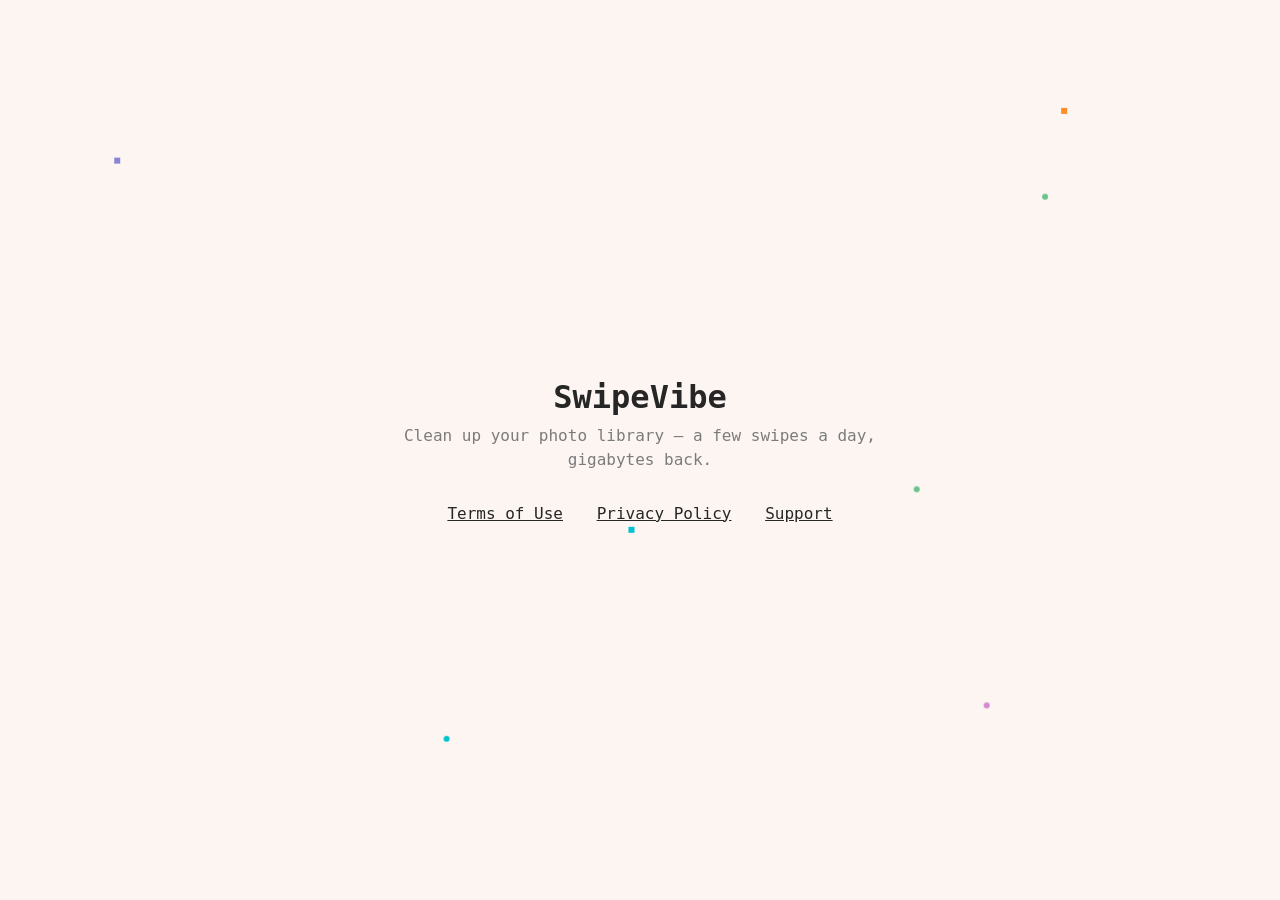
<file: index.html>
<!doctype html>
<html lang="en">
<head>
  <meta charset="utf-8">
  <meta name="viewport" content="width=device-width, initial-scale=1">
  <meta http-equiv="Content-Security-Policy" content="default-src 'self'; script-src 'self'; style-src 'self' 'unsafe-inline'; img-src 'self' data:; object-src 'none'; base-uri 'none'; form-action 'none'">
  <meta name="referrer" content="strict-origin-when-cross-origin">
  <title>SwipeVibe — Clean Up Photos</title>
  <meta name="description" content="SwipeVibe: clean up your photo library with a few swipes a day.">
  <style>
    body {
      margin: 0;
      min-height: 100vh;
      display: grid;
      place-items: center;
      background: #FCF5F2;
      color: #262626;
      font-family: ui-monospace, "SF Mono", Menlo, Consolas, monospace;
    }
    main { position: relative; z-index: 1; max-width: 560px; padding: 48px 24px; text-align: center; }
    h1 { font-size: 32px; margin: 0 0 8px; }
    p { font-size: 16px; line-height: 1.5; margin: 0 0 32px; color: #7B7B7B; }
    nav a { display: inline-block; margin: 0 12px; color: #262626; }
    .floating-shapes { position: fixed; inset: 0; pointer-events: none; z-index: 0; overflow: hidden; }
  </style>
</head>
<body>
  <main>
    <h1>SwipeVibe</h1>
    <p>Clean up your photo library — a few swipes a day, gigabytes back.</p>
    <nav>
      <a href="/terms.html">Terms of Use</a>
      <a href="/privacy.html">Privacy Policy</a>
      <a href="mailto:deep.value4u@gmail.com">Support</a>
    </nav>
  </main>
  <script src="/shapes.js" defer></script>
</body>
</html>
</file>
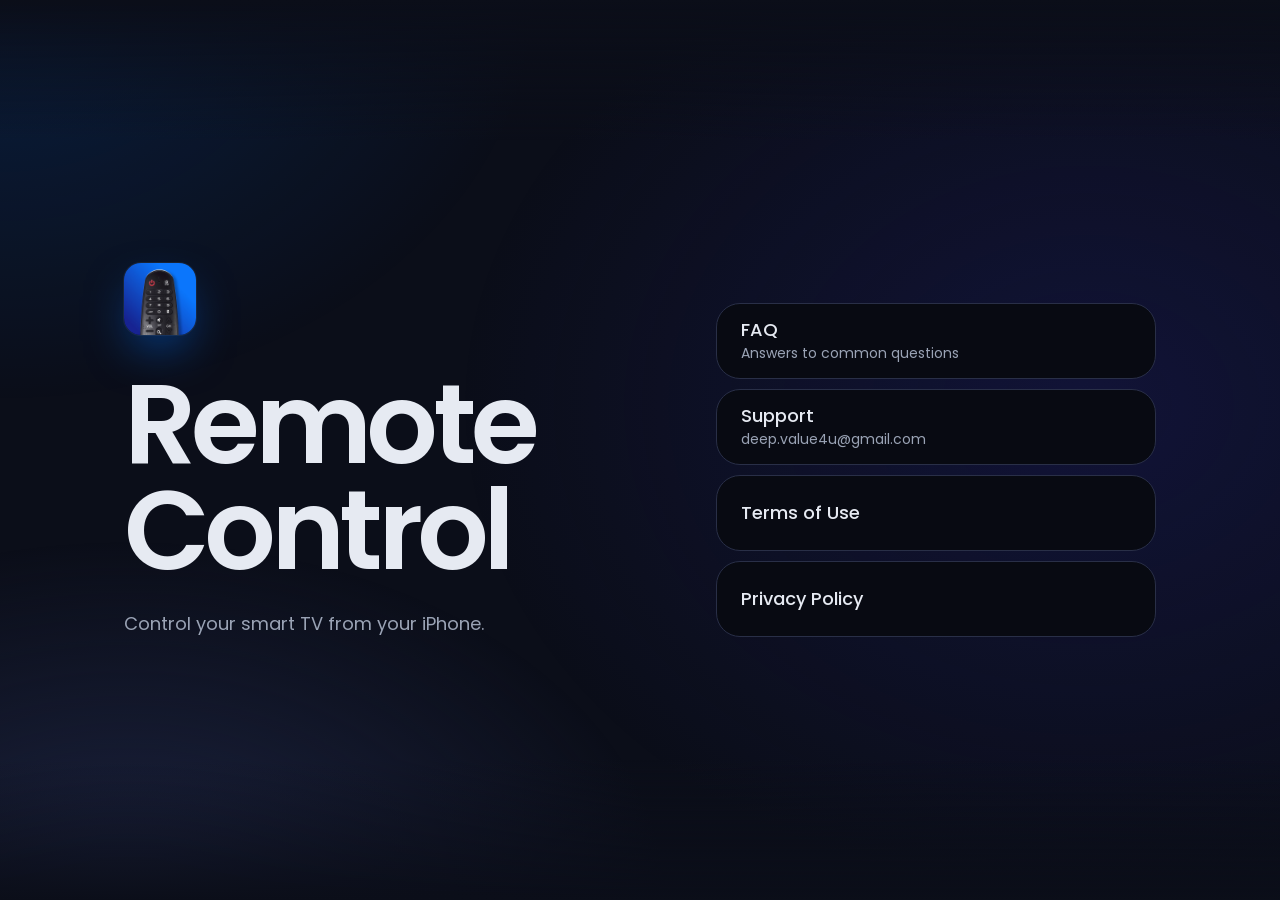
<file: remote-control/index.html>
<!doctype html>
<html lang="en">
<head>
  <meta charset="utf-8">
  <meta name="viewport" content="width=device-width, initial-scale=1">
  <meta http-equiv="Content-Security-Policy" content="default-src 'self'; script-src 'self'; style-src 'self'; img-src 'self' data:; object-src 'none'; base-uri 'none'; form-action 'none'">
  <meta name="referrer" content="strict-origin-when-cross-origin">
  <meta name="theme-color" content="#0B0E19">
  <title>Remote Control — Smart TV Remote</title>
  <meta name="description" content="Remote Control: control your Smart TV from your iPhone over your home Wi-Fi.">
  <link rel="icon" href="icon.png">
  <link rel="stylesheet" href="style.css">
</head>
<body class="landing">
  <main>
    <div class="intro">
      <img class="app-icon" src="icon.png" alt="" width="72" height="72">
      <h1><span>Remote</span> <span>Control</span></h1>
      <p class="tagline">Control your smart TV from your iPhone.</p>
    </div>
    <nav class="menu" aria-label="Help and legal">
      <a href="faq.html"><strong>FAQ</strong><span>Answers to common questions</span></a>
      <a href="mailto:deep.value4u@gmail.com"><strong>Support</strong><span>deep.value4u@gmail.com</span></a>
      <a href="terms.html"><strong>Terms of Use</strong></a>
      <a href="privacy.html"><strong>Privacy Policy</strong></a>
    </nav>
  </main>
</body>
</html>
</file>
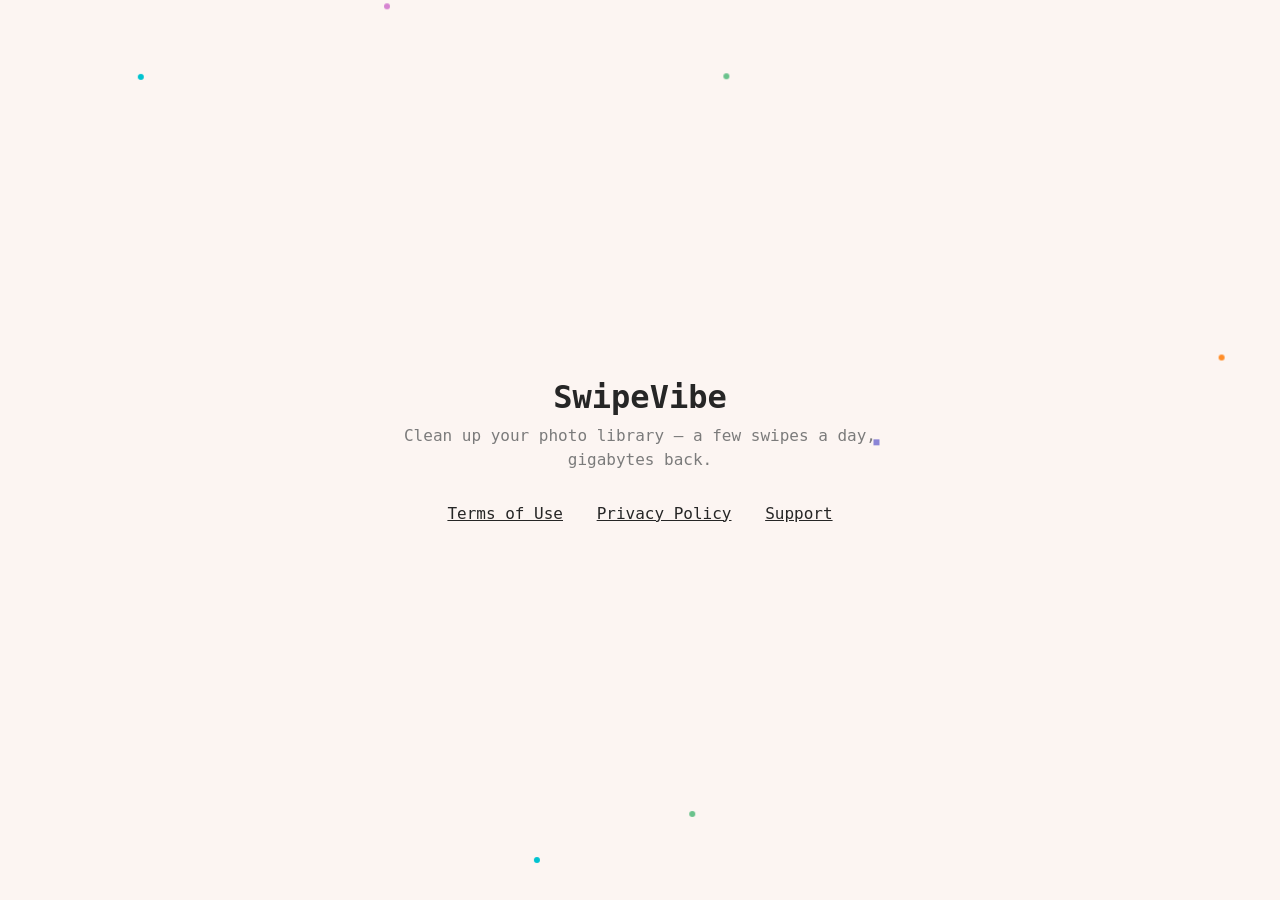
<file: swipe-vibe/index.html>
<!doctype html>
<html lang="en">
<head>
  <meta charset="utf-8">
  <meta name="viewport" content="width=device-width, initial-scale=1">
  <meta http-equiv="Content-Security-Policy" content="default-src 'self'; script-src 'self'; style-src 'self' 'unsafe-inline'; img-src 'self' data:; object-src 'none'; base-uri 'none'; form-action 'none'">
  <meta name="referrer" content="strict-origin-when-cross-origin">
  <title>SwipeVibe — Clean Up Photos</title>
  <meta name="description" content="SwipeVibe: clean up your photo library with a few swipes a day.">
  <style>
    body {
      margin: 0;
      min-height: 100vh;
      display: grid;
      place-items: center;
      background: #FCF5F2;
      color: #262626;
      font-family: ui-monospace, "SF Mono", Menlo, Consolas, monospace;
    }
    main { position: relative; z-index: 1; max-width: 560px; padding: 48px 24px; text-align: center; }
    h1 { font-size: 32px; margin: 0 0 8px; }
    p { font-size: 16px; line-height: 1.5; margin: 0 0 32px; color: #7B7B7B; }
    nav a { display: inline-block; margin: 0 12px; color: #262626; }
    .floating-shapes { position: fixed; inset: 0; pointer-events: none; z-index: 0; overflow: hidden; }
  </style>
</head>
<body>
  <main>
    <h1>SwipeVibe</h1>
    <p>Clean up your photo library — a few swipes a day, gigabytes back.</p>
    <nav>
      <a href="terms.html">Terms of Use</a>
      <a href="privacy.html">Privacy Policy</a>
      <a href="mailto:deep.value4u@gmail.com">Support</a>
    </nav>
  </main>
  <script src="shapes.js" defer></script>
</body>
</html>
</file>
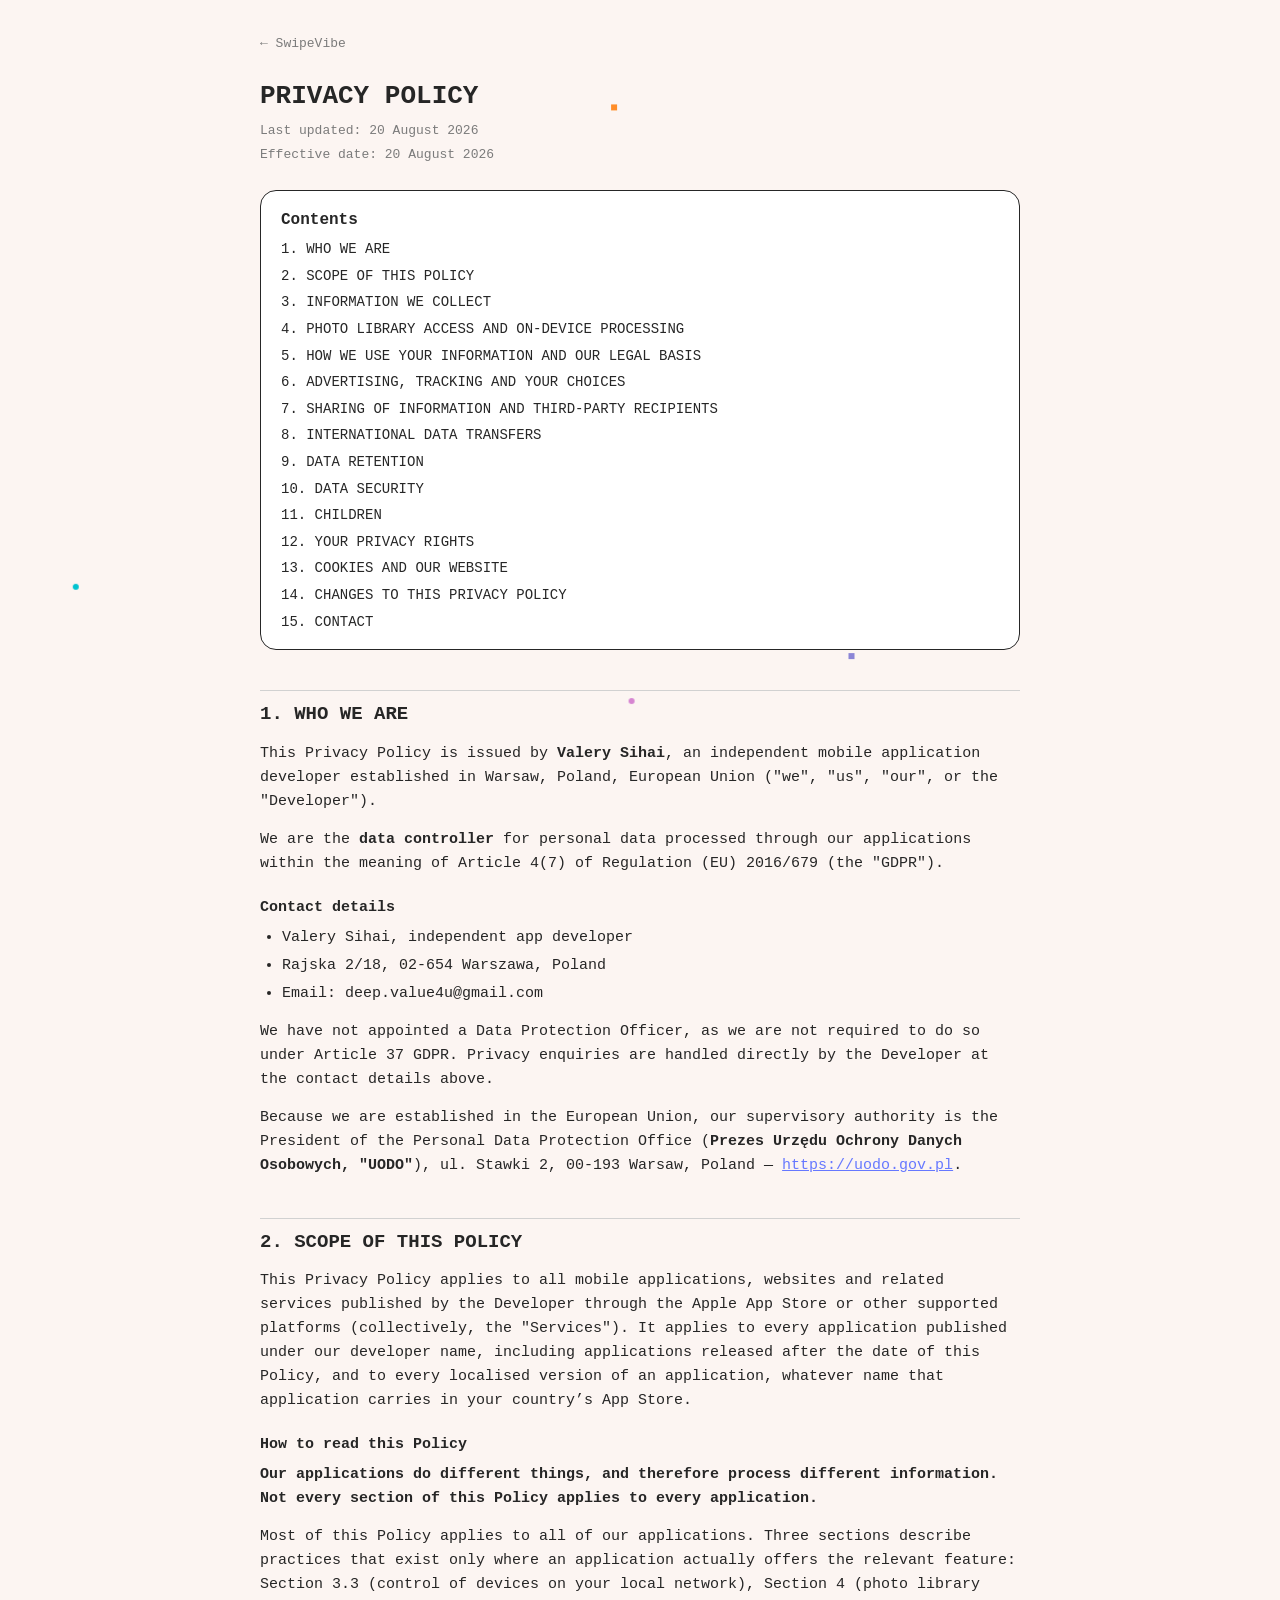
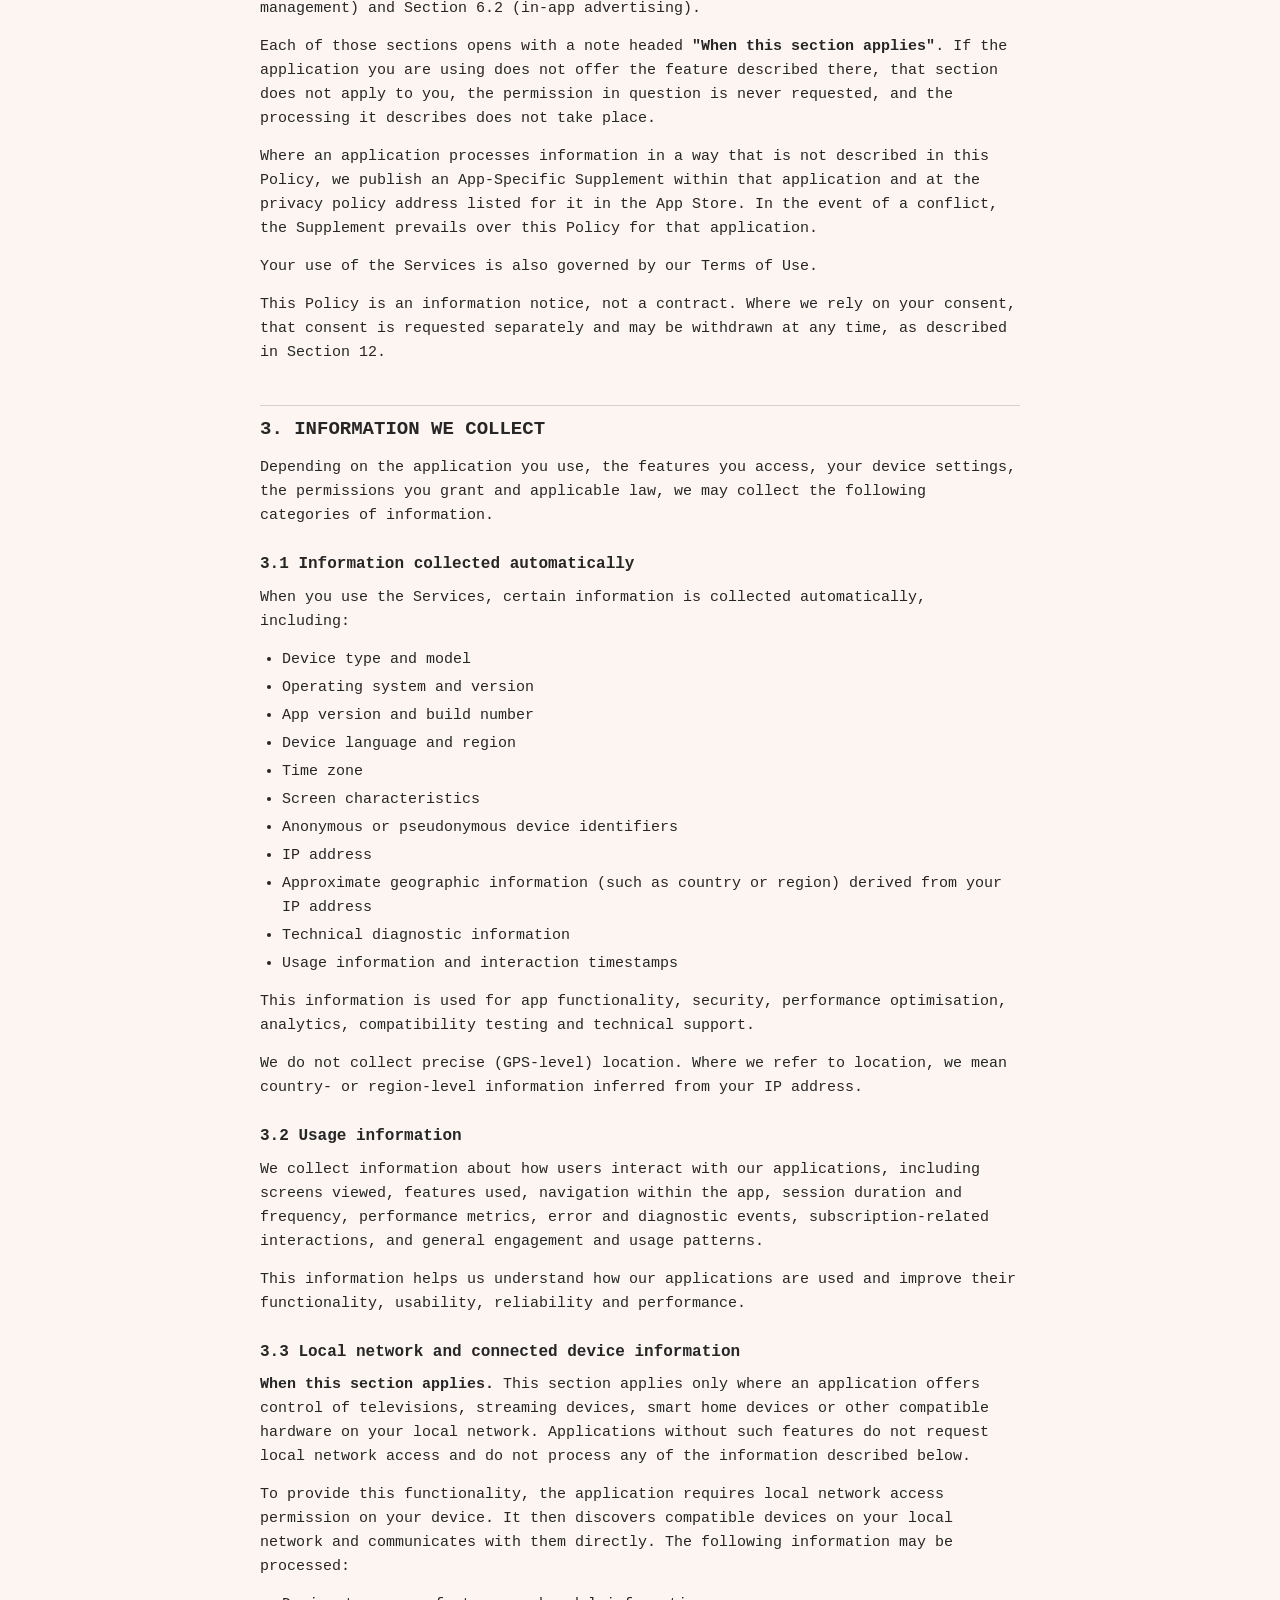
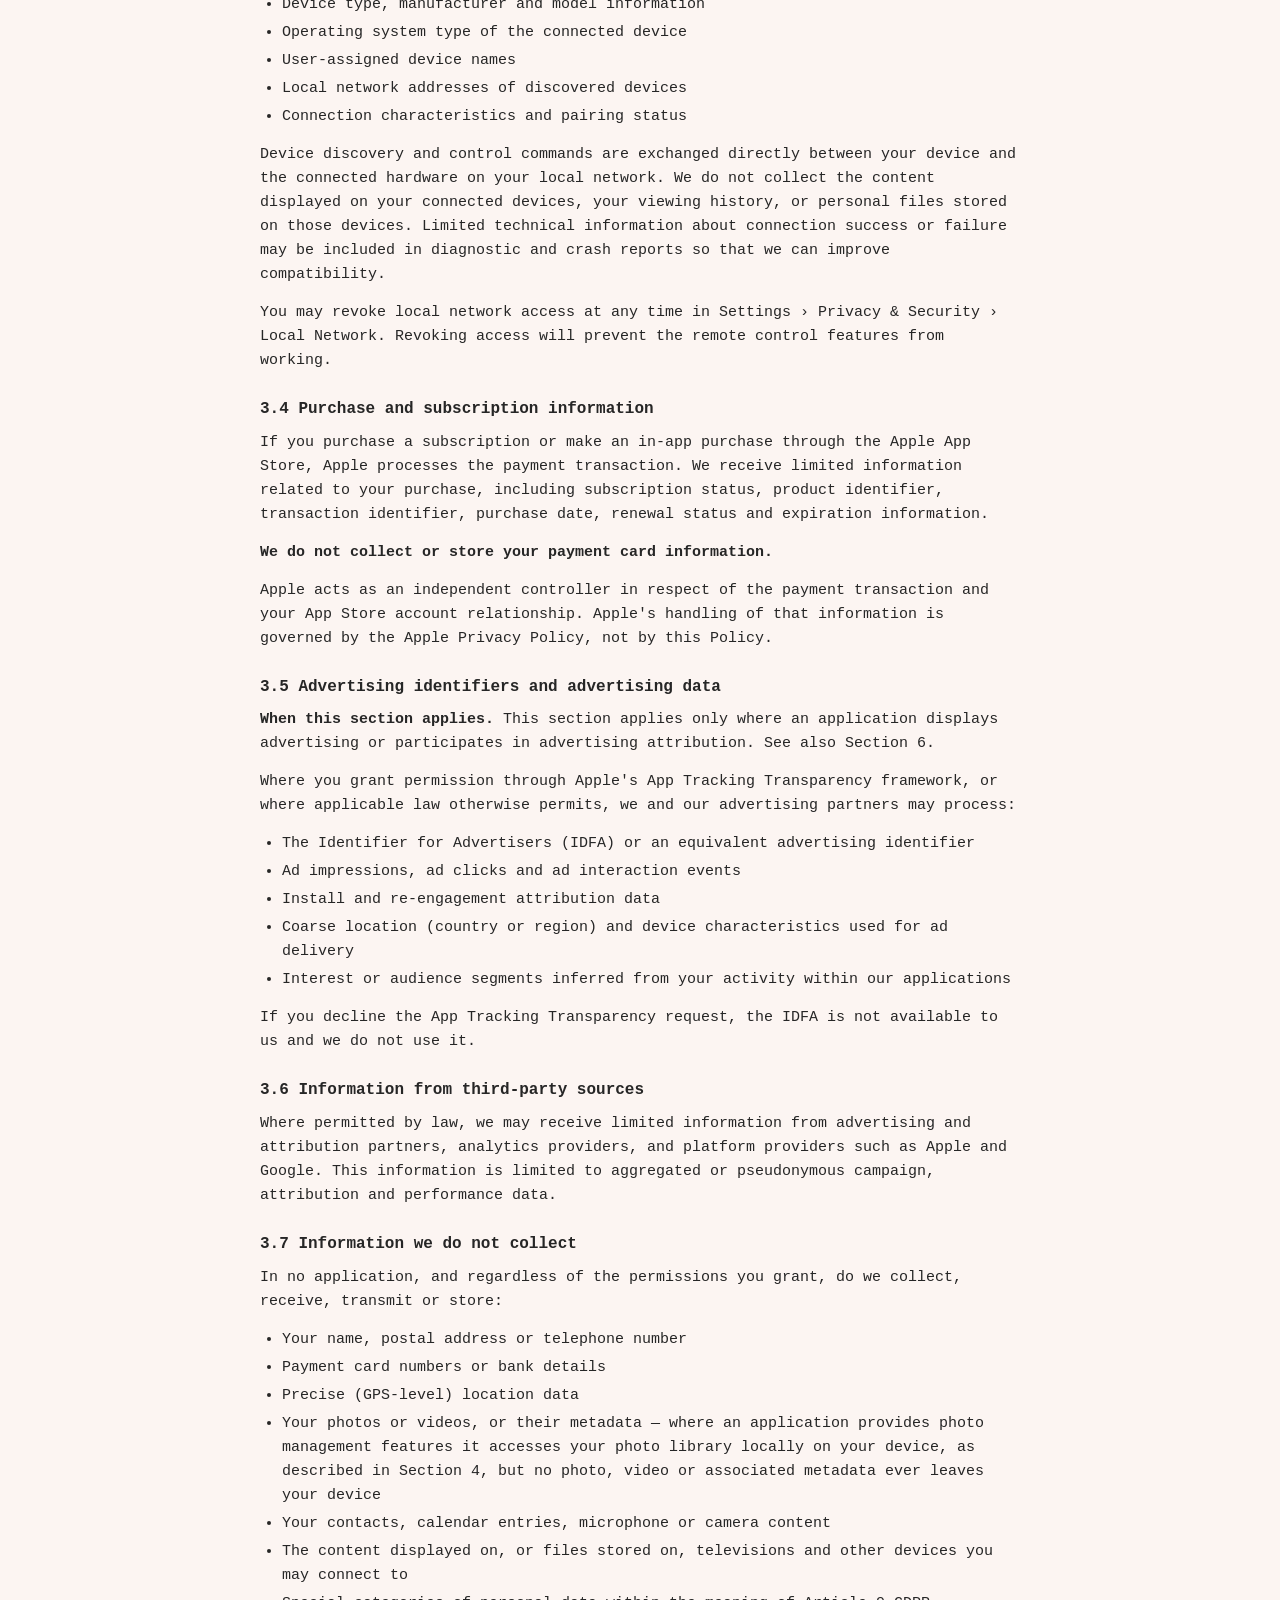
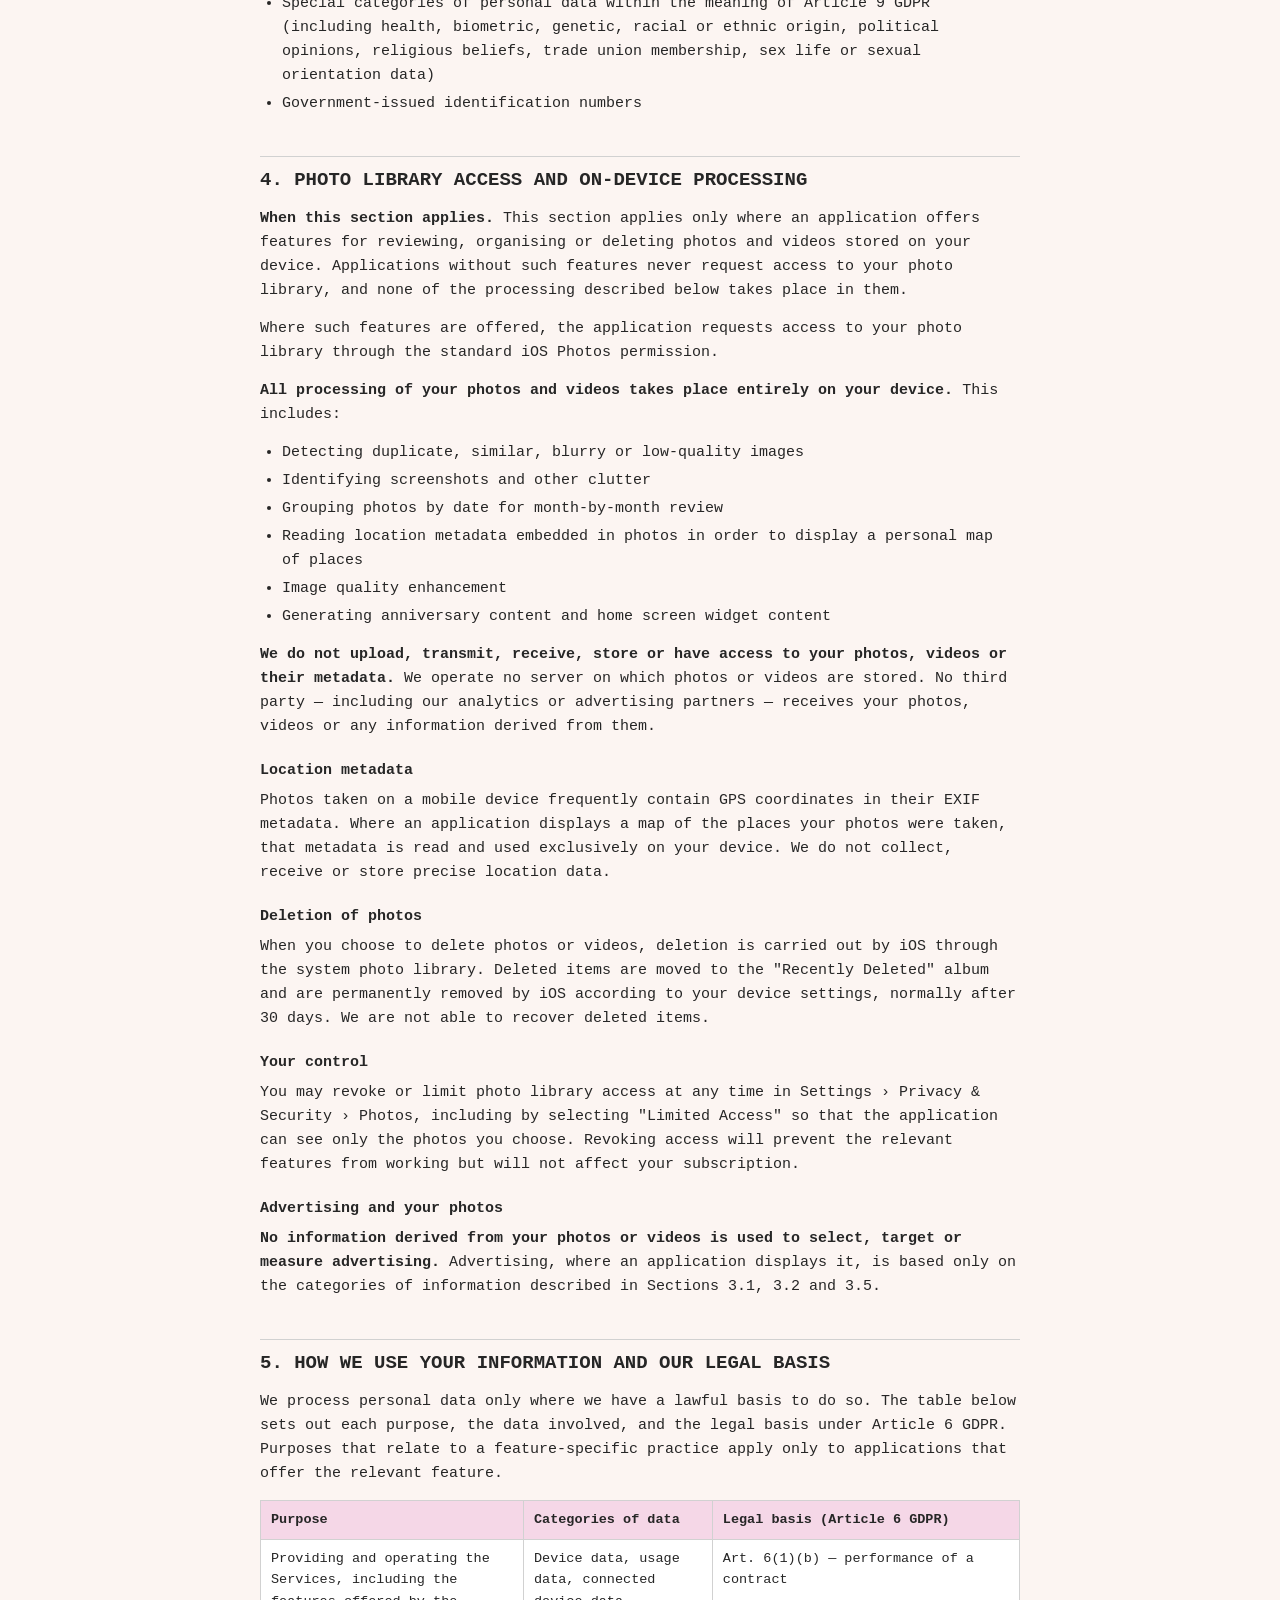
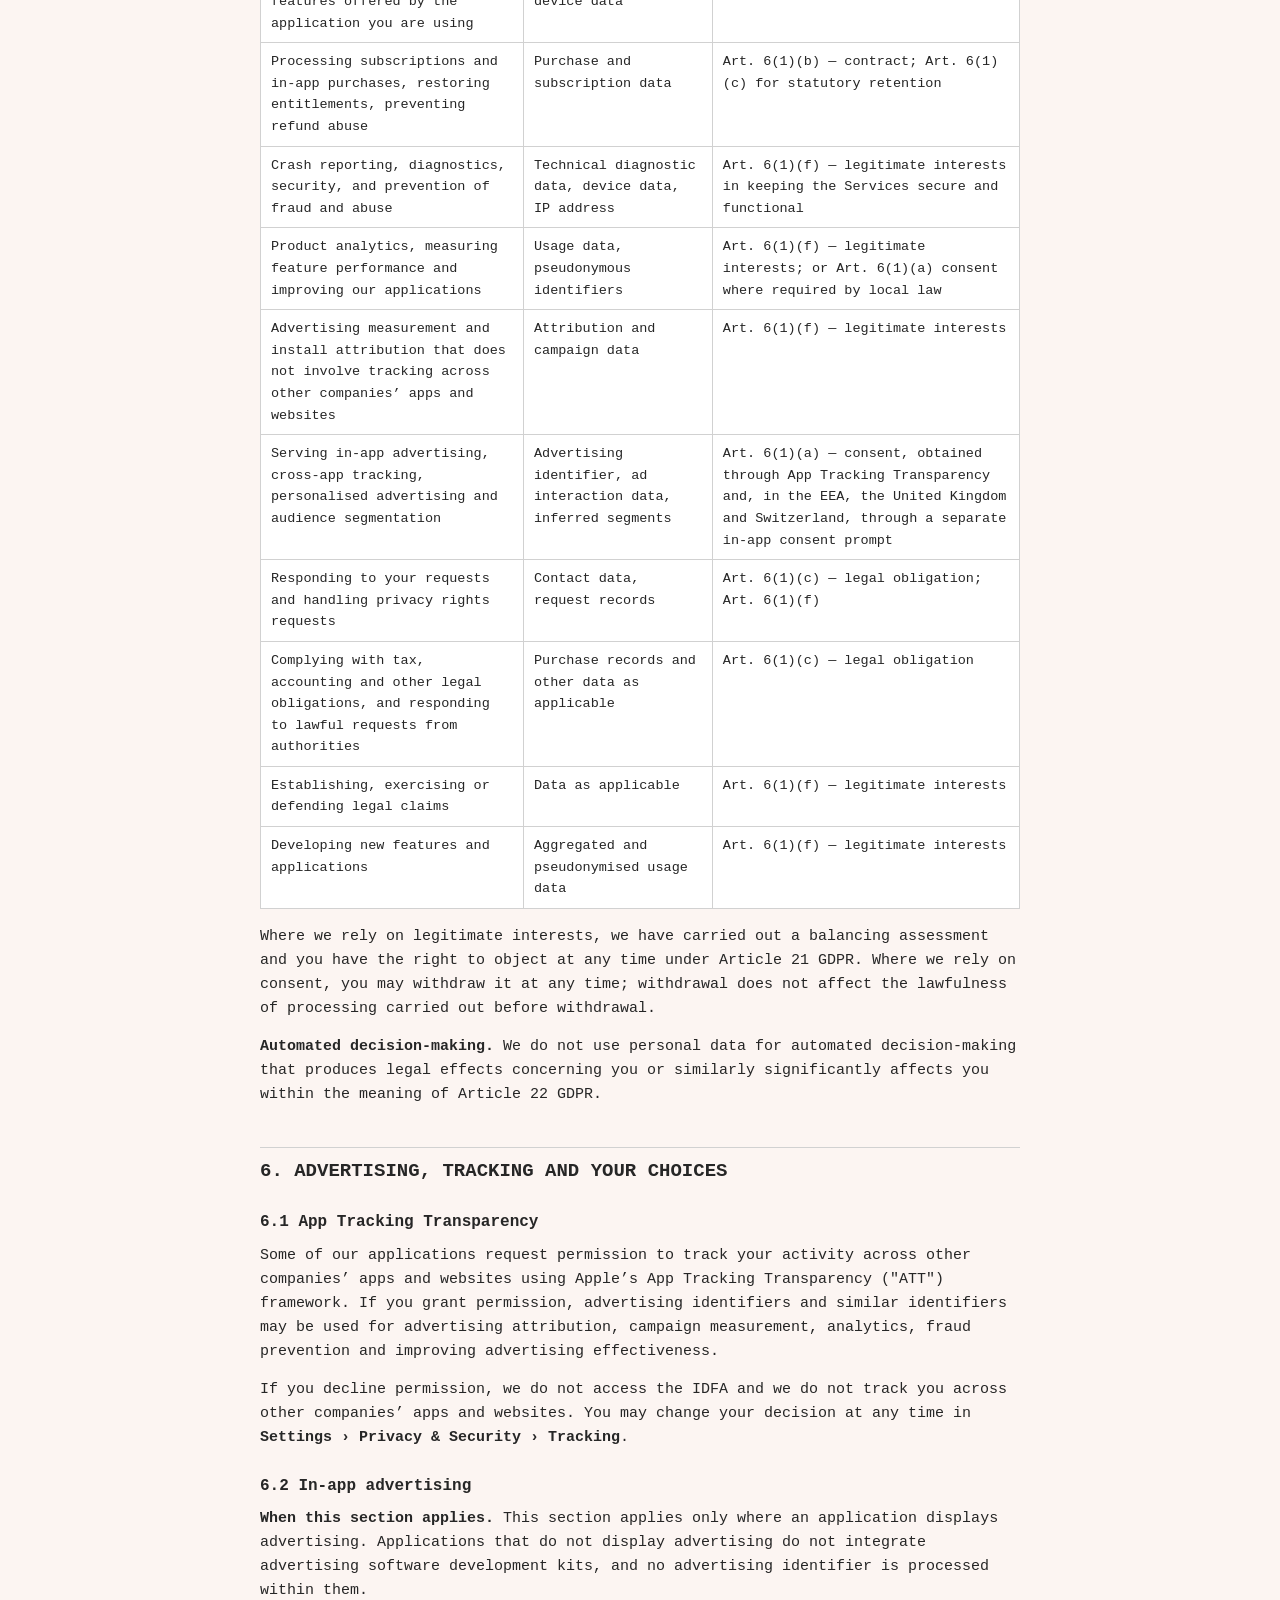
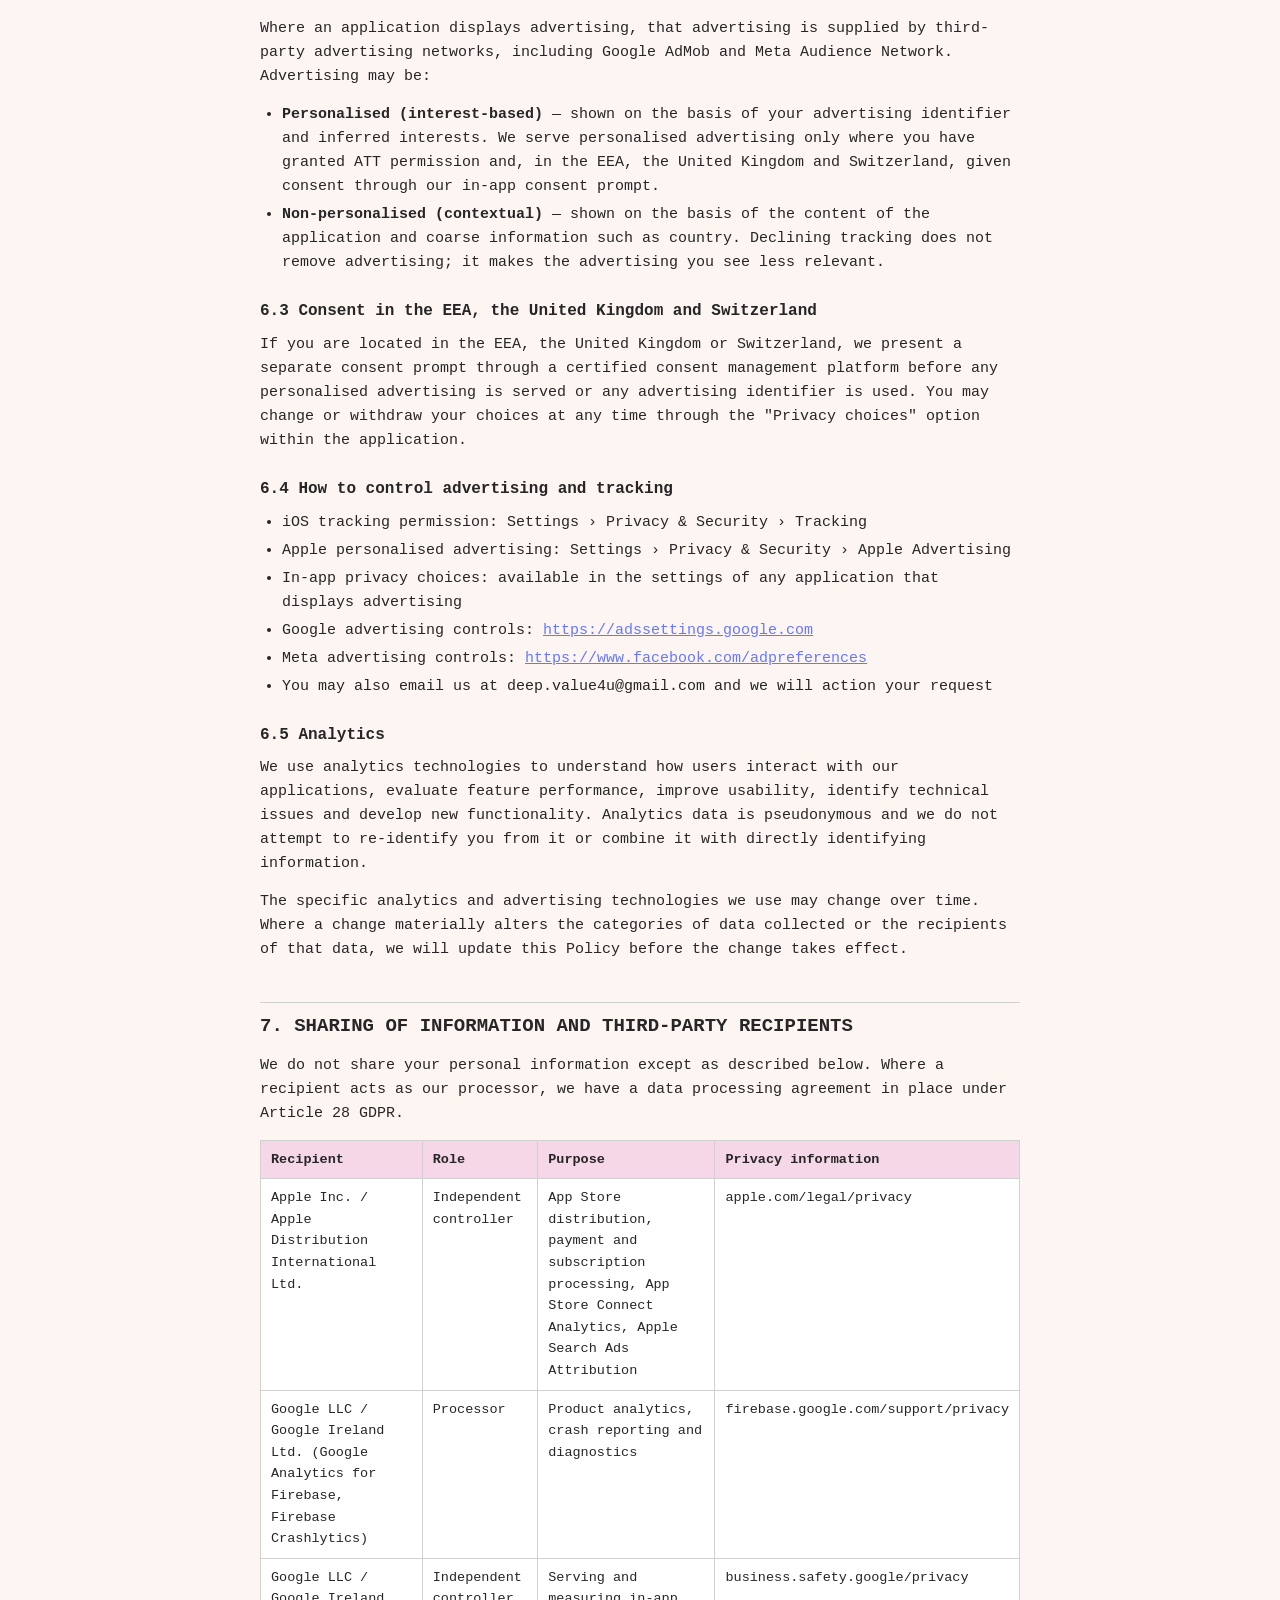
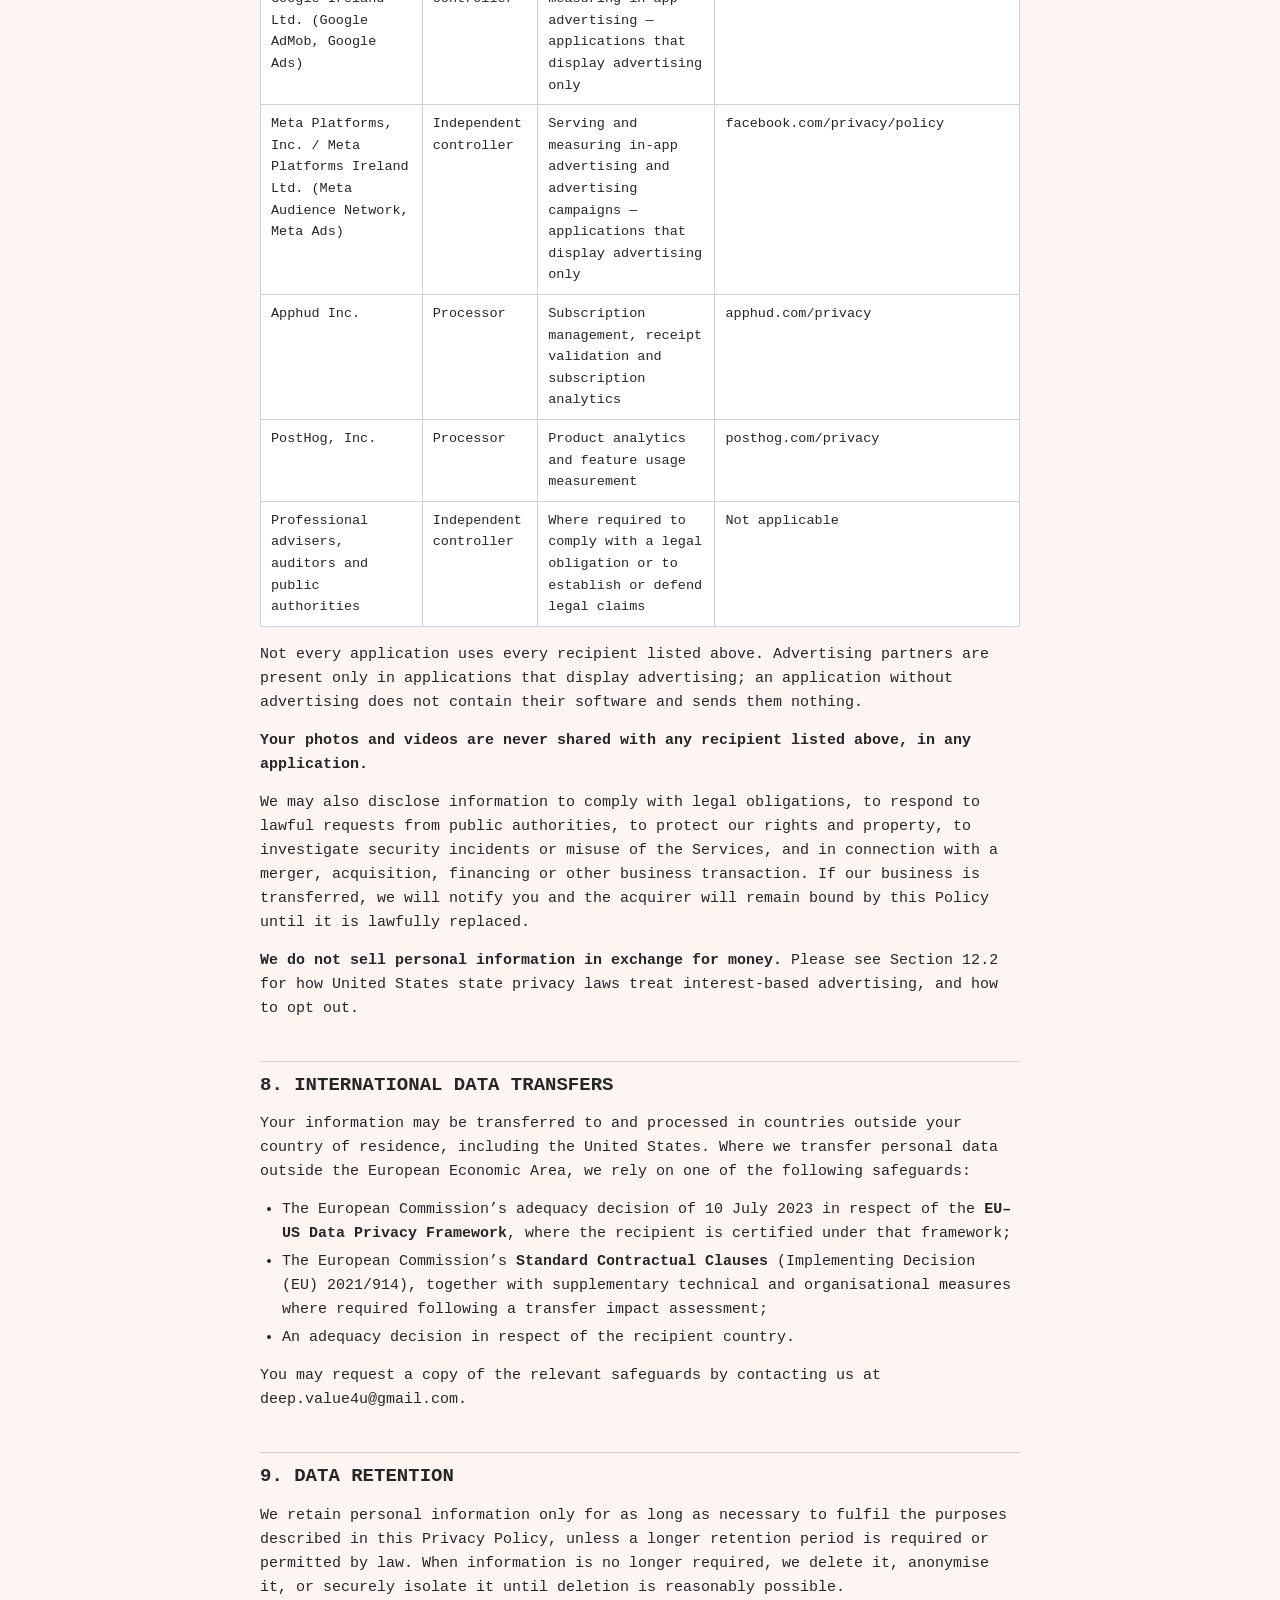
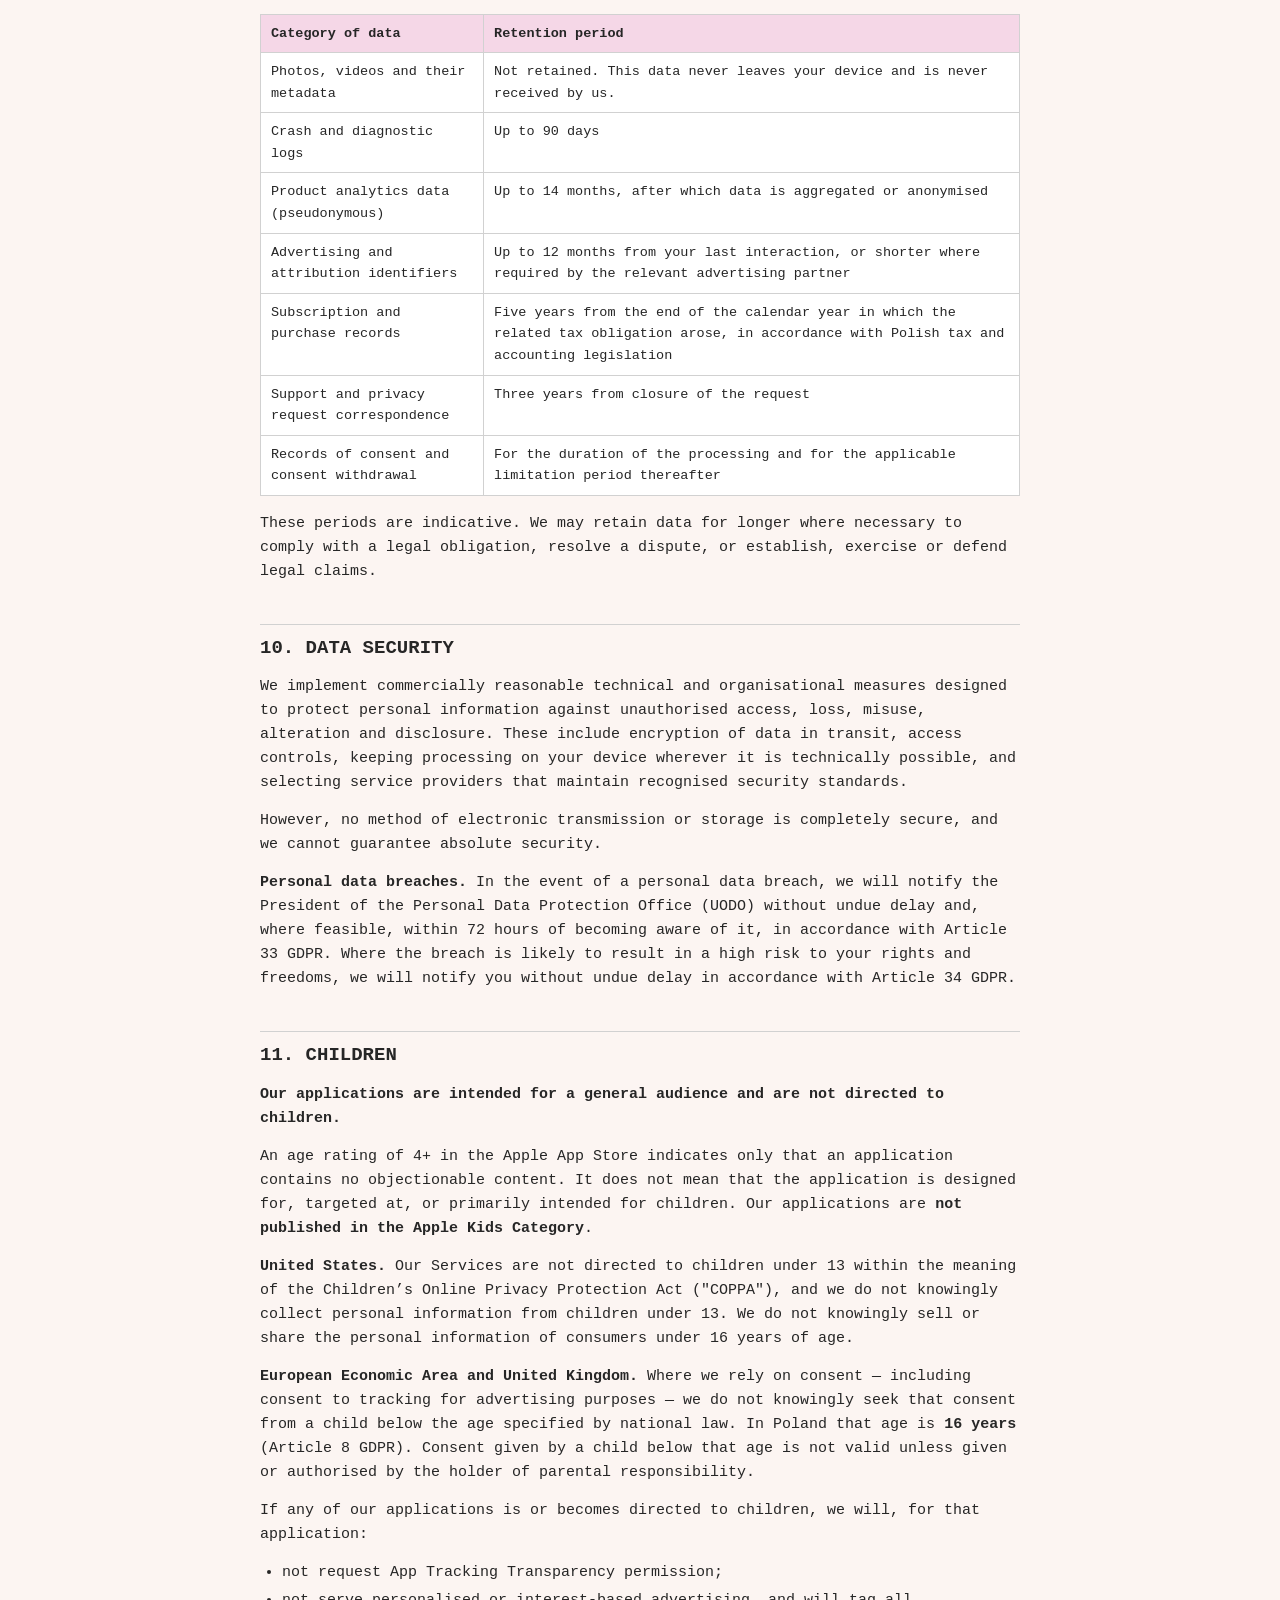
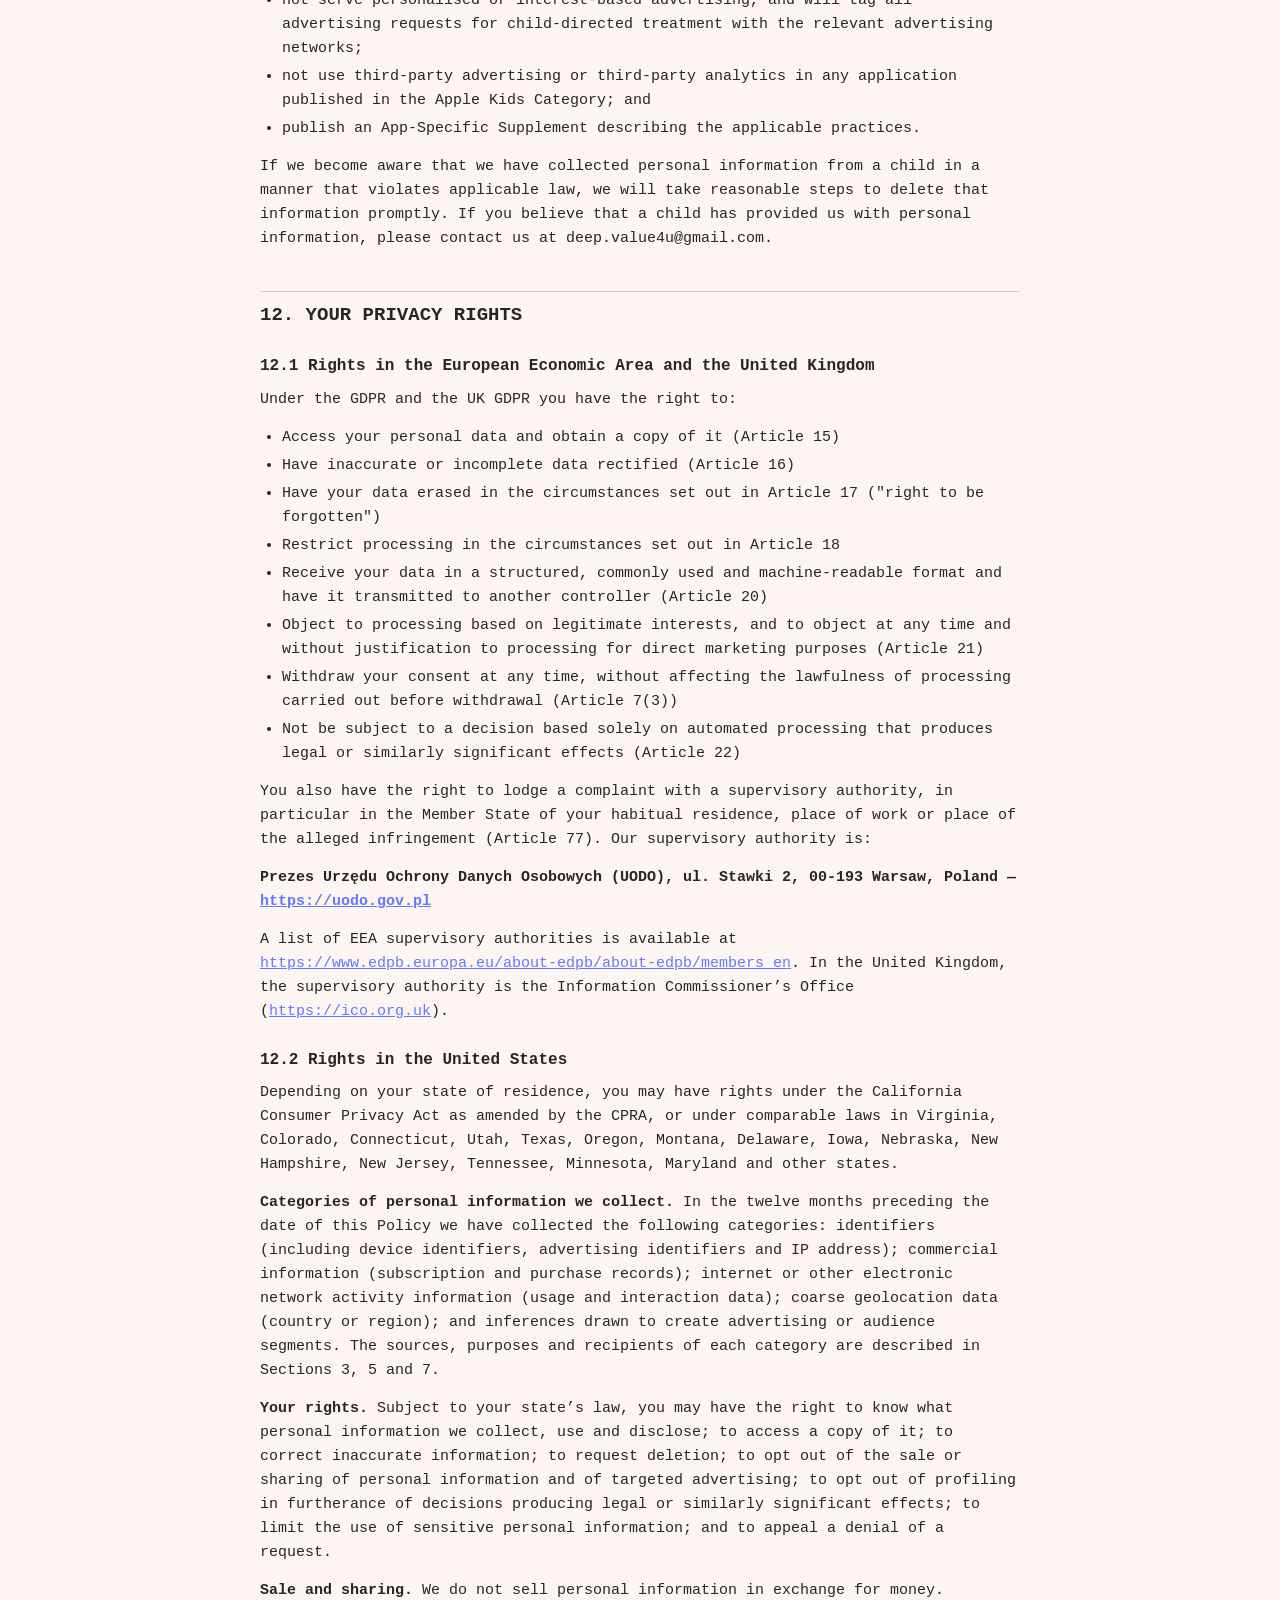
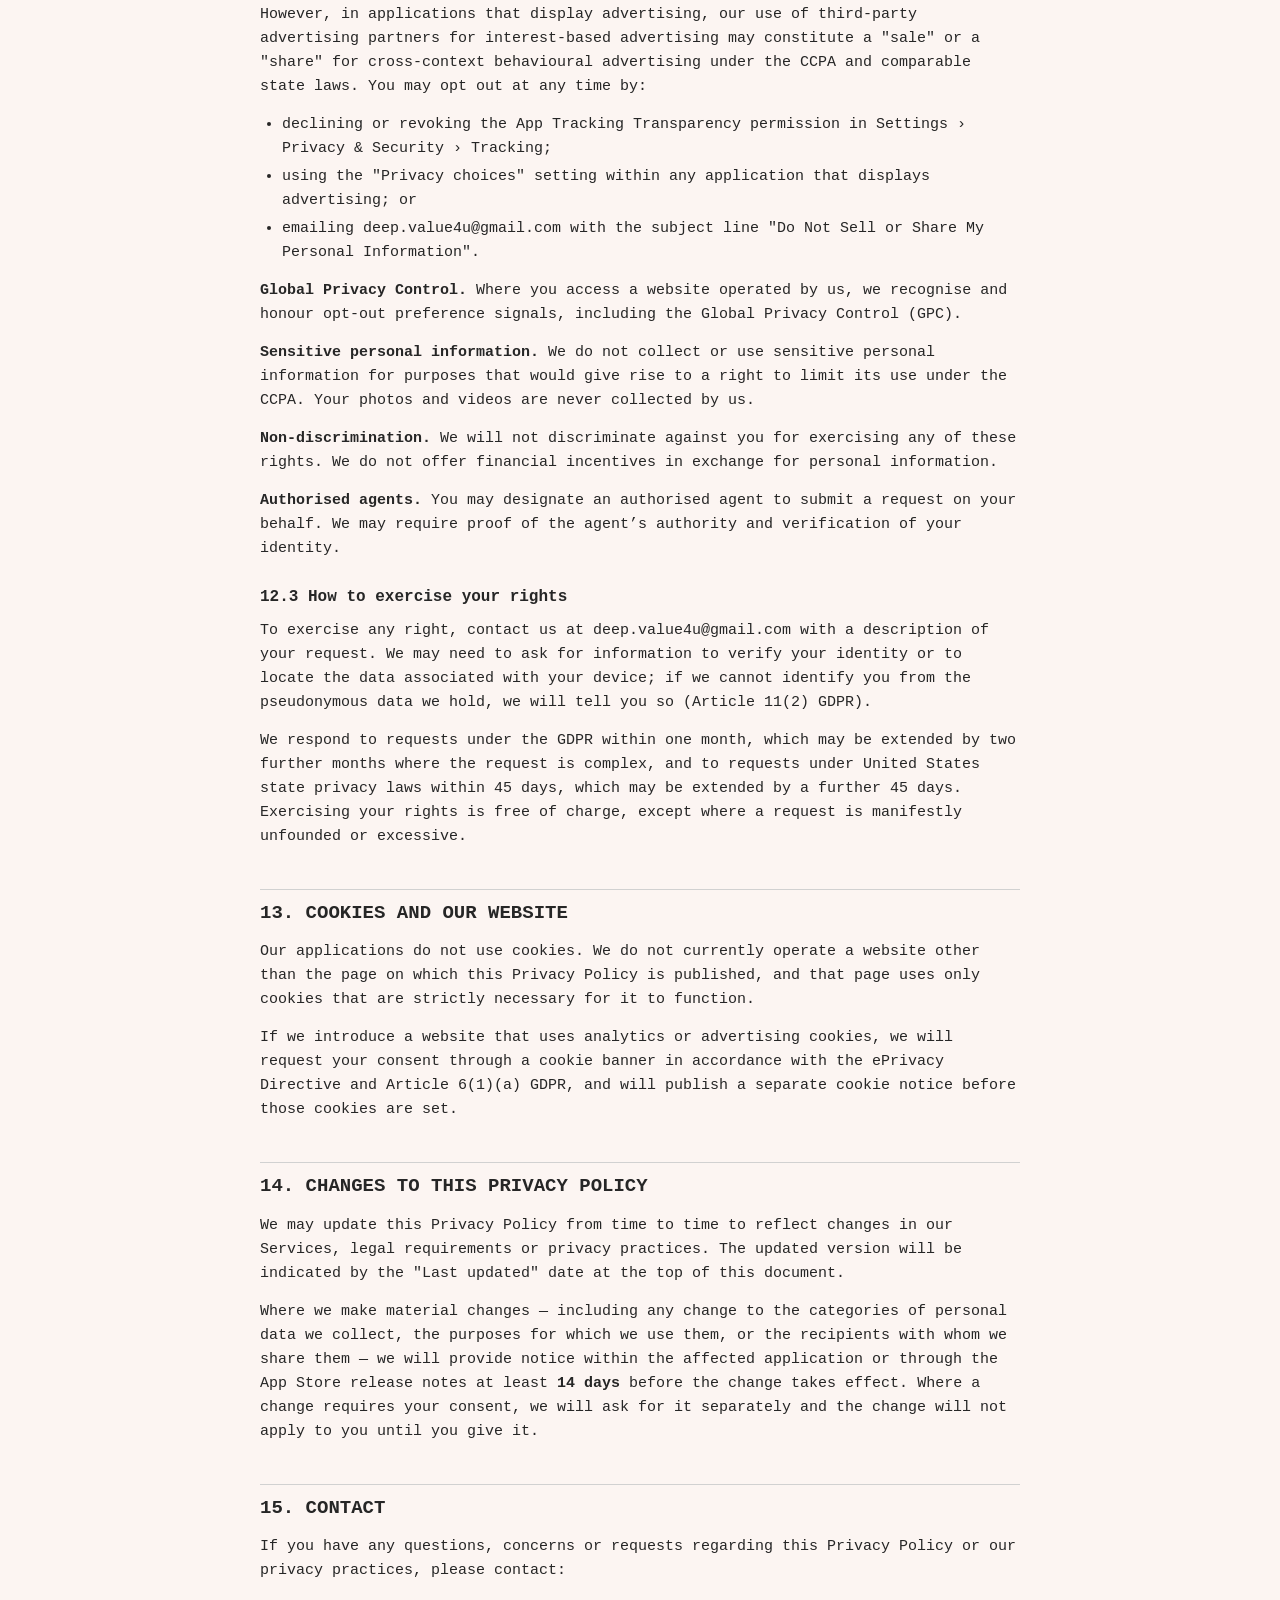
<file: privacy.html>
<!doctype html>
<html lang="en">
<head>
  <meta charset="utf-8">
  <meta name="viewport" content="width=device-width, initial-scale=1">
  <meta http-equiv="Content-Security-Policy" content="default-src 'self'; script-src 'self'; style-src 'self' 'unsafe-inline'; img-src 'self' data:; object-src 'none'; base-uri 'none'; form-action 'none'">
  <meta name="referrer" content="strict-origin-when-cross-origin">
  <title>Privacy Policy — SwipeVibe</title>
  <style>
    :root { --bg: #FCF5F2; --text: #262626; --muted: #7B7B7B; --line: #D1D1D1; --accent: #6678FF; }
    body { margin: 0; background: var(--bg); color: var(--text); font-family: ui-monospace, "SF Mono", Menlo, Consolas, monospace;
           font-size: 15px; line-height: 1.6; -webkit-text-size-adjust: 100%; }
    main { max-width: 760px; margin: 0 auto; padding: 32px 20px 64px; }
    header { margin-bottom: 24px; }
    header a { color: var(--muted); text-decoration: none; font-size: 13px; }
    h1 { font-size: 26px; line-height: 1.25; margin: 16px 0 8px; }
    h2 { font-size: 19px; margin: 40px 0 12px; padding-top: 8px; border-top: 1px solid var(--line); }
    h3 { font-size: 16px; margin: 24px 0 8px; }
    h4 { font-size: 15px; margin: 20px 0 6px; }
    p { margin: 0 0 14px; }
    p.meta { color: var(--muted); margin: 0 0 4px; font-size: 13px; }
    ul { padding-left: 22px; margin: 0 0 14px; }
    li { margin: 4px 0; }
    a { color: var(--accent); word-break: break-word; }
    .toc { background: #fff; border: 1px solid var(--text); border-radius: 16px; padding: 20px; margin: 24px 0 8px; }
    .toc h2 { margin: 0 0 10px; border: 0; padding: 0; font-size: 16px; line-height: 1.2; }
    .toc ol { margin: 0; padding-left: 0; list-style: none; font-size: 14px; }   /* numbers live in the titles */
    .toc li { margin: 0; line-height: 1.9; }
    .toc li:first-child { margin-top: -4px; }   /* trim the line-height slack so top/bottom match the sides */
    .toc li:last-child { margin-bottom: -6px; }
    .toc a { color: var(--text); text-decoration: none; }
    .table-wrap { overflow-x: auto; margin: 0 0 16px; }
    table { border-collapse: collapse; width: 100%; font-size: 13.5px; background: #fff; }
    th, td { border: 1px solid var(--line); padding: 8px 10px; text-align: left; vertical-align: top; }
    th { background: #F5D7E7; }
    footer { margin-top: 48px; padding-top: 16px; border-top: 1px solid var(--line); font-size: 13px; color: var(--muted); }
    footer a { color: var(--muted); }
    .floating-shapes { position: fixed; inset: 0; pointer-events: none; z-index: 0; overflow: hidden; }
    main { position: relative; z-index: 1; }
  </style>
</head>
<body>
  <main>
    <header><a href="/">← SwipeVibe</a></header>
<h1>PRIVACY POLICY</h1>
<p class="meta">Last updated: 20 August 2026</p>
<p class="meta">Effective date: 20 August 2026</p>
<nav class="toc"><h2>Contents</h2><ol><li><a href="#s1">1. WHO WE ARE</a></li><li><a href="#s2">2. SCOPE OF THIS POLICY</a></li><li><a href="#s3">3. INFORMATION WE COLLECT</a></li><li><a href="#s4">4. PHOTO LIBRARY ACCESS AND ON-DEVICE PROCESSING</a></li><li><a href="#s5">5. HOW WE USE YOUR INFORMATION AND OUR LEGAL BASIS</a></li><li><a href="#s6">6. ADVERTISING, TRACKING AND YOUR CHOICES</a></li><li><a href="#s7">7. SHARING OF INFORMATION AND THIRD-PARTY RECIPIENTS</a></li><li><a href="#s8">8. INTERNATIONAL DATA TRANSFERS</a></li><li><a href="#s9">9. DATA RETENTION</a></li><li><a href="#s10">10. DATA SECURITY</a></li><li><a href="#s11">11. CHILDREN</a></li><li><a href="#s12">12. YOUR PRIVACY RIGHTS</a></li><li><a href="#s13">13. COOKIES AND OUR WEBSITE</a></li><li><a href="#s14">14. CHANGES TO THIS PRIVACY POLICY</a></li><li><a href="#s15">15. CONTACT</a></li></ol></nav>
<h2 id="s1">1. WHO WE ARE</h2>
<p>This Privacy Policy is issued by <strong>Valery Sihai</strong>, an independent mobile application developer established in Warsaw, Poland, European Union ("we", "us", "our", or the "Developer").</p>
<p>We are the <strong>data controller</strong> for personal data processed through our applications within the meaning of Article 4(7) of Regulation (EU) 2016/679 (the "GDPR").</p>
<h4>Contact details</h4>
<ul>
<li>Valery Sihai, independent app developer</li>
<li>Rajska 2/18, 02-654 Warszawa, Poland</li>
<li>Email: deep.value4u@gmail.com</li>
</ul>
<p>We have not appointed a Data Protection Officer, as we are not required to do so under Article 37 GDPR. Privacy enquiries are handled directly by the Developer at the contact details above.</p>
<p>Because we are established in the European Union, our supervisory authority is the President of the Personal Data Protection Office (<strong>Prezes Urzędu Ochrony Danych Osobowych, "UODO"</strong>), ul. Stawki 2, 00-193 Warsaw, Poland — <a href="https://uodo.gov.pl" rel="noopener noreferrer">https://uodo.gov.pl</a>.</p>
<h2 id="s2">2. SCOPE OF THIS POLICY</h2>
<p>This Privacy Policy applies to all mobile applications, websites and related services published by the Developer through the Apple App Store or other supported platforms (collectively, the "Services"). It applies to every application published under our developer name, including applications released after the date of this Policy, and to every localised version of an application, whatever name that application carries in your country’s App Store.</p>
<h4>How to read this Policy</h4>
<p><strong>Our applications do different things, and therefore process different information. Not every section of this Policy applies to every application.</strong></p>
<p>Most of this Policy applies to all of our applications. Three sections describe practices that exist only where an application actually offers the relevant feature: Section 3.3 (control of devices on your local network), Section 4 (photo library management) and Section 6.2 (in-app advertising).</p>
<p>Each of those sections opens with a note headed <strong>"When this section applies"</strong>. If the application you are using does not offer the feature described there, that section does not apply to you, the permission in question is never requested, and the processing it describes does not take place.</p>
<p>Where an application processes information in a way that is not described in this Policy, we publish an App-Specific Supplement within that application and at the privacy policy address listed for it in the App Store. In the event of a conflict, the Supplement prevails over this Policy for that application.</p>
<p>Your use of the Services is also governed by our Terms of Use.</p>
<p>This Policy is an information notice, not a contract. Where we rely on your consent, that consent is requested separately and may be withdrawn at any time, as described in Section 12.</p>
<h2 id="s3">3. INFORMATION WE COLLECT</h2>
<p>Depending on the application you use, the features you access, your device settings, the permissions you grant and applicable law, we may collect the following categories of information.</p>
<h3>3.1 Information collected automatically</h3>
<p>When you use the Services, certain information is collected automatically, including:</p>
<ul>
<li>Device type and model</li>
<li>Operating system and version</li>
<li>App version and build number</li>
<li>Device language and region</li>
<li>Time zone</li>
<li>Screen characteristics</li>
<li>Anonymous or pseudonymous device identifiers</li>
<li>IP address</li>
<li>Approximate geographic information (such as country or region) derived from your IP address</li>
<li>Technical diagnostic information</li>
<li>Usage information and interaction timestamps</li>
</ul>
<p>This information is used for app functionality, security, performance optimisation, analytics, compatibility testing and technical support.</p>
<p>We do not collect precise (GPS-level) location. Where we refer to location, we mean country- or region-level information inferred from your IP address.</p>
<h3>3.2 Usage information</h3>
<p>We collect information about how users interact with our applications, including screens viewed, features used, navigation within the app, session duration and frequency, performance metrics, error and diagnostic events, subscription-related interactions, and general engagement and usage patterns.</p>
<p>This information helps us understand how our applications are used and improve their functionality, usability, reliability and performance.</p>
<h3>3.3 Local network and connected device information</h3>
<p><strong>When this section applies.</strong> This section applies only where an application offers control of televisions, streaming devices, smart home devices or other compatible hardware on your local network. Applications without such features do not request local network access and do not process any of the information described below.</p>
<p>To provide this functionality, the application requires local network access permission on your device. It then discovers compatible devices on your local network and communicates with them directly. The following information may be processed:</p>
<ul>
<li>Device type, manufacturer and model information</li>
<li>Operating system type of the connected device</li>
<li>User-assigned device names</li>
<li>Local network addresses of discovered devices</li>
<li>Connection characteristics and pairing status</li>
</ul>
<p>Device discovery and control commands are exchanged directly between your device and the connected hardware on your local network. We do not collect the content displayed on your connected devices, your viewing history, or personal files stored on those devices. Limited technical information about connection success or failure may be included in diagnostic and crash reports so that we can improve compatibility.</p>
<p>You may revoke local network access at any time in Settings › Privacy &amp; Security › Local Network. Revoking access will prevent the remote control features from working.</p>
<h3>3.4 Purchase and subscription information</h3>
<p>If you purchase a subscription or make an in-app purchase through the Apple App Store, Apple processes the payment transaction. We receive limited information related to your purchase, including subscription status, product identifier, transaction identifier, purchase date, renewal status and expiration information.</p>
<p><strong>We do not collect or store your payment card information.</strong></p>
<p>Apple acts as an independent controller in respect of the payment transaction and your App Store account relationship. Apple's handling of that information is governed by the Apple Privacy Policy, not by this Policy.</p>
<h3>3.5 Advertising identifiers and advertising data</h3>
<p><strong>When this section applies.</strong> This section applies only where an application displays advertising or participates in advertising attribution. See also Section 6.</p>
<p>Where you grant permission through Apple's App Tracking Transparency framework, or where applicable law otherwise permits, we and our advertising partners may process:</p>
<ul>
<li>The Identifier for Advertisers (IDFA) or an equivalent advertising identifier</li>
<li>Ad impressions, ad clicks and ad interaction events</li>
<li>Install and re-engagement attribution data</li>
<li>Coarse location (country or region) and device characteristics used for ad delivery</li>
<li>Interest or audience segments inferred from your activity within our applications</li>
</ul>
<p>If you decline the App Tracking Transparency request, the IDFA is not available to us and we do not use it.</p>
<h3>3.6 Information from third-party sources</h3>
<p>Where permitted by law, we may receive limited information from advertising and attribution partners, analytics providers, and platform providers such as Apple and Google. This information is limited to aggregated or pseudonymous campaign, attribution and performance data.</p>
<h3>3.7 Information we do not collect</h3>
<p>In no application, and regardless of the permissions you grant, do we collect, receive, transmit or store:</p>
<ul>
<li>Your name, postal address or telephone number</li>
<li>Payment card numbers or bank details</li>
<li>Precise (GPS-level) location data</li>
<li>Your photos or videos, or their metadata — where an application provides photo management features it accesses your photo library locally on your device, as described in Section 4, but no photo, video or associated metadata ever leaves your device</li>
<li>Your contacts, calendar entries, microphone or camera content</li>
<li>The content displayed on, or files stored on, televisions and other devices you may connect to</li>
<li>Special categories of personal data within the meaning of Article 9 GDPR (including health, biometric, genetic, racial or ethnic origin, political opinions, religious beliefs, trade union membership, sex life or sexual orientation data)</li>
<li>Government-issued identification numbers</li>
</ul>
<h2 id="s4">4. PHOTO LIBRARY ACCESS AND ON-DEVICE PROCESSING</h2>
<p><strong>When this section applies.</strong> This section applies only where an application offers features for reviewing, organising or deleting photos and videos stored on your device. Applications without such features never request access to your photo library, and none of the processing described below takes place in them.</p>
<p>Where such features are offered, the application requests access to your photo library through the standard iOS Photos permission.</p>
<p><strong>All processing of your photos and videos takes place entirely on your device.</strong> This includes:</p>
<ul>
<li>Detecting duplicate, similar, blurry or low-quality images</li>
<li>Identifying screenshots and other clutter</li>
<li>Grouping photos by date for month-by-month review</li>
<li>Reading location metadata embedded in photos in order to display a personal map of places</li>
<li>Image quality enhancement</li>
<li>Generating anniversary content and home screen widget content</li>
</ul>
<p><strong>We do not upload, transmit, receive, store or have access to your photos, videos or their metadata.</strong> We operate no server on which photos or videos are stored. No third party — including our analytics or advertising partners — receives your photos, videos or any information derived from them.</p>
<h4>Location metadata</h4>
<p>Photos taken on a mobile device frequently contain GPS coordinates in their EXIF metadata. Where an application displays a map of the places your photos were taken, that metadata is read and used exclusively on your device. We do not collect, receive or store precise location data.</p>
<h4>Deletion of photos</h4>
<p>When you choose to delete photos or videos, deletion is carried out by iOS through the system photo library. Deleted items are moved to the "Recently Deleted" album and are permanently removed by iOS according to your device settings, normally after 30 days. We are not able to recover deleted items.</p>
<h4>Your control</h4>
<p>You may revoke or limit photo library access at any time in Settings › Privacy &amp; Security › Photos, including by selecting "Limited Access" so that the application can see only the photos you choose. Revoking access will prevent the relevant features from working but will not affect your subscription.</p>
<h4>Advertising and your photos</h4>
<p><strong>No information derived from your photos or videos is used to select, target or measure advertising.</strong> Advertising, where an application displays it, is based only on the categories of information described in Sections 3.1, 3.2 and 3.5.</p>
<h2 id="s5">5. HOW WE USE YOUR INFORMATION AND OUR LEGAL BASIS</h2>
<p>We process personal data only where we have a lawful basis to do so. The table below sets out each purpose, the data involved, and the legal basis under Article 6 GDPR. Purposes that relate to a feature-specific practice apply only to applications that offer the relevant feature.</p>
<div class="table-wrap"><table><thead><tr><th>Purpose</th><th>Categories of data</th><th>Legal basis (Article 6 GDPR)</th></tr></thead><tbody>
<tr><td>Providing and operating the Services, including the features offered by the application you are using</td><td>Device data, usage data, connected device data</td><td>Art. 6(1)(b) — performance of a contract</td></tr>
<tr><td>Processing subscriptions and in-app purchases, restoring entitlements, preventing refund abuse</td><td>Purchase and subscription data</td><td>Art. 6(1)(b) — contract; Art. 6(1)(c) for statutory retention</td></tr>
<tr><td>Crash reporting, diagnostics, security, and prevention of fraud and abuse</td><td>Technical diagnostic data, device data, IP address</td><td>Art. 6(1)(f) — legitimate interests in keeping the Services secure and functional</td></tr>
<tr><td>Product analytics, measuring feature performance and improving our applications</td><td>Usage data, pseudonymous identifiers</td><td>Art. 6(1)(f) — legitimate interests; or Art. 6(1)(a) consent where required by local law</td></tr>
<tr><td>Advertising measurement and install attribution that does not involve tracking across other companies’ apps and websites</td><td>Attribution and campaign data</td><td>Art. 6(1)(f) — legitimate interests</td></tr>
<tr><td>Serving in-app advertising, cross-app tracking, personalised advertising and audience segmentation</td><td>Advertising identifier, ad interaction data, inferred segments</td><td>Art. 6(1)(a) — consent, obtained through App Tracking Transparency and, in the EEA, the United Kingdom and Switzerland, through a separate in-app consent prompt</td></tr>
<tr><td>Responding to your requests and handling privacy rights requests</td><td>Contact data, request records</td><td>Art. 6(1)(c) — legal obligation; Art. 6(1)(f)</td></tr>
<tr><td>Complying with tax, accounting and other legal obligations, and responding to lawful requests from authorities</td><td>Purchase records and other data as applicable</td><td>Art. 6(1)(c) — legal obligation</td></tr>
<tr><td>Establishing, exercising or defending legal claims</td><td>Data as applicable</td><td>Art. 6(1)(f) — legitimate interests</td></tr>
<tr><td>Developing new features and applications</td><td>Aggregated and pseudonymised usage data</td><td>Art. 6(1)(f) — legitimate interests</td></tr>
</tbody></table></div>
<p>Where we rely on legitimate interests, we have carried out a balancing assessment and you have the right to object at any time under Article 21 GDPR. Where we rely on consent, you may withdraw it at any time; withdrawal does not affect the lawfulness of processing carried out before withdrawal.</p>
<p><strong>Automated decision-making.</strong> We do not use personal data for automated decision-making that produces legal effects concerning you or similarly significantly affects you within the meaning of Article 22 GDPR.</p>
<h2 id="s6">6. ADVERTISING, TRACKING AND YOUR CHOICES</h2>
<h3>6.1 App Tracking Transparency</h3>
<p>Some of our applications request permission to track your activity across other companies’ apps and websites using Apple’s App Tracking Transparency ("ATT") framework. If you grant permission, advertising identifiers and similar identifiers may be used for advertising attribution, campaign measurement, analytics, fraud prevention and improving advertising effectiveness.</p>
<p>If you decline permission, we do not access the IDFA and we do not track you across other companies’ apps and websites. You may change your decision at any time in <strong>Settings › Privacy &amp; Security › Tracking</strong>.</p>
<h3>6.2 In-app advertising</h3>
<p><strong>When this section applies.</strong> This section applies only where an application displays advertising. Applications that do not display advertising do not integrate advertising software development kits, and no advertising identifier is processed within them.</p>
<p>Where an application displays advertising, that advertising is supplied by third-party advertising networks, including Google AdMob and Meta Audience Network. Advertising may be:</p>
<ul>
<li><strong>Personalised (interest-based)</strong> — shown on the basis of your advertising identifier and inferred interests. We serve personalised advertising only where you have granted ATT permission and, in the EEA, the United Kingdom and Switzerland, given consent through our in-app consent prompt.</li>
<li><strong>Non-personalised (contextual)</strong> — shown on the basis of the content of the application and coarse information such as country. Declining tracking does not remove advertising; it makes the advertising you see less relevant.</li>
</ul>
<h3>6.3 Consent in the EEA, the United Kingdom and Switzerland</h3>
<p>If you are located in the EEA, the United Kingdom or Switzerland, we present a separate consent prompt through a certified consent management platform before any personalised advertising is served or any advertising identifier is used. You may change or withdraw your choices at any time through the "Privacy choices" option within the application.</p>
<h3>6.4 How to control advertising and tracking</h3>
<ul>
<li>iOS tracking permission: Settings › Privacy &amp; Security › Tracking</li>
<li>Apple personalised advertising: Settings › Privacy &amp; Security › Apple Advertising</li>
<li>In-app privacy choices: available in the settings of any application that displays advertising</li>
<li>Google advertising controls: <a href="https://adssettings.google.com" rel="noopener noreferrer">https://adssettings.google.com</a></li>
<li>Meta advertising controls: <a href="https://www.facebook.com/adpreferences" rel="noopener noreferrer">https://www.facebook.com/adpreferences</a></li>
<li>You may also email us at deep.value4u@gmail.com and we will action your request</li>
</ul>
<h3>6.5 Analytics</h3>
<p>We use analytics technologies to understand how users interact with our applications, evaluate feature performance, improve usability, identify technical issues and develop new functionality. Analytics data is pseudonymous and we do not attempt to re-identify you from it or combine it with directly identifying information.</p>
<p>The specific analytics and advertising technologies we use may change over time. Where a change materially alters the categories of data collected or the recipients of that data, we will update this Policy before the change takes effect.</p>
<h2 id="s7">7. SHARING OF INFORMATION AND THIRD-PARTY RECIPIENTS</h2>
<p>We do not share your personal information except as described below. Where a recipient acts as our processor, we have a data processing agreement in place under Article 28 GDPR.</p>
<div class="table-wrap"><table><thead><tr><th>Recipient</th><th>Role</th><th>Purpose</th><th>Privacy information</th></tr></thead><tbody>
<tr><td>Apple Inc. / Apple Distribution International Ltd.</td><td>Independent controller</td><td>App Store distribution, payment and subscription processing, App Store Connect Analytics, Apple Search Ads Attribution</td><td>apple.com/legal/privacy</td></tr>
<tr><td>Google LLC / Google Ireland Ltd. (Google Analytics for Firebase, Firebase Crashlytics)</td><td>Processor</td><td>Product analytics, crash reporting and diagnostics</td><td>firebase.google.com/support/privacy</td></tr>
<tr><td>Google LLC / Google Ireland Ltd. (Google AdMob, Google Ads)</td><td>Independent controller</td><td>Serving and measuring in-app advertising — applications that display advertising only</td><td>business.safety.google/privacy</td></tr>
<tr><td>Meta Platforms, Inc. / Meta Platforms Ireland Ltd. (Meta Audience Network, Meta Ads)</td><td>Independent controller</td><td>Serving and measuring in-app advertising and advertising campaigns — applications that display advertising only</td><td>facebook.com/privacy/policy</td></tr>
<tr><td>Apphud Inc.</td><td>Processor</td><td>Subscription management, receipt validation and subscription analytics</td><td>apphud.com/privacy</td></tr>
<tr><td>PostHog, Inc.</td><td>Processor</td><td>Product analytics and feature usage measurement</td><td>posthog.com/privacy</td></tr>
<tr><td>Professional advisers, auditors and public authorities</td><td>Independent controller</td><td>Where required to comply with a legal obligation or to establish or defend legal claims</td><td>Not applicable</td></tr>
</tbody></table></div>
<p>Not every application uses every recipient listed above. Advertising partners are present only in applications that display advertising; an application without advertising does not contain their software and sends them nothing.</p>
<p><strong>Your photos and videos are never shared with any recipient listed above, in any application.</strong></p>
<p>We may also disclose information to comply with legal obligations, to respond to lawful requests from public authorities, to protect our rights and property, to investigate security incidents or misuse of the Services, and in connection with a merger, acquisition, financing or other business transaction. If our business is transferred, we will notify you and the acquirer will remain bound by this Policy until it is lawfully replaced.</p>
<p><strong>We do not sell personal information in exchange for money.</strong> Please see Section 12.2 for how United States state privacy laws treat interest-based advertising, and how to opt out.</p>
<h2 id="s8">8. INTERNATIONAL DATA TRANSFERS</h2>
<p>Your information may be transferred to and processed in countries outside your country of residence, including the United States. Where we transfer personal data outside the European Economic Area, we rely on one of the following safeguards:</p>
<ul>
<li>The European Commission’s adequacy decision of 10 July 2023 in respect of the <strong>EU–US Data Privacy Framework</strong>, where the recipient is certified under that framework;</li>
<li>The European Commission’s <strong>Standard Contractual Clauses</strong> (Implementing Decision (EU) 2021/914), together with supplementary technical and organisational measures where required following a transfer impact assessment;</li>
<li>An adequacy decision in respect of the recipient country.</li>
</ul>
<p>You may request a copy of the relevant safeguards by contacting us at deep.value4u@gmail.com.</p>
<h2 id="s9">9. DATA RETENTION</h2>
<p>We retain personal information only for as long as necessary to fulfil the purposes described in this Privacy Policy, unless a longer retention period is required or permitted by law. When information is no longer required, we delete it, anonymise it, or securely isolate it until deletion is reasonably possible.</p>
<div class="table-wrap"><table><thead><tr><th>Category of data</th><th>Retention period</th></tr></thead><tbody>
<tr><td>Photos, videos and their metadata</td><td>Not retained. This data never leaves your device and is never received by us.</td></tr>
<tr><td>Crash and diagnostic logs</td><td>Up to 90 days</td></tr>
<tr><td>Product analytics data (pseudonymous)</td><td>Up to 14 months, after which data is aggregated or anonymised</td></tr>
<tr><td>Advertising and attribution identifiers</td><td>Up to 12 months from your last interaction, or shorter where required by the relevant advertising partner</td></tr>
<tr><td>Subscription and purchase records</td><td>Five years from the end of the calendar year in which the related tax obligation arose, in accordance with Polish tax and accounting legislation</td></tr>
<tr><td>Support and privacy request correspondence</td><td>Three years from closure of the request</td></tr>
<tr><td>Records of consent and consent withdrawal</td><td>For the duration of the processing and for the applicable limitation period thereafter</td></tr>
</tbody></table></div>
<p>These periods are indicative. We may retain data for longer where necessary to comply with a legal obligation, resolve a dispute, or establish, exercise or defend legal claims.</p>
<h2 id="s10">10. DATA SECURITY</h2>
<p>We implement commercially reasonable technical and organisational measures designed to protect personal information against unauthorised access, loss, misuse, alteration and disclosure. These include encryption of data in transit, access controls, keeping processing on your device wherever it is technically possible, and selecting service providers that maintain recognised security standards.</p>
<p>However, no method of electronic transmission or storage is completely secure, and we cannot guarantee absolute security.</p>
<p><strong>Personal data breaches.</strong> In the event of a personal data breach, we will notify the President of the Personal Data Protection Office (UODO) without undue delay and, where feasible, within 72 hours of becoming aware of it, in accordance with Article 33 GDPR. Where the breach is likely to result in a high risk to your rights and freedoms, we will notify you without undue delay in accordance with Article 34 GDPR.</p>
<h2 id="s11">11. CHILDREN</h2>
<p><strong>Our applications are intended for a general audience and are not directed to children.</strong></p>
<p>An age rating of 4+ in the Apple App Store indicates only that an application contains no objectionable content. It does not mean that the application is designed for, targeted at, or primarily intended for children. Our applications are <strong>not published in the Apple Kids Category</strong>.</p>
<p><strong>United States.</strong> Our Services are not directed to children under 13 within the meaning of the Children’s Online Privacy Protection Act ("COPPA"), and we do not knowingly collect personal information from children under 13. We do not knowingly sell or share the personal information of consumers under 16 years of age.</p>
<p><strong>European Economic Area and United Kingdom.</strong> Where we rely on consent — including consent to tracking for advertising purposes — we do not knowingly seek that consent from a child below the age specified by national law. In Poland that age is <strong>16 years</strong> (Article 8 GDPR). Consent given by a child below that age is not valid unless given or authorised by the holder of parental responsibility.</p>
<p>If any of our applications is or becomes directed to children, we will, for that application:</p>
<ul>
<li>not request App Tracking Transparency permission;</li>
<li>not serve personalised or interest-based advertising, and will tag all advertising requests for child-directed treatment with the relevant advertising networks;</li>
<li>not use third-party advertising or third-party analytics in any application published in the Apple Kids Category; and</li>
<li>publish an App-Specific Supplement describing the applicable practices.</li>
</ul>
<p>If we become aware that we have collected personal information from a child in a manner that violates applicable law, we will take reasonable steps to delete that information promptly. If you believe that a child has provided us with personal information, please contact us at deep.value4u@gmail.com.</p>
<h2 id="s12">12. YOUR PRIVACY RIGHTS</h2>
<h3>12.1 Rights in the European Economic Area and the United Kingdom</h3>
<p>Under the GDPR and the UK GDPR you have the right to:</p>
<ul>
<li>Access your personal data and obtain a copy of it (Article 15)</li>
<li>Have inaccurate or incomplete data rectified (Article 16)</li>
<li>Have your data erased in the circumstances set out in Article 17 ("right to be forgotten")</li>
<li>Restrict processing in the circumstances set out in Article 18</li>
<li>Receive your data in a structured, commonly used and machine-readable format and have it transmitted to another controller (Article 20)</li>
<li>Object to processing based on legitimate interests, and to object at any time and without justification to processing for direct marketing purposes (Article 21)</li>
<li>Withdraw your consent at any time, without affecting the lawfulness of processing carried out before withdrawal (Article 7(3))</li>
<li>Not be subject to a decision based solely on automated processing that produces legal or similarly significant effects (Article 22)</li>
</ul>
<p>You also have the right to lodge a complaint with a supervisory authority, in particular in the Member State of your habitual residence, place of work or place of the alleged infringement (Article 77). Our supervisory authority is:</p>
<p><strong>Prezes Urzędu Ochrony Danych Osobowych (UODO), ul. Stawki 2, 00-193 Warsaw, Poland — <a href="https://uodo.gov.pl" rel="noopener noreferrer">https://uodo.gov.pl</a></strong></p>
<p>A list of EEA supervisory authorities is available at <a href="https://www.edpb.europa.eu/about-edpb/about-edpb/members_en" rel="noopener noreferrer">https://www.edpb.europa.eu/about-edpb/about-edpb/members_en</a>. In the United Kingdom, the supervisory authority is the Information Commissioner’s Office (<a href="https://ico.org.uk" rel="noopener noreferrer">https://ico.org.uk</a>).</p>
<h3>12.2 Rights in the United States</h3>
<p>Depending on your state of residence, you may have rights under the California Consumer Privacy Act as amended by the CPRA, or under comparable laws in Virginia, Colorado, Connecticut, Utah, Texas, Oregon, Montana, Delaware, Iowa, Nebraska, New Hampshire, New Jersey, Tennessee, Minnesota, Maryland and other states.</p>
<p><strong>Categories of personal information we collect.</strong> In the twelve months preceding the date of this Policy we have collected the following categories: identifiers (including device identifiers, advertising identifiers and IP address); commercial information (subscription and purchase records); internet or other electronic network activity information (usage and interaction data); coarse geolocation data (country or region); and inferences drawn to create advertising or audience segments. The sources, purposes and recipients of each category are described in Sections 3, 5 and 7.</p>
<p><strong>Your rights.</strong> Subject to your state’s law, you may have the right to know what personal information we collect, use and disclose; to access a copy of it; to correct inaccurate information; to request deletion; to opt out of the sale or sharing of personal information and of targeted advertising; to opt out of profiling in furtherance of decisions producing legal or similarly significant effects; to limit the use of sensitive personal information; and to appeal a denial of a request.</p>
<p><strong>Sale and sharing.</strong> We do not sell personal information in exchange for money. However, in applications that display advertising, our use of third-party advertising partners for interest-based advertising may constitute a "sale" or a "share" for cross-context behavioural advertising under the CCPA and comparable state laws. You may opt out at any time by:</p>
<ul>
<li>declining or revoking the App Tracking Transparency permission in Settings › Privacy &amp; Security › Tracking;</li>
<li>using the "Privacy choices" setting within any application that displays advertising; or</li>
<li>emailing deep.value4u@gmail.com with the subject line "Do Not Sell or Share My Personal Information".</li>
</ul>
<p><strong>Global Privacy Control.</strong> Where you access a website operated by us, we recognise and honour opt-out preference signals, including the Global Privacy Control (GPC).</p>
<p><strong>Sensitive personal information.</strong> We do not collect or use sensitive personal information for purposes that would give rise to a right to limit its use under the CCPA. Your photos and videos are never collected by us.</p>
<p><strong>Non-discrimination.</strong> We will not discriminate against you for exercising any of these rights. We do not offer financial incentives in exchange for personal information.</p>
<p><strong>Authorised agents.</strong> You may designate an authorised agent to submit a request on your behalf. We may require proof of the agent’s authority and verification of your identity.</p>
<h3>12.3 How to exercise your rights</h3>
<p>To exercise any right, contact us at deep.value4u@gmail.com with a description of your request. We may need to ask for information to verify your identity or to locate the data associated with your device; if we cannot identify you from the pseudonymous data we hold, we will tell you so (Article 11(2) GDPR).</p>
<p>We respond to requests under the GDPR within one month, which may be extended by two further months where the request is complex, and to requests under United States state privacy laws within 45 days, which may be extended by a further 45 days. Exercising your rights is free of charge, except where a request is manifestly unfounded or excessive.</p>
<h2 id="s13">13. COOKIES AND OUR WEBSITE</h2>
<p>Our applications do not use cookies. We do not currently operate a website other than the page on which this Privacy Policy is published, and that page uses only cookies that are strictly necessary for it to function.</p>
<p>If we introduce a website that uses analytics or advertising cookies, we will request your consent through a cookie banner in accordance with the ePrivacy Directive and Article 6(1)(a) GDPR, and will publish a separate cookie notice before those cookies are set.</p>
<h2 id="s14">14. CHANGES TO THIS PRIVACY POLICY</h2>
<p>We may update this Privacy Policy from time to time to reflect changes in our Services, legal requirements or privacy practices. The updated version will be indicated by the "Last updated" date at the top of this document.</p>
<p>Where we make material changes — including any change to the categories of personal data we collect, the purposes for which we use them, or the recipients with whom we share them — we will provide notice within the affected application or through the App Store release notes at least <strong>14 days</strong> before the change takes effect. Where a change requires your consent, we will ask for it separately and the change will not apply to you until you give it.</p>
<h2 id="s15">15. CONTACT</h2>
<p>If you have any questions, concerns or requests regarding this Privacy Policy or our privacy practices, please contact:</p>
<h4>Valery Sihai</h4>
<p>Rajska 2/18, 02-654 Warszawa, Poland</p>
<p><strong>Email: deep.value4u@gmail.com</strong></p>
<p>If you are not satisfied with our response, you may lodge a complaint with the President of the Personal Data Protection Office (UODO), ul. Stawki 2, 00-193 Warsaw, Poland, or with the supervisory authority in your country of residence.</p>
    <footer>
      <a href="/">Home</a> · <a href="/terms.html">Terms of Use</a> · <a href="/privacy.html">Privacy Policy</a> · <a href="mailto:deep.value4u@gmail.com">Support</a>
    </footer>
  </main>
  <script src="/shapes.js" defer></script>
</body>
</html>
</file>
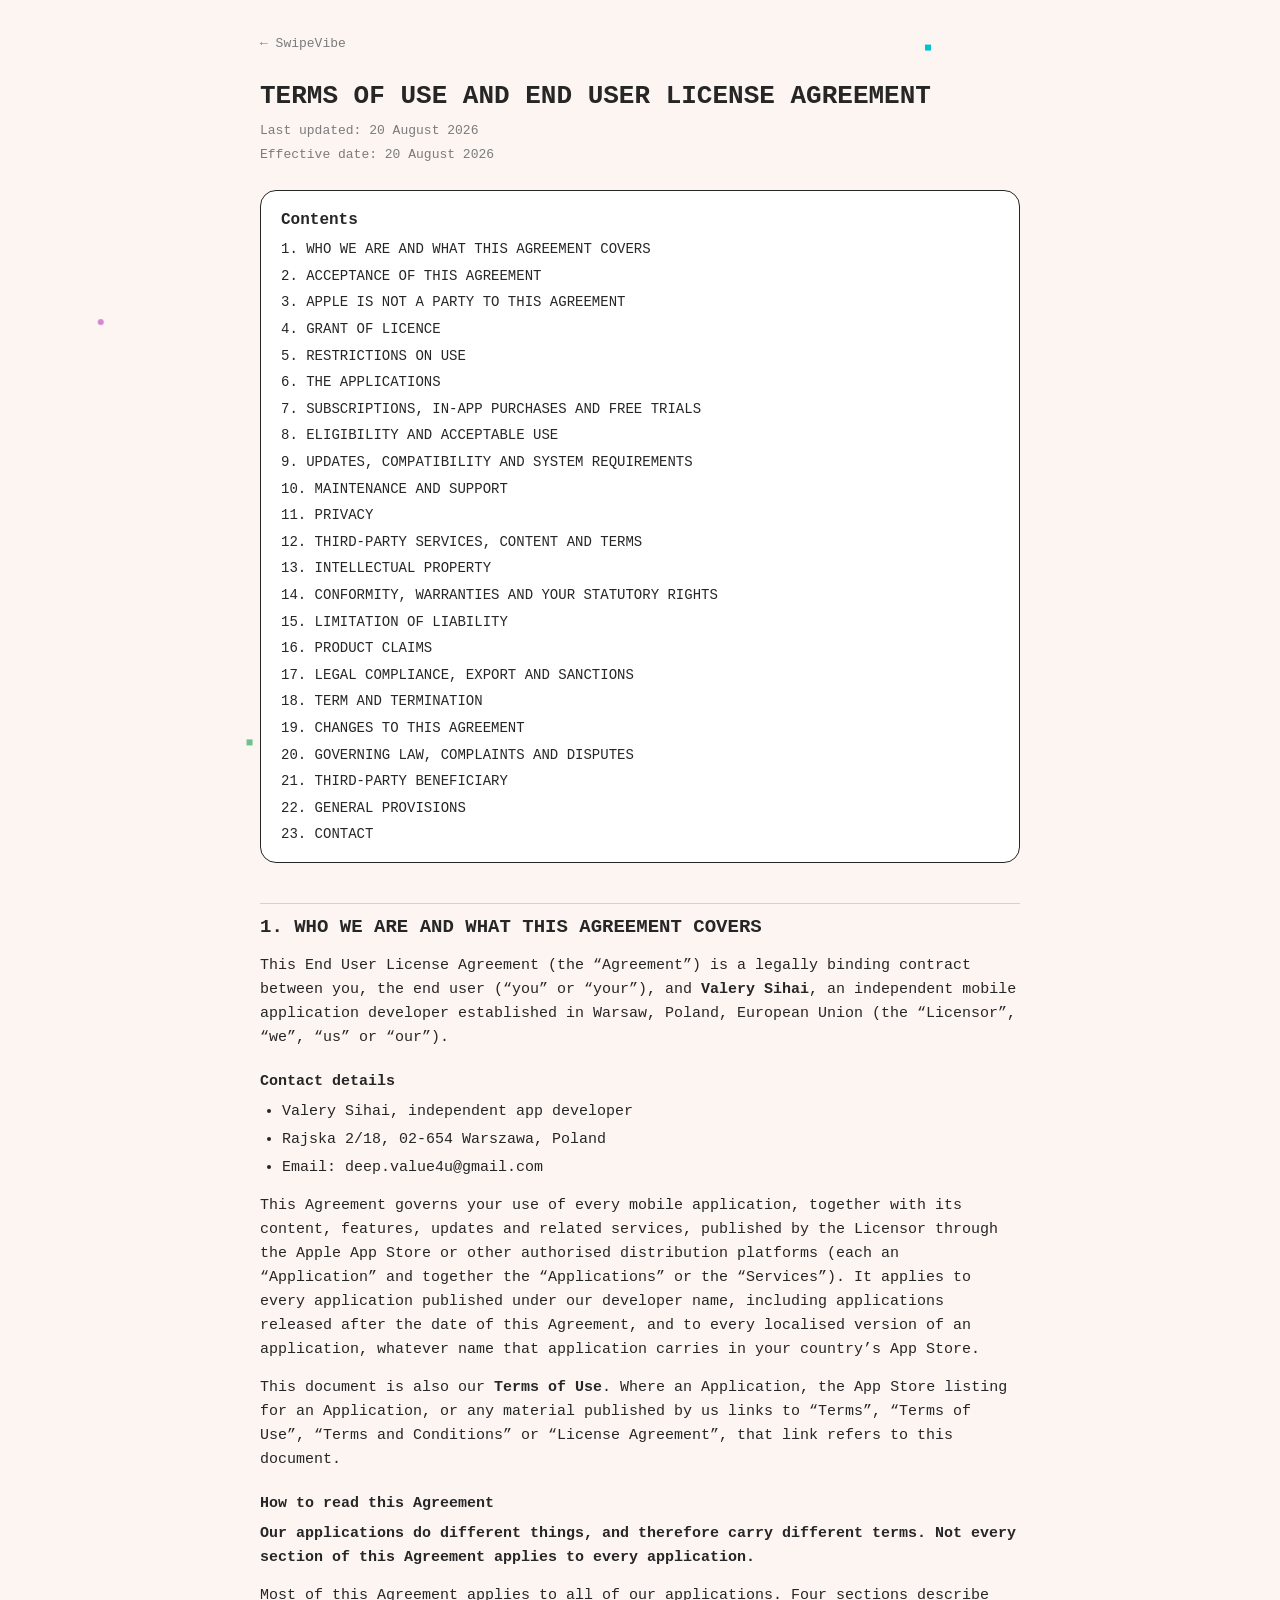
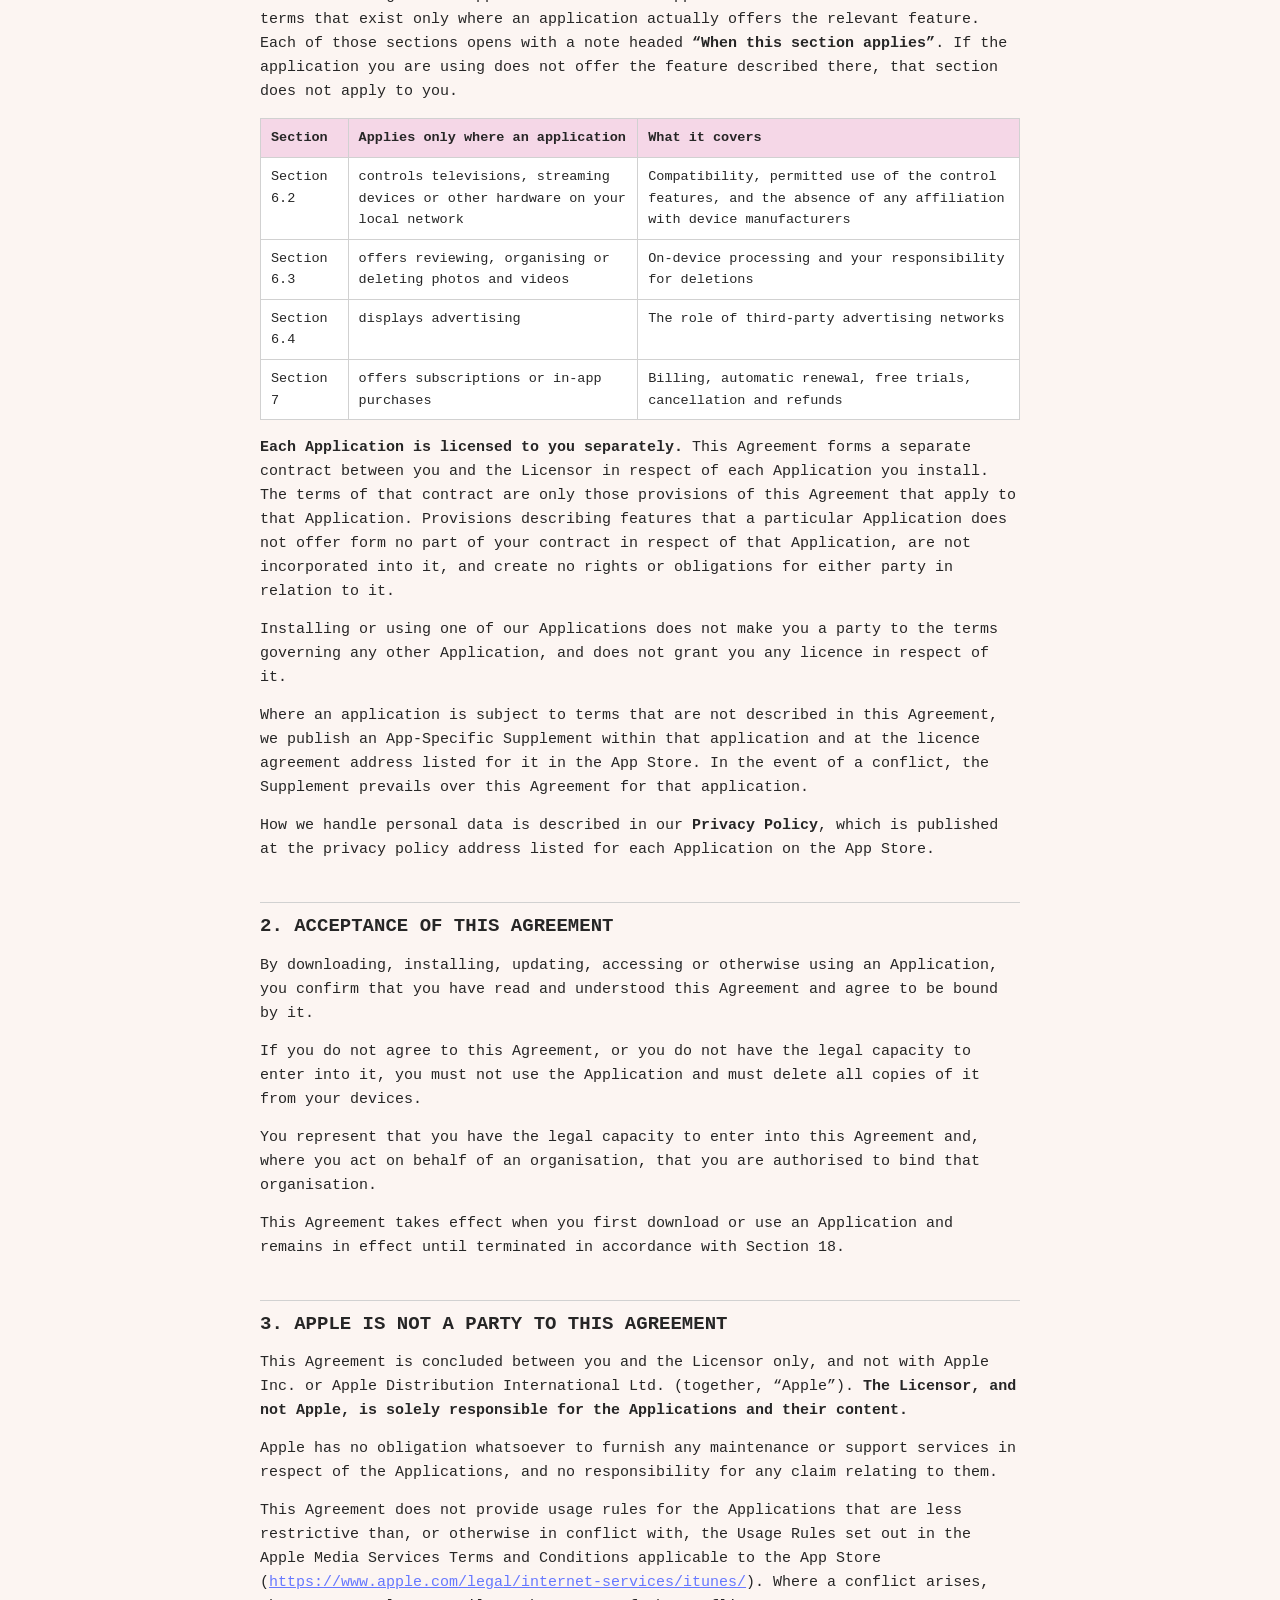
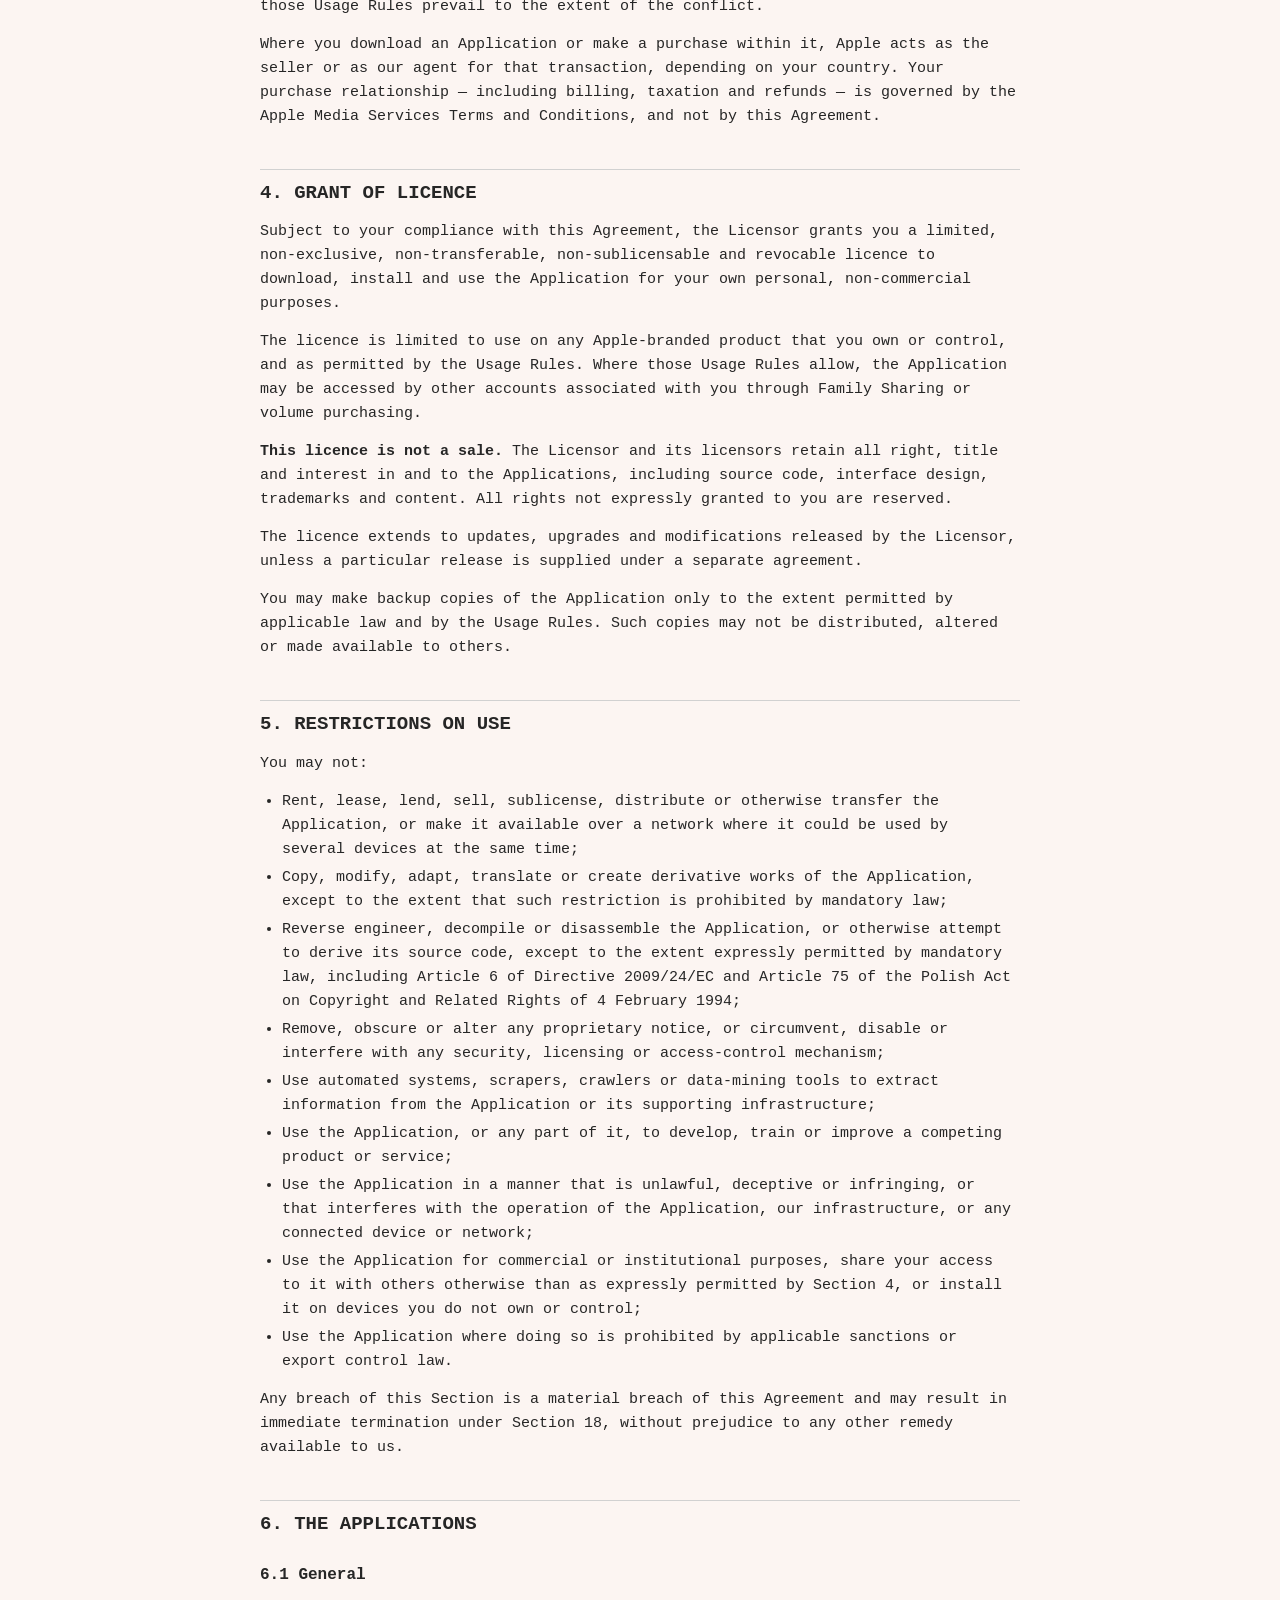
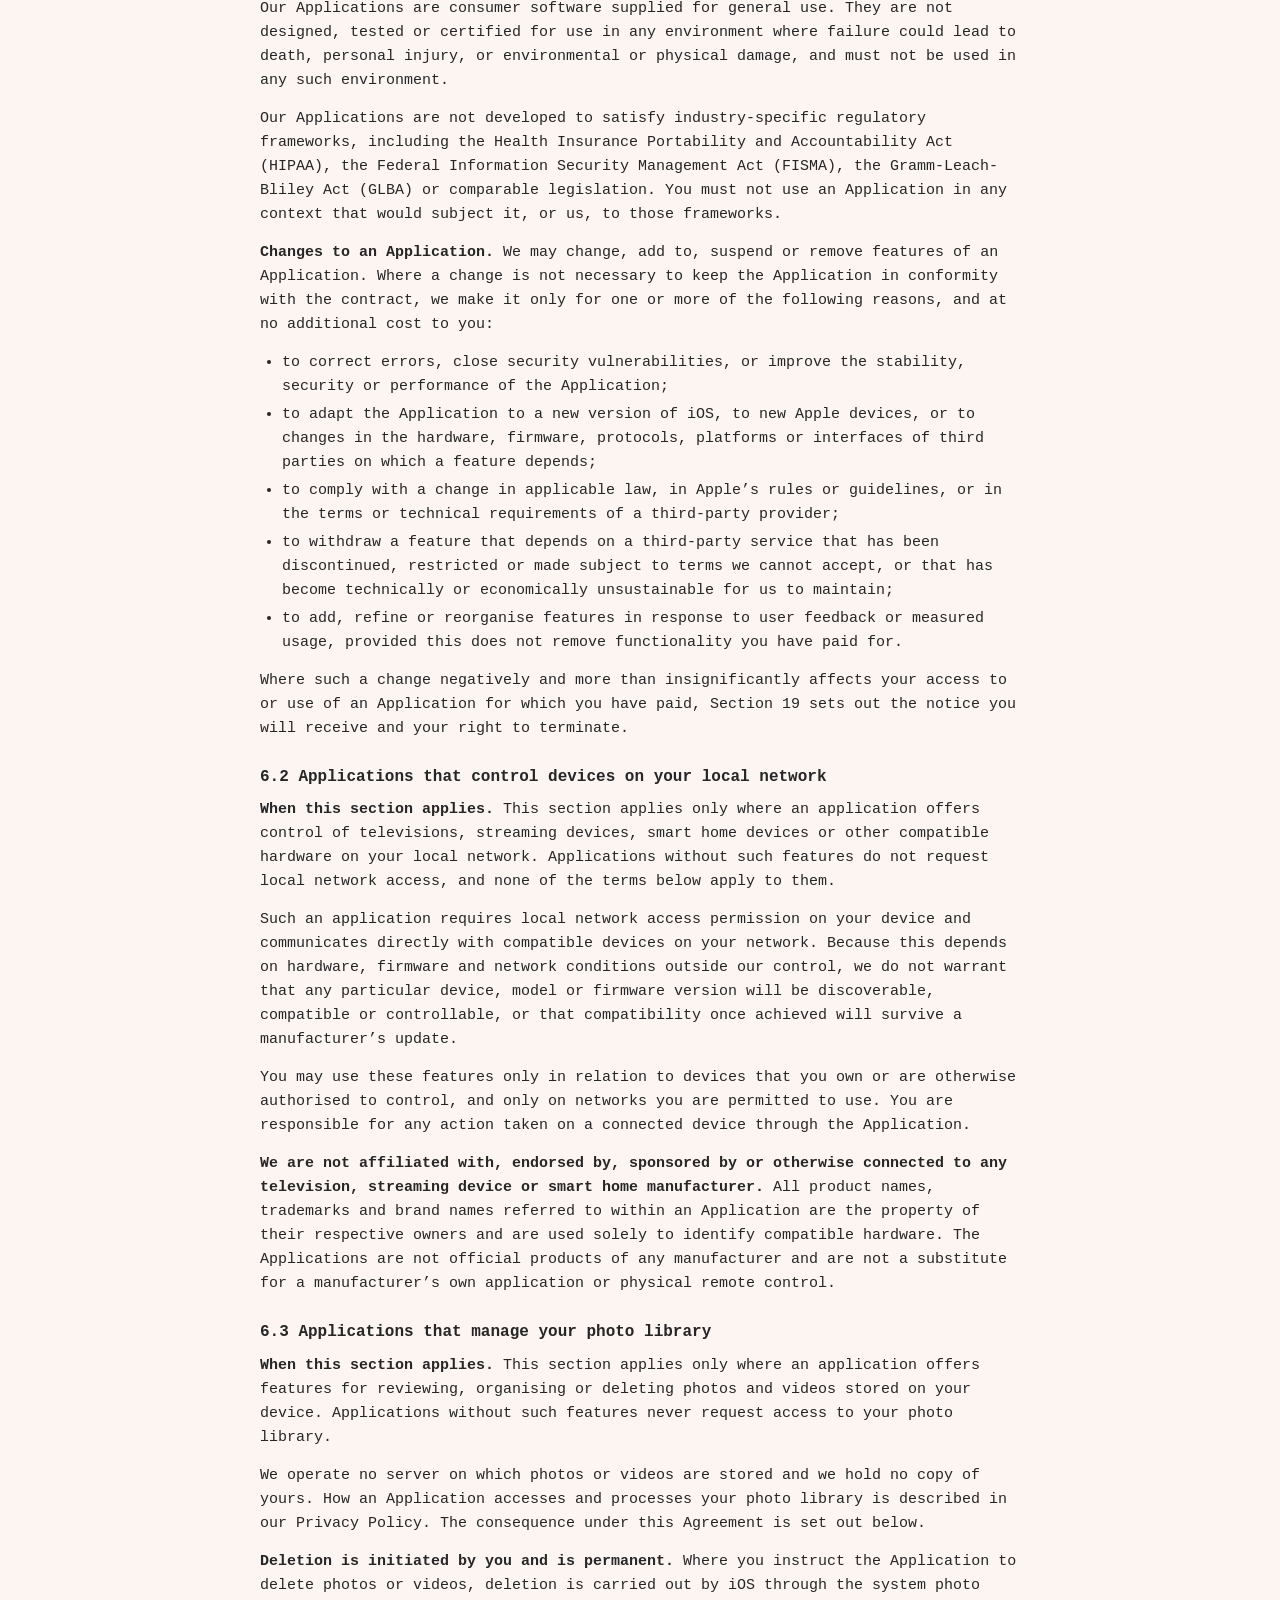
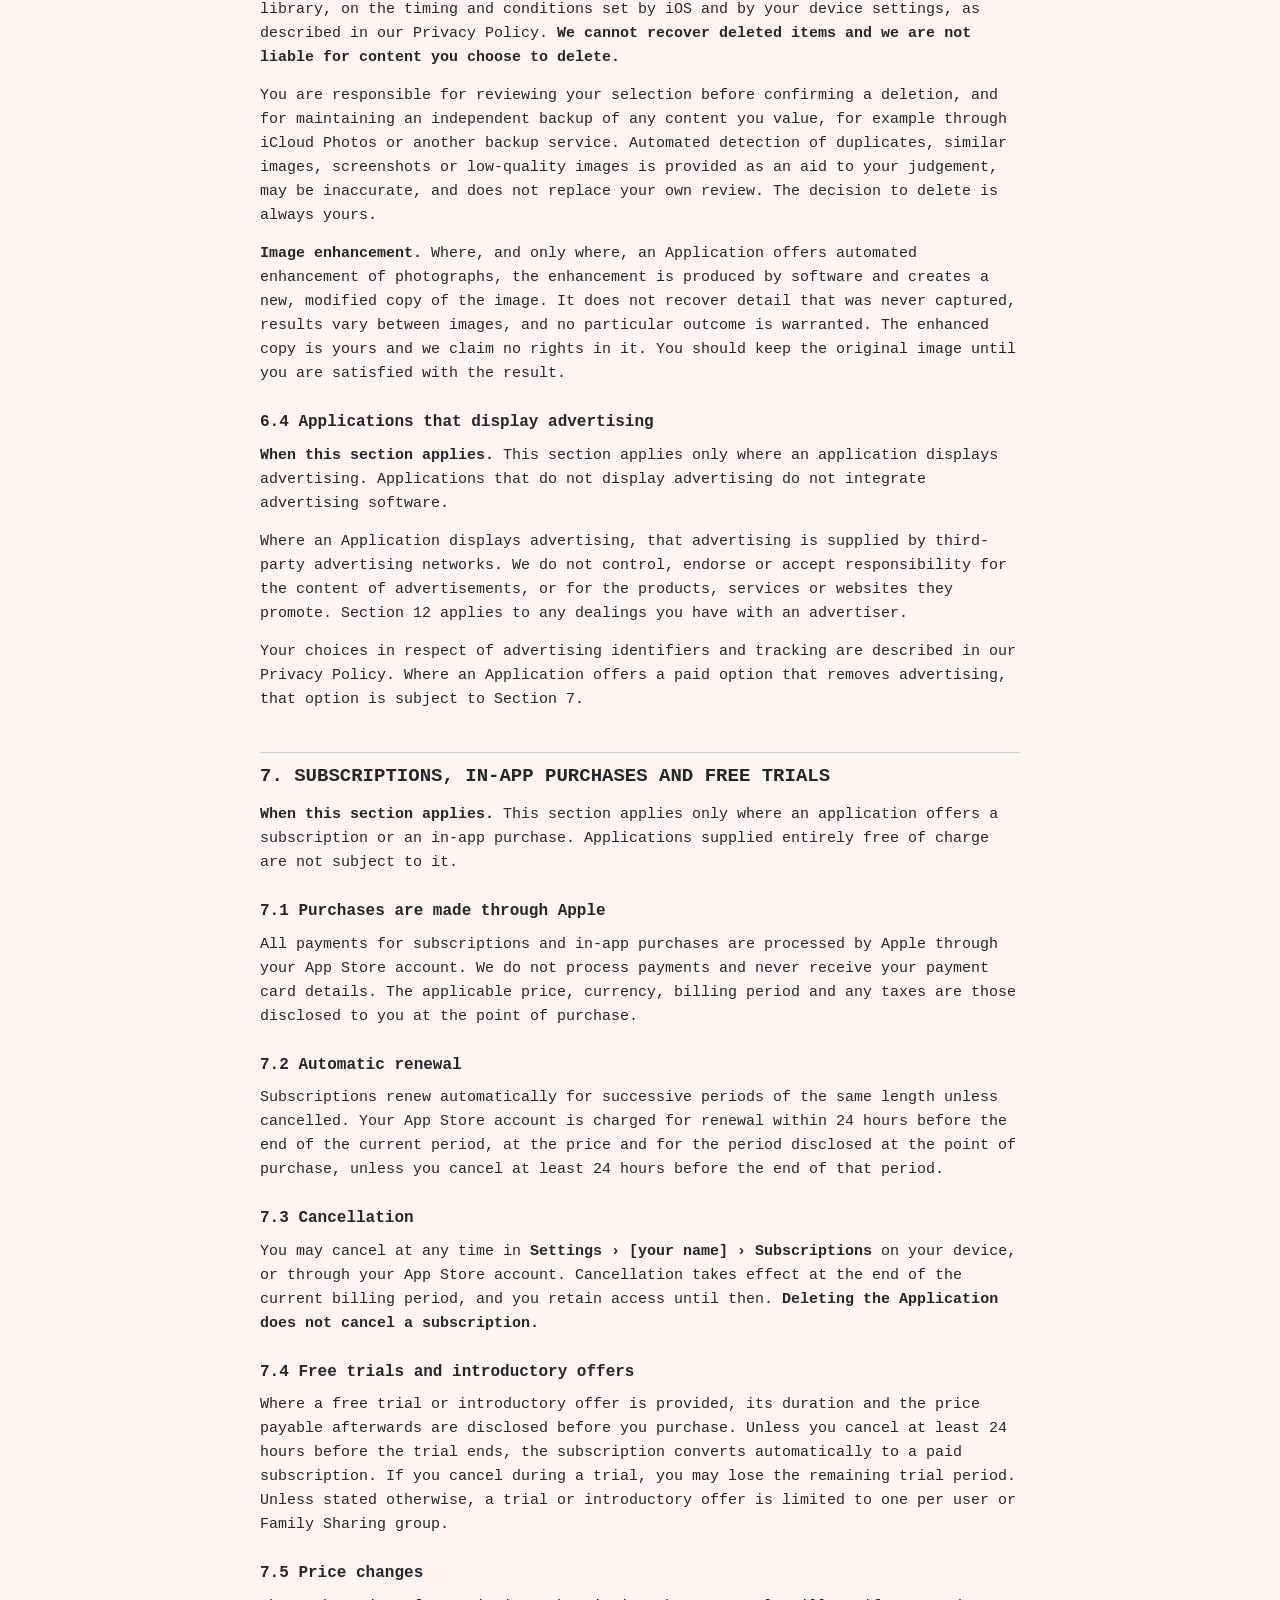
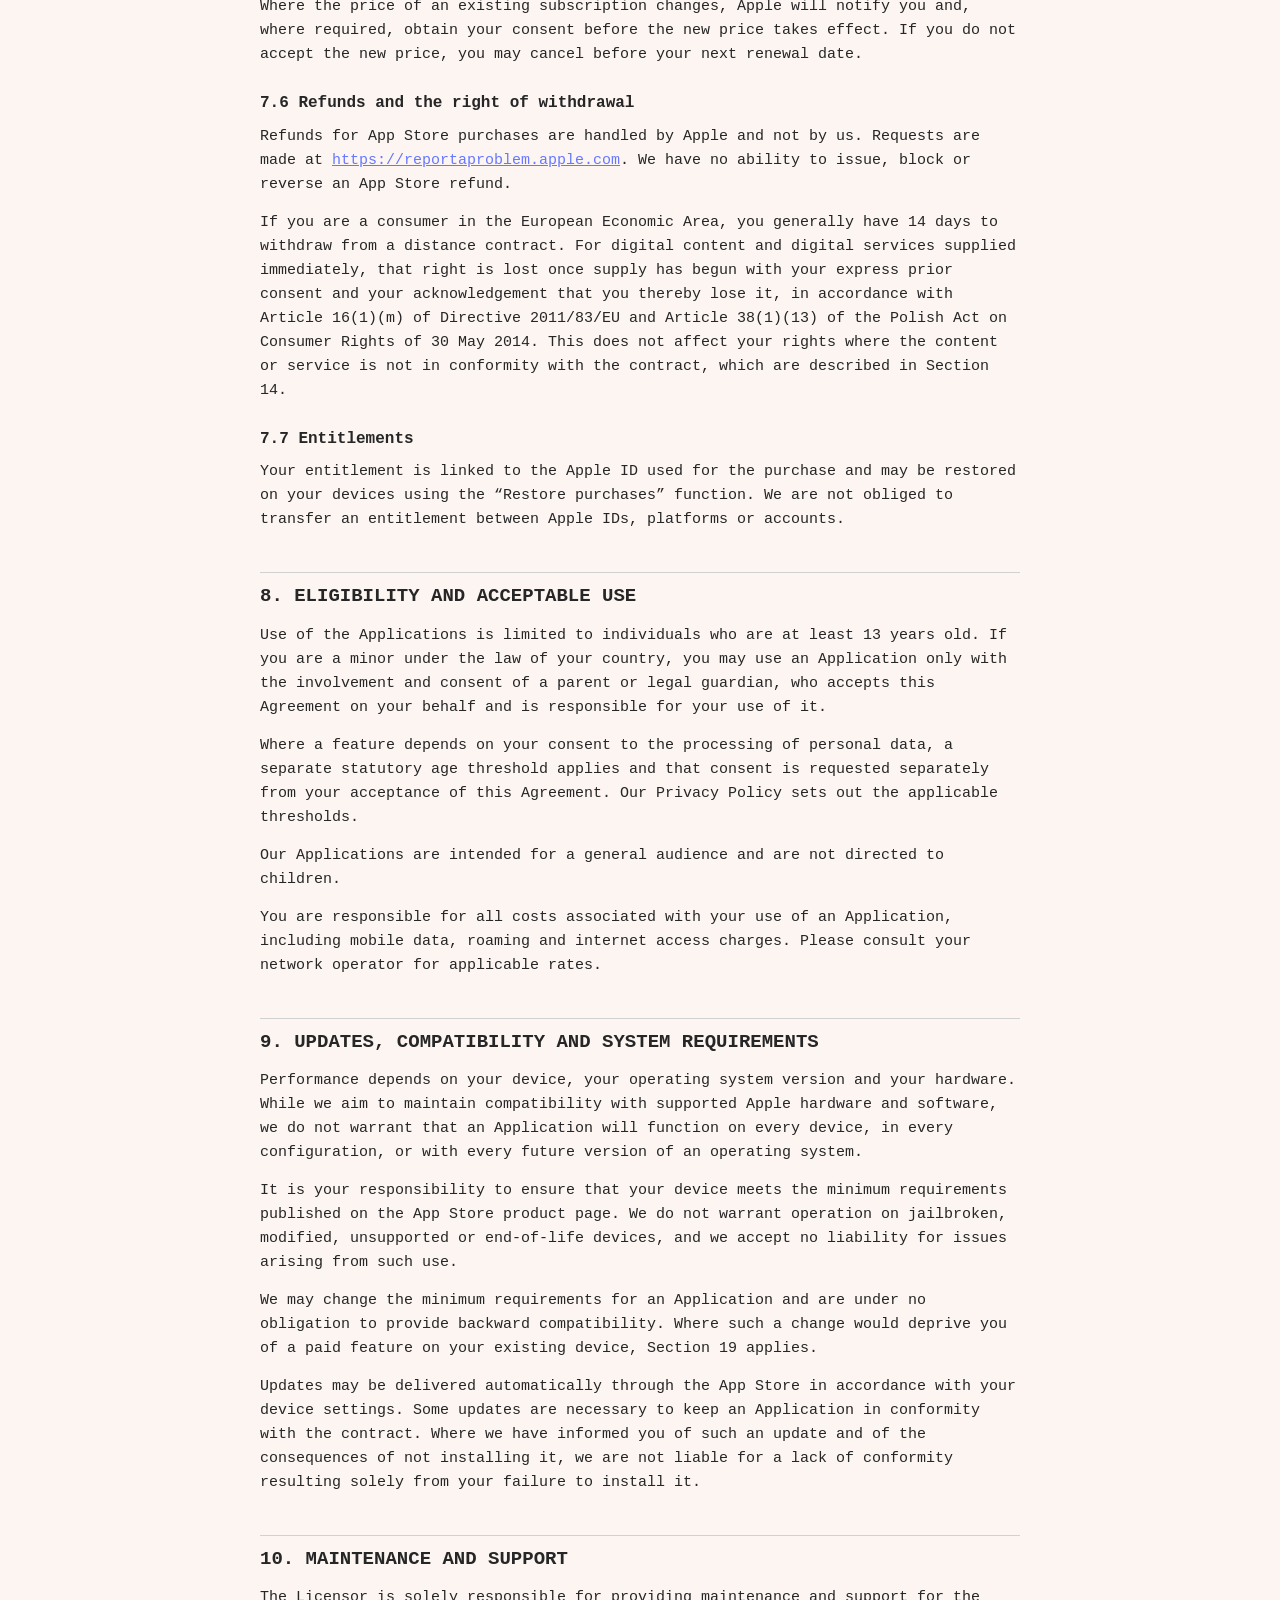
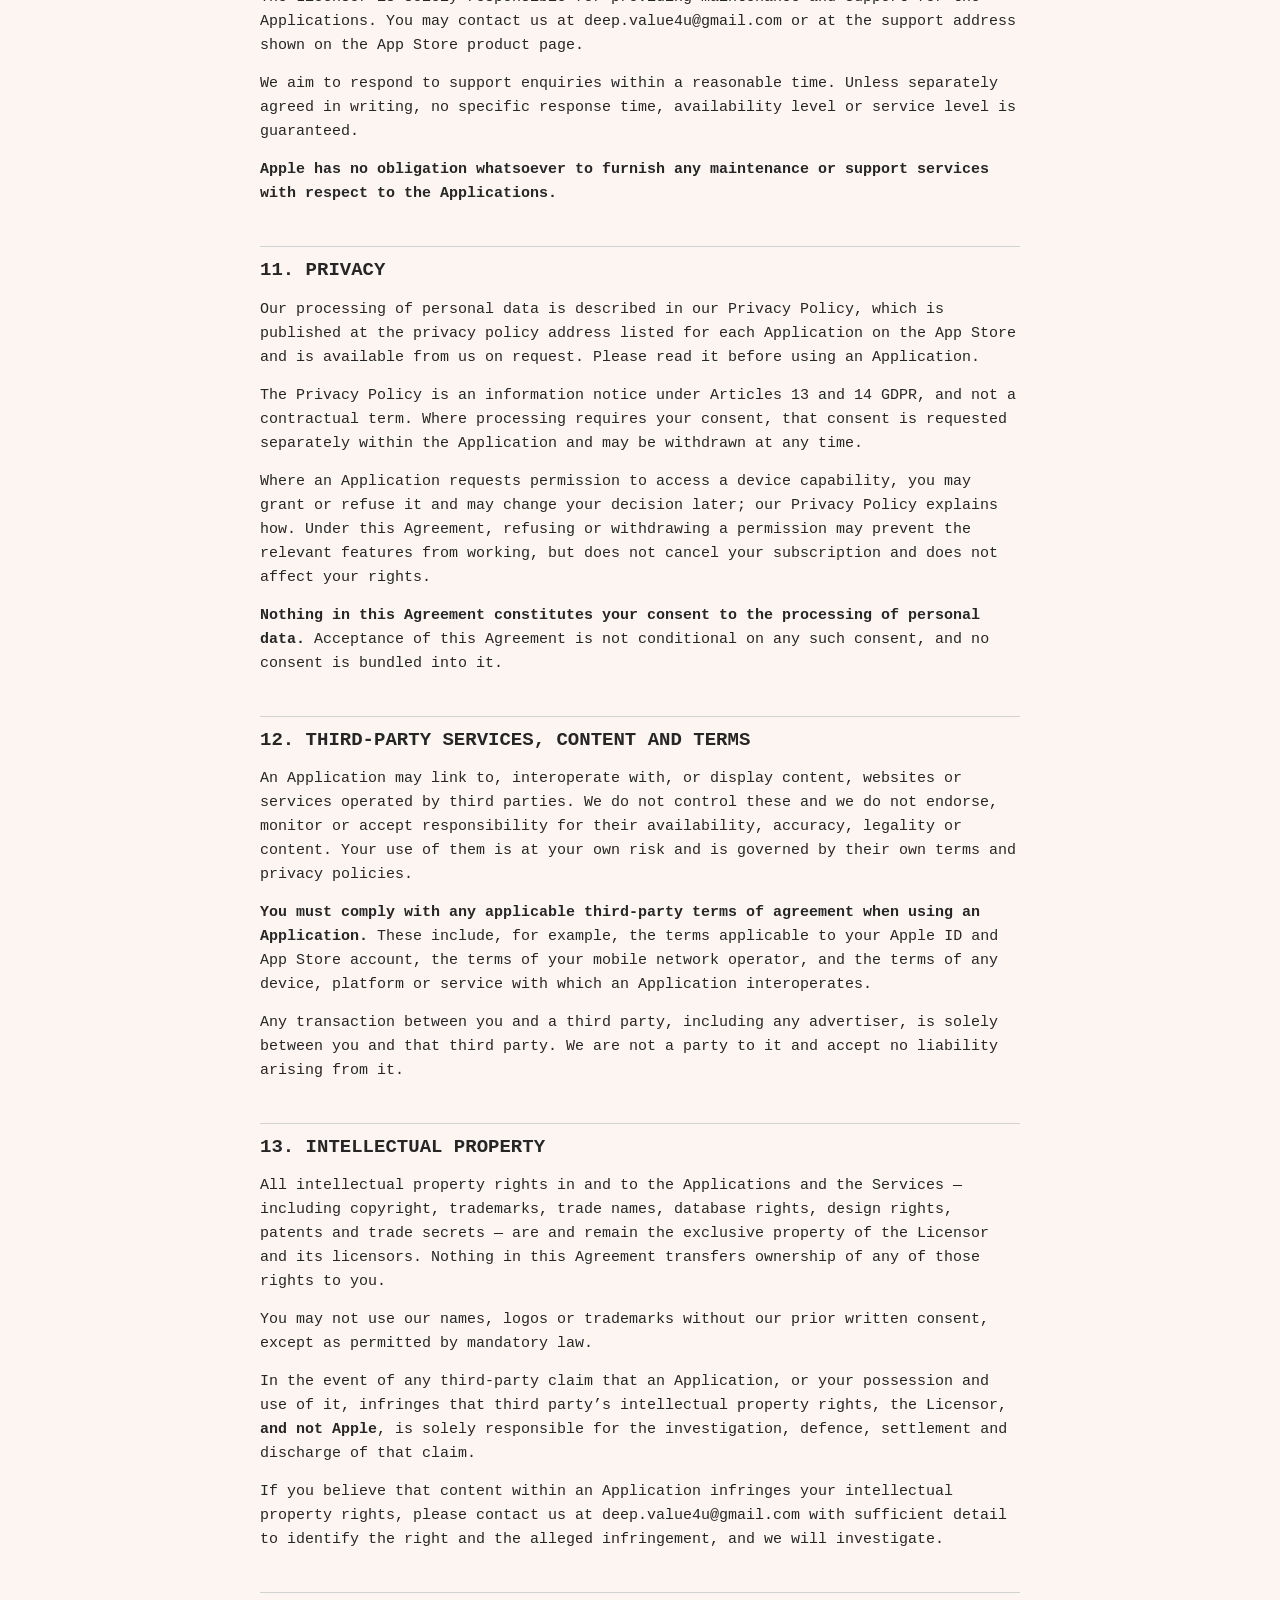
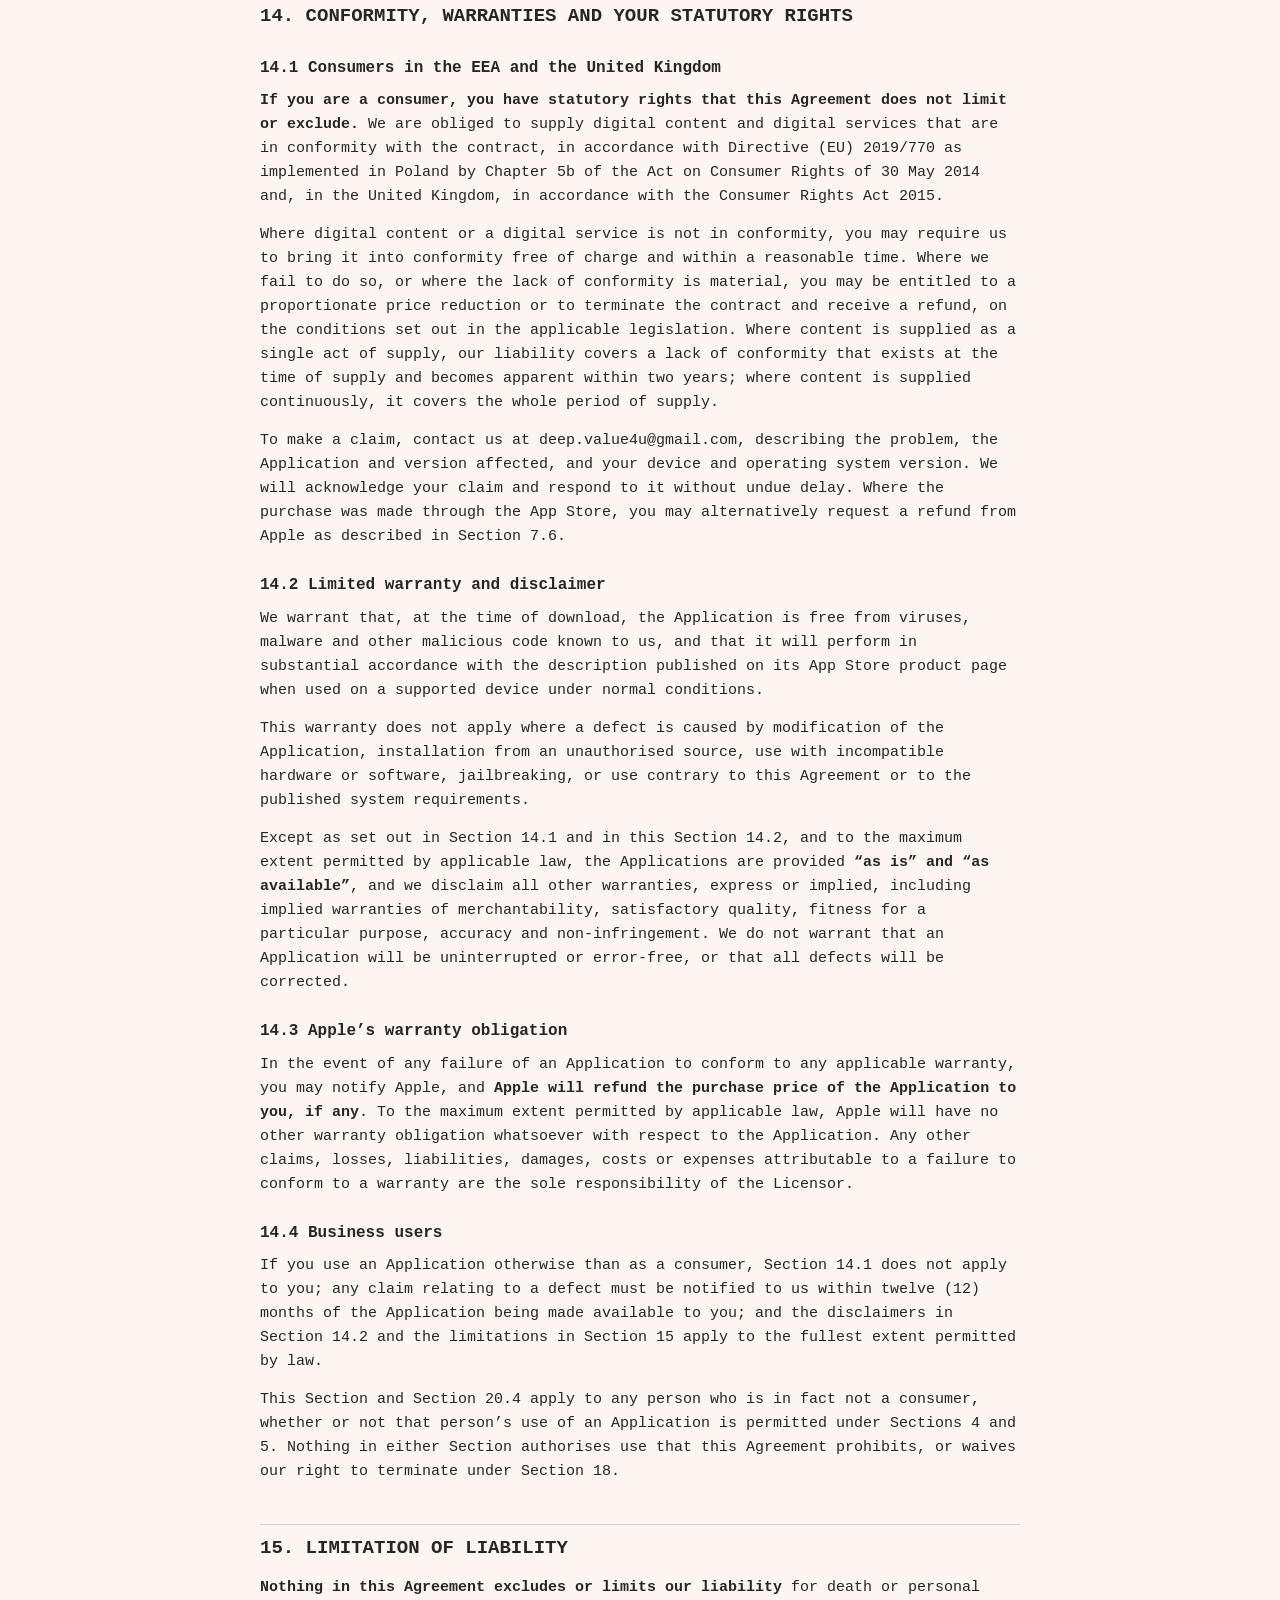
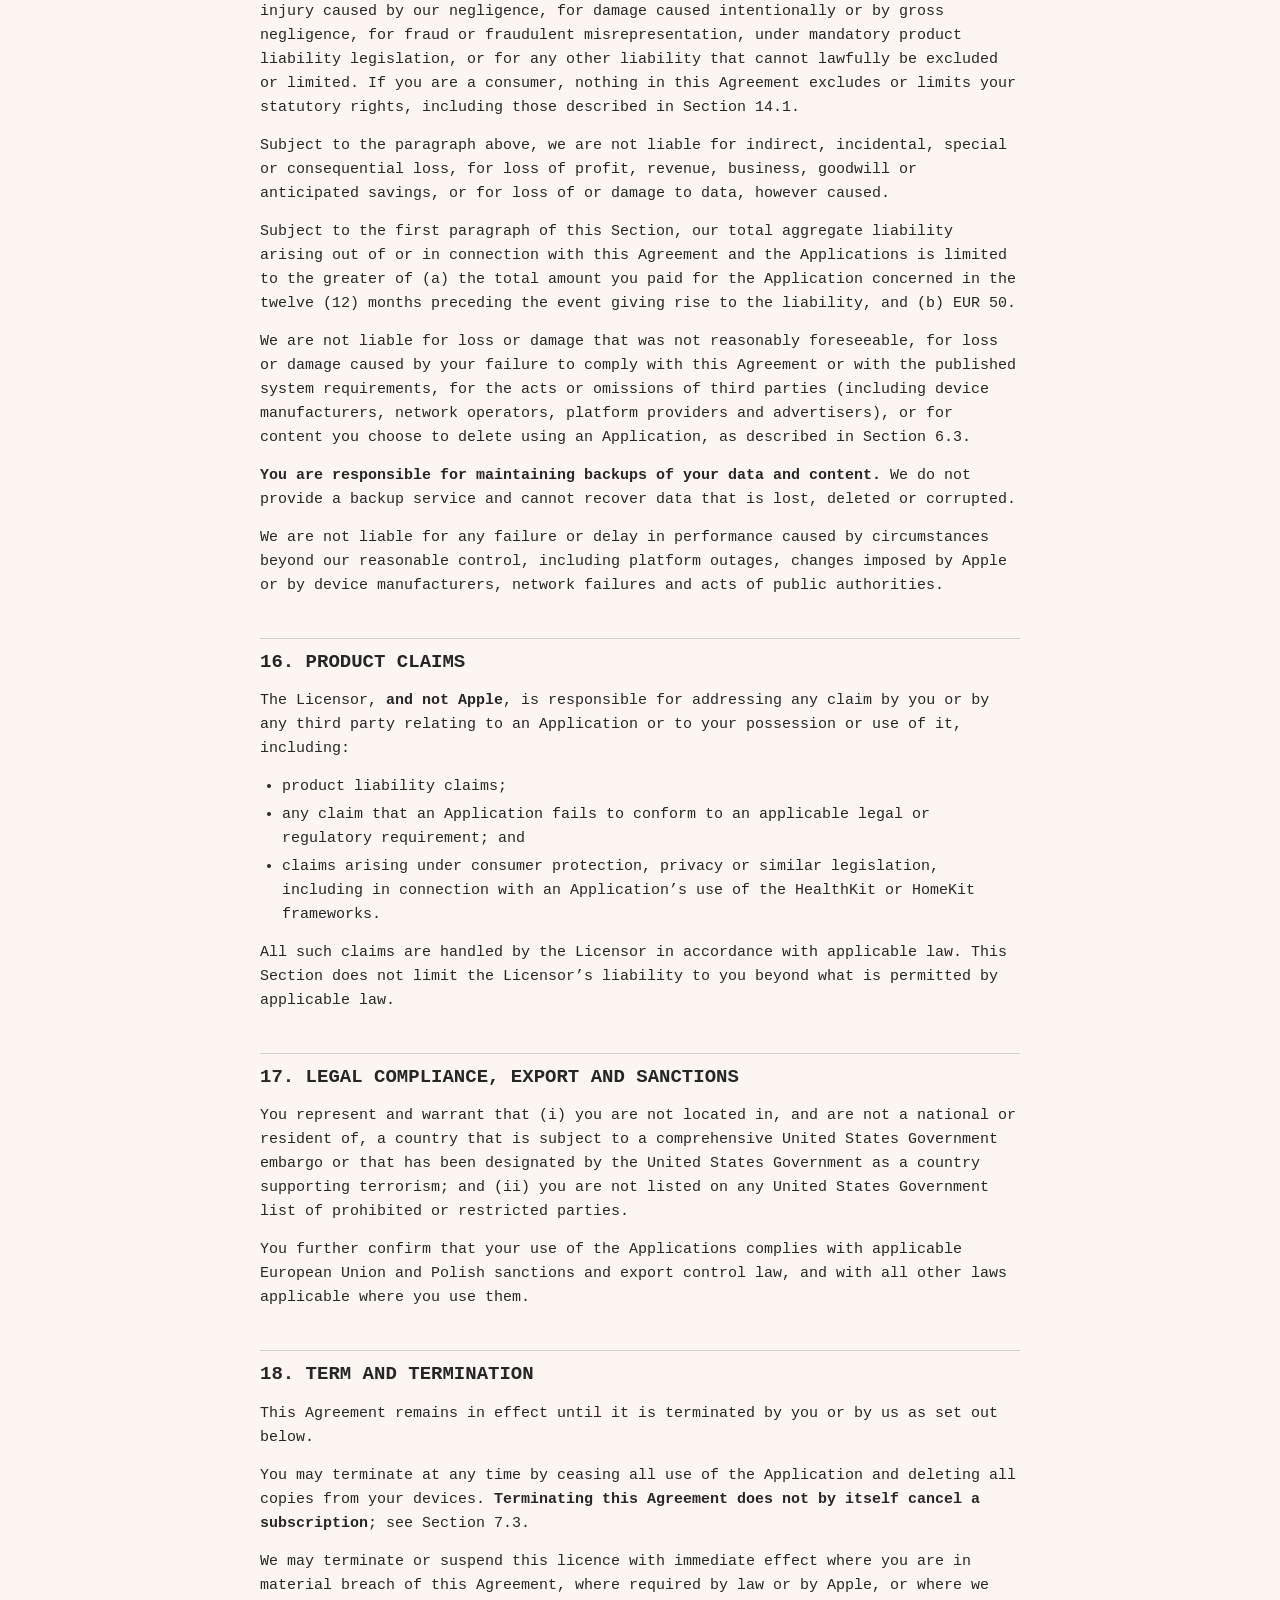
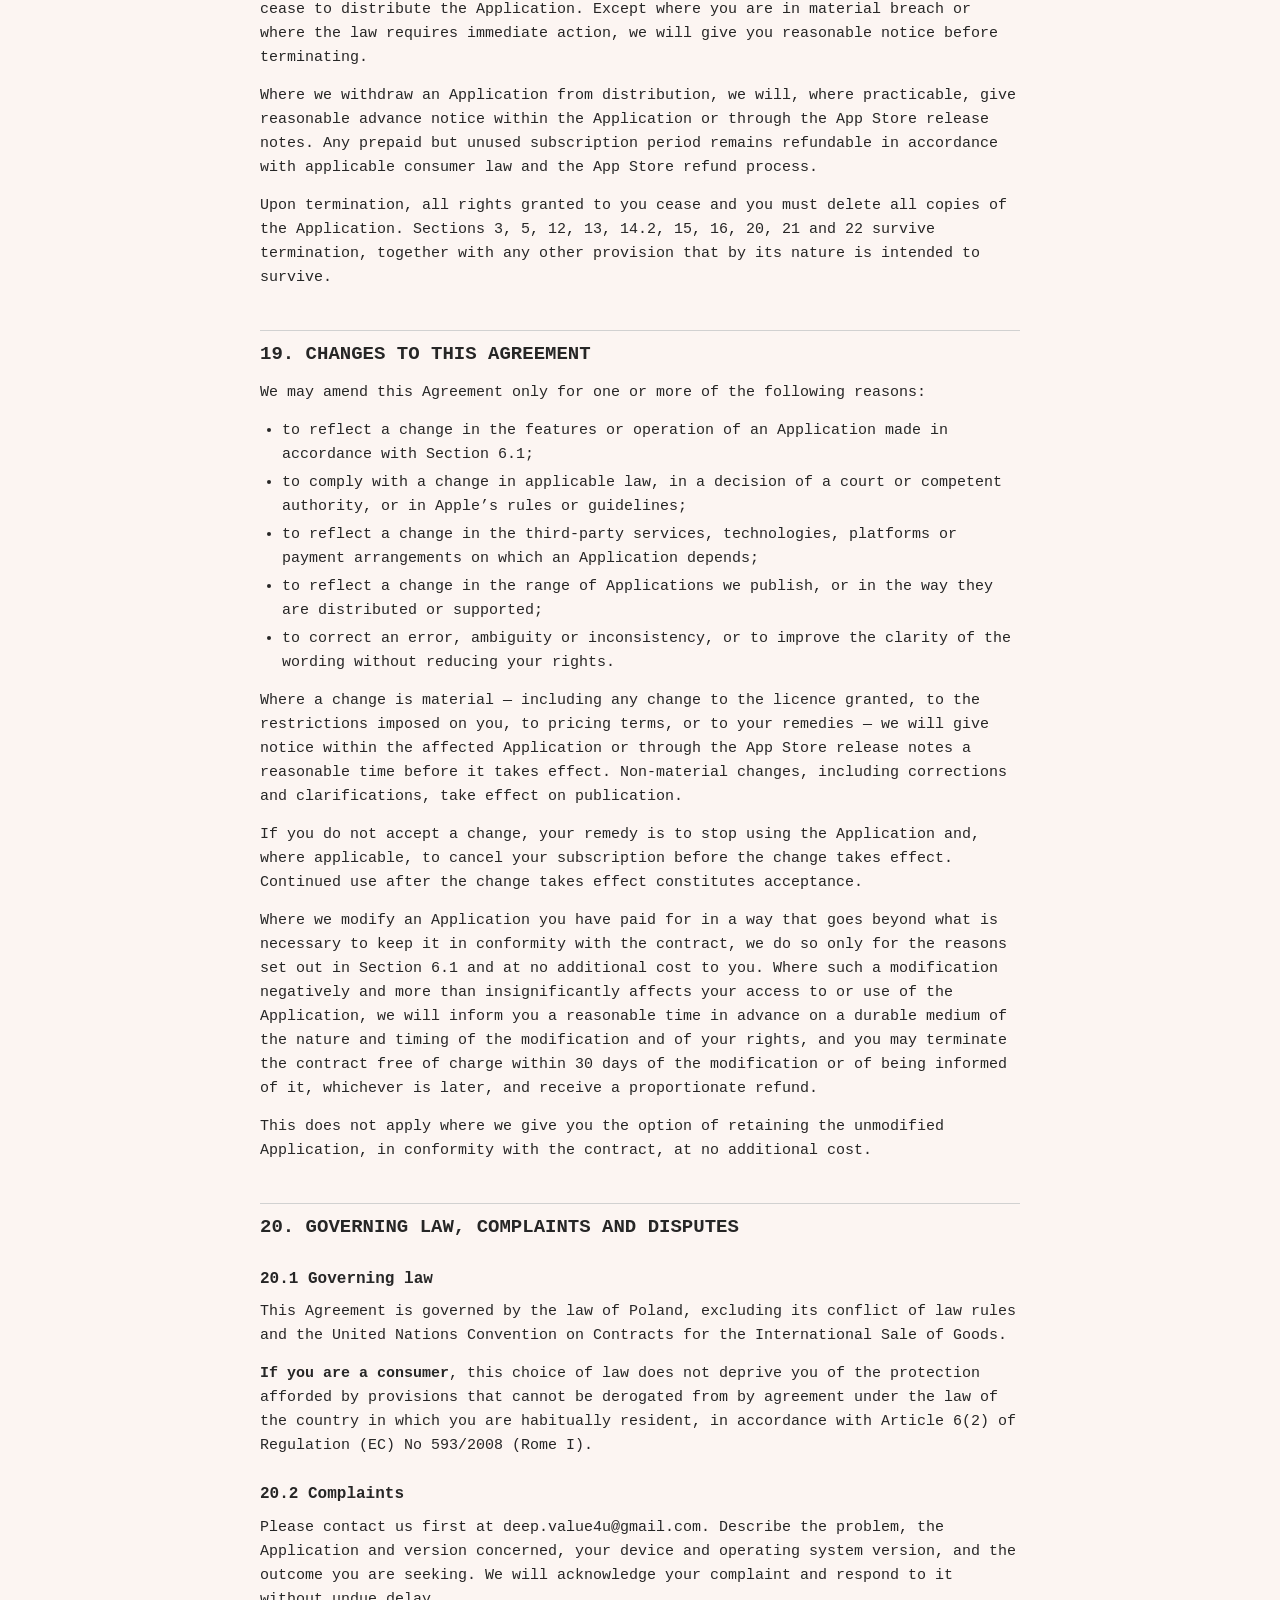
<file: terms.html>
<!doctype html>
<html lang="en">
<head>
  <meta charset="utf-8">
  <meta name="viewport" content="width=device-width, initial-scale=1">
  <meta http-equiv="Content-Security-Policy" content="default-src 'self'; script-src 'self'; style-src 'self' 'unsafe-inline'; img-src 'self' data:; object-src 'none'; base-uri 'none'; form-action 'none'">
  <meta name="referrer" content="strict-origin-when-cross-origin">
  <title>Terms of Use — SwipeVibe</title>
  <style>
    :root { --bg: #FCF5F2; --text: #262626; --muted: #7B7B7B; --line: #D1D1D1; --accent: #6678FF; }
    body { margin: 0; background: var(--bg); color: var(--text); font-family: ui-monospace, "SF Mono", Menlo, Consolas, monospace;
           font-size: 15px; line-height: 1.6; -webkit-text-size-adjust: 100%; }
    main { max-width: 760px; margin: 0 auto; padding: 32px 20px 64px; }
    header { margin-bottom: 24px; }
    header a { color: var(--muted); text-decoration: none; font-size: 13px; }
    h1 { font-size: 26px; line-height: 1.25; margin: 16px 0 8px; }
    h2 { font-size: 19px; margin: 40px 0 12px; padding-top: 8px; border-top: 1px solid var(--line); }
    h3 { font-size: 16px; margin: 24px 0 8px; }
    h4 { font-size: 15px; margin: 20px 0 6px; }
    p { margin: 0 0 14px; }
    p.meta { color: var(--muted); margin: 0 0 4px; font-size: 13px; }
    ul { padding-left: 22px; margin: 0 0 14px; }
    li { margin: 4px 0; }
    a { color: var(--accent); word-break: break-word; }
    .toc { background: #fff; border: 1px solid var(--text); border-radius: 16px; padding: 20px; margin: 24px 0 8px; }
    .toc h2 { margin: 0 0 10px; border: 0; padding: 0; font-size: 16px; line-height: 1.2; }
    .toc ol { margin: 0; padding-left: 0; list-style: none; font-size: 14px; }   /* numbers live in the titles */
    .toc li { margin: 0; line-height: 1.9; }
    .toc li:first-child { margin-top: -4px; }   /* trim the line-height slack so top/bottom match the sides */
    .toc li:last-child { margin-bottom: -6px; }
    .toc a { color: var(--text); text-decoration: none; }
    .table-wrap { overflow-x: auto; margin: 0 0 16px; }
    table { border-collapse: collapse; width: 100%; font-size: 13.5px; background: #fff; }
    th, td { border: 1px solid var(--line); padding: 8px 10px; text-align: left; vertical-align: top; }
    th { background: #F5D7E7; }
    footer { margin-top: 48px; padding-top: 16px; border-top: 1px solid var(--line); font-size: 13px; color: var(--muted); }
    footer a { color: var(--muted); }
    .floating-shapes { position: fixed; inset: 0; pointer-events: none; z-index: 0; overflow: hidden; }
    main { position: relative; z-index: 1; }
  </style>
</head>
<body>
  <main>
    <header><a href="/">← SwipeVibe</a></header>
<h1>TERMS OF USE AND END USER LICENSE AGREEMENT</h1>
<p class="meta">Last updated: 20 August 2026</p>
<p class="meta">Effective date: 20 August 2026</p>
<nav class="toc"><h2>Contents</h2><ol><li><a href="#s1">1. WHO WE ARE AND WHAT THIS AGREEMENT COVERS</a></li><li><a href="#s2">2. ACCEPTANCE OF THIS AGREEMENT</a></li><li><a href="#s3">3. APPLE IS NOT A PARTY TO THIS AGREEMENT</a></li><li><a href="#s4">4. GRANT OF LICENCE</a></li><li><a href="#s5">5. RESTRICTIONS ON USE</a></li><li><a href="#s6">6. THE APPLICATIONS</a></li><li><a href="#s7">7. SUBSCRIPTIONS, IN-APP PURCHASES AND FREE TRIALS</a></li><li><a href="#s8">8. ELIGIBILITY AND ACCEPTABLE USE</a></li><li><a href="#s9">9. UPDATES, COMPATIBILITY AND SYSTEM REQUIREMENTS</a></li><li><a href="#s10">10. MAINTENANCE AND SUPPORT</a></li><li><a href="#s11">11. PRIVACY</a></li><li><a href="#s12">12. THIRD-PARTY SERVICES, CONTENT AND TERMS</a></li><li><a href="#s13">13. INTELLECTUAL PROPERTY</a></li><li><a href="#s14">14. CONFORMITY, WARRANTIES AND YOUR STATUTORY RIGHTS</a></li><li><a href="#s15">15. LIMITATION OF LIABILITY</a></li><li><a href="#s16">16. PRODUCT CLAIMS</a></li><li><a href="#s17">17. LEGAL COMPLIANCE, EXPORT AND SANCTIONS</a></li><li><a href="#s18">18. TERM AND TERMINATION</a></li><li><a href="#s19">19. CHANGES TO THIS AGREEMENT</a></li><li><a href="#s20">20. GOVERNING LAW, COMPLAINTS AND DISPUTES</a></li><li><a href="#s21">21. THIRD-PARTY BENEFICIARY</a></li><li><a href="#s22">22. GENERAL PROVISIONS</a></li><li><a href="#s23">23. CONTACT</a></li></ol></nav>
<h2 id="s1">1. WHO WE ARE AND WHAT THIS AGREEMENT COVERS</h2>
<p>This End User License Agreement (the “Agreement”) is a legally binding contract between you, the end user (“you” or “your”), and <strong>Valery Sihai</strong>, an independent mobile application developer established in Warsaw, Poland, European Union (the “Licensor”, “we”, “us” or “our”).</p>
<h4>Contact details</h4>
<ul>
<li>Valery Sihai, independent app developer</li>
<li>Rajska 2/18, 02-654 Warszawa, Poland</li>
<li>Email: deep.value4u@gmail.com</li>
</ul>
<p>This Agreement governs your use of every mobile application, together with its content, features, updates and related services, published by the Licensor through the Apple App Store or other authorised distribution platforms (each an “Application” and together the “Applications” or the “Services”). It applies to every application published under our developer name, including applications released after the date of this Agreement, and to every localised version of an application, whatever name that application carries in your country’s App Store.</p>
<p>This document is also our <strong>Terms of Use</strong>. Where an Application, the App Store listing for an Application, or any material published by us links to “Terms”, “Terms of Use”, “Terms and Conditions” or “License Agreement”, that link refers to this document.</p>
<h4>How to read this Agreement</h4>
<p><strong>Our applications do different things, and therefore carry different terms. Not every section of this Agreement applies to every application.</strong></p>
<p>Most of this Agreement applies to all of our applications. Four sections describe terms that exist only where an application actually offers the relevant feature. Each of those sections opens with a note headed <strong>“When this section applies”</strong>. If the application you are using does not offer the feature described there, that section does not apply to you.</p>
<div class="table-wrap"><table><thead><tr><th>Section</th><th>Applies only where an application</th><th>What it covers</th></tr></thead><tbody>
<tr><td>Section 6.2</td><td>controls televisions, streaming devices or other hardware on your local network</td><td>Compatibility, permitted use of the control features, and the absence of any affiliation with device manufacturers</td></tr>
<tr><td>Section 6.3</td><td>offers reviewing, organising or deleting photos and videos</td><td>On-device processing and your responsibility for deletions</td></tr>
<tr><td>Section 6.4</td><td>displays advertising</td><td>The role of third-party advertising networks</td></tr>
<tr><td>Section 7</td><td>offers subscriptions or in-app purchases</td><td>Billing, automatic renewal, free trials, cancellation and refunds</td></tr>
</tbody></table></div>
<p><strong>Each Application is licensed to you separately.</strong> This Agreement forms a separate contract between you and the Licensor in respect of each Application you install. The terms of that contract are only those provisions of this Agreement that apply to that Application. Provisions describing features that a particular Application does not offer form no part of your contract in respect of that Application, are not incorporated into it, and create no rights or obligations for either party in relation to it.</p>
<p>Installing or using one of our Applications does not make you a party to the terms governing any other Application, and does not grant you any licence in respect of it.</p>
<p>Where an application is subject to terms that are not described in this Agreement, we publish an App-Specific Supplement within that application and at the licence agreement address listed for it in the App Store. In the event of a conflict, the Supplement prevails over this Agreement for that application.</p>
<p>How we handle personal data is described in our <strong>Privacy Policy</strong>, which is published at the privacy policy address listed for each Application on the App Store.</p>
<h2 id="s2">2. ACCEPTANCE OF THIS AGREEMENT</h2>
<p>By downloading, installing, updating, accessing or otherwise using an Application, you confirm that you have read and understood this Agreement and agree to be bound by it.</p>
<p>If you do not agree to this Agreement, or you do not have the legal capacity to enter into it, you must not use the Application and must delete all copies of it from your devices.</p>
<p>You represent that you have the legal capacity to enter into this Agreement and, where you act on behalf of an organisation, that you are authorised to bind that organisation.</p>
<p>This Agreement takes effect when you first download or use an Application and remains in effect until terminated in accordance with Section 18.</p>
<h2 id="s3">3. APPLE IS NOT A PARTY TO THIS AGREEMENT</h2>
<p>This Agreement is concluded between you and the Licensor only, and not with Apple Inc. or Apple Distribution International Ltd. (together, “Apple”). <strong>The Licensor, and not Apple, is solely responsible for the Applications and their content.</strong></p>
<p>Apple has no obligation whatsoever to furnish any maintenance or support services in respect of the Applications, and no responsibility for any claim relating to them.</p>
<p>This Agreement does not provide usage rules for the Applications that are less restrictive than, or otherwise in conflict with, the Usage Rules set out in the Apple Media Services Terms and Conditions applicable to the App Store (<a href="https://www.apple.com/legal/internet-services/itunes/" rel="noopener noreferrer">https://www.apple.com/legal/internet-services/itunes/</a>). Where a conflict arises, those Usage Rules prevail to the extent of the conflict.</p>
<p>Where you download an Application or make a purchase within it, Apple acts as the seller or as our agent for that transaction, depending on your country. Your purchase relationship — including billing, taxation and refunds — is governed by the Apple Media Services Terms and Conditions, and not by this Agreement.</p>
<h2 id="s4">4. GRANT OF LICENCE</h2>
<p>Subject to your compliance with this Agreement, the Licensor grants you a limited, non-exclusive, non-transferable, non-sublicensable and revocable licence to download, install and use the Application for your own personal, non-commercial purposes.</p>
<p>The licence is limited to use on any Apple-branded product that you own or control, and as permitted by the Usage Rules. Where those Usage Rules allow, the Application may be accessed by other accounts associated with you through Family Sharing or volume purchasing.</p>
<p><strong>This licence is not a sale.</strong> The Licensor and its licensors retain all right, title and interest in and to the Applications, including source code, interface design, trademarks and content. All rights not expressly granted to you are reserved.</p>
<p>The licence extends to updates, upgrades and modifications released by the Licensor, unless a particular release is supplied under a separate agreement.</p>
<p>You may make backup copies of the Application only to the extent permitted by applicable law and by the Usage Rules. Such copies may not be distributed, altered or made available to others.</p>
<h2 id="s5">5. RESTRICTIONS ON USE</h2>
<p>You may not:</p>
<ul>
<li>Rent, lease, lend, sell, sublicense, distribute or otherwise transfer the Application, or make it available over a network where it could be used by several devices at the same time;</li>
<li>Copy, modify, adapt, translate or create derivative works of the Application, except to the extent that such restriction is prohibited by mandatory law;</li>
<li>Reverse engineer, decompile or disassemble the Application, or otherwise attempt to derive its source code, except to the extent expressly permitted by mandatory law, including Article 6 of Directive 2009/24/EC and Article 75 of the Polish Act on Copyright and Related Rights of 4 February 1994;</li>
<li>Remove, obscure or alter any proprietary notice, or circumvent, disable or interfere with any security, licensing or access-control mechanism;</li>
<li>Use automated systems, scrapers, crawlers or data-mining tools to extract information from the Application or its supporting infrastructure;</li>
<li>Use the Application, or any part of it, to develop, train or improve a competing product or service;</li>
<li>Use the Application in a manner that is unlawful, deceptive or infringing, or that interferes with the operation of the Application, our infrastructure, or any connected device or network;</li>
<li>Use the Application for commercial or institutional purposes, share your access to it with others otherwise than as expressly permitted by Section 4, or install it on devices you do not own or control;</li>
<li>Use the Application where doing so is prohibited by applicable sanctions or export control law.</li>
</ul>
<p>Any breach of this Section is a material breach of this Agreement and may result in immediate termination under Section 18, without prejudice to any other remedy available to us.</p>
<h2 id="s6">6. THE APPLICATIONS</h2>
<h3>6.1 General</h3>
<p>Our Applications are consumer software supplied for general use. They are not designed, tested or certified for use in any environment where failure could lead to death, personal injury, or environmental or physical damage, and must not be used in any such environment.</p>
<p>Our Applications are not developed to satisfy industry-specific regulatory frameworks, including the Health Insurance Portability and Accountability Act (HIPAA), the Federal Information Security Management Act (FISMA), the Gramm-Leach-Bliley Act (GLBA) or comparable legislation. You must not use an Application in any context that would subject it, or us, to those frameworks.</p>
<p><strong>Changes to an Application.</strong> We may change, add to, suspend or remove features of an Application. Where a change is not necessary to keep the Application in conformity with the contract, we make it only for one or more of the following reasons, and at no additional cost to you:</p>
<ul>
<li>to correct errors, close security vulnerabilities, or improve the stability, security or performance of the Application;</li>
<li>to adapt the Application to a new version of iOS, to new Apple devices, or to changes in the hardware, firmware, protocols, platforms or interfaces of third parties on which a feature depends;</li>
<li>to comply with a change in applicable law, in Apple’s rules or guidelines, or in the terms or technical requirements of a third-party provider;</li>
<li>to withdraw a feature that depends on a third-party service that has been discontinued, restricted or made subject to terms we cannot accept, or that has become technically or economically unsustainable for us to maintain;</li>
<li>to add, refine or reorganise features in response to user feedback or measured usage, provided this does not remove functionality you have paid for.</li>
</ul>
<p>Where such a change negatively and more than insignificantly affects your access to or use of an Application for which you have paid, Section 19 sets out the notice you will receive and your right to terminate.</p>
<h3>6.2 Applications that control devices on your local network</h3>
<p><strong>When this section applies.</strong> This section applies only where an application offers control of televisions, streaming devices, smart home devices or other compatible hardware on your local network. Applications without such features do not request local network access, and none of the terms below apply to them.</p>
<p>Such an application requires local network access permission on your device and communicates directly with compatible devices on your network. Because this depends on hardware, firmware and network conditions outside our control, we do not warrant that any particular device, model or firmware version will be discoverable, compatible or controllable, or that compatibility once achieved will survive a manufacturer’s update.</p>
<p>You may use these features only in relation to devices that you own or are otherwise authorised to control, and only on networks you are permitted to use. You are responsible for any action taken on a connected device through the Application.</p>
<p><strong>We are not affiliated with, endorsed by, sponsored by or otherwise connected to any television, streaming device or smart home manufacturer.</strong> All product names, trademarks and brand names referred to within an Application are the property of their respective owners and are used solely to identify compatible hardware. The Applications are not official products of any manufacturer and are not a substitute for a manufacturer’s own application or physical remote control.</p>
<h3>6.3 Applications that manage your photo library</h3>
<p><strong>When this section applies.</strong> This section applies only where an application offers features for reviewing, organising or deleting photos and videos stored on your device. Applications without such features never request access to your photo library.</p>
<p>We operate no server on which photos or videos are stored and we hold no copy of yours. How an Application accesses and processes your photo library is described in our Privacy Policy. The consequence under this Agreement is set out below.</p>
<p><strong>Deletion is initiated by you and is permanent.</strong> Where you instruct the Application to delete photos or videos, deletion is carried out by iOS through the system photo library, on the timing and conditions set by iOS and by your device settings, as described in our Privacy Policy. <strong>We cannot recover deleted items and we are not liable for content you choose to delete.</strong></p>
<p>You are responsible for reviewing your selection before confirming a deletion, and for maintaining an independent backup of any content you value, for example through iCloud Photos or another backup service. Automated detection of duplicates, similar images, screenshots or low-quality images is provided as an aid to your judgement, may be inaccurate, and does not replace your own review. The decision to delete is always yours.</p>
<p><strong>Image enhancement.</strong> Where, and only where, an Application offers automated enhancement of photographs, the enhancement is produced by software and creates a new, modified copy of the image. It does not recover detail that was never captured, results vary between images, and no particular outcome is warranted. The enhanced copy is yours and we claim no rights in it. You should keep the original image until you are satisfied with the result.</p>
<h3>6.4 Applications that display advertising</h3>
<p><strong>When this section applies.</strong> This section applies only where an application displays advertising. Applications that do not display advertising do not integrate advertising software.</p>
<p>Where an Application displays advertising, that advertising is supplied by third-party advertising networks. We do not control, endorse or accept responsibility for the content of advertisements, or for the products, services or websites they promote. Section 12 applies to any dealings you have with an advertiser.</p>
<p>Your choices in respect of advertising identifiers and tracking are described in our Privacy Policy. Where an Application offers a paid option that removes advertising, that option is subject to Section 7.</p>
<h2 id="s7">7. SUBSCRIPTIONS, IN-APP PURCHASES AND FREE TRIALS</h2>
<p><strong>When this section applies.</strong> This section applies only where an application offers a subscription or an in-app purchase. Applications supplied entirely free of charge are not subject to it.</p>
<h3>7.1 Purchases are made through Apple</h3>
<p>All payments for subscriptions and in-app purchases are processed by Apple through your App Store account. We do not process payments and never receive your payment card details. The applicable price, currency, billing period and any taxes are those disclosed to you at the point of purchase.</p>
<h3>7.2 Automatic renewal</h3>
<p>Subscriptions renew automatically for successive periods of the same length unless cancelled. Your App Store account is charged for renewal within 24 hours before the end of the current period, at the price and for the period disclosed at the point of purchase, unless you cancel at least 24 hours before the end of that period.</p>
<h3>7.3 Cancellation</h3>
<p>You may cancel at any time in <strong>Settings › [your name] › Subscriptions</strong> on your device, or through your App Store account. Cancellation takes effect at the end of the current billing period, and you retain access until then. <strong>Deleting the Application does not cancel a subscription.</strong></p>
<h3>7.4 Free trials and introductory offers</h3>
<p>Where a free trial or introductory offer is provided, its duration and the price payable afterwards are disclosed before you purchase. Unless you cancel at least 24 hours before the trial ends, the subscription converts automatically to a paid subscription. If you cancel during a trial, you may lose the remaining trial period. Unless stated otherwise, a trial or introductory offer is limited to one per user or Family Sharing group.</p>
<h3>7.5 Price changes</h3>
<p>Where the price of an existing subscription changes, Apple will notify you and, where required, obtain your consent before the new price takes effect. If you do not accept the new price, you may cancel before your next renewal date.</p>
<h3>7.6 Refunds and the right of withdrawal</h3>
<p>Refunds for App Store purchases are handled by Apple and not by us. Requests are made at <a href="https://reportaproblem.apple.com" rel="noopener noreferrer">https://reportaproblem.apple.com</a>. We have no ability to issue, block or reverse an App Store refund.</p>
<p>If you are a consumer in the European Economic Area, you generally have 14 days to withdraw from a distance contract. For digital content and digital services supplied immediately, that right is lost once supply has begun with your express prior consent and your acknowledgement that you thereby lose it, in accordance with Article 16(1)(m) of Directive 2011/83/EU and Article 38(1)(13) of the Polish Act on Consumer Rights of 30 May 2014. This does not affect your rights where the content or service is not in conformity with the contract, which are described in Section 14.</p>
<h3>7.7 Entitlements</h3>
<p>Your entitlement is linked to the Apple ID used for the purchase and may be restored on your devices using the “Restore purchases” function. We are not obliged to transfer an entitlement between Apple IDs, platforms or accounts.</p>
<h2 id="s8">8. ELIGIBILITY AND ACCEPTABLE USE</h2>
<p>Use of the Applications is limited to individuals who are at least 13 years old. If you are a minor under the law of your country, you may use an Application only with the involvement and consent of a parent or legal guardian, who accepts this Agreement on your behalf and is responsible for your use of it.</p>
<p>Where a feature depends on your consent to the processing of personal data, a separate statutory age threshold applies and that consent is requested separately from your acceptance of this Agreement. Our Privacy Policy sets out the applicable thresholds.</p>
<p>Our Applications are intended for a general audience and are not directed to children.</p>
<p>You are responsible for all costs associated with your use of an Application, including mobile data, roaming and internet access charges. Please consult your network operator for applicable rates.</p>
<h2 id="s9">9. UPDATES, COMPATIBILITY AND SYSTEM REQUIREMENTS</h2>
<p>Performance depends on your device, your operating system version and your hardware. While we aim to maintain compatibility with supported Apple hardware and software, we do not warrant that an Application will function on every device, in every configuration, or with every future version of an operating system.</p>
<p>It is your responsibility to ensure that your device meets the minimum requirements published on the App Store product page. We do not warrant operation on jailbroken, modified, unsupported or end-of-life devices, and we accept no liability for issues arising from such use.</p>
<p>We may change the minimum requirements for an Application and are under no obligation to provide backward compatibility. Where such a change would deprive you of a paid feature on your existing device, Section 19 applies.</p>
<p>Updates may be delivered automatically through the App Store in accordance with your device settings. Some updates are necessary to keep an Application in conformity with the contract. Where we have informed you of such an update and of the consequences of not installing it, we are not liable for a lack of conformity resulting solely from your failure to install it.</p>
<h2 id="s10">10. MAINTENANCE AND SUPPORT</h2>
<p>The Licensor is solely responsible for providing maintenance and support for the Applications. You may contact us at deep.value4u@gmail.com or at the support address shown on the App Store product page.</p>
<p>We aim to respond to support enquiries within a reasonable time. Unless separately agreed in writing, no specific response time, availability level or service level is guaranteed.</p>
<p><strong>Apple has no obligation whatsoever to furnish any maintenance or support services with respect to the Applications.</strong></p>
<h2 id="s11">11. PRIVACY</h2>
<p>Our processing of personal data is described in our Privacy Policy, which is published at the privacy policy address listed for each Application on the App Store and is available from us on request. Please read it before using an Application.</p>
<p>The Privacy Policy is an information notice under Articles 13 and 14 GDPR, and not a contractual term. Where processing requires your consent, that consent is requested separately within the Application and may be withdrawn at any time.</p>
<p>Where an Application requests permission to access a device capability, you may grant or refuse it and may change your decision later; our Privacy Policy explains how. Under this Agreement, refusing or withdrawing a permission may prevent the relevant features from working, but does not cancel your subscription and does not affect your rights.</p>
<p><strong>Nothing in this Agreement constitutes your consent to the processing of personal data.</strong> Acceptance of this Agreement is not conditional on any such consent, and no consent is bundled into it.</p>
<h2 id="s12">12. THIRD-PARTY SERVICES, CONTENT AND TERMS</h2>
<p>An Application may link to, interoperate with, or display content, websites or services operated by third parties. We do not control these and we do not endorse, monitor or accept responsibility for their availability, accuracy, legality or content. Your use of them is at your own risk and is governed by their own terms and privacy policies.</p>
<p><strong>You must comply with any applicable third-party terms of agreement when using an Application.</strong> These include, for example, the terms applicable to your Apple ID and App Store account, the terms of your mobile network operator, and the terms of any device, platform or service with which an Application interoperates.</p>
<p>Any transaction between you and a third party, including any advertiser, is solely between you and that third party. We are not a party to it and accept no liability arising from it.</p>
<h2 id="s13">13. INTELLECTUAL PROPERTY</h2>
<p>All intellectual property rights in and to the Applications and the Services — including copyright, trademarks, trade names, database rights, design rights, patents and trade secrets — are and remain the exclusive property of the Licensor and its licensors. Nothing in this Agreement transfers ownership of any of those rights to you.</p>
<p>You may not use our names, logos or trademarks without our prior written consent, except as permitted by mandatory law.</p>
<p>In the event of any third-party claim that an Application, or your possession and use of it, infringes that third party’s intellectual property rights, the Licensor, <strong>and not Apple</strong>, is solely responsible for the investigation, defence, settlement and discharge of that claim.</p>
<p>If you believe that content within an Application infringes your intellectual property rights, please contact us at deep.value4u@gmail.com with sufficient detail to identify the right and the alleged infringement, and we will investigate.</p>
<h2 id="s14">14. CONFORMITY, WARRANTIES AND YOUR STATUTORY RIGHTS</h2>
<h3>14.1 Consumers in the EEA and the United Kingdom</h3>
<p><strong>If you are a consumer, you have statutory rights that this Agreement does not limit or exclude.</strong> We are obliged to supply digital content and digital services that are in conformity with the contract, in accordance with Directive (EU) 2019/770 as implemented in Poland by Chapter 5b of the Act on Consumer Rights of 30 May 2014 and, in the United Kingdom, in accordance with the Consumer Rights Act 2015.</p>
<p>Where digital content or a digital service is not in conformity, you may require us to bring it into conformity free of charge and within a reasonable time. Where we fail to do so, or where the lack of conformity is material, you may be entitled to a proportionate price reduction or to terminate the contract and receive a refund, on the conditions set out in the applicable legislation. Where content is supplied as a single act of supply, our liability covers a lack of conformity that exists at the time of supply and becomes apparent within two years; where content is supplied continuously, it covers the whole period of supply.</p>
<p>To make a claim, contact us at deep.value4u@gmail.com, describing the problem, the Application and version affected, and your device and operating system version. We will acknowledge your claim and respond to it without undue delay. Where the purchase was made through the App Store, you may alternatively request a refund from Apple as described in Section 7.6.</p>
<h3>14.2 Limited warranty and disclaimer</h3>
<p>We warrant that, at the time of download, the Application is free from viruses, malware and other malicious code known to us, and that it will perform in substantial accordance with the description published on its App Store product page when used on a supported device under normal conditions.</p>
<p>This warranty does not apply where a defect is caused by modification of the Application, installation from an unauthorised source, use with incompatible hardware or software, jailbreaking, or use contrary to this Agreement or to the published system requirements.</p>
<p>Except as set out in Section 14.1 and in this Section 14.2, and to the maximum extent permitted by applicable law, the Applications are provided <strong>“as is” and “as available”</strong>, and we disclaim all other warranties, express or implied, including implied warranties of merchantability, satisfactory quality, fitness for a particular purpose, accuracy and non-infringement. We do not warrant that an Application will be uninterrupted or error-free, or that all defects will be corrected.</p>
<h3>14.3 Apple’s warranty obligation</h3>
<p>In the event of any failure of an Application to conform to any applicable warranty, you may notify Apple, and <strong>Apple will refund the purchase price of the Application to you, if any</strong>. To the maximum extent permitted by applicable law, Apple will have no other warranty obligation whatsoever with respect to the Application. Any other claims, losses, liabilities, damages, costs or expenses attributable to a failure to conform to a warranty are the sole responsibility of the Licensor.</p>
<h3>14.4 Business users</h3>
<p>If you use an Application otherwise than as a consumer, Section 14.1 does not apply to you; any claim relating to a defect must be notified to us within twelve (12) months of the Application being made available to you; and the disclaimers in Section 14.2 and the limitations in Section 15 apply to the fullest extent permitted by law.</p>
<p>This Section and Section 20.4 apply to any person who is in fact not a consumer, whether or not that person’s use of an Application is permitted under Sections 4 and 5. Nothing in either Section authorises use that this Agreement prohibits, or waives our right to terminate under Section 18.</p>
<h2 id="s15">15. LIMITATION OF LIABILITY</h2>
<p><strong>Nothing in this Agreement excludes or limits our liability</strong> for death or personal injury caused by our negligence, for damage caused intentionally or by gross negligence, for fraud or fraudulent misrepresentation, under mandatory product liability legislation, or for any other liability that cannot lawfully be excluded or limited. If you are a consumer, nothing in this Agreement excludes or limits your statutory rights, including those described in Section 14.1.</p>
<p>Subject to the paragraph above, we are not liable for indirect, incidental, special or consequential loss, for loss of profit, revenue, business, goodwill or anticipated savings, or for loss of or damage to data, however caused.</p>
<p>Subject to the first paragraph of this Section, our total aggregate liability arising out of or in connection with this Agreement and the Applications is limited to the greater of (a) the total amount you paid for the Application concerned in the twelve (12) months preceding the event giving rise to the liability, and (b) EUR 50.</p>
<p>We are not liable for loss or damage that was not reasonably foreseeable, for loss or damage caused by your failure to comply with this Agreement or with the published system requirements, for the acts or omissions of third parties (including device manufacturers, network operators, platform providers and advertisers), or for content you choose to delete using an Application, as described in Section 6.3.</p>
<p><strong>You are responsible for maintaining backups of your data and content.</strong> We do not provide a backup service and cannot recover data that is lost, deleted or corrupted.</p>
<p>We are not liable for any failure or delay in performance caused by circumstances beyond our reasonable control, including platform outages, changes imposed by Apple or by device manufacturers, network failures and acts of public authorities.</p>
<h2 id="s16">16. PRODUCT CLAIMS</h2>
<p>The Licensor, <strong>and not Apple</strong>, is responsible for addressing any claim by you or by any third party relating to an Application or to your possession or use of it, including:</p>
<ul>
<li>product liability claims;</li>
<li>any claim that an Application fails to conform to an applicable legal or regulatory requirement; and</li>
<li>claims arising under consumer protection, privacy or similar legislation, including in connection with an Application’s use of the HealthKit or HomeKit frameworks.</li>
</ul>
<p>All such claims are handled by the Licensor in accordance with applicable law. This Section does not limit the Licensor’s liability to you beyond what is permitted by applicable law.</p>
<h2 id="s17">17. LEGAL COMPLIANCE, EXPORT AND SANCTIONS</h2>
<p>You represent and warrant that (i) you are not located in, and are not a national or resident of, a country that is subject to a comprehensive United States Government embargo or that has been designated by the United States Government as a country supporting terrorism; and (ii) you are not listed on any United States Government list of prohibited or restricted parties.</p>
<p>You further confirm that your use of the Applications complies with applicable European Union and Polish sanctions and export control law, and with all other laws applicable where you use them.</p>
<h2 id="s18">18. TERM AND TERMINATION</h2>
<p>This Agreement remains in effect until it is terminated by you or by us as set out below.</p>
<p>You may terminate at any time by ceasing all use of the Application and deleting all copies from your devices. <strong>Terminating this Agreement does not by itself cancel a subscription</strong>; see Section 7.3.</p>
<p>We may terminate or suspend this licence with immediate effect where you are in material breach of this Agreement, where required by law or by Apple, or where we cease to distribute the Application. Except where you are in material breach or where the law requires immediate action, we will give you reasonable notice before terminating.</p>
<p>Where we withdraw an Application from distribution, we will, where practicable, give reasonable advance notice within the Application or through the App Store release notes. Any prepaid but unused subscription period remains refundable in accordance with applicable consumer law and the App Store refund process.</p>
<p>Upon termination, all rights granted to you cease and you must delete all copies of the Application. Sections 3, 5, 12, 13, 14.2, 15, 16, 20, 21 and 22 survive termination, together with any other provision that by its nature is intended to survive.</p>
<h2 id="s19">19. CHANGES TO THIS AGREEMENT</h2>
<p>We may amend this Agreement only for one or more of the following reasons:</p>
<ul>
<li>to reflect a change in the features or operation of an Application made in accordance with Section 6.1;</li>
<li>to comply with a change in applicable law, in a decision of a court or competent authority, or in Apple’s rules or guidelines;</li>
<li>to reflect a change in the third-party services, technologies, platforms or payment arrangements on which an Application depends;</li>
<li>to reflect a change in the range of Applications we publish, or in the way they are distributed or supported;</li>
<li>to correct an error, ambiguity or inconsistency, or to improve the clarity of the wording without reducing your rights.</li>
</ul>
<p>Where a change is material — including any change to the licence granted, to the restrictions imposed on you, to pricing terms, or to your remedies — we will give notice within the affected Application or through the App Store release notes a reasonable time before it takes effect. Non-material changes, including corrections and clarifications, take effect on publication.</p>
<p>If you do not accept a change, your remedy is to stop using the Application and, where applicable, to cancel your subscription before the change takes effect. Continued use after the change takes effect constitutes acceptance.</p>
<p>Where we modify an Application you have paid for in a way that goes beyond what is necessary to keep it in conformity with the contract, we do so only for the reasons set out in Section 6.1 and at no additional cost to you. Where such a modification negatively and more than insignificantly affects your access to or use of the Application, we will inform you a reasonable time in advance on a durable medium of the nature and timing of the modification and of your rights, and you may terminate the contract free of charge within 30 days of the modification or of being informed of it, whichever is later, and receive a proportionate refund.</p>
<p>This does not apply where we give you the option of retaining the unmodified Application, in conformity with the contract, at no additional cost.</p>
<h2 id="s20">20. GOVERNING LAW, COMPLAINTS AND DISPUTES</h2>
<h3>20.1 Governing law</h3>
<p>This Agreement is governed by the law of Poland, excluding its conflict of law rules and the United Nations Convention on Contracts for the International Sale of Goods.</p>
<p><strong>If you are a consumer</strong>, this choice of law does not deprive you of the protection afforded by provisions that cannot be derogated from by agreement under the law of the country in which you are habitually resident, in accordance with Article 6(2) of Regulation (EC) No 593/2008 (Rome I).</p>
<h3>20.2 Complaints</h3>
<p>Please contact us first at deep.value4u@gmail.com. Describe the problem, the Application and version concerned, your device and operating system version, and the outcome you are seeking. We will acknowledge your complaint and respond to it without undue delay.</p>
<h3>20.3 Out-of-court dispute resolution for consumers</h3>
<p>If you are a consumer in the European Union, you may use out-of-court dispute resolution. In Poland this includes mediation and consumer arbitration before the Trade Inspection Authority (Wojewódzki Inspektorat Inspekcji Handlowej) and assistance from a municipal or district consumer ombudsman (miejski lub powiatowy rzecznik konsumentów). Information is available from the Office of Competition and Consumer Protection at <a href="https://uokik.gov.pl" rel="noopener noreferrer">https://uokik.gov.pl</a> and at <a href="https://polubowne.uokik.gov.pl" rel="noopener noreferrer">https://polubowne.uokik.gov.pl</a>.</p>
<p>A list of certified dispute resolution bodies in the EU Member States, Norway and Iceland is available at <a href="https://consumer-redress.ec.europa.eu/dispute-resolution-bodies" rel="noopener noreferrer">https://consumer-redress.ec.europa.eu/dispute-resolution-bodies</a>. The European Online Dispute Resolution platform was discontinued on 20 July 2025 pursuant to Regulation (EU) 2024/3228 and is no longer available.</p>
<p>Participation in these procedures is voluntary for both parties and does not affect your right to bring proceedings before a court.</p>
<h3>20.4 Jurisdiction</h3>
<p><strong>Consumers.</strong> You may bring proceedings against us before the courts of Poland or before the courts of the country in which you are habitually resident. We may bring proceedings against you only before the courts of the country in which you are habitually resident, in accordance with Regulation (EU) No 1215/2012.</p>
<p><strong>Business users.</strong> Any dispute is subject to the exclusive jurisdiction of the court having jurisdiction over the seat of the Licensor in Warsaw, Poland.</p>
<h2 id="s21">21. THIRD-PARTY BENEFICIARY</h2>
<p>You acknowledge and agree that <strong>Apple, and Apple’s subsidiaries, are third-party beneficiaries of this Agreement</strong>, and that upon your acceptance of this Agreement Apple will have the right — and will be deemed to have accepted the right — to enforce this Agreement against you as a third-party beneficiary of it.</p>
<p>Save as set out in this Section, a person who is not a party to this Agreement has no right to enforce any of its terms.</p>
<h2 id="s22">22. GENERAL PROVISIONS</h2>
<p><strong>Entire agreement.</strong> This Agreement, together with any applicable App-Specific Supplement, constitutes the entire agreement between you and the Licensor in relation to the Applications and supersedes any previous end user licence agreement issued by us. Nothing in this Section excludes liability for fraudulent misrepresentation.</p>
<p><strong>Assignment.</strong> We may assign or transfer our rights and obligations under this Agreement to an affiliate or to a successor in connection with a merger, acquisition or transfer of our business, provided that this does not reduce your rights under this Agreement or under applicable consumer law. You may not assign or transfer your rights or obligations without our prior written consent, and any attempt to do so is void.</p>
<p><strong>Severability.</strong> If any provision is held to be invalid or unenforceable, it will be replaced by a valid provision that most closely reflects its purpose, and the remaining provisions continue in full force and effect.</p>
<p><strong>No waiver.</strong> A failure or delay in enforcing a provision is not a waiver of it and does not prevent later enforcement of that or any other provision.</p>
<p><strong>Amendments.</strong> Except as provided in Section 19, any variation of this Agreement must be recorded in writing.</p>
<p><strong>Language.</strong> This Agreement is issued in English. Where we provide a translation, the English version prevails in the event of a discrepancy, except where mandatory law in your country provides otherwise.</p>
<p><strong>Headings.</strong> Headings are for convenience only and do not affect the interpretation of this Agreement.</p>
<h2 id="s23">23. CONTACT</h2>
<p>If you have any questions, feedback, complaints or claims regarding any of our Applications or this Agreement, please contact:</p>
<h4>Valery Sihai</h4>
<p>Rajska 2/18, 02-654 Warszawa, Poland</p>
<p><strong>Email: deep.value4u@gmail.com</strong></p>
<p>This contact is provided for all matters relating to an Application’s performance, support, licensing or legal compliance.</p>
    <footer>
      <a href="/">Home</a> · <a href="/terms.html">Terms of Use</a> · <a href="/privacy.html">Privacy Policy</a> · <a href="mailto:deep.value4u@gmail.com">Support</a>
    </footer>
  </main>
  <script src="/shapes.js" defer></script>
</body>
</html>
</file>
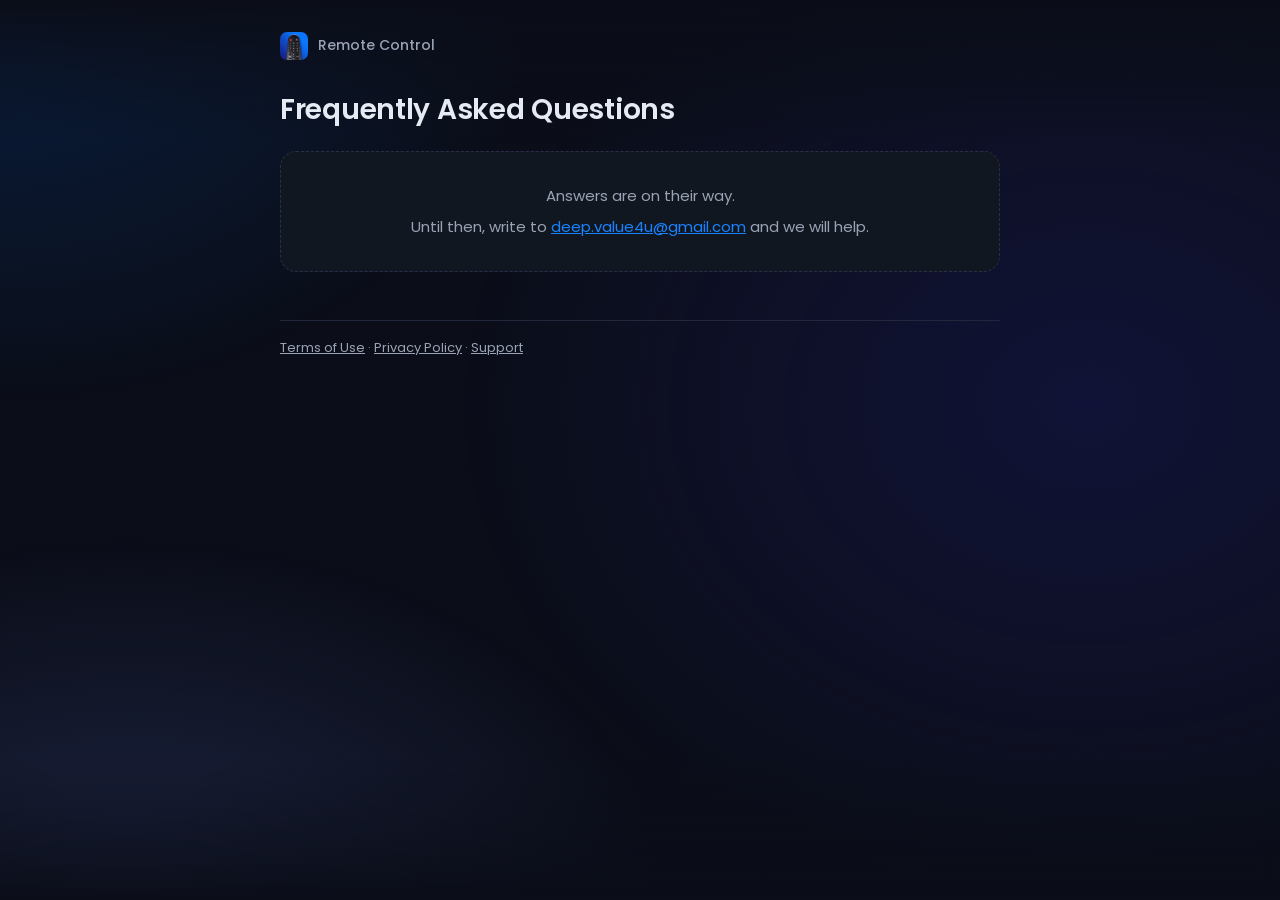
<file: remote-control/faq.html>
<!doctype html>
<html lang="en">
<head>
  <meta charset="utf-8">
  <meta name="viewport" content="width=device-width, initial-scale=1">
  <meta http-equiv="Content-Security-Policy" content="default-src 'self'; script-src 'self'; style-src 'self'; img-src 'self' data:; object-src 'none'; base-uri 'none'; form-action 'none'">
  <meta name="referrer" content="strict-origin-when-cross-origin">
  <meta name="theme-color" content="#0B0E19">
  <title>FAQ — Remote Control</title>
  <link rel="icon" href="icon.png">
  <link rel="stylesheet" href="style.css">
</head>
<body class="doc">
  <main>
    <header><a href="./"><img src="icon.png" alt="" width="28" height="28">Remote Control</a></header>
    <h1>Frequently Asked Questions</h1>

    <!-- FAQ content is not written yet. To add it, delete the .faq-empty block
         below and add items to .faq-list like this:

    <div class="faq-list">
      <details>
        <summary>Question?</summary>
        <p>Answer.</p>
      </details>
    </div>
    -->

    <div class="faq-empty">
      <p>Answers are on their way.</p>
      <p>Until then, write to <a href="mailto:deep.value4u@gmail.com">deep.value4u@gmail.com</a> and we will help.</p>
    </div>

    <footer>
      <a href="terms.html">Terms of Use</a> · <a href="privacy.html">Privacy Policy</a> · <a href="mailto:deep.value4u@gmail.com">Support</a>
    </footer>
  </main>
</body>
</html>
</file>
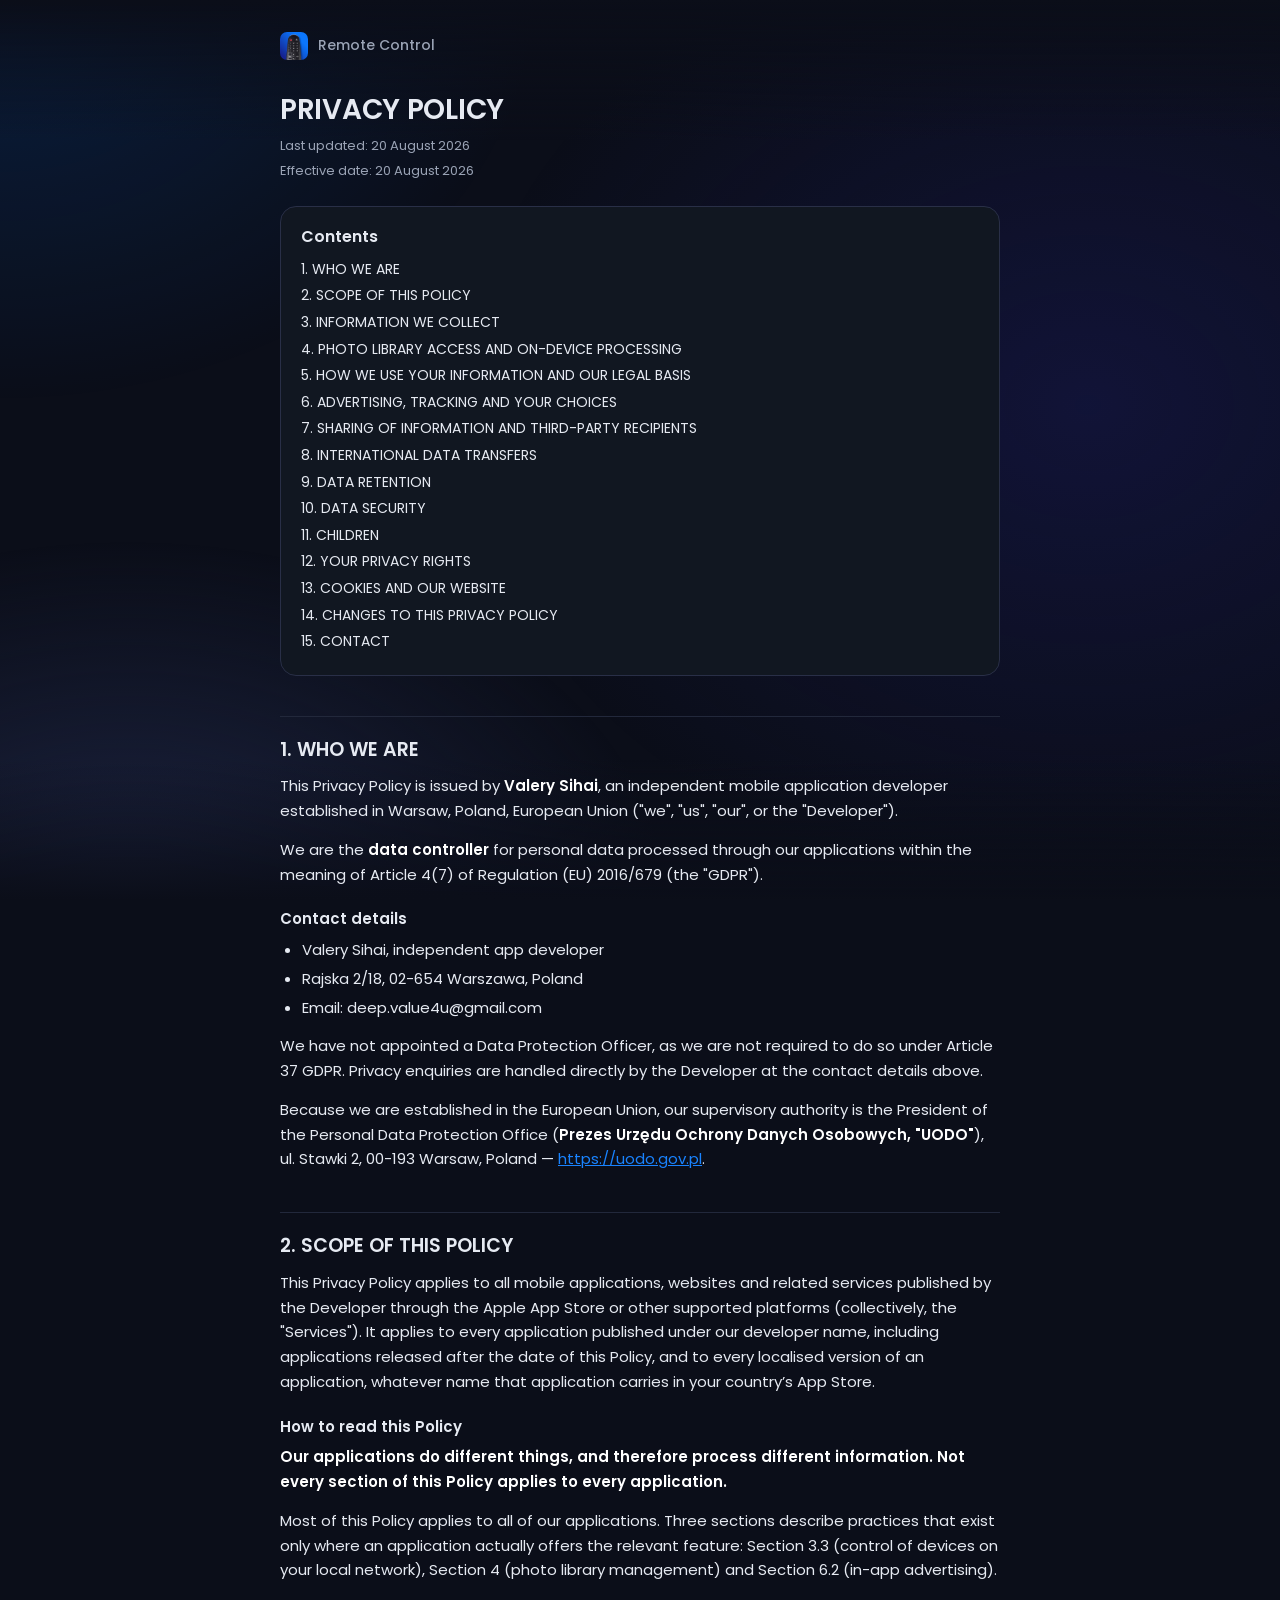
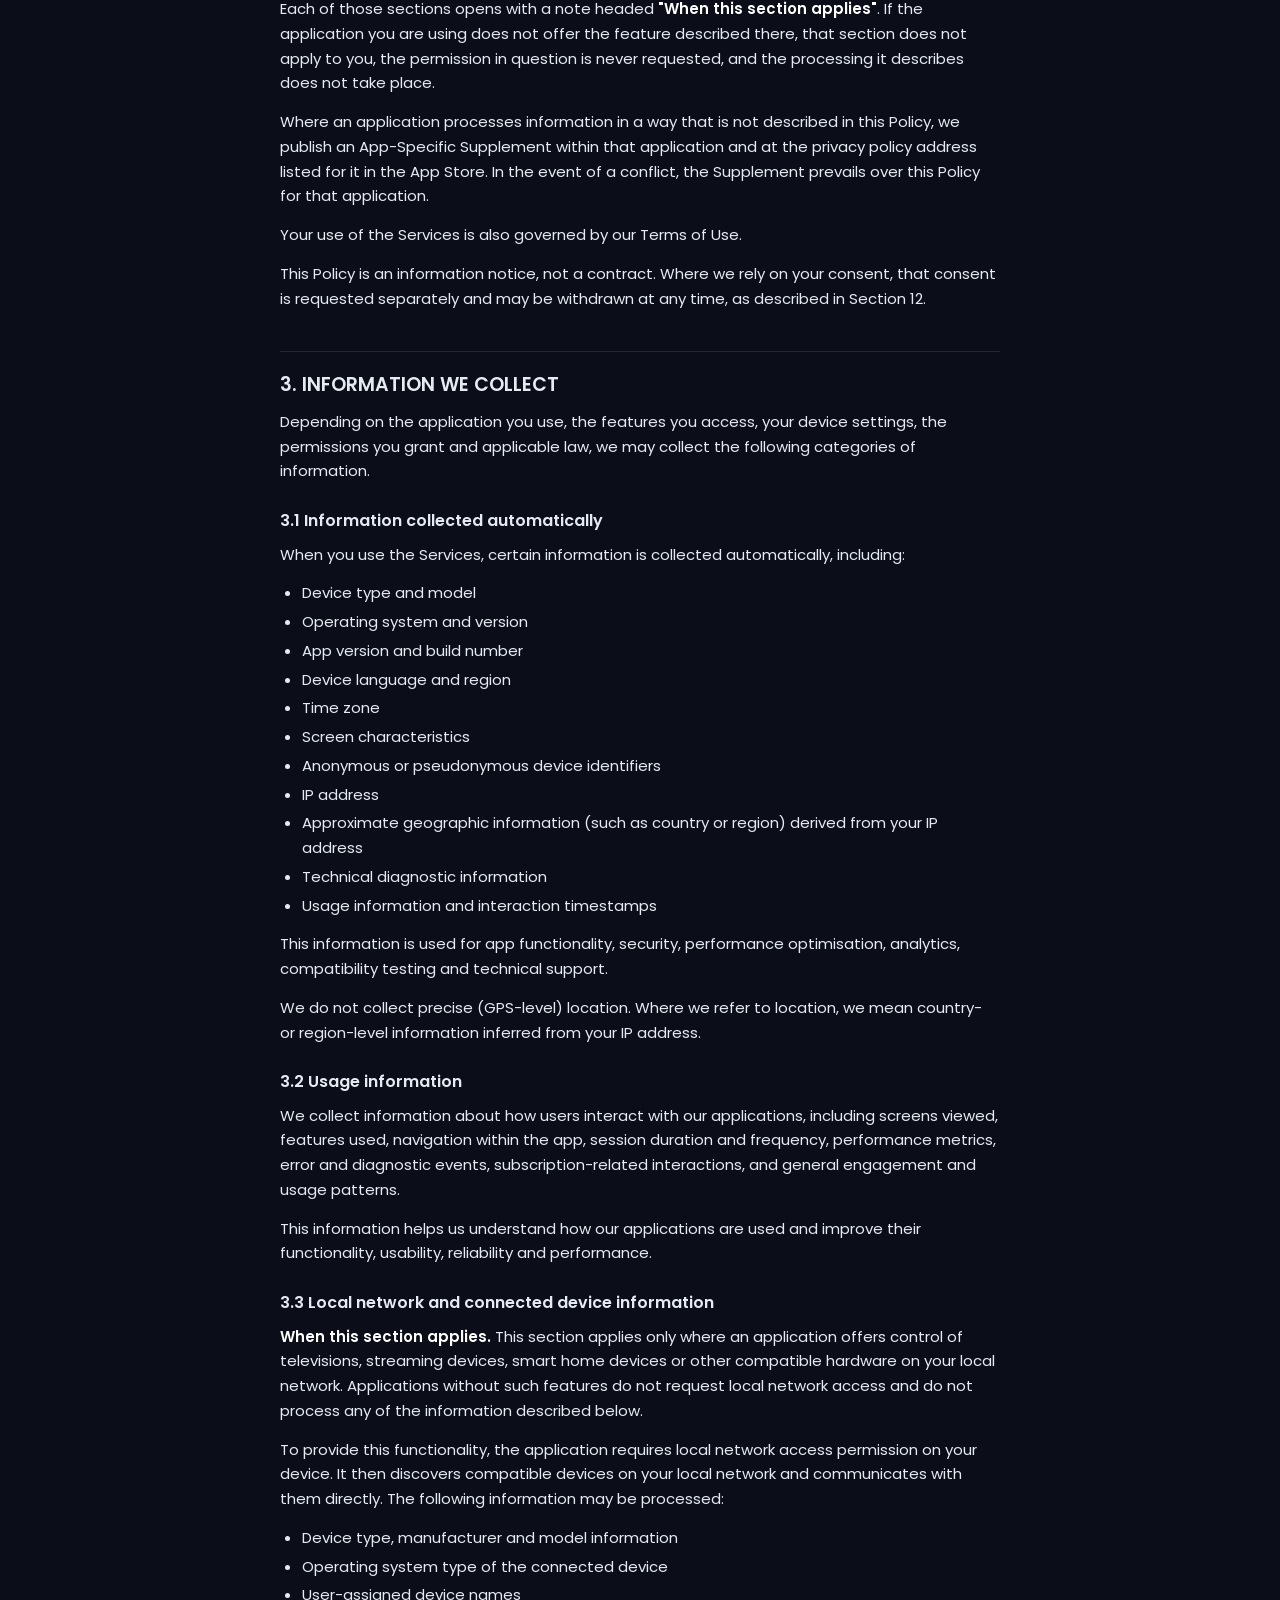
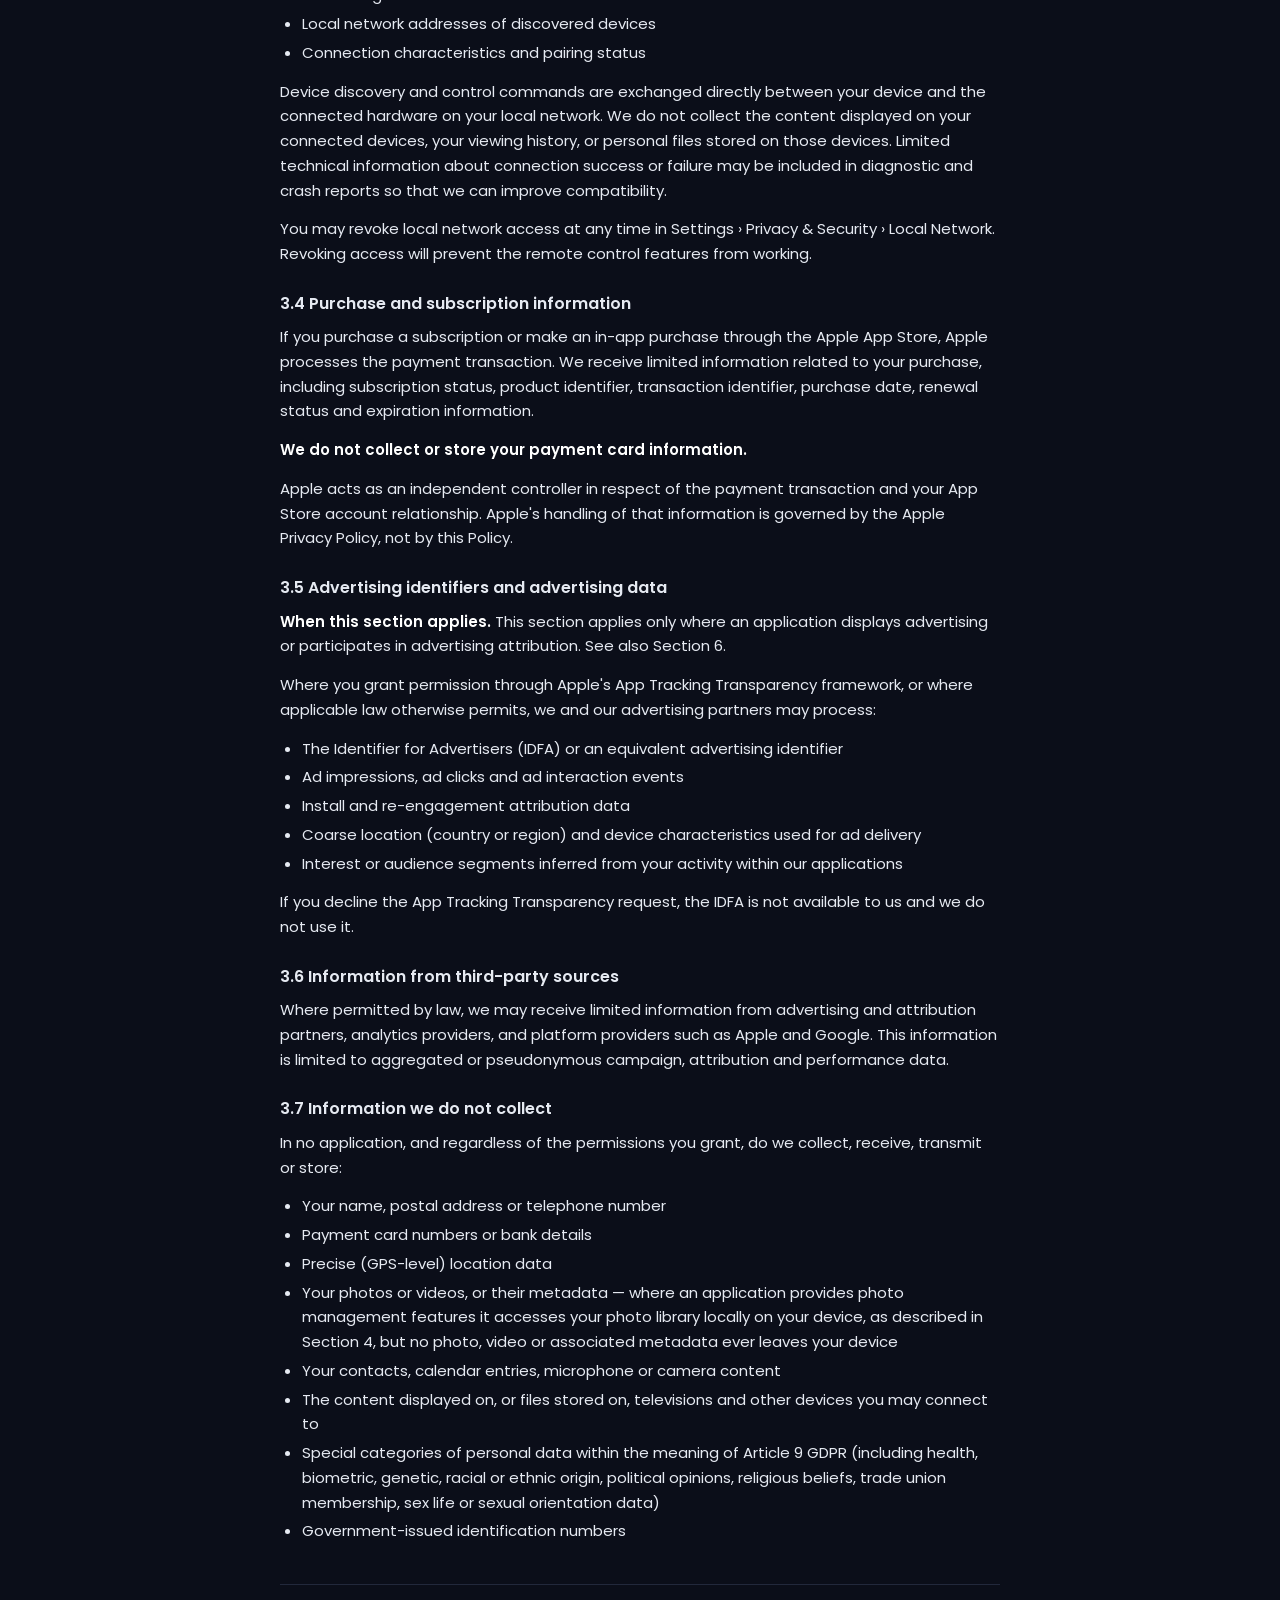
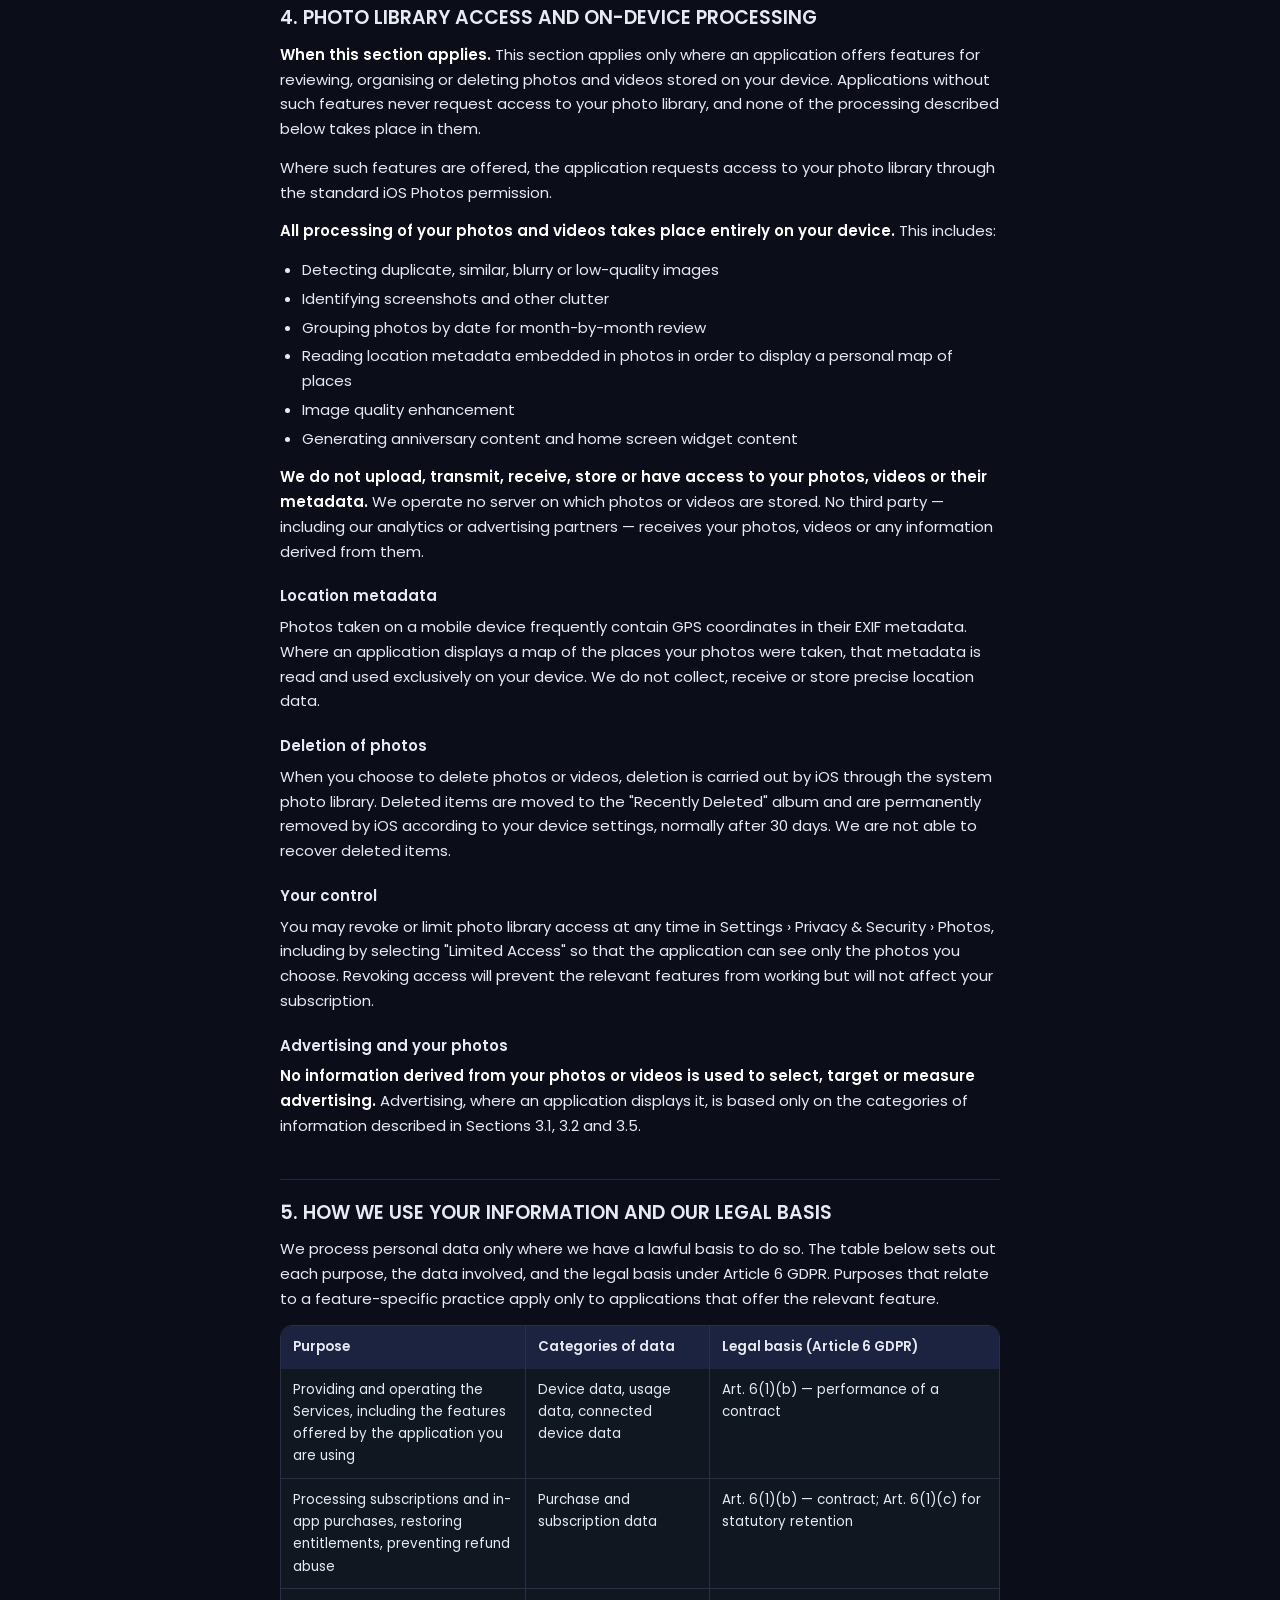
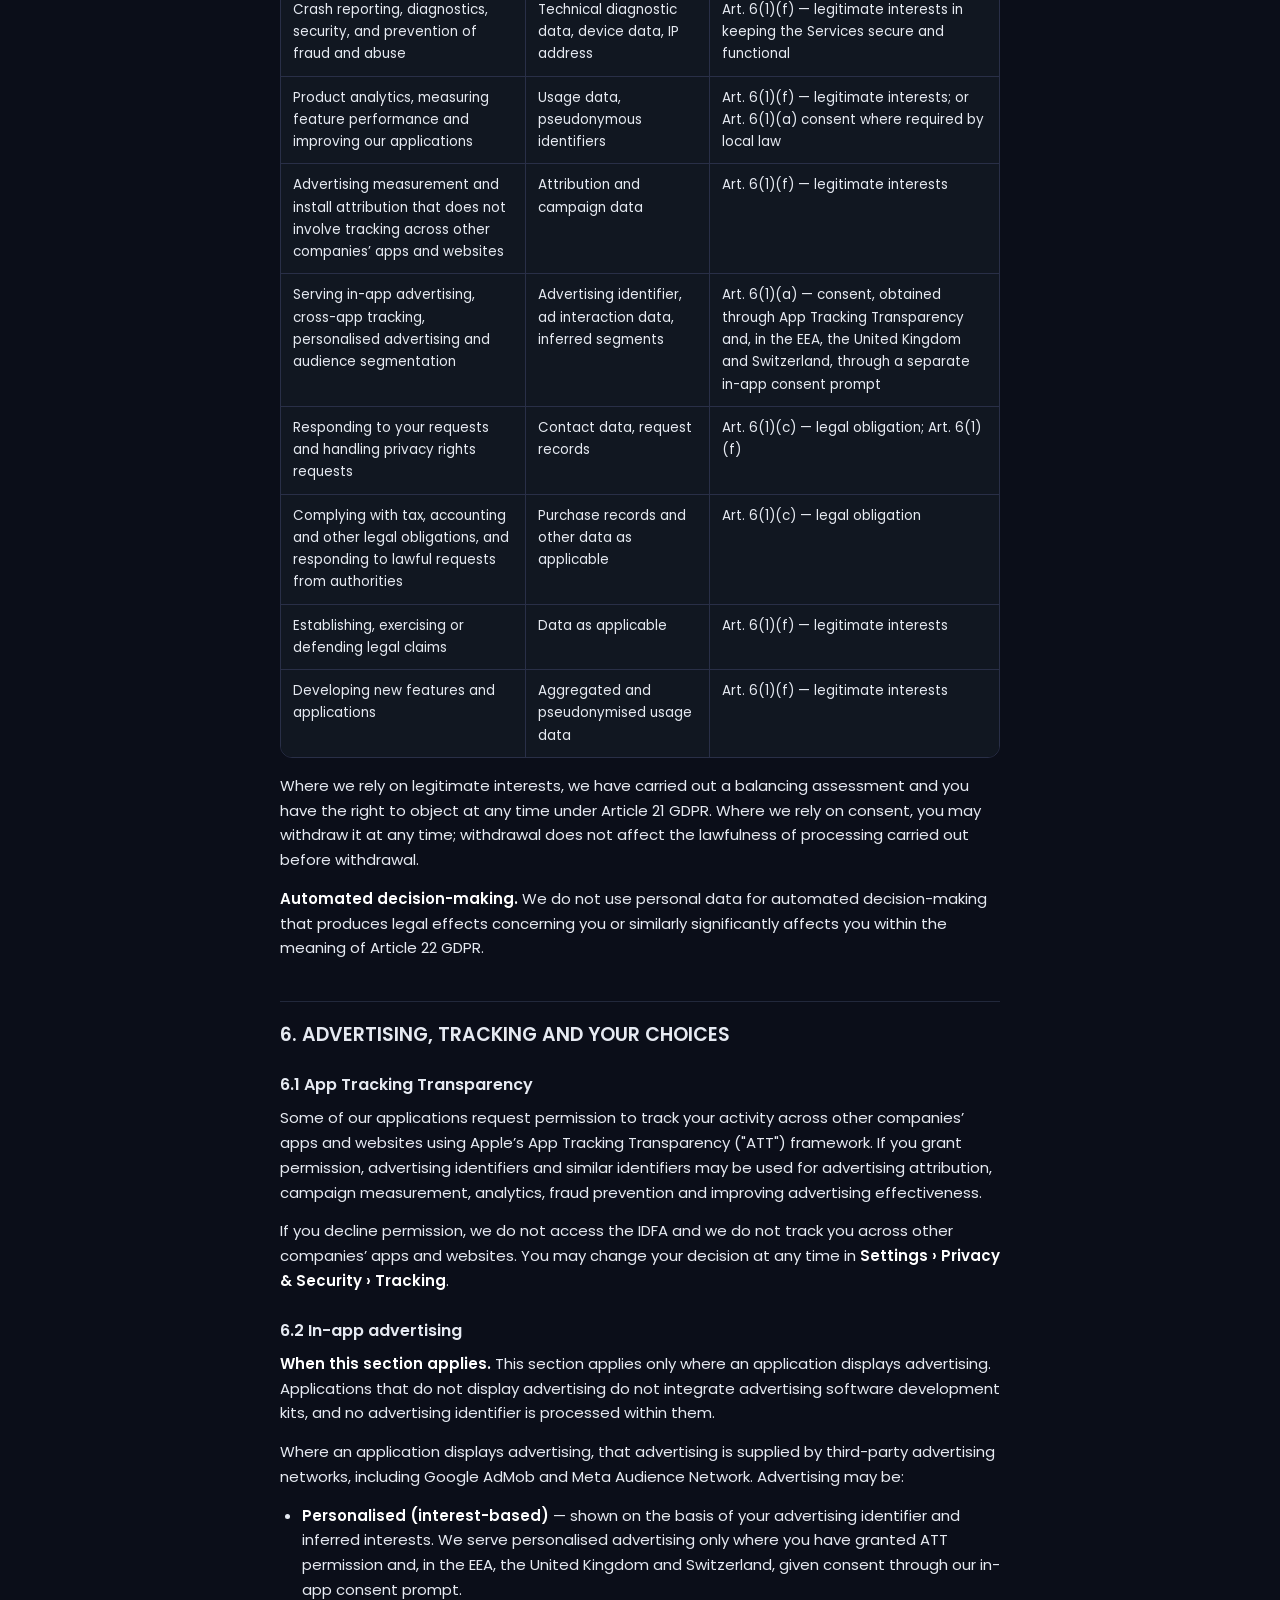
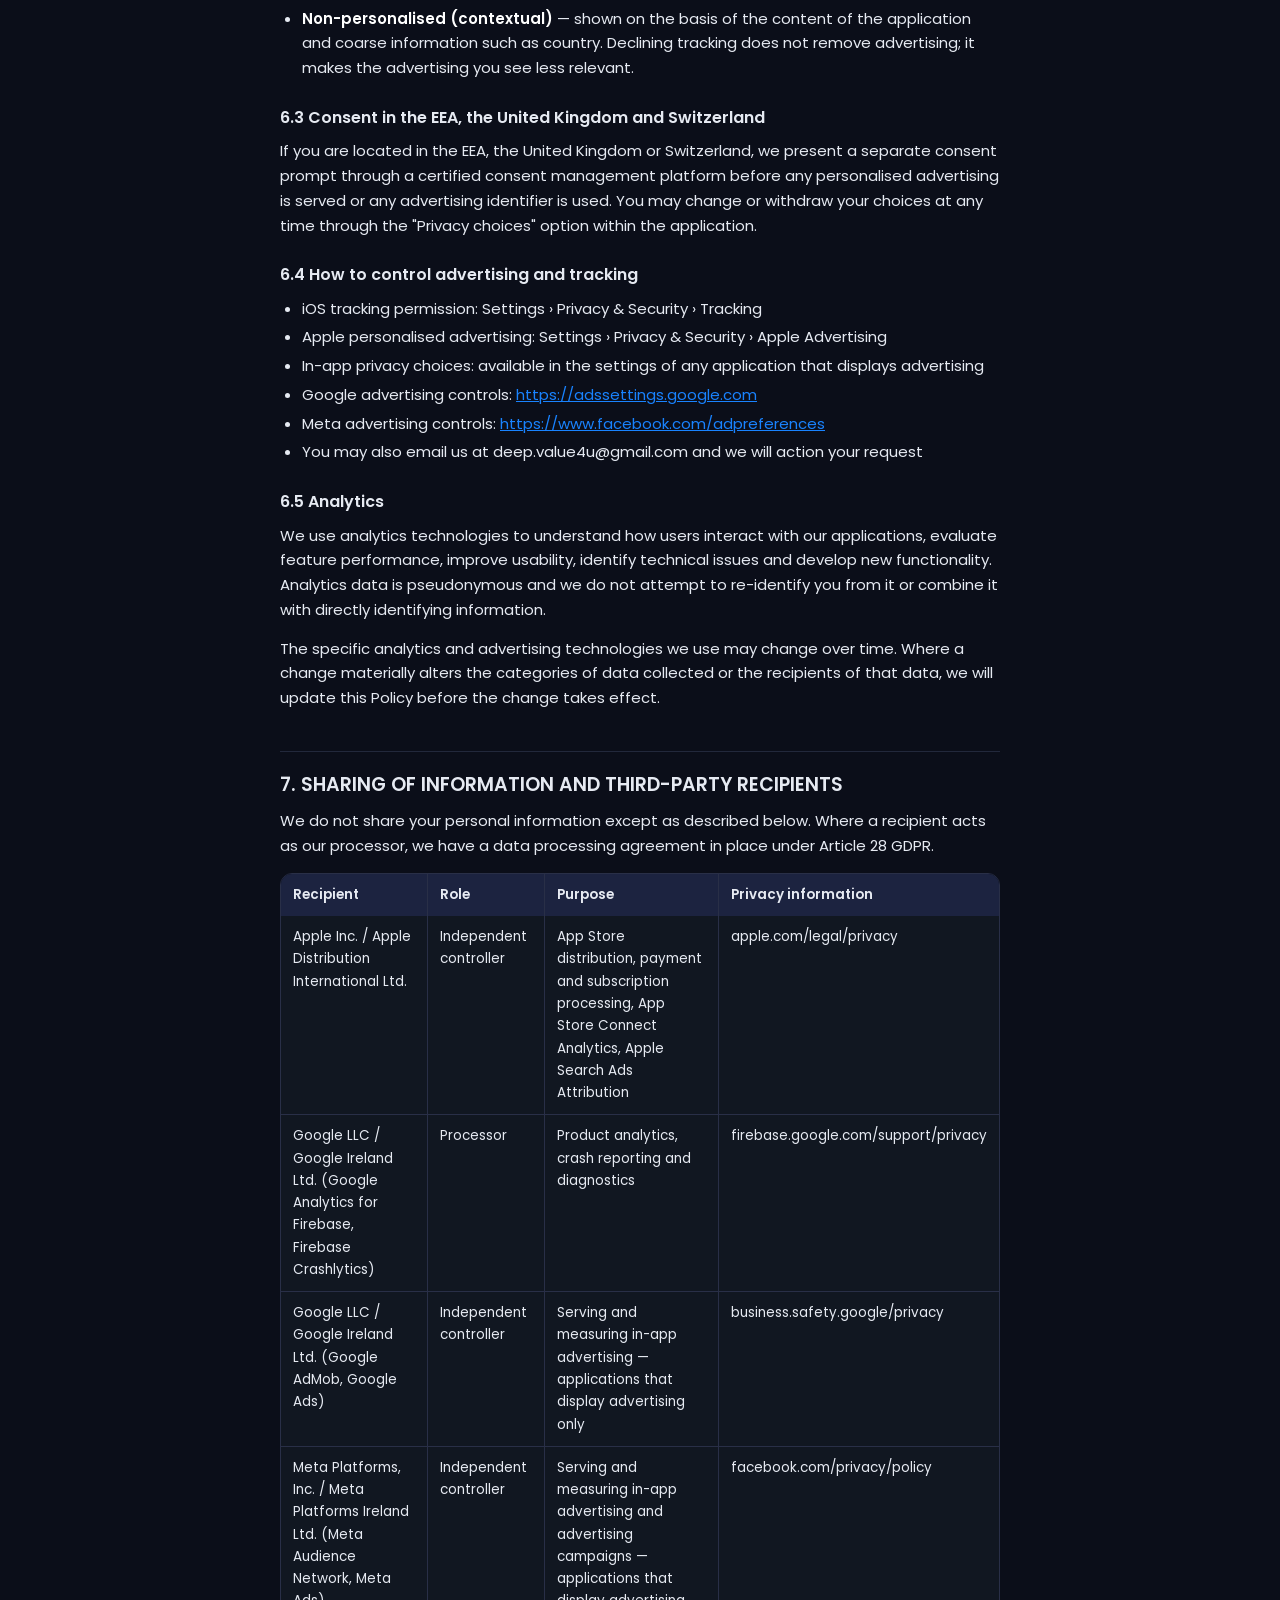
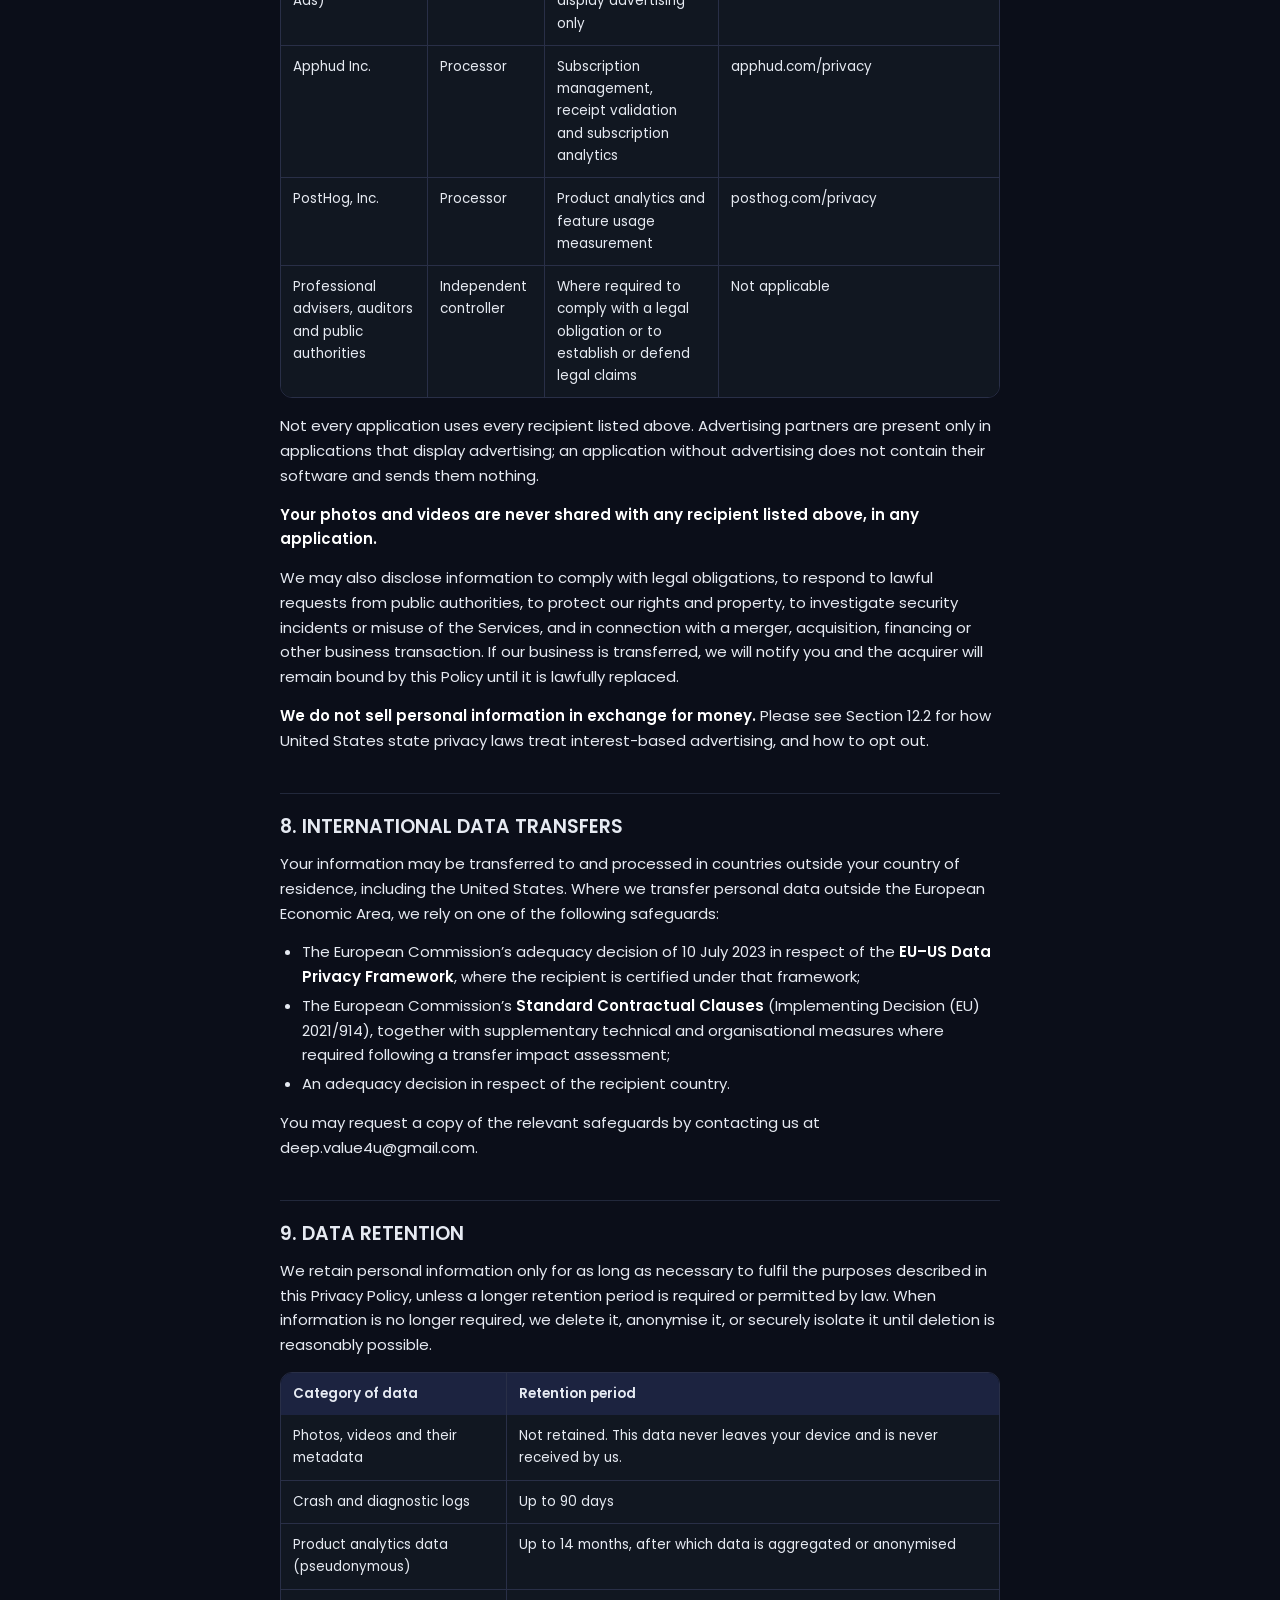
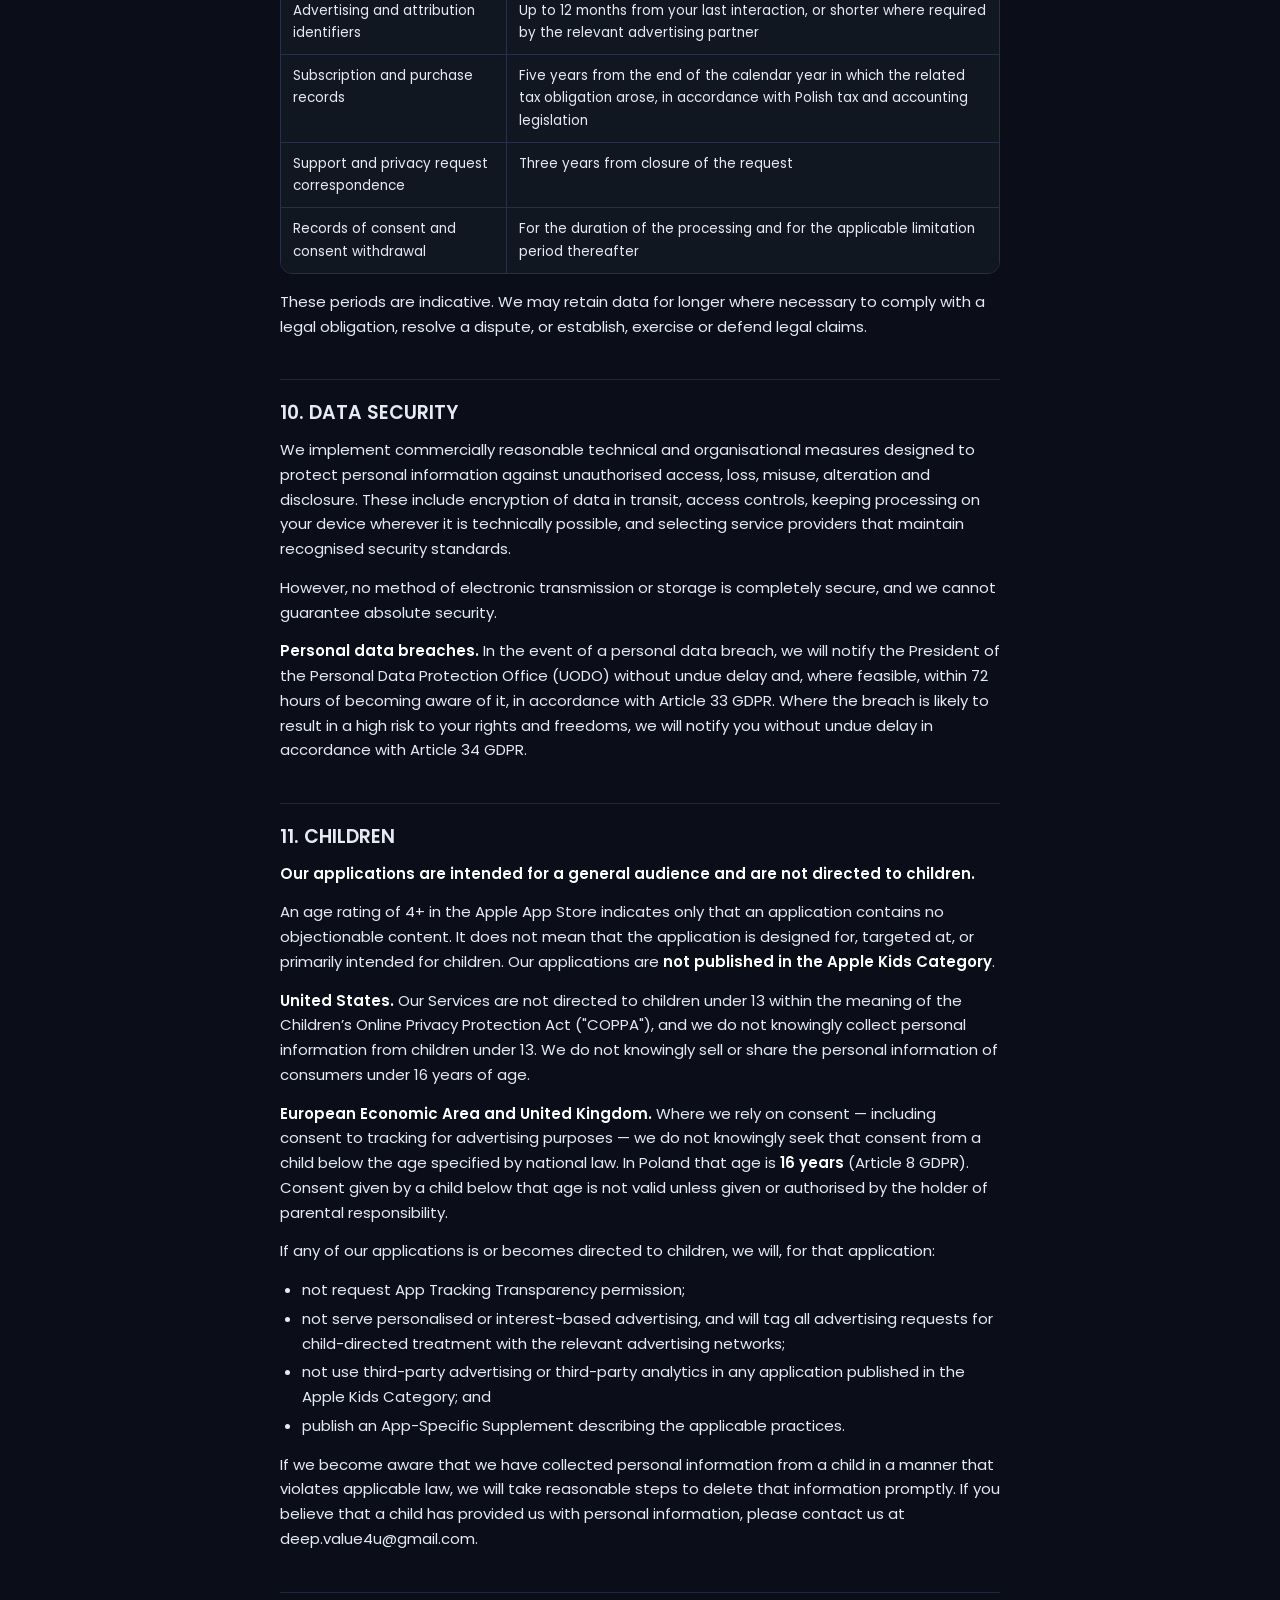
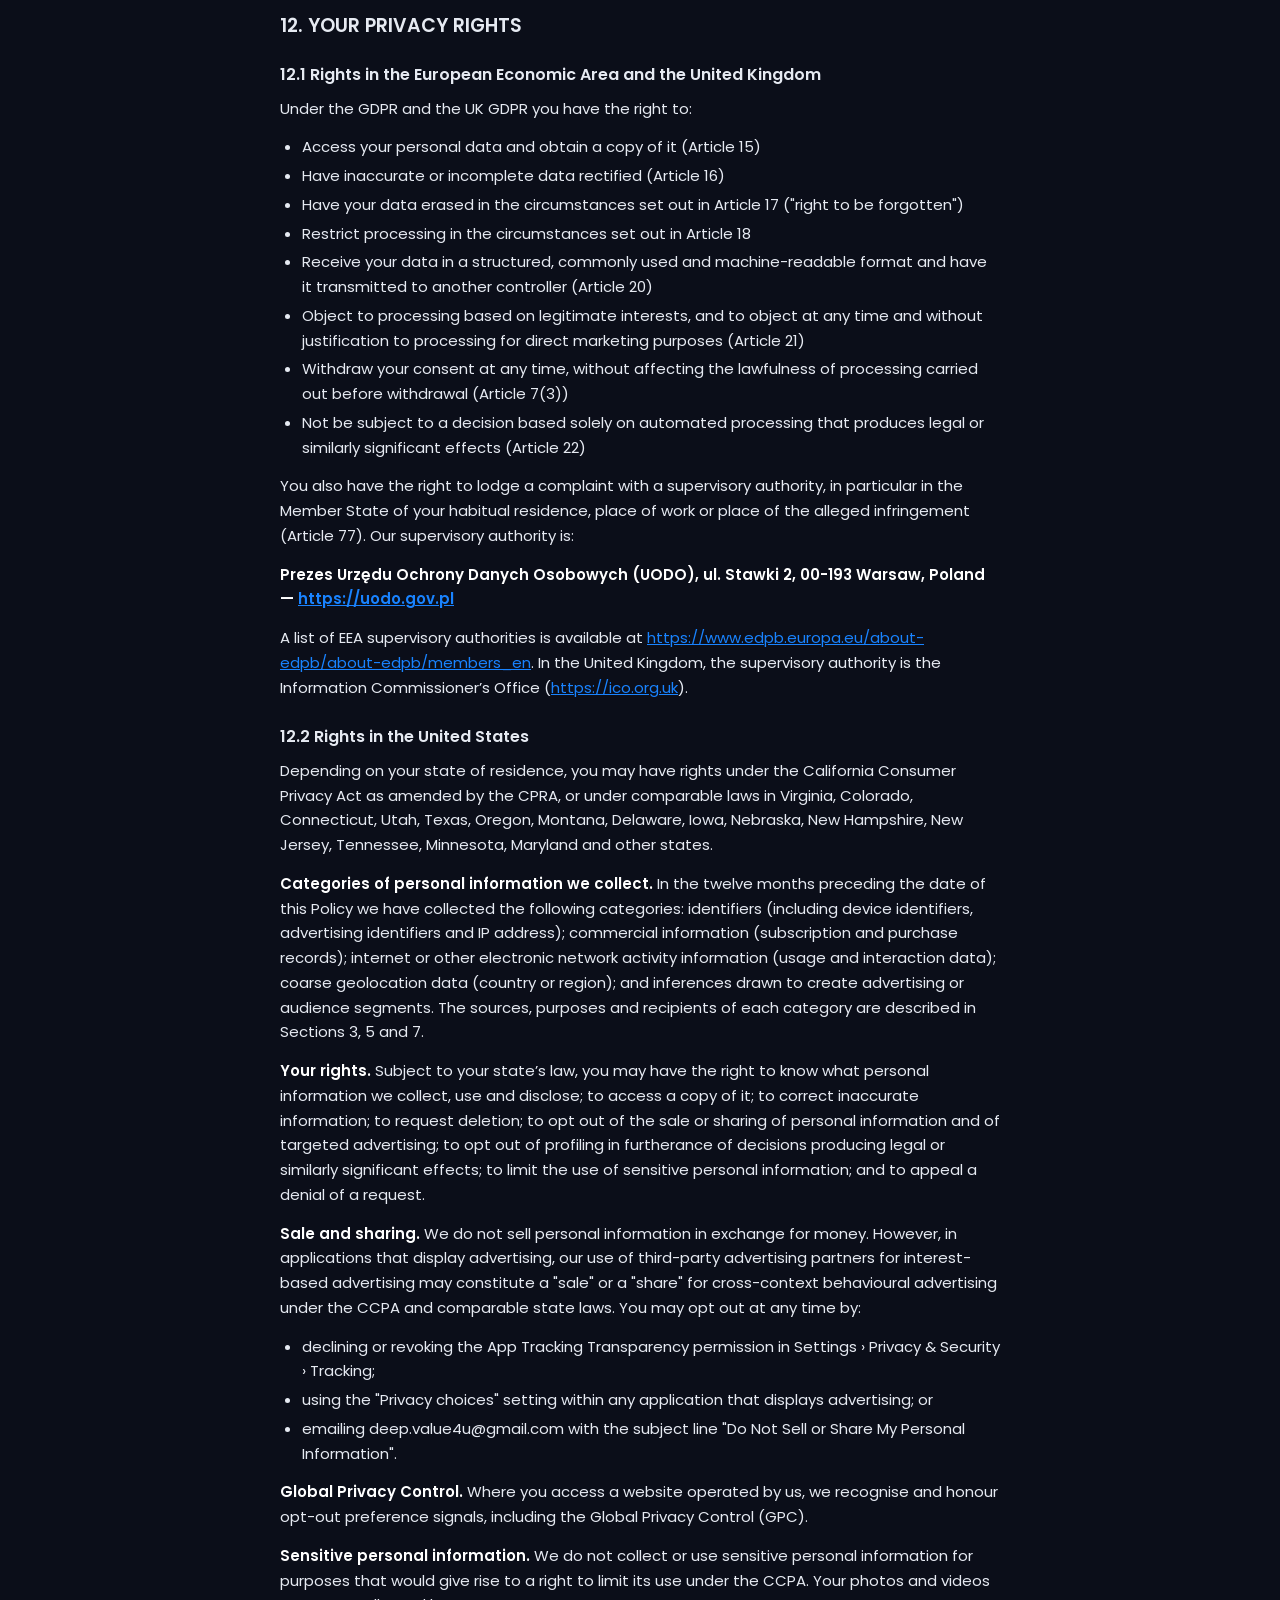
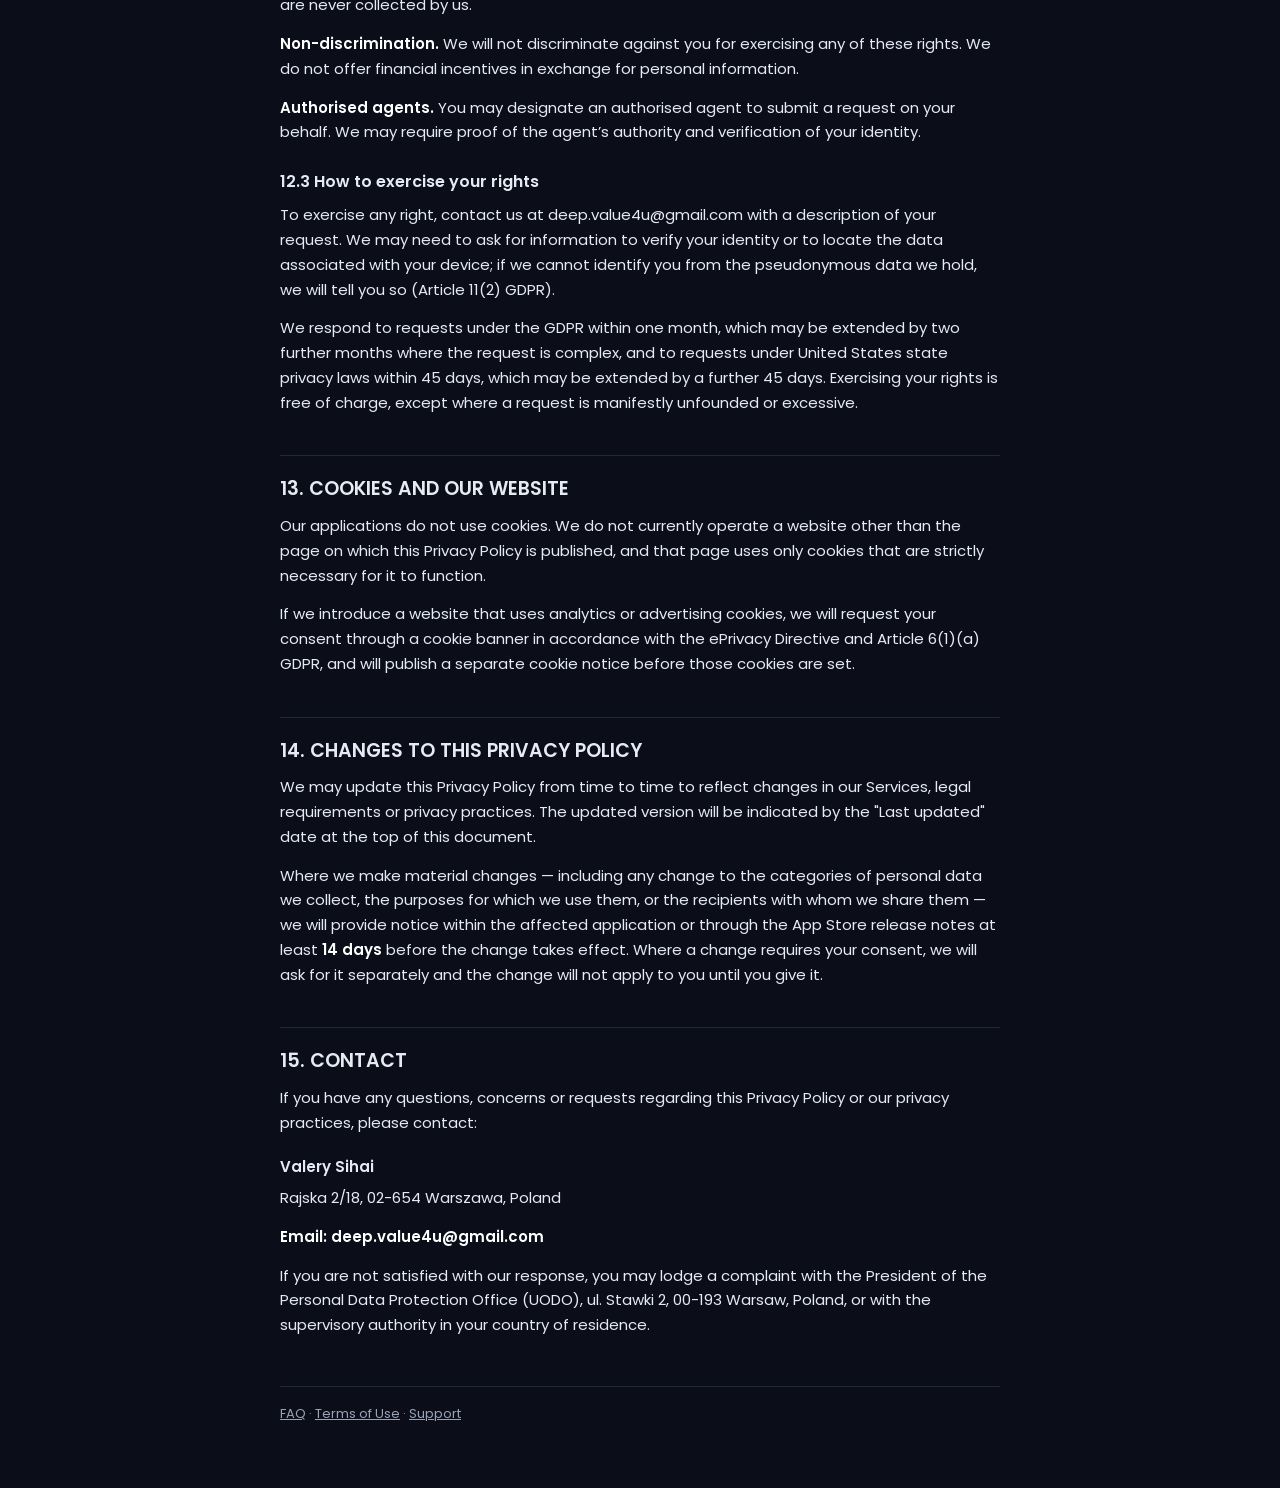
<file: remote-control/privacy.html>
<!doctype html>
<html lang="en">
<head>
  <meta charset="utf-8">
  <meta name="viewport" content="width=device-width, initial-scale=1">
  <meta http-equiv="Content-Security-Policy" content="default-src 'self'; script-src 'self'; style-src 'self'; img-src 'self' data:; object-src 'none'; base-uri 'none'; form-action 'none'">
  <meta name="referrer" content="strict-origin-when-cross-origin">
  <meta name="theme-color" content="#0B0E19">
  <title>Privacy Policy — Remote Control</title>
  <link rel="icon" href="icon.png">
  <link rel="stylesheet" href="style.css">
</head>
<body class="doc">
  <main>
    <header><a href="./"><img src="icon.png" alt="" width="28" height="28">Remote Control</a></header>
<h1>PRIVACY POLICY</h1>
<p class="meta">Last updated: 20 August 2026</p>
<p class="meta">Effective date: 20 August 2026</p>
<nav class="toc"><h2>Contents</h2><ol><li><a href="#s1">1. WHO WE ARE</a></li><li><a href="#s2">2. SCOPE OF THIS POLICY</a></li><li><a href="#s3">3. INFORMATION WE COLLECT</a></li><li><a href="#s4">4. PHOTO LIBRARY ACCESS AND ON-DEVICE PROCESSING</a></li><li><a href="#s5">5. HOW WE USE YOUR INFORMATION AND OUR LEGAL BASIS</a></li><li><a href="#s6">6. ADVERTISING, TRACKING AND YOUR CHOICES</a></li><li><a href="#s7">7. SHARING OF INFORMATION AND THIRD-PARTY RECIPIENTS</a></li><li><a href="#s8">8. INTERNATIONAL DATA TRANSFERS</a></li><li><a href="#s9">9. DATA RETENTION</a></li><li><a href="#s10">10. DATA SECURITY</a></li><li><a href="#s11">11. CHILDREN</a></li><li><a href="#s12">12. YOUR PRIVACY RIGHTS</a></li><li><a href="#s13">13. COOKIES AND OUR WEBSITE</a></li><li><a href="#s14">14. CHANGES TO THIS PRIVACY POLICY</a></li><li><a href="#s15">15. CONTACT</a></li></ol></nav>
<h2 id="s1">1. WHO WE ARE</h2>
<p>This Privacy Policy is issued by <strong>Valery Sihai</strong>, an independent mobile application developer established in Warsaw, Poland, European Union ("we", "us", "our", or the "Developer").</p>
<p>We are the <strong>data controller</strong> for personal data processed through our applications within the meaning of Article 4(7) of Regulation (EU) 2016/679 (the "GDPR").</p>
<h4>Contact details</h4>
<ul>
<li>Valery Sihai, independent app developer</li>
<li>Rajska 2/18, 02-654 Warszawa, Poland</li>
<li>Email: deep.value4u@gmail.com</li>
</ul>
<p>We have not appointed a Data Protection Officer, as we are not required to do so under Article 37 GDPR. Privacy enquiries are handled directly by the Developer at the contact details above.</p>
<p>Because we are established in the European Union, our supervisory authority is the President of the Personal Data Protection Office (<strong>Prezes Urzędu Ochrony Danych Osobowych, "UODO"</strong>), ul. Stawki 2, 00-193 Warsaw, Poland — <a href="https://uodo.gov.pl" rel="noopener noreferrer">https://uodo.gov.pl</a>.</p>
<h2 id="s2">2. SCOPE OF THIS POLICY</h2>
<p>This Privacy Policy applies to all mobile applications, websites and related services published by the Developer through the Apple App Store or other supported platforms (collectively, the "Services"). It applies to every application published under our developer name, including applications released after the date of this Policy, and to every localised version of an application, whatever name that application carries in your country’s App Store.</p>
<h4>How to read this Policy</h4>
<p><strong>Our applications do different things, and therefore process different information. Not every section of this Policy applies to every application.</strong></p>
<p>Most of this Policy applies to all of our applications. Three sections describe practices that exist only where an application actually offers the relevant feature: Section 3.3 (control of devices on your local network), Section 4 (photo library management) and Section 6.2 (in-app advertising).</p>
<p>Each of those sections opens with a note headed <strong>"When this section applies"</strong>. If the application you are using does not offer the feature described there, that section does not apply to you, the permission in question is never requested, and the processing it describes does not take place.</p>
<p>Where an application processes information in a way that is not described in this Policy, we publish an App-Specific Supplement within that application and at the privacy policy address listed for it in the App Store. In the event of a conflict, the Supplement prevails over this Policy for that application.</p>
<p>Your use of the Services is also governed by our Terms of Use.</p>
<p>This Policy is an information notice, not a contract. Where we rely on your consent, that consent is requested separately and may be withdrawn at any time, as described in Section 12.</p>
<h2 id="s3">3. INFORMATION WE COLLECT</h2>
<p>Depending on the application you use, the features you access, your device settings, the permissions you grant and applicable law, we may collect the following categories of information.</p>
<h3>3.1 Information collected automatically</h3>
<p>When you use the Services, certain information is collected automatically, including:</p>
<ul>
<li>Device type and model</li>
<li>Operating system and version</li>
<li>App version and build number</li>
<li>Device language and region</li>
<li>Time zone</li>
<li>Screen characteristics</li>
<li>Anonymous or pseudonymous device identifiers</li>
<li>IP address</li>
<li>Approximate geographic information (such as country or region) derived from your IP address</li>
<li>Technical diagnostic information</li>
<li>Usage information and interaction timestamps</li>
</ul>
<p>This information is used for app functionality, security, performance optimisation, analytics, compatibility testing and technical support.</p>
<p>We do not collect precise (GPS-level) location. Where we refer to location, we mean country- or region-level information inferred from your IP address.</p>
<h3>3.2 Usage information</h3>
<p>We collect information about how users interact with our applications, including screens viewed, features used, navigation within the app, session duration and frequency, performance metrics, error and diagnostic events, subscription-related interactions, and general engagement and usage patterns.</p>
<p>This information helps us understand how our applications are used and improve their functionality, usability, reliability and performance.</p>
<h3>3.3 Local network and connected device information</h3>
<p><strong>When this section applies.</strong> This section applies only where an application offers control of televisions, streaming devices, smart home devices or other compatible hardware on your local network. Applications without such features do not request local network access and do not process any of the information described below.</p>
<p>To provide this functionality, the application requires local network access permission on your device. It then discovers compatible devices on your local network and communicates with them directly. The following information may be processed:</p>
<ul>
<li>Device type, manufacturer and model information</li>
<li>Operating system type of the connected device</li>
<li>User-assigned device names</li>
<li>Local network addresses of discovered devices</li>
<li>Connection characteristics and pairing status</li>
</ul>
<p>Device discovery and control commands are exchanged directly between your device and the connected hardware on your local network. We do not collect the content displayed on your connected devices, your viewing history, or personal files stored on those devices. Limited technical information about connection success or failure may be included in diagnostic and crash reports so that we can improve compatibility.</p>
<p>You may revoke local network access at any time in Settings › Privacy &amp; Security › Local Network. Revoking access will prevent the remote control features from working.</p>
<h3>3.4 Purchase and subscription information</h3>
<p>If you purchase a subscription or make an in-app purchase through the Apple App Store, Apple processes the payment transaction. We receive limited information related to your purchase, including subscription status, product identifier, transaction identifier, purchase date, renewal status and expiration information.</p>
<p><strong>We do not collect or store your payment card information.</strong></p>
<p>Apple acts as an independent controller in respect of the payment transaction and your App Store account relationship. Apple's handling of that information is governed by the Apple Privacy Policy, not by this Policy.</p>
<h3>3.5 Advertising identifiers and advertising data</h3>
<p><strong>When this section applies.</strong> This section applies only where an application displays advertising or participates in advertising attribution. See also Section 6.</p>
<p>Where you grant permission through Apple's App Tracking Transparency framework, or where applicable law otherwise permits, we and our advertising partners may process:</p>
<ul>
<li>The Identifier for Advertisers (IDFA) or an equivalent advertising identifier</li>
<li>Ad impressions, ad clicks and ad interaction events</li>
<li>Install and re-engagement attribution data</li>
<li>Coarse location (country or region) and device characteristics used for ad delivery</li>
<li>Interest or audience segments inferred from your activity within our applications</li>
</ul>
<p>If you decline the App Tracking Transparency request, the IDFA is not available to us and we do not use it.</p>
<h3>3.6 Information from third-party sources</h3>
<p>Where permitted by law, we may receive limited information from advertising and attribution partners, analytics providers, and platform providers such as Apple and Google. This information is limited to aggregated or pseudonymous campaign, attribution and performance data.</p>
<h3>3.7 Information we do not collect</h3>
<p>In no application, and regardless of the permissions you grant, do we collect, receive, transmit or store:</p>
<ul>
<li>Your name, postal address or telephone number</li>
<li>Payment card numbers or bank details</li>
<li>Precise (GPS-level) location data</li>
<li>Your photos or videos, or their metadata — where an application provides photo management features it accesses your photo library locally on your device, as described in Section 4, but no photo, video or associated metadata ever leaves your device</li>
<li>Your contacts, calendar entries, microphone or camera content</li>
<li>The content displayed on, or files stored on, televisions and other devices you may connect to</li>
<li>Special categories of personal data within the meaning of Article 9 GDPR (including health, biometric, genetic, racial or ethnic origin, political opinions, religious beliefs, trade union membership, sex life or sexual orientation data)</li>
<li>Government-issued identification numbers</li>
</ul>
<h2 id="s4">4. PHOTO LIBRARY ACCESS AND ON-DEVICE PROCESSING</h2>
<p><strong>When this section applies.</strong> This section applies only where an application offers features for reviewing, organising or deleting photos and videos stored on your device. Applications without such features never request access to your photo library, and none of the processing described below takes place in them.</p>
<p>Where such features are offered, the application requests access to your photo library through the standard iOS Photos permission.</p>
<p><strong>All processing of your photos and videos takes place entirely on your device.</strong> This includes:</p>
<ul>
<li>Detecting duplicate, similar, blurry or low-quality images</li>
<li>Identifying screenshots and other clutter</li>
<li>Grouping photos by date for month-by-month review</li>
<li>Reading location metadata embedded in photos in order to display a personal map of places</li>
<li>Image quality enhancement</li>
<li>Generating anniversary content and home screen widget content</li>
</ul>
<p><strong>We do not upload, transmit, receive, store or have access to your photos, videos or their metadata.</strong> We operate no server on which photos or videos are stored. No third party — including our analytics or advertising partners — receives your photos, videos or any information derived from them.</p>
<h4>Location metadata</h4>
<p>Photos taken on a mobile device frequently contain GPS coordinates in their EXIF metadata. Where an application displays a map of the places your photos were taken, that metadata is read and used exclusively on your device. We do not collect, receive or store precise location data.</p>
<h4>Deletion of photos</h4>
<p>When you choose to delete photos or videos, deletion is carried out by iOS through the system photo library. Deleted items are moved to the "Recently Deleted" album and are permanently removed by iOS according to your device settings, normally after 30 days. We are not able to recover deleted items.</p>
<h4>Your control</h4>
<p>You may revoke or limit photo library access at any time in Settings › Privacy &amp; Security › Photos, including by selecting "Limited Access" so that the application can see only the photos you choose. Revoking access will prevent the relevant features from working but will not affect your subscription.</p>
<h4>Advertising and your photos</h4>
<p><strong>No information derived from your photos or videos is used to select, target or measure advertising.</strong> Advertising, where an application displays it, is based only on the categories of information described in Sections 3.1, 3.2 and 3.5.</p>
<h2 id="s5">5. HOW WE USE YOUR INFORMATION AND OUR LEGAL BASIS</h2>
<p>We process personal data only where we have a lawful basis to do so. The table below sets out each purpose, the data involved, and the legal basis under Article 6 GDPR. Purposes that relate to a feature-specific practice apply only to applications that offer the relevant feature.</p>
<div class="table-wrap"><table><thead><tr><th>Purpose</th><th>Categories of data</th><th>Legal basis (Article 6 GDPR)</th></tr></thead><tbody>
<tr><td>Providing and operating the Services, including the features offered by the application you are using</td><td>Device data, usage data, connected device data</td><td>Art. 6(1)(b) — performance of a contract</td></tr>
<tr><td>Processing subscriptions and in-app purchases, restoring entitlements, preventing refund abuse</td><td>Purchase and subscription data</td><td>Art. 6(1)(b) — contract; Art. 6(1)(c) for statutory retention</td></tr>
<tr><td>Crash reporting, diagnostics, security, and prevention of fraud and abuse</td><td>Technical diagnostic data, device data, IP address</td><td>Art. 6(1)(f) — legitimate interests in keeping the Services secure and functional</td></tr>
<tr><td>Product analytics, measuring feature performance and improving our applications</td><td>Usage data, pseudonymous identifiers</td><td>Art. 6(1)(f) — legitimate interests; or Art. 6(1)(a) consent where required by local law</td></tr>
<tr><td>Advertising measurement and install attribution that does not involve tracking across other companies’ apps and websites</td><td>Attribution and campaign data</td><td>Art. 6(1)(f) — legitimate interests</td></tr>
<tr><td>Serving in-app advertising, cross-app tracking, personalised advertising and audience segmentation</td><td>Advertising identifier, ad interaction data, inferred segments</td><td>Art. 6(1)(a) — consent, obtained through App Tracking Transparency and, in the EEA, the United Kingdom and Switzerland, through a separate in-app consent prompt</td></tr>
<tr><td>Responding to your requests and handling privacy rights requests</td><td>Contact data, request records</td><td>Art. 6(1)(c) — legal obligation; Art. 6(1)(f)</td></tr>
<tr><td>Complying with tax, accounting and other legal obligations, and responding to lawful requests from authorities</td><td>Purchase records and other data as applicable</td><td>Art. 6(1)(c) — legal obligation</td></tr>
<tr><td>Establishing, exercising or defending legal claims</td><td>Data as applicable</td><td>Art. 6(1)(f) — legitimate interests</td></tr>
<tr><td>Developing new features and applications</td><td>Aggregated and pseudonymised usage data</td><td>Art. 6(1)(f) — legitimate interests</td></tr>
</tbody></table></div>
<p>Where we rely on legitimate interests, we have carried out a balancing assessment and you have the right to object at any time under Article 21 GDPR. Where we rely on consent, you may withdraw it at any time; withdrawal does not affect the lawfulness of processing carried out before withdrawal.</p>
<p><strong>Automated decision-making.</strong> We do not use personal data for automated decision-making that produces legal effects concerning you or similarly significantly affects you within the meaning of Article 22 GDPR.</p>
<h2 id="s6">6. ADVERTISING, TRACKING AND YOUR CHOICES</h2>
<h3>6.1 App Tracking Transparency</h3>
<p>Some of our applications request permission to track your activity across other companies’ apps and websites using Apple’s App Tracking Transparency ("ATT") framework. If you grant permission, advertising identifiers and similar identifiers may be used for advertising attribution, campaign measurement, analytics, fraud prevention and improving advertising effectiveness.</p>
<p>If you decline permission, we do not access the IDFA and we do not track you across other companies’ apps and websites. You may change your decision at any time in <strong>Settings › Privacy &amp; Security › Tracking</strong>.</p>
<h3>6.2 In-app advertising</h3>
<p><strong>When this section applies.</strong> This section applies only where an application displays advertising. Applications that do not display advertising do not integrate advertising software development kits, and no advertising identifier is processed within them.</p>
<p>Where an application displays advertising, that advertising is supplied by third-party advertising networks, including Google AdMob and Meta Audience Network. Advertising may be:</p>
<ul>
<li><strong>Personalised (interest-based)</strong> — shown on the basis of your advertising identifier and inferred interests. We serve personalised advertising only where you have granted ATT permission and, in the EEA, the United Kingdom and Switzerland, given consent through our in-app consent prompt.</li>
<li><strong>Non-personalised (contextual)</strong> — shown on the basis of the content of the application and coarse information such as country. Declining tracking does not remove advertising; it makes the advertising you see less relevant.</li>
</ul>
<h3>6.3 Consent in the EEA, the United Kingdom and Switzerland</h3>
<p>If you are located in the EEA, the United Kingdom or Switzerland, we present a separate consent prompt through a certified consent management platform before any personalised advertising is served or any advertising identifier is used. You may change or withdraw your choices at any time through the "Privacy choices" option within the application.</p>
<h3>6.4 How to control advertising and tracking</h3>
<ul>
<li>iOS tracking permission: Settings › Privacy &amp; Security › Tracking</li>
<li>Apple personalised advertising: Settings › Privacy &amp; Security › Apple Advertising</li>
<li>In-app privacy choices: available in the settings of any application that displays advertising</li>
<li>Google advertising controls: <a href="https://adssettings.google.com" rel="noopener noreferrer">https://adssettings.google.com</a></li>
<li>Meta advertising controls: <a href="https://www.facebook.com/adpreferences" rel="noopener noreferrer">https://www.facebook.com/adpreferences</a></li>
<li>You may also email us at deep.value4u@gmail.com and we will action your request</li>
</ul>
<h3>6.5 Analytics</h3>
<p>We use analytics technologies to understand how users interact with our applications, evaluate feature performance, improve usability, identify technical issues and develop new functionality. Analytics data is pseudonymous and we do not attempt to re-identify you from it or combine it with directly identifying information.</p>
<p>The specific analytics and advertising technologies we use may change over time. Where a change materially alters the categories of data collected or the recipients of that data, we will update this Policy before the change takes effect.</p>
<h2 id="s7">7. SHARING OF INFORMATION AND THIRD-PARTY RECIPIENTS</h2>
<p>We do not share your personal information except as described below. Where a recipient acts as our processor, we have a data processing agreement in place under Article 28 GDPR.</p>
<div class="table-wrap"><table><thead><tr><th>Recipient</th><th>Role</th><th>Purpose</th><th>Privacy information</th></tr></thead><tbody>
<tr><td>Apple Inc. / Apple Distribution International Ltd.</td><td>Independent controller</td><td>App Store distribution, payment and subscription processing, App Store Connect Analytics, Apple Search Ads Attribution</td><td>apple.com/legal/privacy</td></tr>
<tr><td>Google LLC / Google Ireland Ltd. (Google Analytics for Firebase, Firebase Crashlytics)</td><td>Processor</td><td>Product analytics, crash reporting and diagnostics</td><td>firebase.google.com/support/privacy</td></tr>
<tr><td>Google LLC / Google Ireland Ltd. (Google AdMob, Google Ads)</td><td>Independent controller</td><td>Serving and measuring in-app advertising — applications that display advertising only</td><td>business.safety.google/privacy</td></tr>
<tr><td>Meta Platforms, Inc. / Meta Platforms Ireland Ltd. (Meta Audience Network, Meta Ads)</td><td>Independent controller</td><td>Serving and measuring in-app advertising and advertising campaigns — applications that display advertising only</td><td>facebook.com/privacy/policy</td></tr>
<tr><td>Apphud Inc.</td><td>Processor</td><td>Subscription management, receipt validation and subscription analytics</td><td>apphud.com/privacy</td></tr>
<tr><td>PostHog, Inc.</td><td>Processor</td><td>Product analytics and feature usage measurement</td><td>posthog.com/privacy</td></tr>
<tr><td>Professional advisers, auditors and public authorities</td><td>Independent controller</td><td>Where required to comply with a legal obligation or to establish or defend legal claims</td><td>Not applicable</td></tr>
</tbody></table></div>
<p>Not every application uses every recipient listed above. Advertising partners are present only in applications that display advertising; an application without advertising does not contain their software and sends them nothing.</p>
<p><strong>Your photos and videos are never shared with any recipient listed above, in any application.</strong></p>
<p>We may also disclose information to comply with legal obligations, to respond to lawful requests from public authorities, to protect our rights and property, to investigate security incidents or misuse of the Services, and in connection with a merger, acquisition, financing or other business transaction. If our business is transferred, we will notify you and the acquirer will remain bound by this Policy until it is lawfully replaced.</p>
<p><strong>We do not sell personal information in exchange for money.</strong> Please see Section 12.2 for how United States state privacy laws treat interest-based advertising, and how to opt out.</p>
<h2 id="s8">8. INTERNATIONAL DATA TRANSFERS</h2>
<p>Your information may be transferred to and processed in countries outside your country of residence, including the United States. Where we transfer personal data outside the European Economic Area, we rely on one of the following safeguards:</p>
<ul>
<li>The European Commission’s adequacy decision of 10 July 2023 in respect of the <strong>EU–US Data Privacy Framework</strong>, where the recipient is certified under that framework;</li>
<li>The European Commission’s <strong>Standard Contractual Clauses</strong> (Implementing Decision (EU) 2021/914), together with supplementary technical and organisational measures where required following a transfer impact assessment;</li>
<li>An adequacy decision in respect of the recipient country.</li>
</ul>
<p>You may request a copy of the relevant safeguards by contacting us at deep.value4u@gmail.com.</p>
<h2 id="s9">9. DATA RETENTION</h2>
<p>We retain personal information only for as long as necessary to fulfil the purposes described in this Privacy Policy, unless a longer retention period is required or permitted by law. When information is no longer required, we delete it, anonymise it, or securely isolate it until deletion is reasonably possible.</p>
<div class="table-wrap"><table><thead><tr><th>Category of data</th><th>Retention period</th></tr></thead><tbody>
<tr><td>Photos, videos and their metadata</td><td>Not retained. This data never leaves your device and is never received by us.</td></tr>
<tr><td>Crash and diagnostic logs</td><td>Up to 90 days</td></tr>
<tr><td>Product analytics data (pseudonymous)</td><td>Up to 14 months, after which data is aggregated or anonymised</td></tr>
<tr><td>Advertising and attribution identifiers</td><td>Up to 12 months from your last interaction, or shorter where required by the relevant advertising partner</td></tr>
<tr><td>Subscription and purchase records</td><td>Five years from the end of the calendar year in which the related tax obligation arose, in accordance with Polish tax and accounting legislation</td></tr>
<tr><td>Support and privacy request correspondence</td><td>Three years from closure of the request</td></tr>
<tr><td>Records of consent and consent withdrawal</td><td>For the duration of the processing and for the applicable limitation period thereafter</td></tr>
</tbody></table></div>
<p>These periods are indicative. We may retain data for longer where necessary to comply with a legal obligation, resolve a dispute, or establish, exercise or defend legal claims.</p>
<h2 id="s10">10. DATA SECURITY</h2>
<p>We implement commercially reasonable technical and organisational measures designed to protect personal information against unauthorised access, loss, misuse, alteration and disclosure. These include encryption of data in transit, access controls, keeping processing on your device wherever it is technically possible, and selecting service providers that maintain recognised security standards.</p>
<p>However, no method of electronic transmission or storage is completely secure, and we cannot guarantee absolute security.</p>
<p><strong>Personal data breaches.</strong> In the event of a personal data breach, we will notify the President of the Personal Data Protection Office (UODO) without undue delay and, where feasible, within 72 hours of becoming aware of it, in accordance with Article 33 GDPR. Where the breach is likely to result in a high risk to your rights and freedoms, we will notify you without undue delay in accordance with Article 34 GDPR.</p>
<h2 id="s11">11. CHILDREN</h2>
<p><strong>Our applications are intended for a general audience and are not directed to children.</strong></p>
<p>An age rating of 4+ in the Apple App Store indicates only that an application contains no objectionable content. It does not mean that the application is designed for, targeted at, or primarily intended for children. Our applications are <strong>not published in the Apple Kids Category</strong>.</p>
<p><strong>United States.</strong> Our Services are not directed to children under 13 within the meaning of the Children’s Online Privacy Protection Act ("COPPA"), and we do not knowingly collect personal information from children under 13. We do not knowingly sell or share the personal information of consumers under 16 years of age.</p>
<p><strong>European Economic Area and United Kingdom.</strong> Where we rely on consent — including consent to tracking for advertising purposes — we do not knowingly seek that consent from a child below the age specified by national law. In Poland that age is <strong>16 years</strong> (Article 8 GDPR). Consent given by a child below that age is not valid unless given or authorised by the holder of parental responsibility.</p>
<p>If any of our applications is or becomes directed to children, we will, for that application:</p>
<ul>
<li>not request App Tracking Transparency permission;</li>
<li>not serve personalised or interest-based advertising, and will tag all advertising requests for child-directed treatment with the relevant advertising networks;</li>
<li>not use third-party advertising or third-party analytics in any application published in the Apple Kids Category; and</li>
<li>publish an App-Specific Supplement describing the applicable practices.</li>
</ul>
<p>If we become aware that we have collected personal information from a child in a manner that violates applicable law, we will take reasonable steps to delete that information promptly. If you believe that a child has provided us with personal information, please contact us at deep.value4u@gmail.com.</p>
<h2 id="s12">12. YOUR PRIVACY RIGHTS</h2>
<h3>12.1 Rights in the European Economic Area and the United Kingdom</h3>
<p>Under the GDPR and the UK GDPR you have the right to:</p>
<ul>
<li>Access your personal data and obtain a copy of it (Article 15)</li>
<li>Have inaccurate or incomplete data rectified (Article 16)</li>
<li>Have your data erased in the circumstances set out in Article 17 ("right to be forgotten")</li>
<li>Restrict processing in the circumstances set out in Article 18</li>
<li>Receive your data in a structured, commonly used and machine-readable format and have it transmitted to another controller (Article 20)</li>
<li>Object to processing based on legitimate interests, and to object at any time and without justification to processing for direct marketing purposes (Article 21)</li>
<li>Withdraw your consent at any time, without affecting the lawfulness of processing carried out before withdrawal (Article 7(3))</li>
<li>Not be subject to a decision based solely on automated processing that produces legal or similarly significant effects (Article 22)</li>
</ul>
<p>You also have the right to lodge a complaint with a supervisory authority, in particular in the Member State of your habitual residence, place of work or place of the alleged infringement (Article 77). Our supervisory authority is:</p>
<p><strong>Prezes Urzędu Ochrony Danych Osobowych (UODO), ul. Stawki 2, 00-193 Warsaw, Poland — <a href="https://uodo.gov.pl" rel="noopener noreferrer">https://uodo.gov.pl</a></strong></p>
<p>A list of EEA supervisory authorities is available at <a href="https://www.edpb.europa.eu/about-edpb/about-edpb/members_en" rel="noopener noreferrer">https://www.edpb.europa.eu/about-edpb/about-edpb/members_en</a>. In the United Kingdom, the supervisory authority is the Information Commissioner’s Office (<a href="https://ico.org.uk" rel="noopener noreferrer">https://ico.org.uk</a>).</p>
<h3>12.2 Rights in the United States</h3>
<p>Depending on your state of residence, you may have rights under the California Consumer Privacy Act as amended by the CPRA, or under comparable laws in Virginia, Colorado, Connecticut, Utah, Texas, Oregon, Montana, Delaware, Iowa, Nebraska, New Hampshire, New Jersey, Tennessee, Minnesota, Maryland and other states.</p>
<p><strong>Categories of personal information we collect.</strong> In the twelve months preceding the date of this Policy we have collected the following categories: identifiers (including device identifiers, advertising identifiers and IP address); commercial information (subscription and purchase records); internet or other electronic network activity information (usage and interaction data); coarse geolocation data (country or region); and inferences drawn to create advertising or audience segments. The sources, purposes and recipients of each category are described in Sections 3, 5 and 7.</p>
<p><strong>Your rights.</strong> Subject to your state’s law, you may have the right to know what personal information we collect, use and disclose; to access a copy of it; to correct inaccurate information; to request deletion; to opt out of the sale or sharing of personal information and of targeted advertising; to opt out of profiling in furtherance of decisions producing legal or similarly significant effects; to limit the use of sensitive personal information; and to appeal a denial of a request.</p>
<p><strong>Sale and sharing.</strong> We do not sell personal information in exchange for money. However, in applications that display advertising, our use of third-party advertising partners for interest-based advertising may constitute a "sale" or a "share" for cross-context behavioural advertising under the CCPA and comparable state laws. You may opt out at any time by:</p>
<ul>
<li>declining or revoking the App Tracking Transparency permission in Settings › Privacy &amp; Security › Tracking;</li>
<li>using the "Privacy choices" setting within any application that displays advertising; or</li>
<li>emailing deep.value4u@gmail.com with the subject line "Do Not Sell or Share My Personal Information".</li>
</ul>
<p><strong>Global Privacy Control.</strong> Where you access a website operated by us, we recognise and honour opt-out preference signals, including the Global Privacy Control (GPC).</p>
<p><strong>Sensitive personal information.</strong> We do not collect or use sensitive personal information for purposes that would give rise to a right to limit its use under the CCPA. Your photos and videos are never collected by us.</p>
<p><strong>Non-discrimination.</strong> We will not discriminate against you for exercising any of these rights. We do not offer financial incentives in exchange for personal information.</p>
<p><strong>Authorised agents.</strong> You may designate an authorised agent to submit a request on your behalf. We may require proof of the agent’s authority and verification of your identity.</p>
<h3>12.3 How to exercise your rights</h3>
<p>To exercise any right, contact us at deep.value4u@gmail.com with a description of your request. We may need to ask for information to verify your identity or to locate the data associated with your device; if we cannot identify you from the pseudonymous data we hold, we will tell you so (Article 11(2) GDPR).</p>
<p>We respond to requests under the GDPR within one month, which may be extended by two further months where the request is complex, and to requests under United States state privacy laws within 45 days, which may be extended by a further 45 days. Exercising your rights is free of charge, except where a request is manifestly unfounded or excessive.</p>
<h2 id="s13">13. COOKIES AND OUR WEBSITE</h2>
<p>Our applications do not use cookies. We do not currently operate a website other than the page on which this Privacy Policy is published, and that page uses only cookies that are strictly necessary for it to function.</p>
<p>If we introduce a website that uses analytics or advertising cookies, we will request your consent through a cookie banner in accordance with the ePrivacy Directive and Article 6(1)(a) GDPR, and will publish a separate cookie notice before those cookies are set.</p>
<h2 id="s14">14. CHANGES TO THIS PRIVACY POLICY</h2>
<p>We may update this Privacy Policy from time to time to reflect changes in our Services, legal requirements or privacy practices. The updated version will be indicated by the "Last updated" date at the top of this document.</p>
<p>Where we make material changes — including any change to the categories of personal data we collect, the purposes for which we use them, or the recipients with whom we share them — we will provide notice within the affected application or through the App Store release notes at least <strong>14 days</strong> before the change takes effect. Where a change requires your consent, we will ask for it separately and the change will not apply to you until you give it.</p>
<h2 id="s15">15. CONTACT</h2>
<p>If you have any questions, concerns or requests regarding this Privacy Policy or our privacy practices, please contact:</p>
<h4>Valery Sihai</h4>
<p>Rajska 2/18, 02-654 Warszawa, Poland</p>
<p><strong>Email: deep.value4u@gmail.com</strong></p>
<p>If you are not satisfied with our response, you may lodge a complaint with the President of the Personal Data Protection Office (UODO), ul. Stawki 2, 00-193 Warsaw, Poland, or with the supervisory authority in your country of residence.</p>
    <footer>
      <a href="faq.html">FAQ</a> · <a href="terms.html">Terms of Use</a> · <a href="mailto:deep.value4u@gmail.com">Support</a>
    </footer>
  </main>
</body>
</html>
</file>
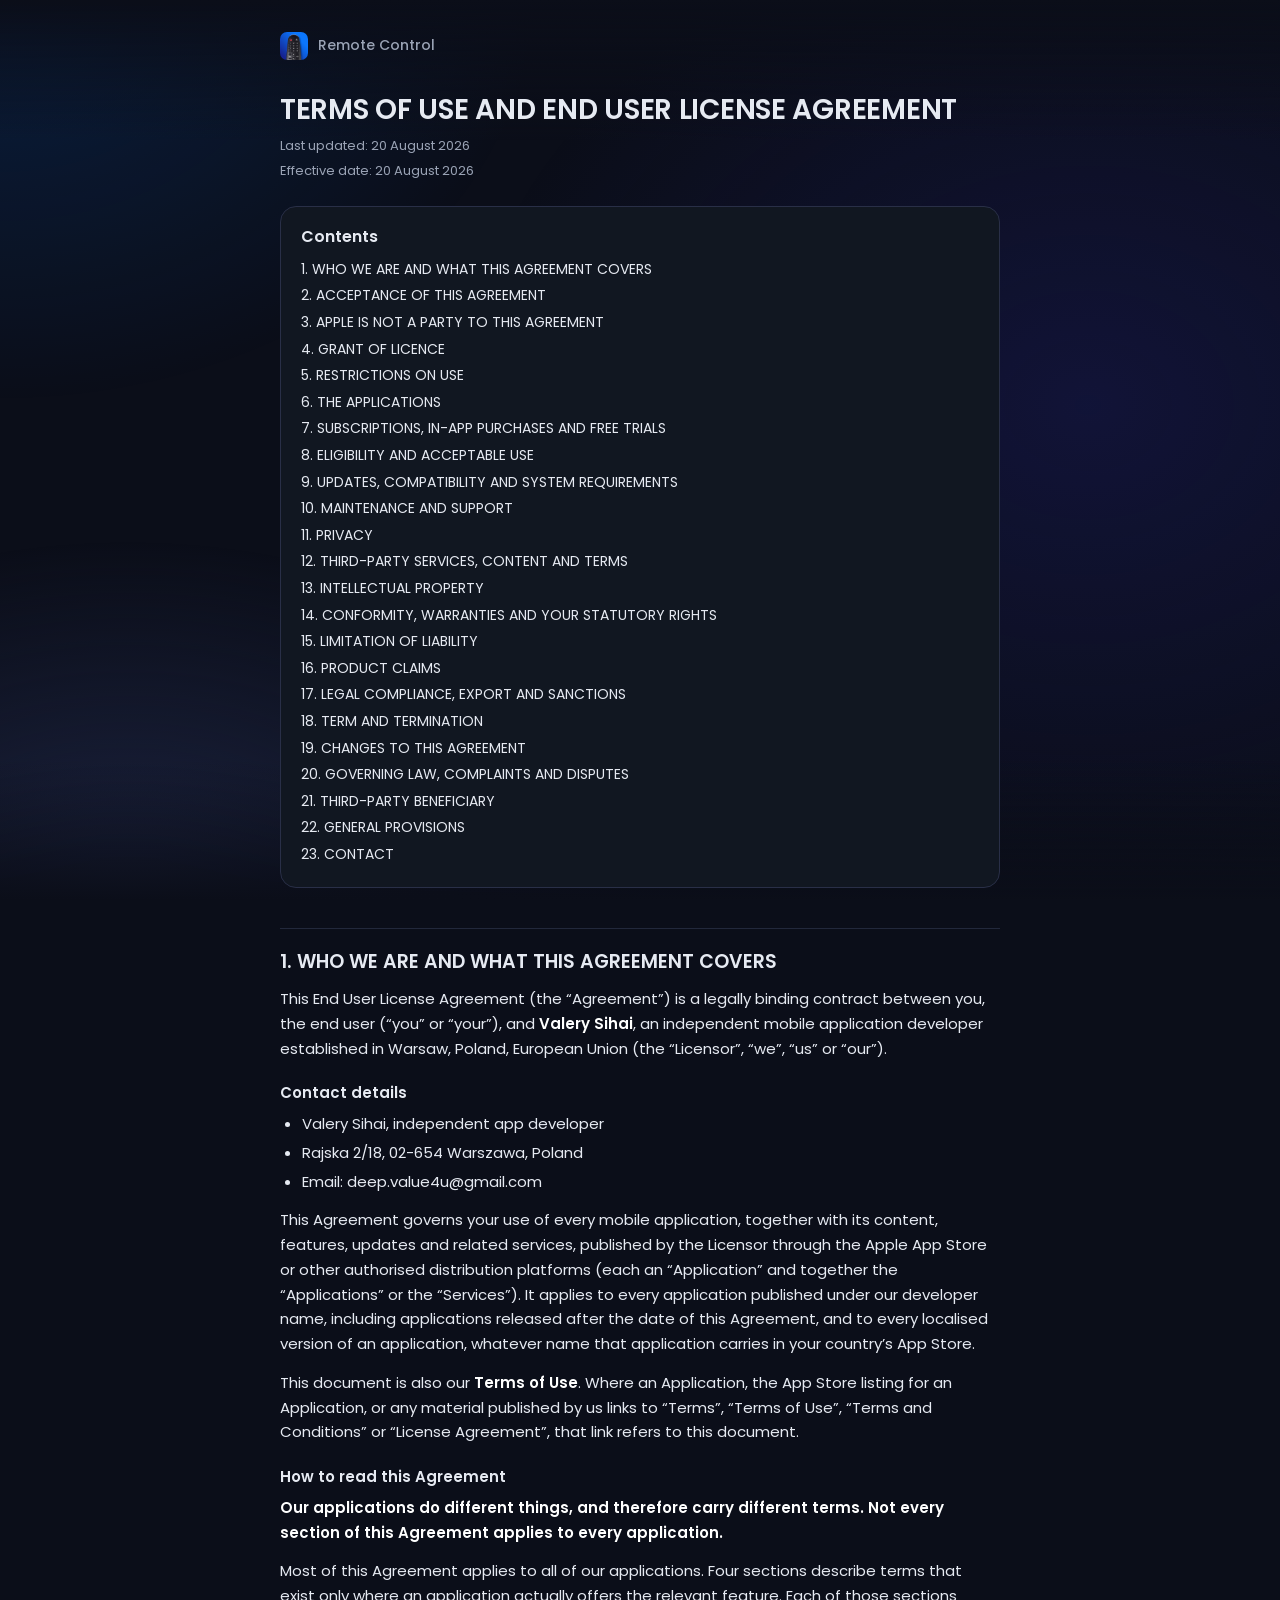
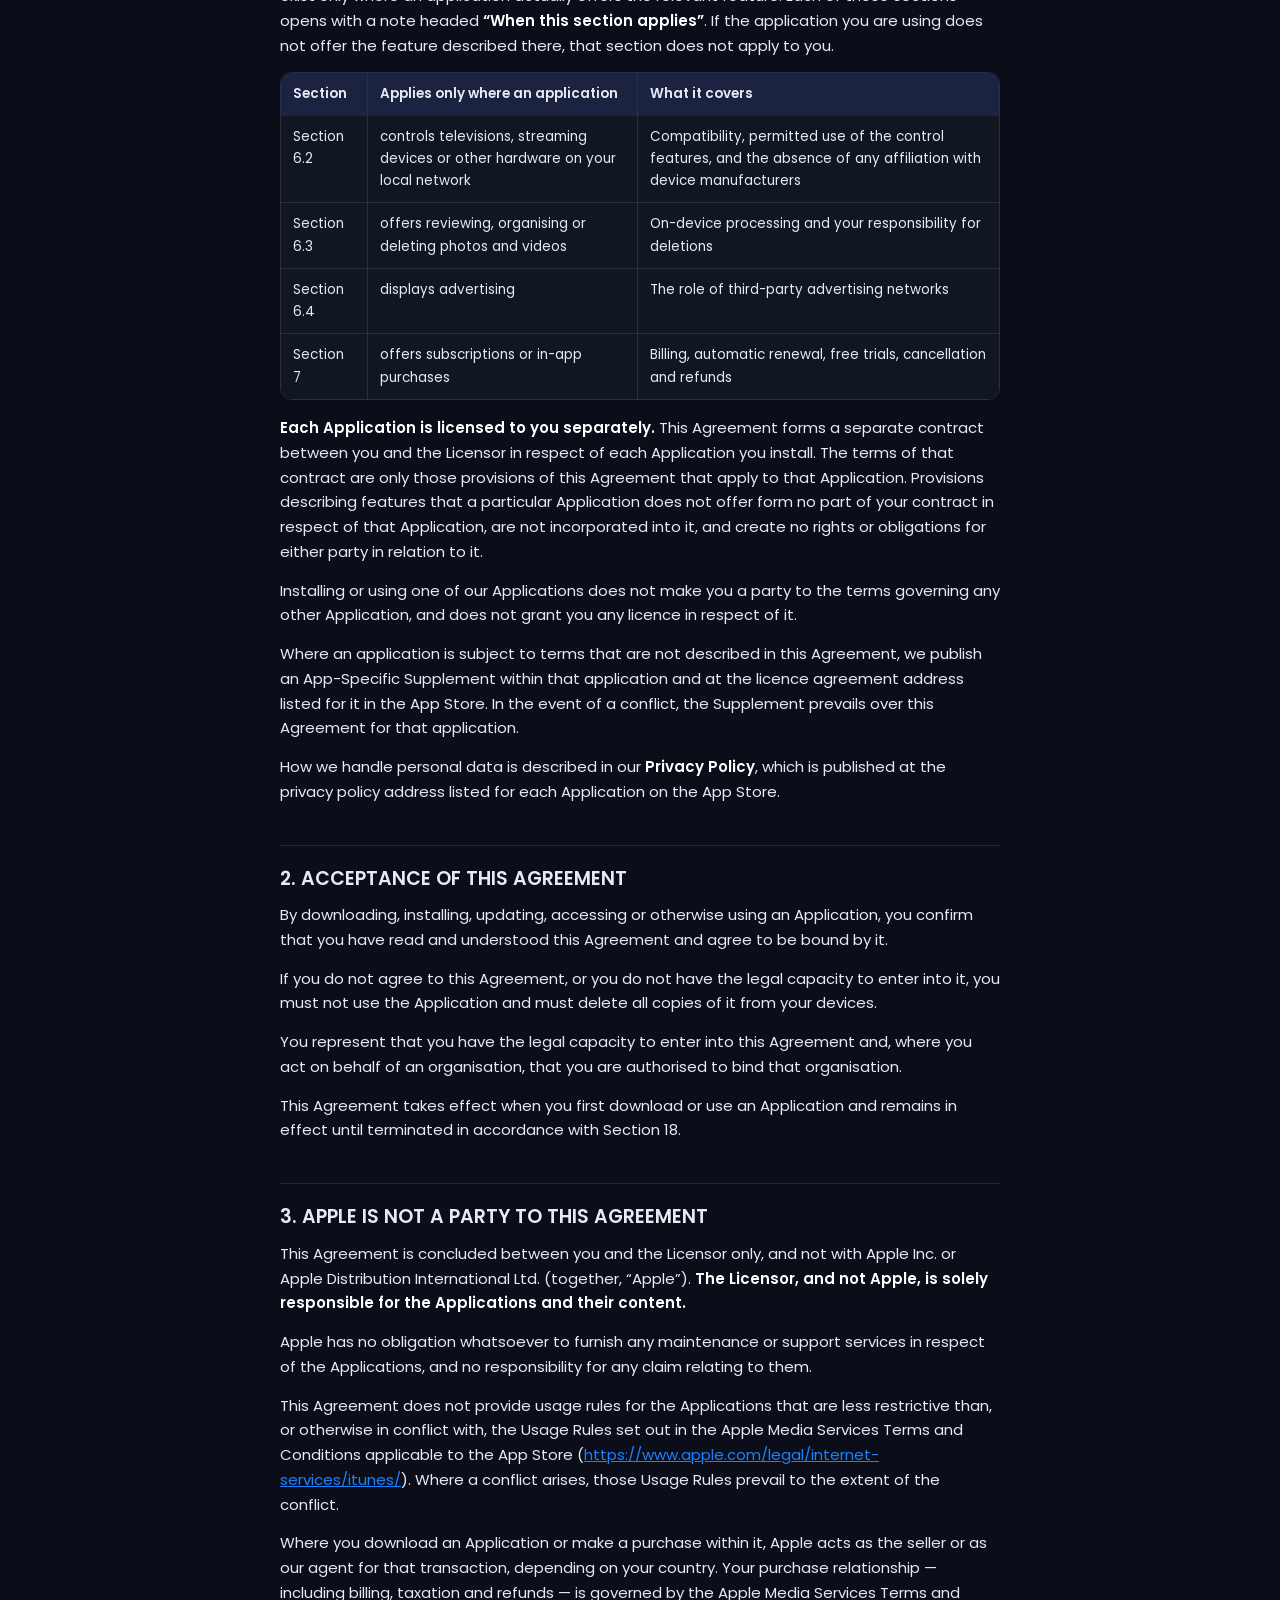
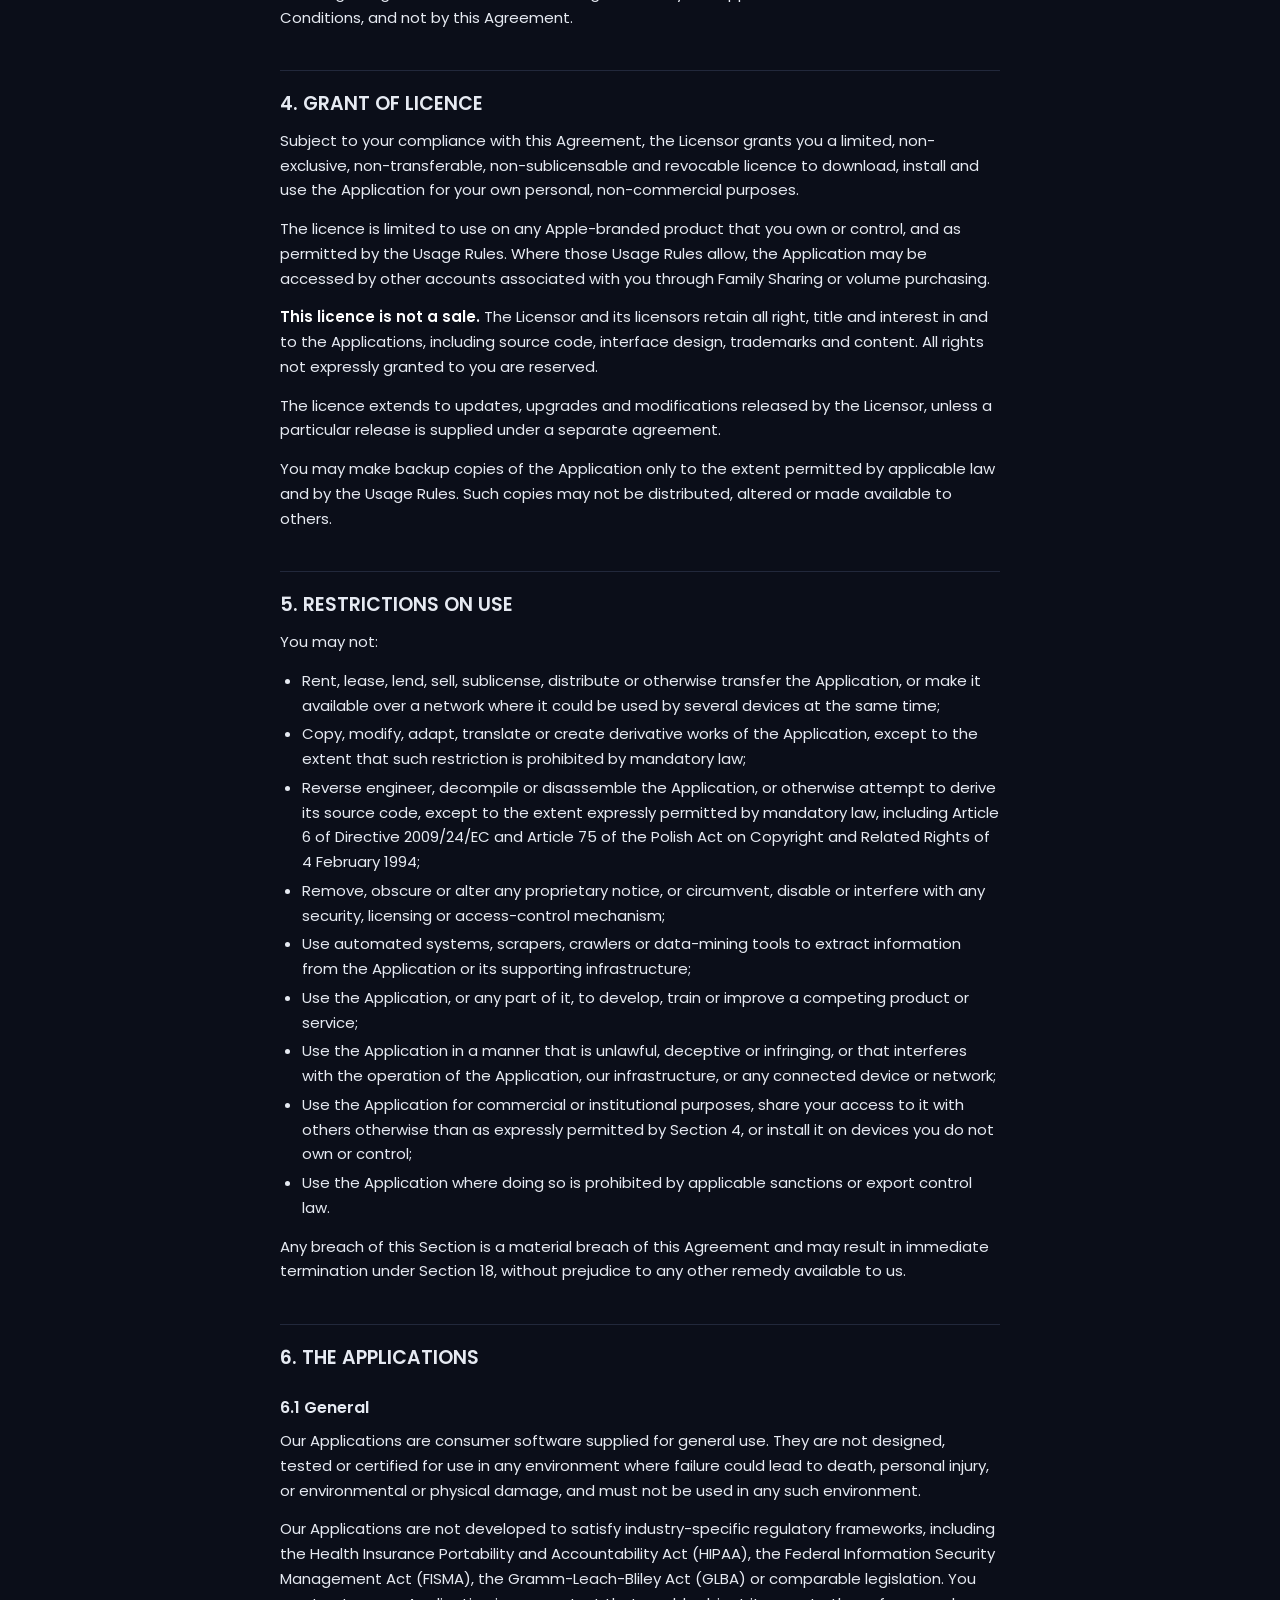
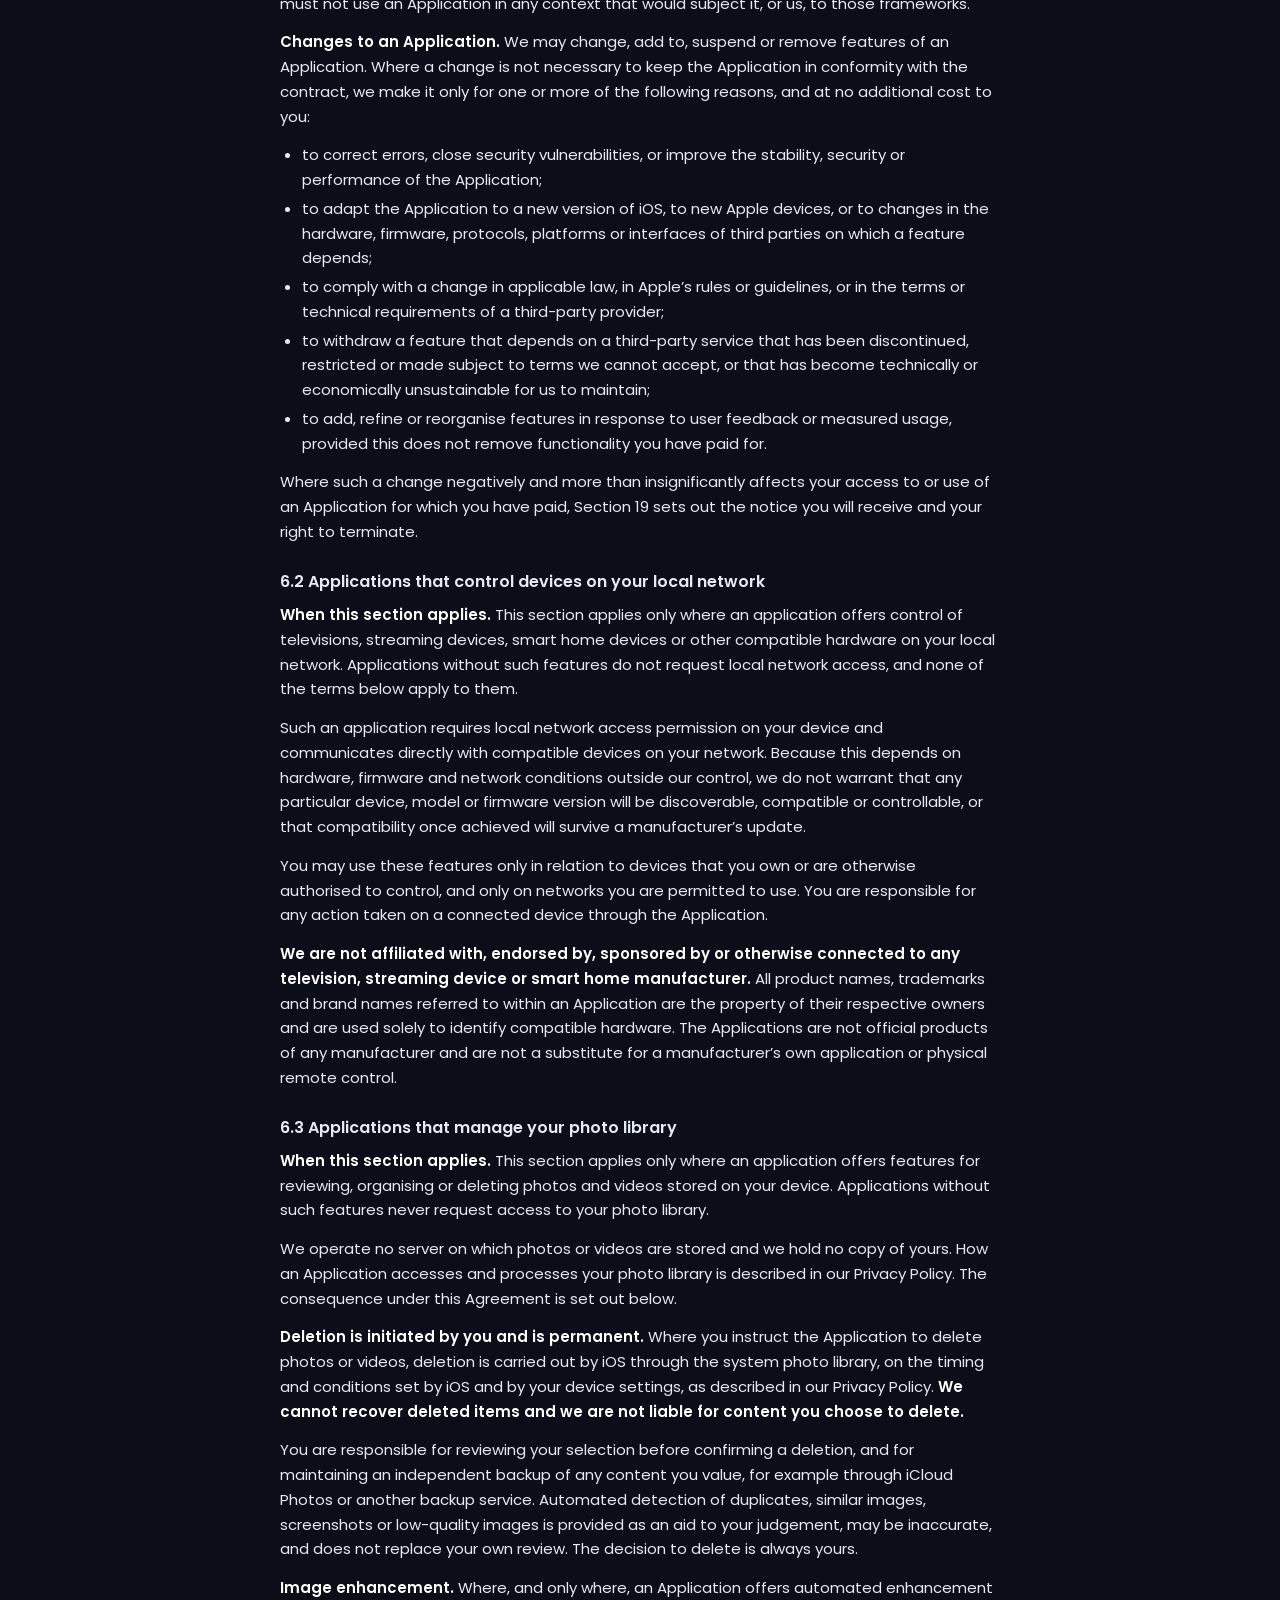
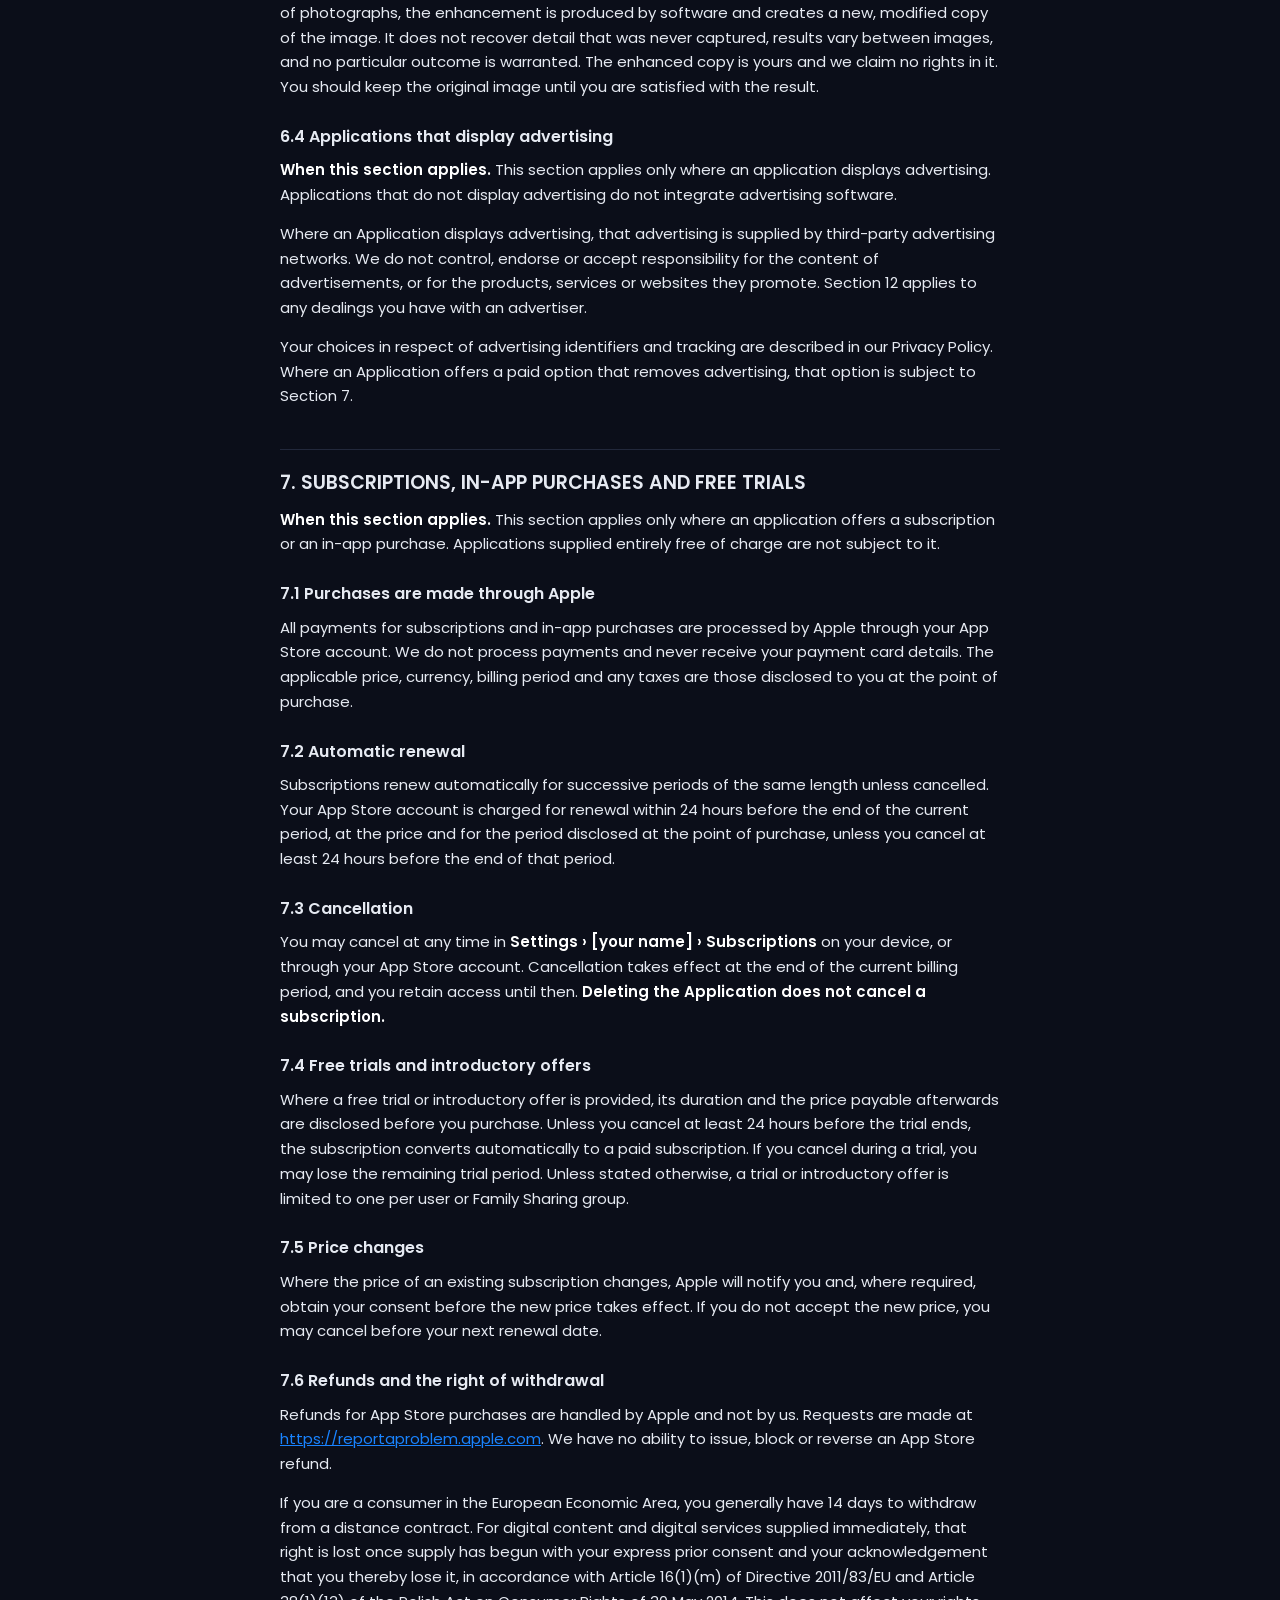
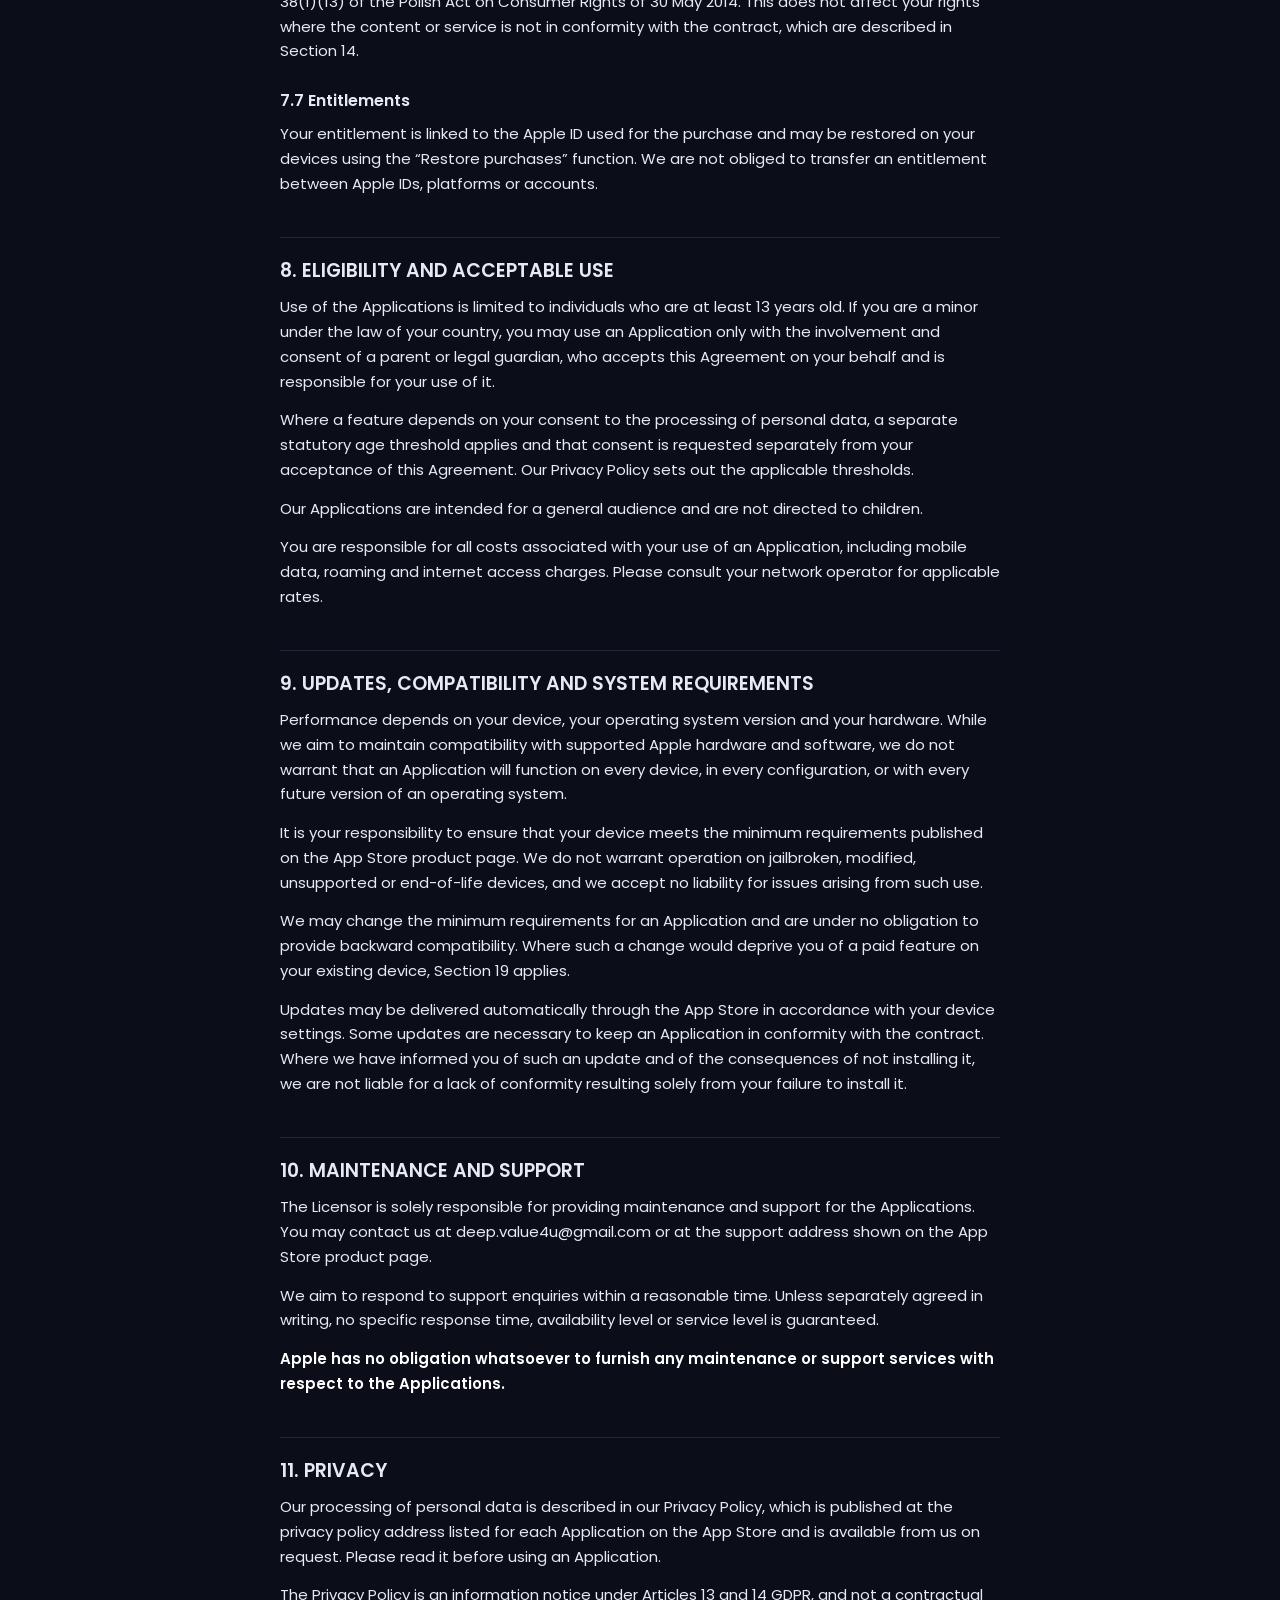
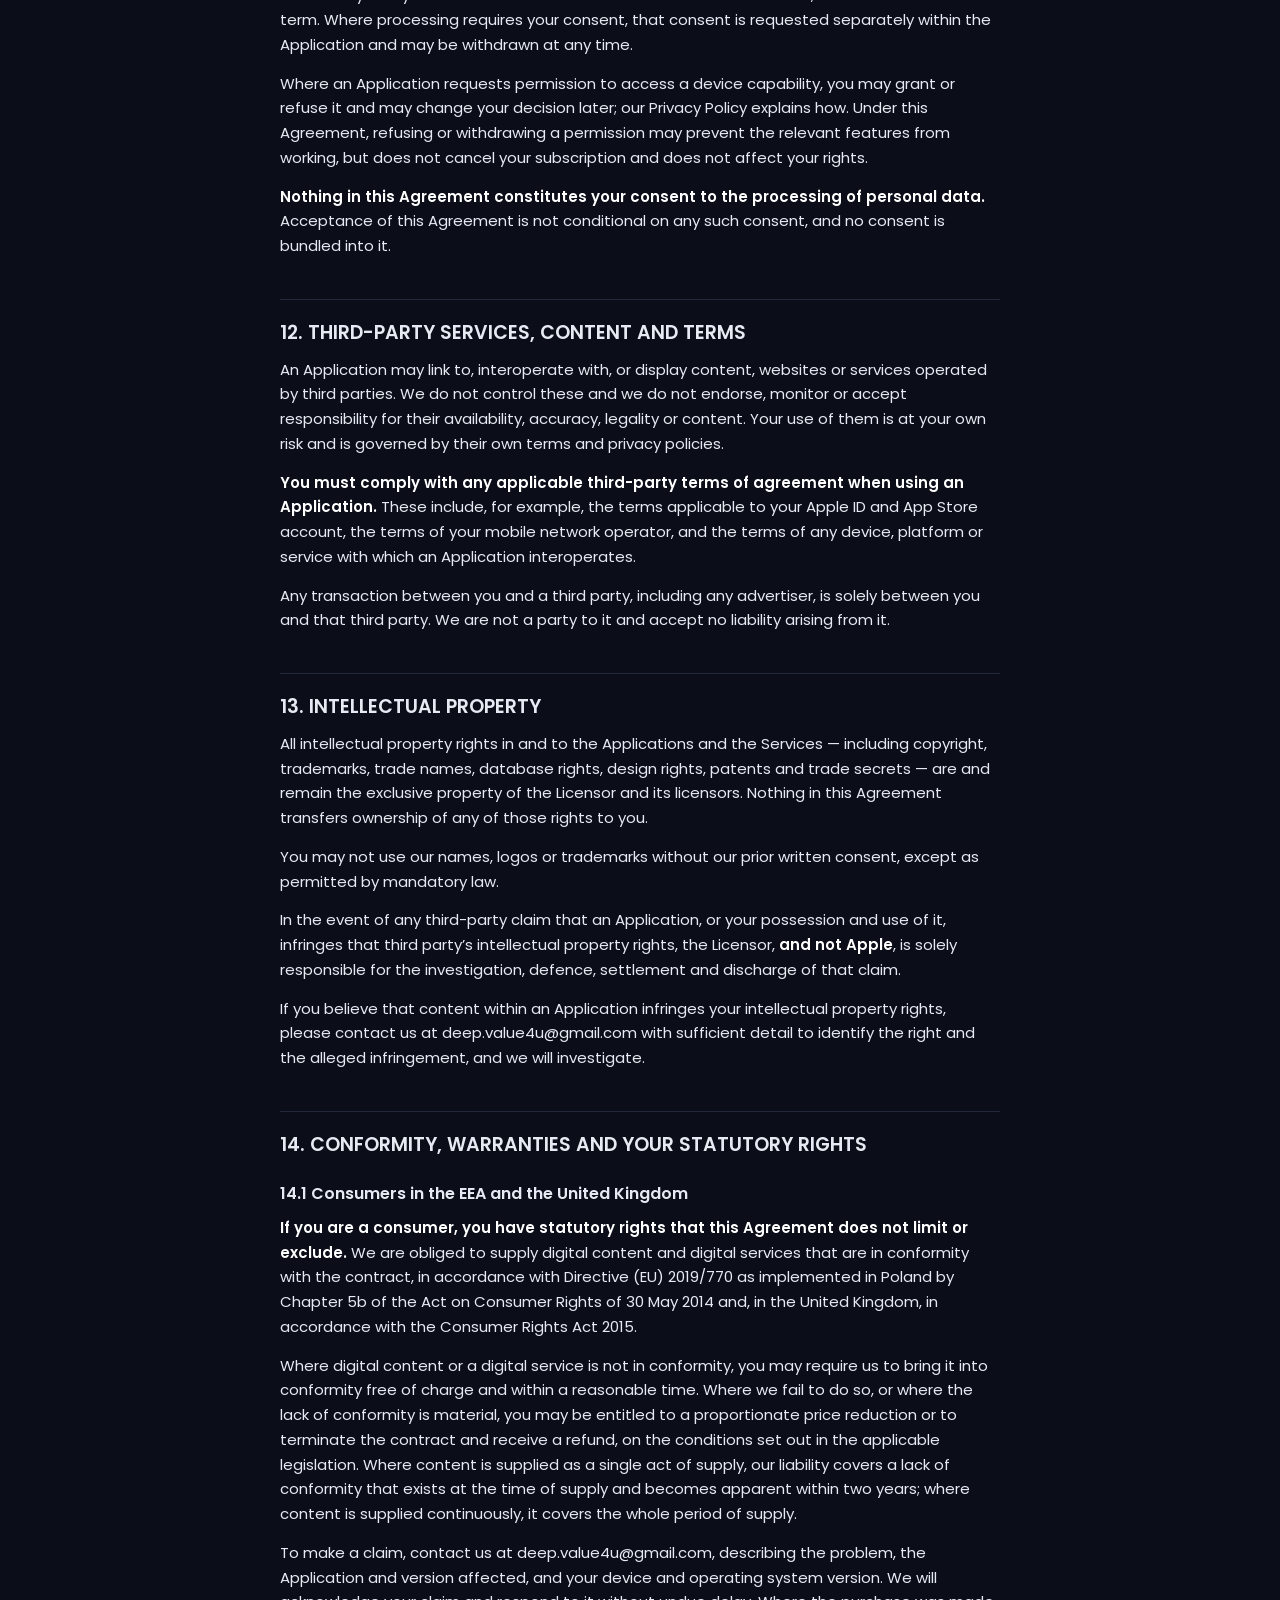
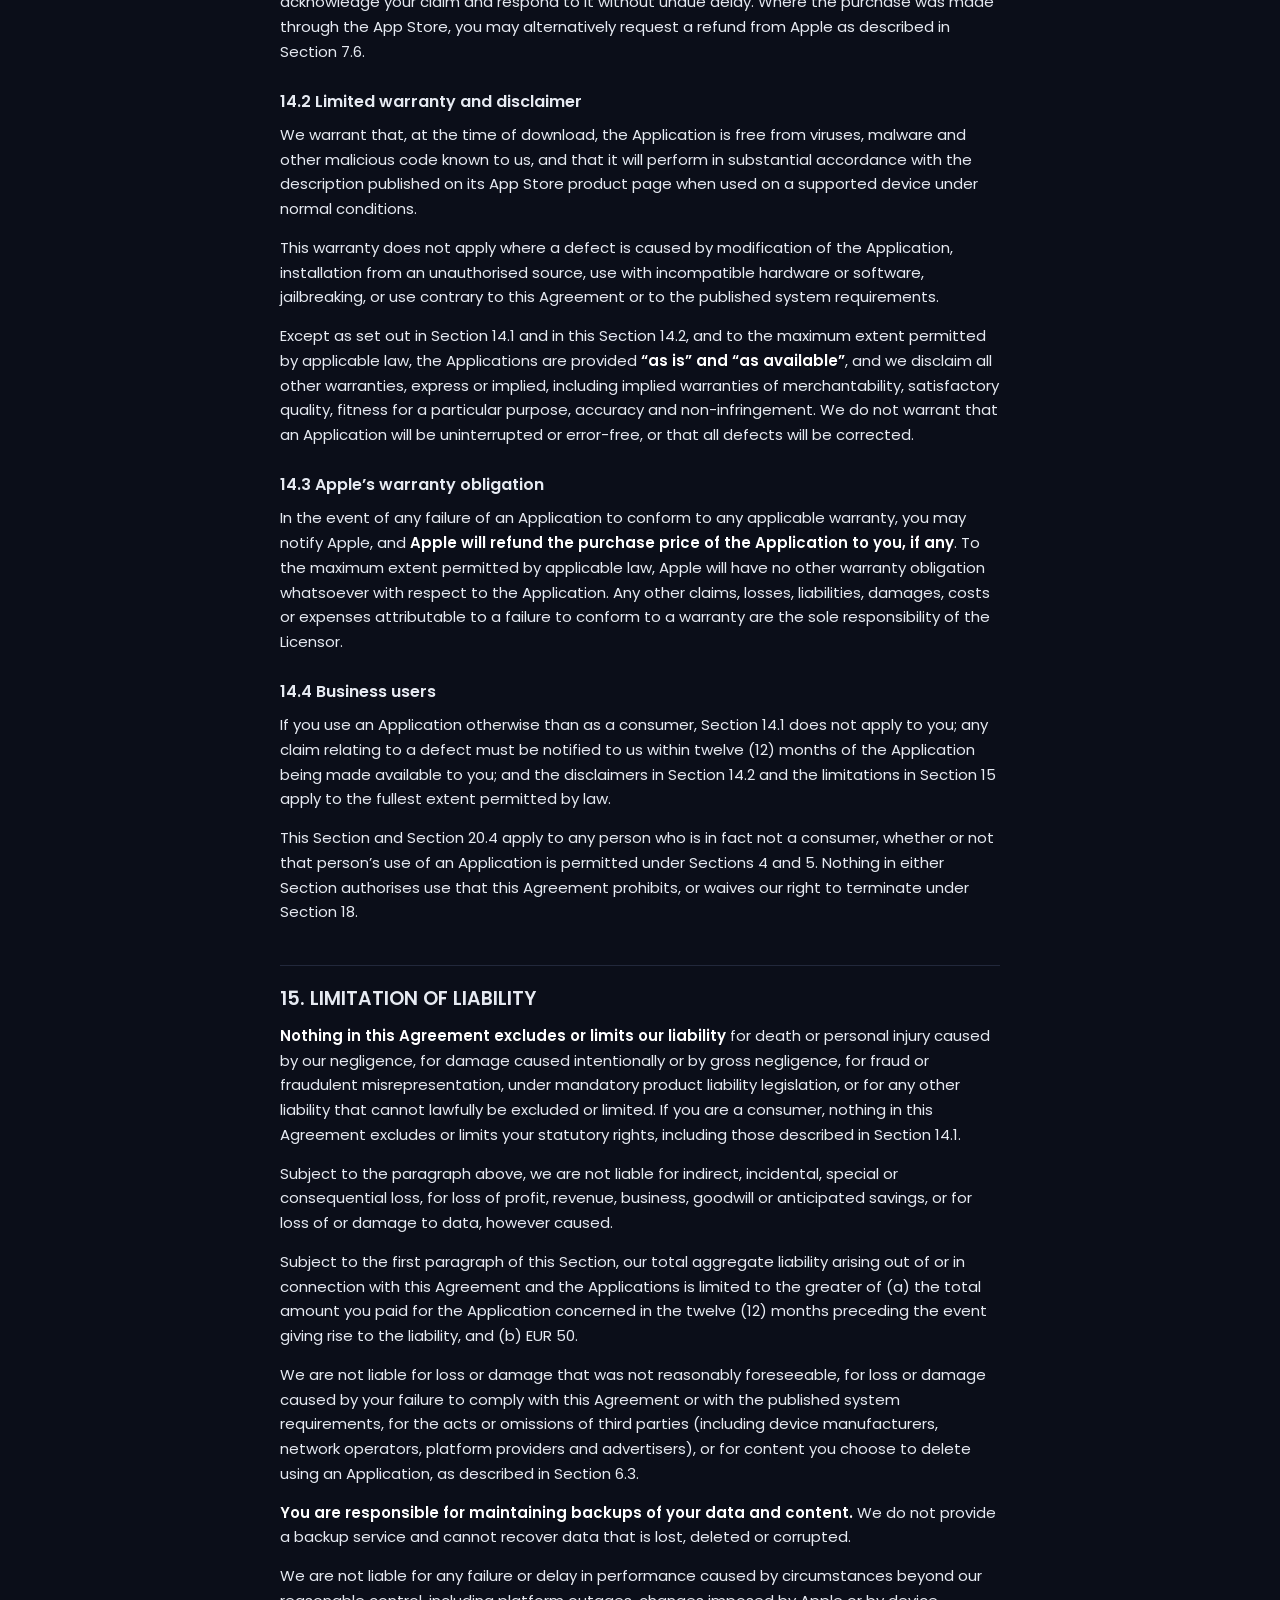
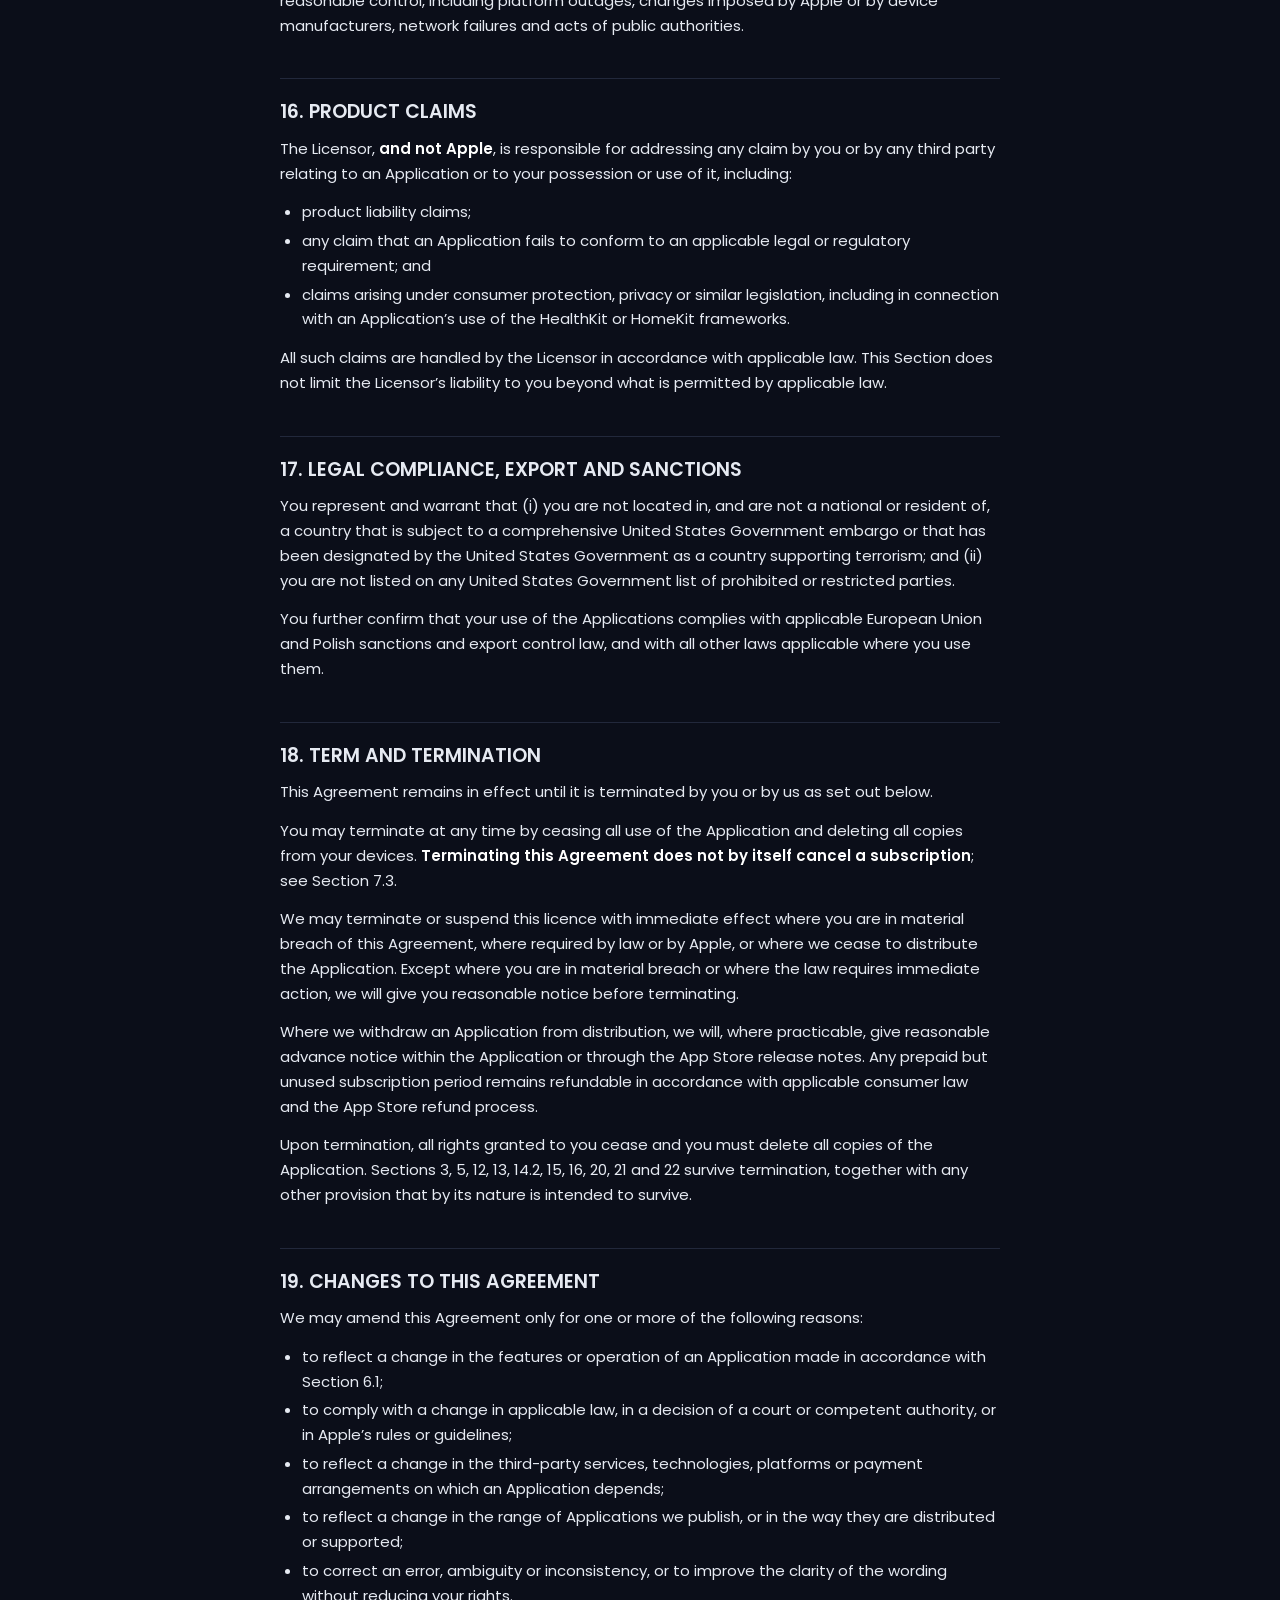
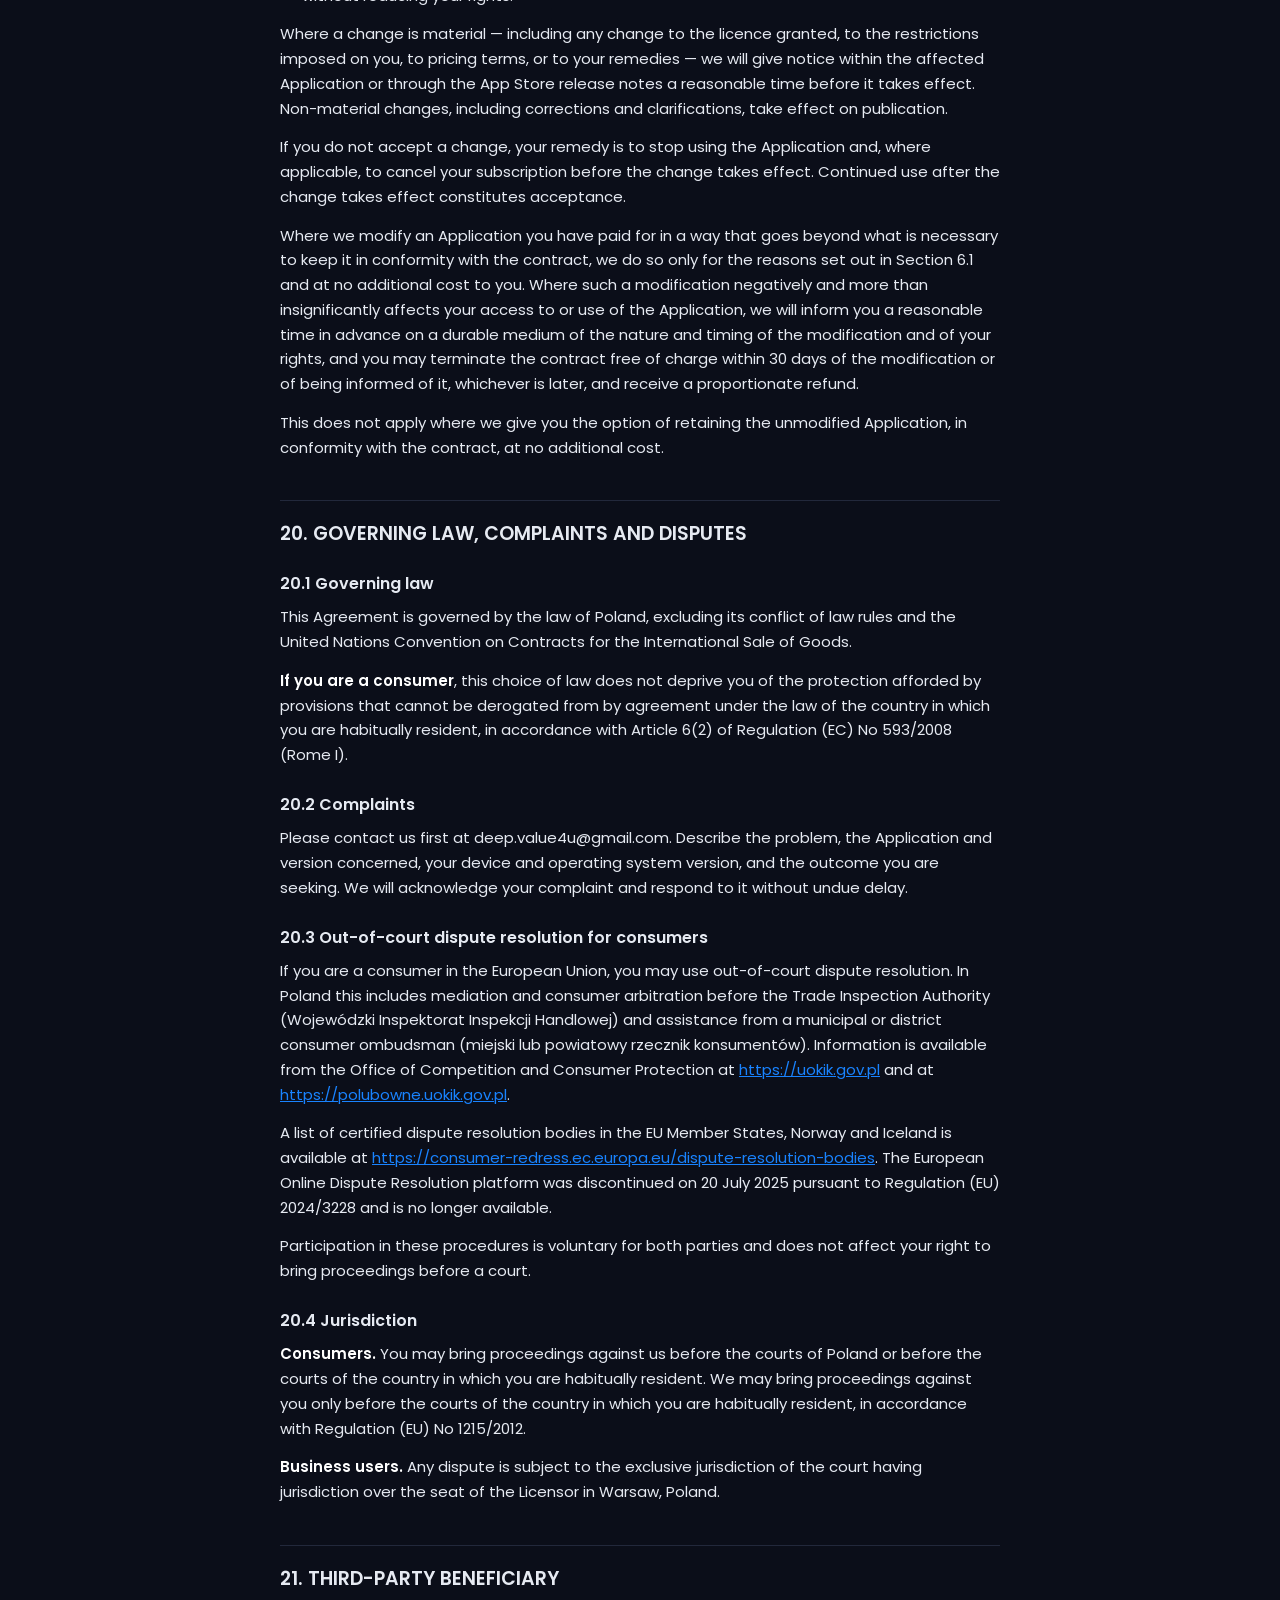
<file: remote-control/terms.html>
<!doctype html>
<html lang="en">
<head>
  <meta charset="utf-8">
  <meta name="viewport" content="width=device-width, initial-scale=1">
  <meta http-equiv="Content-Security-Policy" content="default-src 'self'; script-src 'self'; style-src 'self'; img-src 'self' data:; object-src 'none'; base-uri 'none'; form-action 'none'">
  <meta name="referrer" content="strict-origin-when-cross-origin">
  <meta name="theme-color" content="#0B0E19">
  <title>Terms of Use — Remote Control</title>
  <link rel="icon" href="icon.png">
  <link rel="stylesheet" href="style.css">
</head>
<body class="doc">
  <main>
    <header><a href="./"><img src="icon.png" alt="" width="28" height="28">Remote Control</a></header>
<h1>TERMS OF USE AND END USER LICENSE AGREEMENT</h1>
<p class="meta">Last updated: 20 August 2026</p>
<p class="meta">Effective date: 20 August 2026</p>
<nav class="toc"><h2>Contents</h2><ol><li><a href="#s1">1. WHO WE ARE AND WHAT THIS AGREEMENT COVERS</a></li><li><a href="#s2">2. ACCEPTANCE OF THIS AGREEMENT</a></li><li><a href="#s3">3. APPLE IS NOT A PARTY TO THIS AGREEMENT</a></li><li><a href="#s4">4. GRANT OF LICENCE</a></li><li><a href="#s5">5. RESTRICTIONS ON USE</a></li><li><a href="#s6">6. THE APPLICATIONS</a></li><li><a href="#s7">7. SUBSCRIPTIONS, IN-APP PURCHASES AND FREE TRIALS</a></li><li><a href="#s8">8. ELIGIBILITY AND ACCEPTABLE USE</a></li><li><a href="#s9">9. UPDATES, COMPATIBILITY AND SYSTEM REQUIREMENTS</a></li><li><a href="#s10">10. MAINTENANCE AND SUPPORT</a></li><li><a href="#s11">11. PRIVACY</a></li><li><a href="#s12">12. THIRD-PARTY SERVICES, CONTENT AND TERMS</a></li><li><a href="#s13">13. INTELLECTUAL PROPERTY</a></li><li><a href="#s14">14. CONFORMITY, WARRANTIES AND YOUR STATUTORY RIGHTS</a></li><li><a href="#s15">15. LIMITATION OF LIABILITY</a></li><li><a href="#s16">16. PRODUCT CLAIMS</a></li><li><a href="#s17">17. LEGAL COMPLIANCE, EXPORT AND SANCTIONS</a></li><li><a href="#s18">18. TERM AND TERMINATION</a></li><li><a href="#s19">19. CHANGES TO THIS AGREEMENT</a></li><li><a href="#s20">20. GOVERNING LAW, COMPLAINTS AND DISPUTES</a></li><li><a href="#s21">21. THIRD-PARTY BENEFICIARY</a></li><li><a href="#s22">22. GENERAL PROVISIONS</a></li><li><a href="#s23">23. CONTACT</a></li></ol></nav>
<h2 id="s1">1. WHO WE ARE AND WHAT THIS AGREEMENT COVERS</h2>
<p>This End User License Agreement (the “Agreement”) is a legally binding contract between you, the end user (“you” or “your”), and <strong>Valery Sihai</strong>, an independent mobile application developer established in Warsaw, Poland, European Union (the “Licensor”, “we”, “us” or “our”).</p>
<h4>Contact details</h4>
<ul>
<li>Valery Sihai, independent app developer</li>
<li>Rajska 2/18, 02-654 Warszawa, Poland</li>
<li>Email: deep.value4u@gmail.com</li>
</ul>
<p>This Agreement governs your use of every mobile application, together with its content, features, updates and related services, published by the Licensor through the Apple App Store or other authorised distribution platforms (each an “Application” and together the “Applications” or the “Services”). It applies to every application published under our developer name, including applications released after the date of this Agreement, and to every localised version of an application, whatever name that application carries in your country’s App Store.</p>
<p>This document is also our <strong>Terms of Use</strong>. Where an Application, the App Store listing for an Application, or any material published by us links to “Terms”, “Terms of Use”, “Terms and Conditions” or “License Agreement”, that link refers to this document.</p>
<h4>How to read this Agreement</h4>
<p><strong>Our applications do different things, and therefore carry different terms. Not every section of this Agreement applies to every application.</strong></p>
<p>Most of this Agreement applies to all of our applications. Four sections describe terms that exist only where an application actually offers the relevant feature. Each of those sections opens with a note headed <strong>“When this section applies”</strong>. If the application you are using does not offer the feature described there, that section does not apply to you.</p>
<div class="table-wrap"><table><thead><tr><th>Section</th><th>Applies only where an application</th><th>What it covers</th></tr></thead><tbody>
<tr><td>Section 6.2</td><td>controls televisions, streaming devices or other hardware on your local network</td><td>Compatibility, permitted use of the control features, and the absence of any affiliation with device manufacturers</td></tr>
<tr><td>Section 6.3</td><td>offers reviewing, organising or deleting photos and videos</td><td>On-device processing and your responsibility for deletions</td></tr>
<tr><td>Section 6.4</td><td>displays advertising</td><td>The role of third-party advertising networks</td></tr>
<tr><td>Section 7</td><td>offers subscriptions or in-app purchases</td><td>Billing, automatic renewal, free trials, cancellation and refunds</td></tr>
</tbody></table></div>
<p><strong>Each Application is licensed to you separately.</strong> This Agreement forms a separate contract between you and the Licensor in respect of each Application you install. The terms of that contract are only those provisions of this Agreement that apply to that Application. Provisions describing features that a particular Application does not offer form no part of your contract in respect of that Application, are not incorporated into it, and create no rights or obligations for either party in relation to it.</p>
<p>Installing or using one of our Applications does not make you a party to the terms governing any other Application, and does not grant you any licence in respect of it.</p>
<p>Where an application is subject to terms that are not described in this Agreement, we publish an App-Specific Supplement within that application and at the licence agreement address listed for it in the App Store. In the event of a conflict, the Supplement prevails over this Agreement for that application.</p>
<p>How we handle personal data is described in our <strong>Privacy Policy</strong>, which is published at the privacy policy address listed for each Application on the App Store.</p>
<h2 id="s2">2. ACCEPTANCE OF THIS AGREEMENT</h2>
<p>By downloading, installing, updating, accessing or otherwise using an Application, you confirm that you have read and understood this Agreement and agree to be bound by it.</p>
<p>If you do not agree to this Agreement, or you do not have the legal capacity to enter into it, you must not use the Application and must delete all copies of it from your devices.</p>
<p>You represent that you have the legal capacity to enter into this Agreement and, where you act on behalf of an organisation, that you are authorised to bind that organisation.</p>
<p>This Agreement takes effect when you first download or use an Application and remains in effect until terminated in accordance with Section 18.</p>
<h2 id="s3">3. APPLE IS NOT A PARTY TO THIS AGREEMENT</h2>
<p>This Agreement is concluded between you and the Licensor only, and not with Apple Inc. or Apple Distribution International Ltd. (together, “Apple”). <strong>The Licensor, and not Apple, is solely responsible for the Applications and their content.</strong></p>
<p>Apple has no obligation whatsoever to furnish any maintenance or support services in respect of the Applications, and no responsibility for any claim relating to them.</p>
<p>This Agreement does not provide usage rules for the Applications that are less restrictive than, or otherwise in conflict with, the Usage Rules set out in the Apple Media Services Terms and Conditions applicable to the App Store (<a href="https://www.apple.com/legal/internet-services/itunes/" rel="noopener noreferrer">https://www.apple.com/legal/internet-services/itunes/</a>). Where a conflict arises, those Usage Rules prevail to the extent of the conflict.</p>
<p>Where you download an Application or make a purchase within it, Apple acts as the seller or as our agent for that transaction, depending on your country. Your purchase relationship — including billing, taxation and refunds — is governed by the Apple Media Services Terms and Conditions, and not by this Agreement.</p>
<h2 id="s4">4. GRANT OF LICENCE</h2>
<p>Subject to your compliance with this Agreement, the Licensor grants you a limited, non-exclusive, non-transferable, non-sublicensable and revocable licence to download, install and use the Application for your own personal, non-commercial purposes.</p>
<p>The licence is limited to use on any Apple-branded product that you own or control, and as permitted by the Usage Rules. Where those Usage Rules allow, the Application may be accessed by other accounts associated with you through Family Sharing or volume purchasing.</p>
<p><strong>This licence is not a sale.</strong> The Licensor and its licensors retain all right, title and interest in and to the Applications, including source code, interface design, trademarks and content. All rights not expressly granted to you are reserved.</p>
<p>The licence extends to updates, upgrades and modifications released by the Licensor, unless a particular release is supplied under a separate agreement.</p>
<p>You may make backup copies of the Application only to the extent permitted by applicable law and by the Usage Rules. Such copies may not be distributed, altered or made available to others.</p>
<h2 id="s5">5. RESTRICTIONS ON USE</h2>
<p>You may not:</p>
<ul>
<li>Rent, lease, lend, sell, sublicense, distribute or otherwise transfer the Application, or make it available over a network where it could be used by several devices at the same time;</li>
<li>Copy, modify, adapt, translate or create derivative works of the Application, except to the extent that such restriction is prohibited by mandatory law;</li>
<li>Reverse engineer, decompile or disassemble the Application, or otherwise attempt to derive its source code, except to the extent expressly permitted by mandatory law, including Article 6 of Directive 2009/24/EC and Article 75 of the Polish Act on Copyright and Related Rights of 4 February 1994;</li>
<li>Remove, obscure or alter any proprietary notice, or circumvent, disable or interfere with any security, licensing or access-control mechanism;</li>
<li>Use automated systems, scrapers, crawlers or data-mining tools to extract information from the Application or its supporting infrastructure;</li>
<li>Use the Application, or any part of it, to develop, train or improve a competing product or service;</li>
<li>Use the Application in a manner that is unlawful, deceptive or infringing, or that interferes with the operation of the Application, our infrastructure, or any connected device or network;</li>
<li>Use the Application for commercial or institutional purposes, share your access to it with others otherwise than as expressly permitted by Section 4, or install it on devices you do not own or control;</li>
<li>Use the Application where doing so is prohibited by applicable sanctions or export control law.</li>
</ul>
<p>Any breach of this Section is a material breach of this Agreement and may result in immediate termination under Section 18, without prejudice to any other remedy available to us.</p>
<h2 id="s6">6. THE APPLICATIONS</h2>
<h3>6.1 General</h3>
<p>Our Applications are consumer software supplied for general use. They are not designed, tested or certified for use in any environment where failure could lead to death, personal injury, or environmental or physical damage, and must not be used in any such environment.</p>
<p>Our Applications are not developed to satisfy industry-specific regulatory frameworks, including the Health Insurance Portability and Accountability Act (HIPAA), the Federal Information Security Management Act (FISMA), the Gramm-Leach-Bliley Act (GLBA) or comparable legislation. You must not use an Application in any context that would subject it, or us, to those frameworks.</p>
<p><strong>Changes to an Application.</strong> We may change, add to, suspend or remove features of an Application. Where a change is not necessary to keep the Application in conformity with the contract, we make it only for one or more of the following reasons, and at no additional cost to you:</p>
<ul>
<li>to correct errors, close security vulnerabilities, or improve the stability, security or performance of the Application;</li>
<li>to adapt the Application to a new version of iOS, to new Apple devices, or to changes in the hardware, firmware, protocols, platforms or interfaces of third parties on which a feature depends;</li>
<li>to comply with a change in applicable law, in Apple’s rules or guidelines, or in the terms or technical requirements of a third-party provider;</li>
<li>to withdraw a feature that depends on a third-party service that has been discontinued, restricted or made subject to terms we cannot accept, or that has become technically or economically unsustainable for us to maintain;</li>
<li>to add, refine or reorganise features in response to user feedback or measured usage, provided this does not remove functionality you have paid for.</li>
</ul>
<p>Where such a change negatively and more than insignificantly affects your access to or use of an Application for which you have paid, Section 19 sets out the notice you will receive and your right to terminate.</p>
<h3>6.2 Applications that control devices on your local network</h3>
<p><strong>When this section applies.</strong> This section applies only where an application offers control of televisions, streaming devices, smart home devices or other compatible hardware on your local network. Applications without such features do not request local network access, and none of the terms below apply to them.</p>
<p>Such an application requires local network access permission on your device and communicates directly with compatible devices on your network. Because this depends on hardware, firmware and network conditions outside our control, we do not warrant that any particular device, model or firmware version will be discoverable, compatible or controllable, or that compatibility once achieved will survive a manufacturer’s update.</p>
<p>You may use these features only in relation to devices that you own or are otherwise authorised to control, and only on networks you are permitted to use. You are responsible for any action taken on a connected device through the Application.</p>
<p><strong>We are not affiliated with, endorsed by, sponsored by or otherwise connected to any television, streaming device or smart home manufacturer.</strong> All product names, trademarks and brand names referred to within an Application are the property of their respective owners and are used solely to identify compatible hardware. The Applications are not official products of any manufacturer and are not a substitute for a manufacturer’s own application or physical remote control.</p>
<h3>6.3 Applications that manage your photo library</h3>
<p><strong>When this section applies.</strong> This section applies only where an application offers features for reviewing, organising or deleting photos and videos stored on your device. Applications without such features never request access to your photo library.</p>
<p>We operate no server on which photos or videos are stored and we hold no copy of yours. How an Application accesses and processes your photo library is described in our Privacy Policy. The consequence under this Agreement is set out below.</p>
<p><strong>Deletion is initiated by you and is permanent.</strong> Where you instruct the Application to delete photos or videos, deletion is carried out by iOS through the system photo library, on the timing and conditions set by iOS and by your device settings, as described in our Privacy Policy. <strong>We cannot recover deleted items and we are not liable for content you choose to delete.</strong></p>
<p>You are responsible for reviewing your selection before confirming a deletion, and for maintaining an independent backup of any content you value, for example through iCloud Photos or another backup service. Automated detection of duplicates, similar images, screenshots or low-quality images is provided as an aid to your judgement, may be inaccurate, and does not replace your own review. The decision to delete is always yours.</p>
<p><strong>Image enhancement.</strong> Where, and only where, an Application offers automated enhancement of photographs, the enhancement is produced by software and creates a new, modified copy of the image. It does not recover detail that was never captured, results vary between images, and no particular outcome is warranted. The enhanced copy is yours and we claim no rights in it. You should keep the original image until you are satisfied with the result.</p>
<h3>6.4 Applications that display advertising</h3>
<p><strong>When this section applies.</strong> This section applies only where an application displays advertising. Applications that do not display advertising do not integrate advertising software.</p>
<p>Where an Application displays advertising, that advertising is supplied by third-party advertising networks. We do not control, endorse or accept responsibility for the content of advertisements, or for the products, services or websites they promote. Section 12 applies to any dealings you have with an advertiser.</p>
<p>Your choices in respect of advertising identifiers and tracking are described in our Privacy Policy. Where an Application offers a paid option that removes advertising, that option is subject to Section 7.</p>
<h2 id="s7">7. SUBSCRIPTIONS, IN-APP PURCHASES AND FREE TRIALS</h2>
<p><strong>When this section applies.</strong> This section applies only where an application offers a subscription or an in-app purchase. Applications supplied entirely free of charge are not subject to it.</p>
<h3>7.1 Purchases are made through Apple</h3>
<p>All payments for subscriptions and in-app purchases are processed by Apple through your App Store account. We do not process payments and never receive your payment card details. The applicable price, currency, billing period and any taxes are those disclosed to you at the point of purchase.</p>
<h3>7.2 Automatic renewal</h3>
<p>Subscriptions renew automatically for successive periods of the same length unless cancelled. Your App Store account is charged for renewal within 24 hours before the end of the current period, at the price and for the period disclosed at the point of purchase, unless you cancel at least 24 hours before the end of that period.</p>
<h3>7.3 Cancellation</h3>
<p>You may cancel at any time in <strong>Settings › [your name] › Subscriptions</strong> on your device, or through your App Store account. Cancellation takes effect at the end of the current billing period, and you retain access until then. <strong>Deleting the Application does not cancel a subscription.</strong></p>
<h3>7.4 Free trials and introductory offers</h3>
<p>Where a free trial or introductory offer is provided, its duration and the price payable afterwards are disclosed before you purchase. Unless you cancel at least 24 hours before the trial ends, the subscription converts automatically to a paid subscription. If you cancel during a trial, you may lose the remaining trial period. Unless stated otherwise, a trial or introductory offer is limited to one per user or Family Sharing group.</p>
<h3>7.5 Price changes</h3>
<p>Where the price of an existing subscription changes, Apple will notify you and, where required, obtain your consent before the new price takes effect. If you do not accept the new price, you may cancel before your next renewal date.</p>
<h3>7.6 Refunds and the right of withdrawal</h3>
<p>Refunds for App Store purchases are handled by Apple and not by us. Requests are made at <a href="https://reportaproblem.apple.com" rel="noopener noreferrer">https://reportaproblem.apple.com</a>. We have no ability to issue, block or reverse an App Store refund.</p>
<p>If you are a consumer in the European Economic Area, you generally have 14 days to withdraw from a distance contract. For digital content and digital services supplied immediately, that right is lost once supply has begun with your express prior consent and your acknowledgement that you thereby lose it, in accordance with Article 16(1)(m) of Directive 2011/83/EU and Article 38(1)(13) of the Polish Act on Consumer Rights of 30 May 2014. This does not affect your rights where the content or service is not in conformity with the contract, which are described in Section 14.</p>
<h3>7.7 Entitlements</h3>
<p>Your entitlement is linked to the Apple ID used for the purchase and may be restored on your devices using the “Restore purchases” function. We are not obliged to transfer an entitlement between Apple IDs, platforms or accounts.</p>
<h2 id="s8">8. ELIGIBILITY AND ACCEPTABLE USE</h2>
<p>Use of the Applications is limited to individuals who are at least 13 years old. If you are a minor under the law of your country, you may use an Application only with the involvement and consent of a parent or legal guardian, who accepts this Agreement on your behalf and is responsible for your use of it.</p>
<p>Where a feature depends on your consent to the processing of personal data, a separate statutory age threshold applies and that consent is requested separately from your acceptance of this Agreement. Our Privacy Policy sets out the applicable thresholds.</p>
<p>Our Applications are intended for a general audience and are not directed to children.</p>
<p>You are responsible for all costs associated with your use of an Application, including mobile data, roaming and internet access charges. Please consult your network operator for applicable rates.</p>
<h2 id="s9">9. UPDATES, COMPATIBILITY AND SYSTEM REQUIREMENTS</h2>
<p>Performance depends on your device, your operating system version and your hardware. While we aim to maintain compatibility with supported Apple hardware and software, we do not warrant that an Application will function on every device, in every configuration, or with every future version of an operating system.</p>
<p>It is your responsibility to ensure that your device meets the minimum requirements published on the App Store product page. We do not warrant operation on jailbroken, modified, unsupported or end-of-life devices, and we accept no liability for issues arising from such use.</p>
<p>We may change the minimum requirements for an Application and are under no obligation to provide backward compatibility. Where such a change would deprive you of a paid feature on your existing device, Section 19 applies.</p>
<p>Updates may be delivered automatically through the App Store in accordance with your device settings. Some updates are necessary to keep an Application in conformity with the contract. Where we have informed you of such an update and of the consequences of not installing it, we are not liable for a lack of conformity resulting solely from your failure to install it.</p>
<h2 id="s10">10. MAINTENANCE AND SUPPORT</h2>
<p>The Licensor is solely responsible for providing maintenance and support for the Applications. You may contact us at deep.value4u@gmail.com or at the support address shown on the App Store product page.</p>
<p>We aim to respond to support enquiries within a reasonable time. Unless separately agreed in writing, no specific response time, availability level or service level is guaranteed.</p>
<p><strong>Apple has no obligation whatsoever to furnish any maintenance or support services with respect to the Applications.</strong></p>
<h2 id="s11">11. PRIVACY</h2>
<p>Our processing of personal data is described in our Privacy Policy, which is published at the privacy policy address listed for each Application on the App Store and is available from us on request. Please read it before using an Application.</p>
<p>The Privacy Policy is an information notice under Articles 13 and 14 GDPR, and not a contractual term. Where processing requires your consent, that consent is requested separately within the Application and may be withdrawn at any time.</p>
<p>Where an Application requests permission to access a device capability, you may grant or refuse it and may change your decision later; our Privacy Policy explains how. Under this Agreement, refusing or withdrawing a permission may prevent the relevant features from working, but does not cancel your subscription and does not affect your rights.</p>
<p><strong>Nothing in this Agreement constitutes your consent to the processing of personal data.</strong> Acceptance of this Agreement is not conditional on any such consent, and no consent is bundled into it.</p>
<h2 id="s12">12. THIRD-PARTY SERVICES, CONTENT AND TERMS</h2>
<p>An Application may link to, interoperate with, or display content, websites or services operated by third parties. We do not control these and we do not endorse, monitor or accept responsibility for their availability, accuracy, legality or content. Your use of them is at your own risk and is governed by their own terms and privacy policies.</p>
<p><strong>You must comply with any applicable third-party terms of agreement when using an Application.</strong> These include, for example, the terms applicable to your Apple ID and App Store account, the terms of your mobile network operator, and the terms of any device, platform or service with which an Application interoperates.</p>
<p>Any transaction between you and a third party, including any advertiser, is solely between you and that third party. We are not a party to it and accept no liability arising from it.</p>
<h2 id="s13">13. INTELLECTUAL PROPERTY</h2>
<p>All intellectual property rights in and to the Applications and the Services — including copyright, trademarks, trade names, database rights, design rights, patents and trade secrets — are and remain the exclusive property of the Licensor and its licensors. Nothing in this Agreement transfers ownership of any of those rights to you.</p>
<p>You may not use our names, logos or trademarks without our prior written consent, except as permitted by mandatory law.</p>
<p>In the event of any third-party claim that an Application, or your possession and use of it, infringes that third party’s intellectual property rights, the Licensor, <strong>and not Apple</strong>, is solely responsible for the investigation, defence, settlement and discharge of that claim.</p>
<p>If you believe that content within an Application infringes your intellectual property rights, please contact us at deep.value4u@gmail.com with sufficient detail to identify the right and the alleged infringement, and we will investigate.</p>
<h2 id="s14">14. CONFORMITY, WARRANTIES AND YOUR STATUTORY RIGHTS</h2>
<h3>14.1 Consumers in the EEA and the United Kingdom</h3>
<p><strong>If you are a consumer, you have statutory rights that this Agreement does not limit or exclude.</strong> We are obliged to supply digital content and digital services that are in conformity with the contract, in accordance with Directive (EU) 2019/770 as implemented in Poland by Chapter 5b of the Act on Consumer Rights of 30 May 2014 and, in the United Kingdom, in accordance with the Consumer Rights Act 2015.</p>
<p>Where digital content or a digital service is not in conformity, you may require us to bring it into conformity free of charge and within a reasonable time. Where we fail to do so, or where the lack of conformity is material, you may be entitled to a proportionate price reduction or to terminate the contract and receive a refund, on the conditions set out in the applicable legislation. Where content is supplied as a single act of supply, our liability covers a lack of conformity that exists at the time of supply and becomes apparent within two years; where content is supplied continuously, it covers the whole period of supply.</p>
<p>To make a claim, contact us at deep.value4u@gmail.com, describing the problem, the Application and version affected, and your device and operating system version. We will acknowledge your claim and respond to it without undue delay. Where the purchase was made through the App Store, you may alternatively request a refund from Apple as described in Section 7.6.</p>
<h3>14.2 Limited warranty and disclaimer</h3>
<p>We warrant that, at the time of download, the Application is free from viruses, malware and other malicious code known to us, and that it will perform in substantial accordance with the description published on its App Store product page when used on a supported device under normal conditions.</p>
<p>This warranty does not apply where a defect is caused by modification of the Application, installation from an unauthorised source, use with incompatible hardware or software, jailbreaking, or use contrary to this Agreement or to the published system requirements.</p>
<p>Except as set out in Section 14.1 and in this Section 14.2, and to the maximum extent permitted by applicable law, the Applications are provided <strong>“as is” and “as available”</strong>, and we disclaim all other warranties, express or implied, including implied warranties of merchantability, satisfactory quality, fitness for a particular purpose, accuracy and non-infringement. We do not warrant that an Application will be uninterrupted or error-free, or that all defects will be corrected.</p>
<h3>14.3 Apple’s warranty obligation</h3>
<p>In the event of any failure of an Application to conform to any applicable warranty, you may notify Apple, and <strong>Apple will refund the purchase price of the Application to you, if any</strong>. To the maximum extent permitted by applicable law, Apple will have no other warranty obligation whatsoever with respect to the Application. Any other claims, losses, liabilities, damages, costs or expenses attributable to a failure to conform to a warranty are the sole responsibility of the Licensor.</p>
<h3>14.4 Business users</h3>
<p>If you use an Application otherwise than as a consumer, Section 14.1 does not apply to you; any claim relating to a defect must be notified to us within twelve (12) months of the Application being made available to you; and the disclaimers in Section 14.2 and the limitations in Section 15 apply to the fullest extent permitted by law.</p>
<p>This Section and Section 20.4 apply to any person who is in fact not a consumer, whether or not that person’s use of an Application is permitted under Sections 4 and 5. Nothing in either Section authorises use that this Agreement prohibits, or waives our right to terminate under Section 18.</p>
<h2 id="s15">15. LIMITATION OF LIABILITY</h2>
<p><strong>Nothing in this Agreement excludes or limits our liability</strong> for death or personal injury caused by our negligence, for damage caused intentionally or by gross negligence, for fraud or fraudulent misrepresentation, under mandatory product liability legislation, or for any other liability that cannot lawfully be excluded or limited. If you are a consumer, nothing in this Agreement excludes or limits your statutory rights, including those described in Section 14.1.</p>
<p>Subject to the paragraph above, we are not liable for indirect, incidental, special or consequential loss, for loss of profit, revenue, business, goodwill or anticipated savings, or for loss of or damage to data, however caused.</p>
<p>Subject to the first paragraph of this Section, our total aggregate liability arising out of or in connection with this Agreement and the Applications is limited to the greater of (a) the total amount you paid for the Application concerned in the twelve (12) months preceding the event giving rise to the liability, and (b) EUR 50.</p>
<p>We are not liable for loss or damage that was not reasonably foreseeable, for loss or damage caused by your failure to comply with this Agreement or with the published system requirements, for the acts or omissions of third parties (including device manufacturers, network operators, platform providers and advertisers), or for content you choose to delete using an Application, as described in Section 6.3.</p>
<p><strong>You are responsible for maintaining backups of your data and content.</strong> We do not provide a backup service and cannot recover data that is lost, deleted or corrupted.</p>
<p>We are not liable for any failure or delay in performance caused by circumstances beyond our reasonable control, including platform outages, changes imposed by Apple or by device manufacturers, network failures and acts of public authorities.</p>
<h2 id="s16">16. PRODUCT CLAIMS</h2>
<p>The Licensor, <strong>and not Apple</strong>, is responsible for addressing any claim by you or by any third party relating to an Application or to your possession or use of it, including:</p>
<ul>
<li>product liability claims;</li>
<li>any claim that an Application fails to conform to an applicable legal or regulatory requirement; and</li>
<li>claims arising under consumer protection, privacy or similar legislation, including in connection with an Application’s use of the HealthKit or HomeKit frameworks.</li>
</ul>
<p>All such claims are handled by the Licensor in accordance with applicable law. This Section does not limit the Licensor’s liability to you beyond what is permitted by applicable law.</p>
<h2 id="s17">17. LEGAL COMPLIANCE, EXPORT AND SANCTIONS</h2>
<p>You represent and warrant that (i) you are not located in, and are not a national or resident of, a country that is subject to a comprehensive United States Government embargo or that has been designated by the United States Government as a country supporting terrorism; and (ii) you are not listed on any United States Government list of prohibited or restricted parties.</p>
<p>You further confirm that your use of the Applications complies with applicable European Union and Polish sanctions and export control law, and with all other laws applicable where you use them.</p>
<h2 id="s18">18. TERM AND TERMINATION</h2>
<p>This Agreement remains in effect until it is terminated by you or by us as set out below.</p>
<p>You may terminate at any time by ceasing all use of the Application and deleting all copies from your devices. <strong>Terminating this Agreement does not by itself cancel a subscription</strong>; see Section 7.3.</p>
<p>We may terminate or suspend this licence with immediate effect where you are in material breach of this Agreement, where required by law or by Apple, or where we cease to distribute the Application. Except where you are in material breach or where the law requires immediate action, we will give you reasonable notice before terminating.</p>
<p>Where we withdraw an Application from distribution, we will, where practicable, give reasonable advance notice within the Application or through the App Store release notes. Any prepaid but unused subscription period remains refundable in accordance with applicable consumer law and the App Store refund process.</p>
<p>Upon termination, all rights granted to you cease and you must delete all copies of the Application. Sections 3, 5, 12, 13, 14.2, 15, 16, 20, 21 and 22 survive termination, together with any other provision that by its nature is intended to survive.</p>
<h2 id="s19">19. CHANGES TO THIS AGREEMENT</h2>
<p>We may amend this Agreement only for one or more of the following reasons:</p>
<ul>
<li>to reflect a change in the features or operation of an Application made in accordance with Section 6.1;</li>
<li>to comply with a change in applicable law, in a decision of a court or competent authority, or in Apple’s rules or guidelines;</li>
<li>to reflect a change in the third-party services, technologies, platforms or payment arrangements on which an Application depends;</li>
<li>to reflect a change in the range of Applications we publish, or in the way they are distributed or supported;</li>
<li>to correct an error, ambiguity or inconsistency, or to improve the clarity of the wording without reducing your rights.</li>
</ul>
<p>Where a change is material — including any change to the licence granted, to the restrictions imposed on you, to pricing terms, or to your remedies — we will give notice within the affected Application or through the App Store release notes a reasonable time before it takes effect. Non-material changes, including corrections and clarifications, take effect on publication.</p>
<p>If you do not accept a change, your remedy is to stop using the Application and, where applicable, to cancel your subscription before the change takes effect. Continued use after the change takes effect constitutes acceptance.</p>
<p>Where we modify an Application you have paid for in a way that goes beyond what is necessary to keep it in conformity with the contract, we do so only for the reasons set out in Section 6.1 and at no additional cost to you. Where such a modification negatively and more than insignificantly affects your access to or use of the Application, we will inform you a reasonable time in advance on a durable medium of the nature and timing of the modification and of your rights, and you may terminate the contract free of charge within 30 days of the modification or of being informed of it, whichever is later, and receive a proportionate refund.</p>
<p>This does not apply where we give you the option of retaining the unmodified Application, in conformity with the contract, at no additional cost.</p>
<h2 id="s20">20. GOVERNING LAW, COMPLAINTS AND DISPUTES</h2>
<h3>20.1 Governing law</h3>
<p>This Agreement is governed by the law of Poland, excluding its conflict of law rules and the United Nations Convention on Contracts for the International Sale of Goods.</p>
<p><strong>If you are a consumer</strong>, this choice of law does not deprive you of the protection afforded by provisions that cannot be derogated from by agreement under the law of the country in which you are habitually resident, in accordance with Article 6(2) of Regulation (EC) No 593/2008 (Rome I).</p>
<h3>20.2 Complaints</h3>
<p>Please contact us first at deep.value4u@gmail.com. Describe the problem, the Application and version concerned, your device and operating system version, and the outcome you are seeking. We will acknowledge your complaint and respond to it without undue delay.</p>
<h3>20.3 Out-of-court dispute resolution for consumers</h3>
<p>If you are a consumer in the European Union, you may use out-of-court dispute resolution. In Poland this includes mediation and consumer arbitration before the Trade Inspection Authority (Wojewódzki Inspektorat Inspekcji Handlowej) and assistance from a municipal or district consumer ombudsman (miejski lub powiatowy rzecznik konsumentów). Information is available from the Office of Competition and Consumer Protection at <a href="https://uokik.gov.pl" rel="noopener noreferrer">https://uokik.gov.pl</a> and at <a href="https://polubowne.uokik.gov.pl" rel="noopener noreferrer">https://polubowne.uokik.gov.pl</a>.</p>
<p>A list of certified dispute resolution bodies in the EU Member States, Norway and Iceland is available at <a href="https://consumer-redress.ec.europa.eu/dispute-resolution-bodies" rel="noopener noreferrer">https://consumer-redress.ec.europa.eu/dispute-resolution-bodies</a>. The European Online Dispute Resolution platform was discontinued on 20 July 2025 pursuant to Regulation (EU) 2024/3228 and is no longer available.</p>
<p>Participation in these procedures is voluntary for both parties and does not affect your right to bring proceedings before a court.</p>
<h3>20.4 Jurisdiction</h3>
<p><strong>Consumers.</strong> You may bring proceedings against us before the courts of Poland or before the courts of the country in which you are habitually resident. We may bring proceedings against you only before the courts of the country in which you are habitually resident, in accordance with Regulation (EU) No 1215/2012.</p>
<p><strong>Business users.</strong> Any dispute is subject to the exclusive jurisdiction of the court having jurisdiction over the seat of the Licensor in Warsaw, Poland.</p>
<h2 id="s21">21. THIRD-PARTY BENEFICIARY</h2>
<p>You acknowledge and agree that <strong>Apple, and Apple’s subsidiaries, are third-party beneficiaries of this Agreement</strong>, and that upon your acceptance of this Agreement Apple will have the right — and will be deemed to have accepted the right — to enforce this Agreement against you as a third-party beneficiary of it.</p>
<p>Save as set out in this Section, a person who is not a party to this Agreement has no right to enforce any of its terms.</p>
<h2 id="s22">22. GENERAL PROVISIONS</h2>
<p><strong>Entire agreement.</strong> This Agreement, together with any applicable App-Specific Supplement, constitutes the entire agreement between you and the Licensor in relation to the Applications and supersedes any previous end user licence agreement issued by us. Nothing in this Section excludes liability for fraudulent misrepresentation.</p>
<p><strong>Assignment.</strong> We may assign or transfer our rights and obligations under this Agreement to an affiliate or to a successor in connection with a merger, acquisition or transfer of our business, provided that this does not reduce your rights under this Agreement or under applicable consumer law. You may not assign or transfer your rights or obligations without our prior written consent, and any attempt to do so is void.</p>
<p><strong>Severability.</strong> If any provision is held to be invalid or unenforceable, it will be replaced by a valid provision that most closely reflects its purpose, and the remaining provisions continue in full force and effect.</p>
<p><strong>No waiver.</strong> A failure or delay in enforcing a provision is not a waiver of it and does not prevent later enforcement of that or any other provision.</p>
<p><strong>Amendments.</strong> Except as provided in Section 19, any variation of this Agreement must be recorded in writing.</p>
<p><strong>Language.</strong> This Agreement is issued in English. Where we provide a translation, the English version prevails in the event of a discrepancy, except where mandatory law in your country provides otherwise.</p>
<p><strong>Headings.</strong> Headings are for convenience only and do not affect the interpretation of this Agreement.</p>
<h2 id="s23">23. CONTACT</h2>
<p>If you have any questions, feedback, complaints or claims regarding any of our Applications or this Agreement, please contact:</p>
<h4>Valery Sihai</h4>
<p>Rajska 2/18, 02-654 Warszawa, Poland</p>
<p><strong>Email: deep.value4u@gmail.com</strong></p>
<p>This contact is provided for all matters relating to an Application’s performance, support, licensing or legal compliance.</p>
    <footer>
      <a href="faq.html">FAQ</a> · <a href="privacy.html">Privacy Policy</a> · <a href="mailto:deep.value4u@gmail.com">Support</a>
    </footer>
  </main>
</body>
</html>
</file>
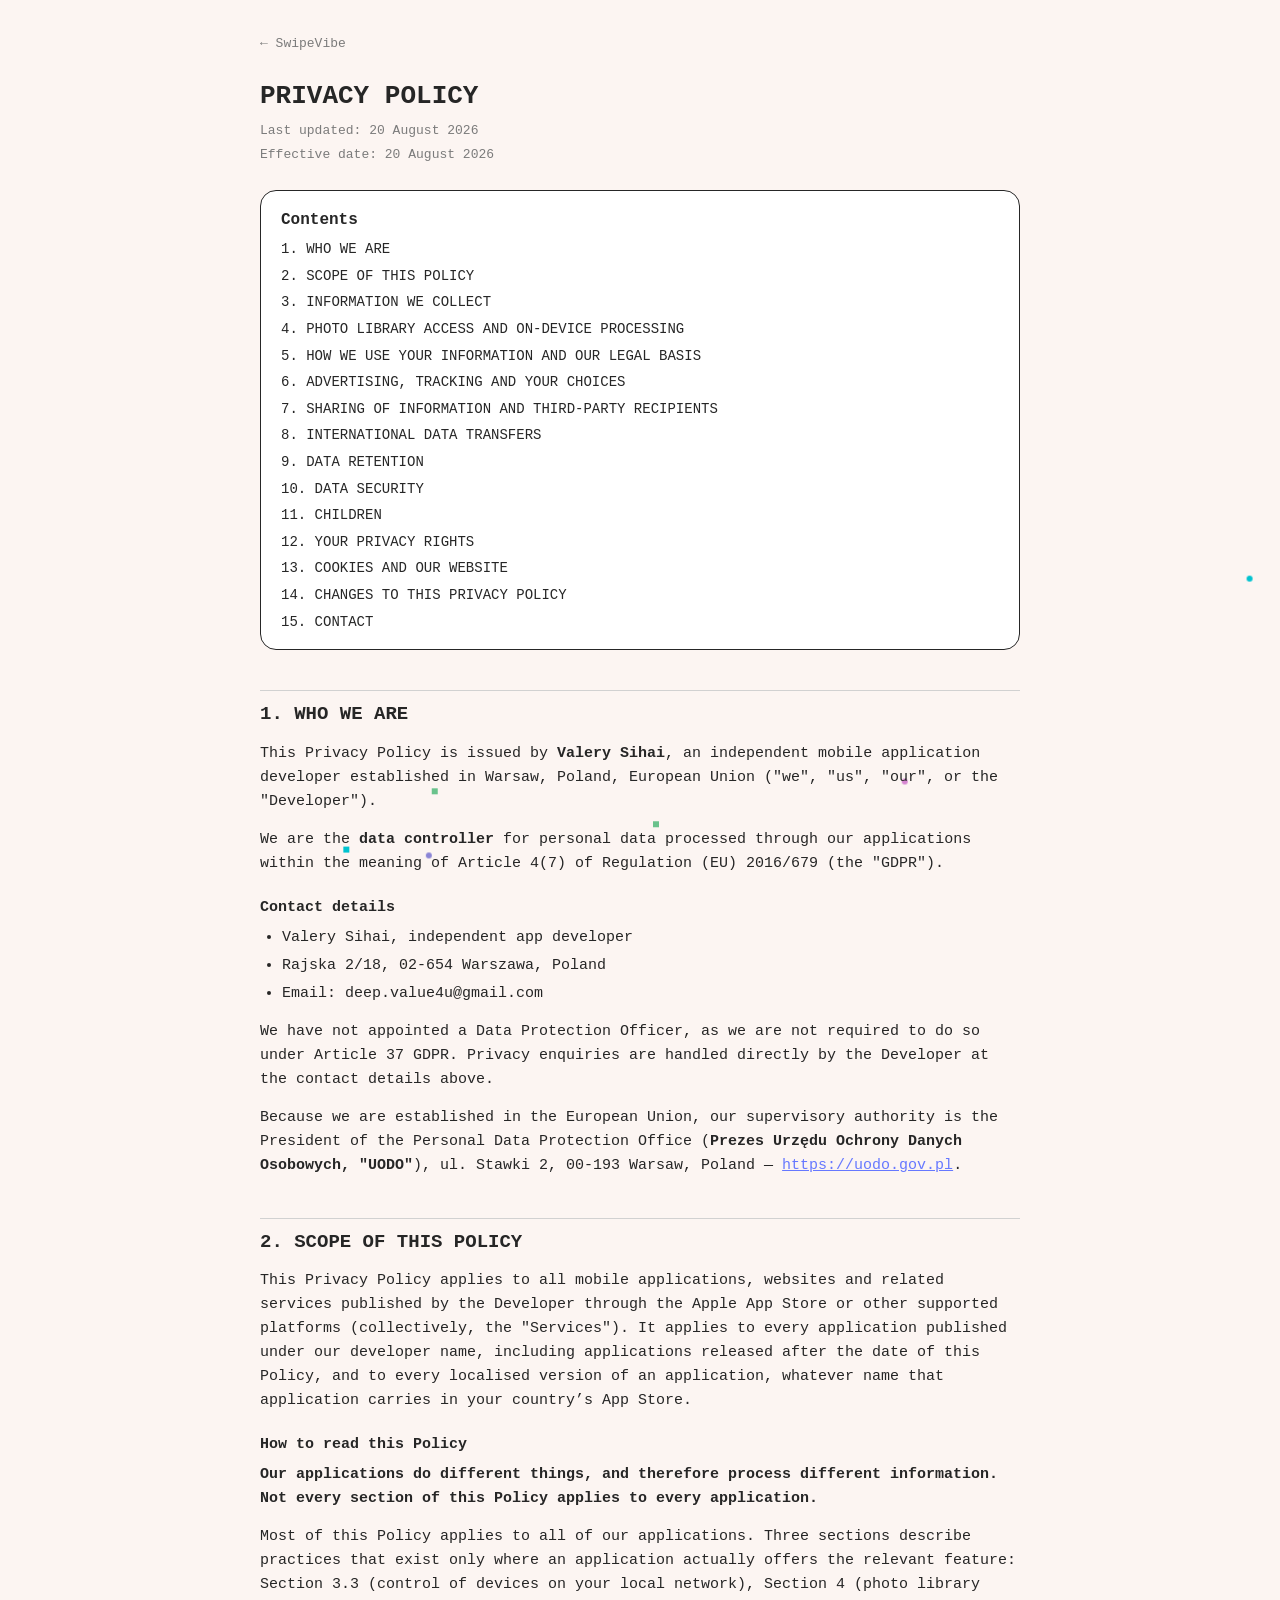
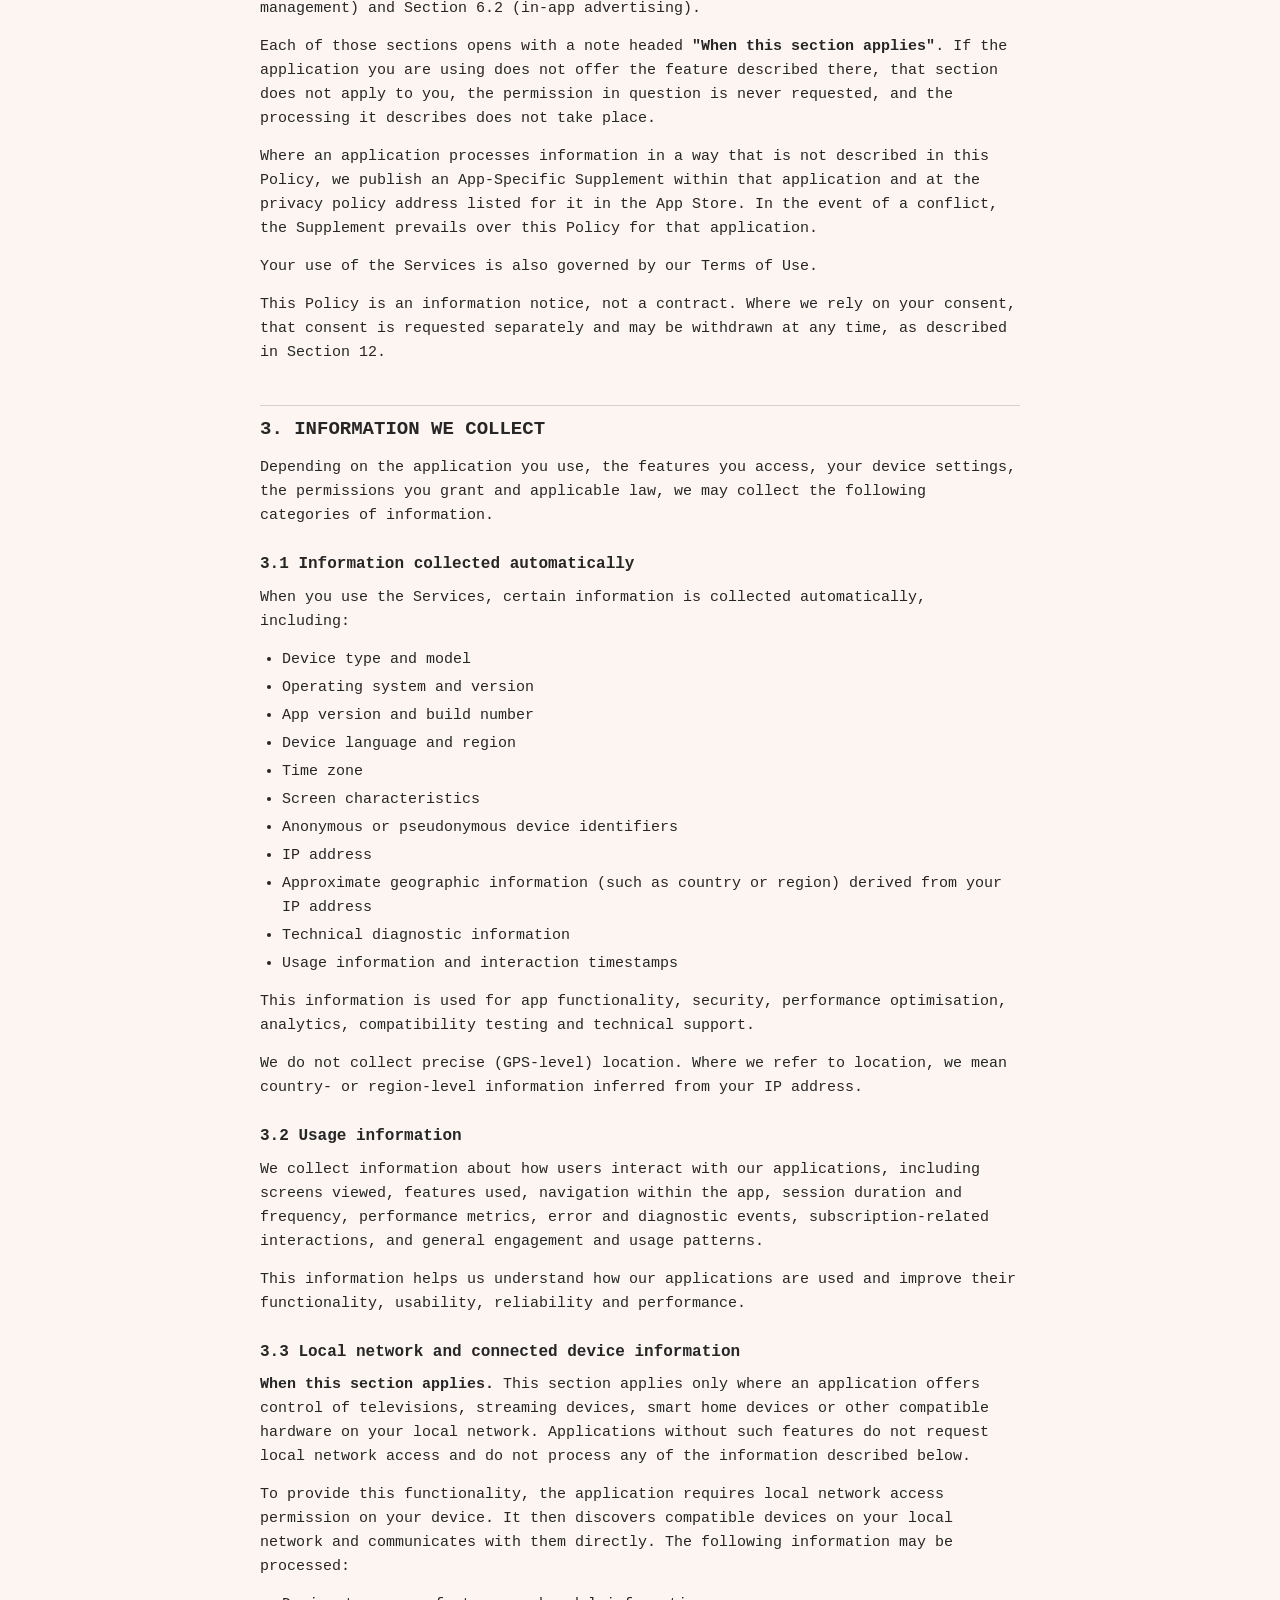
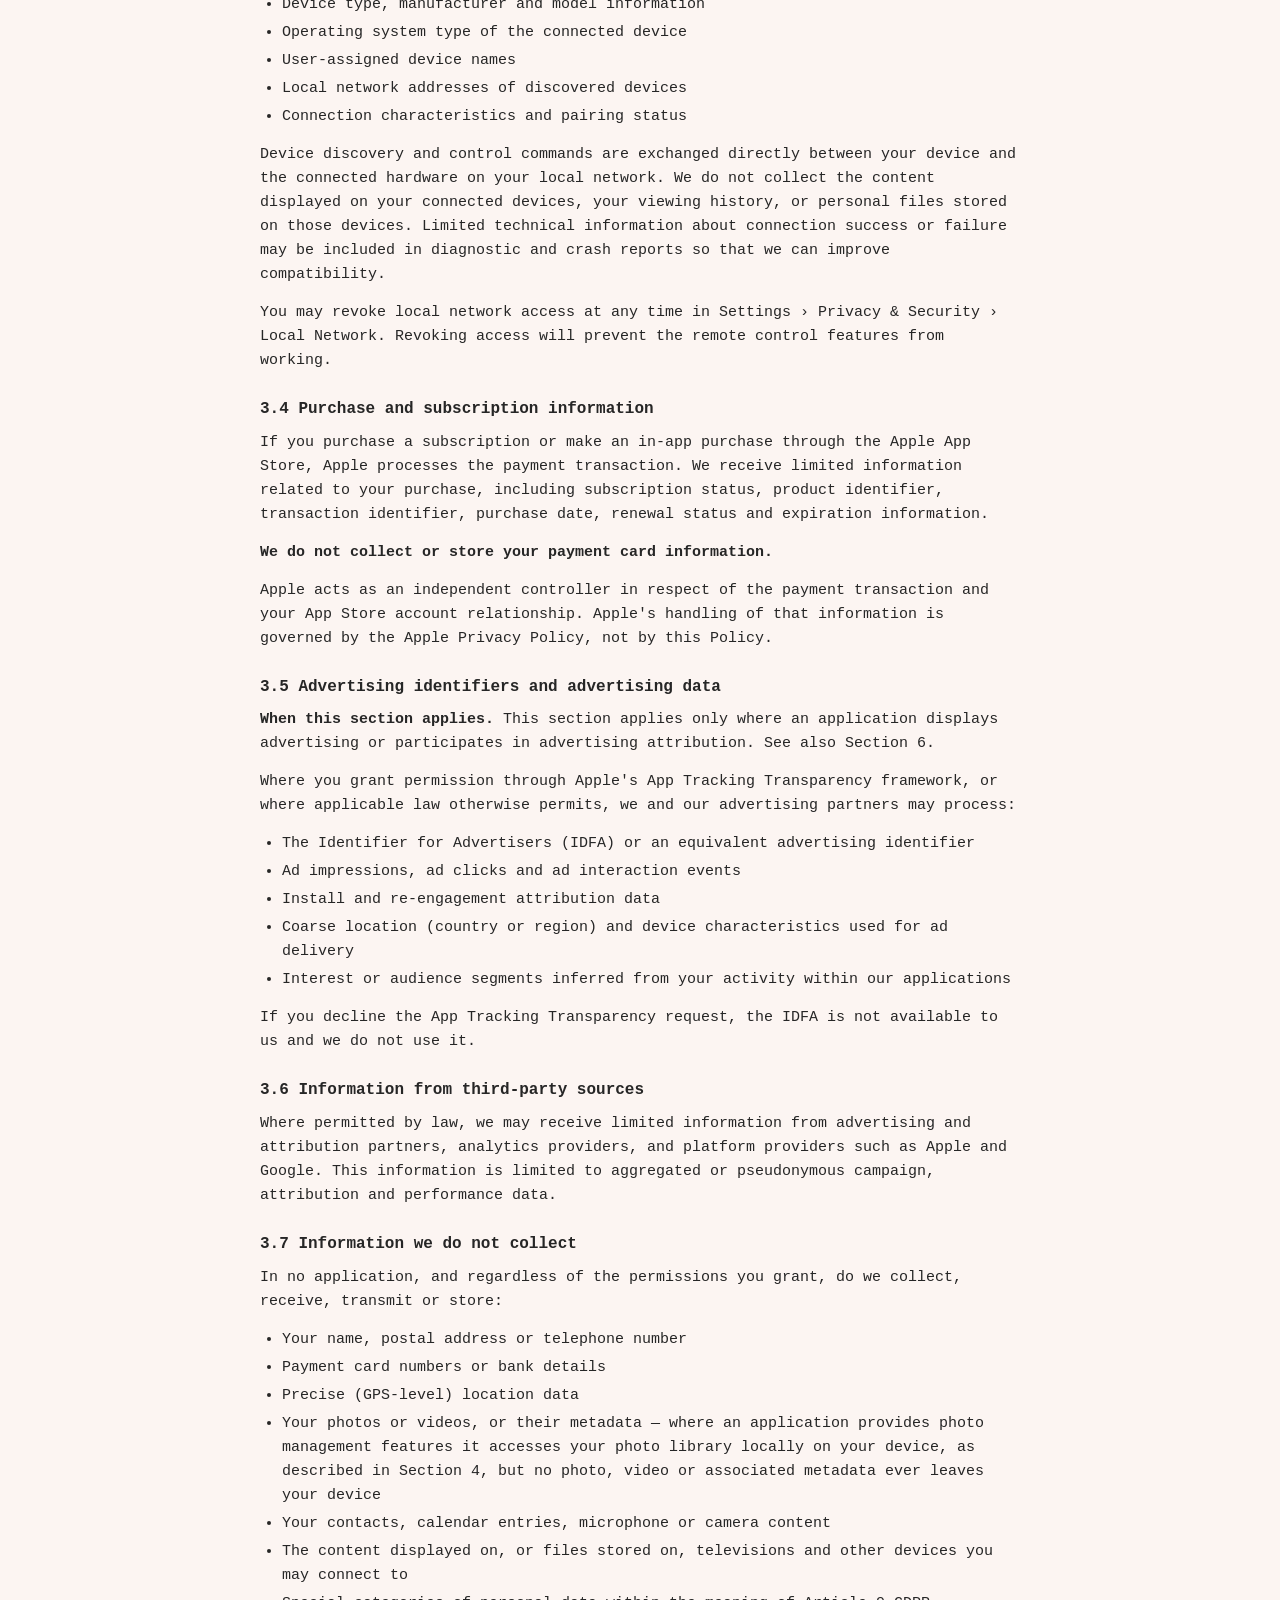
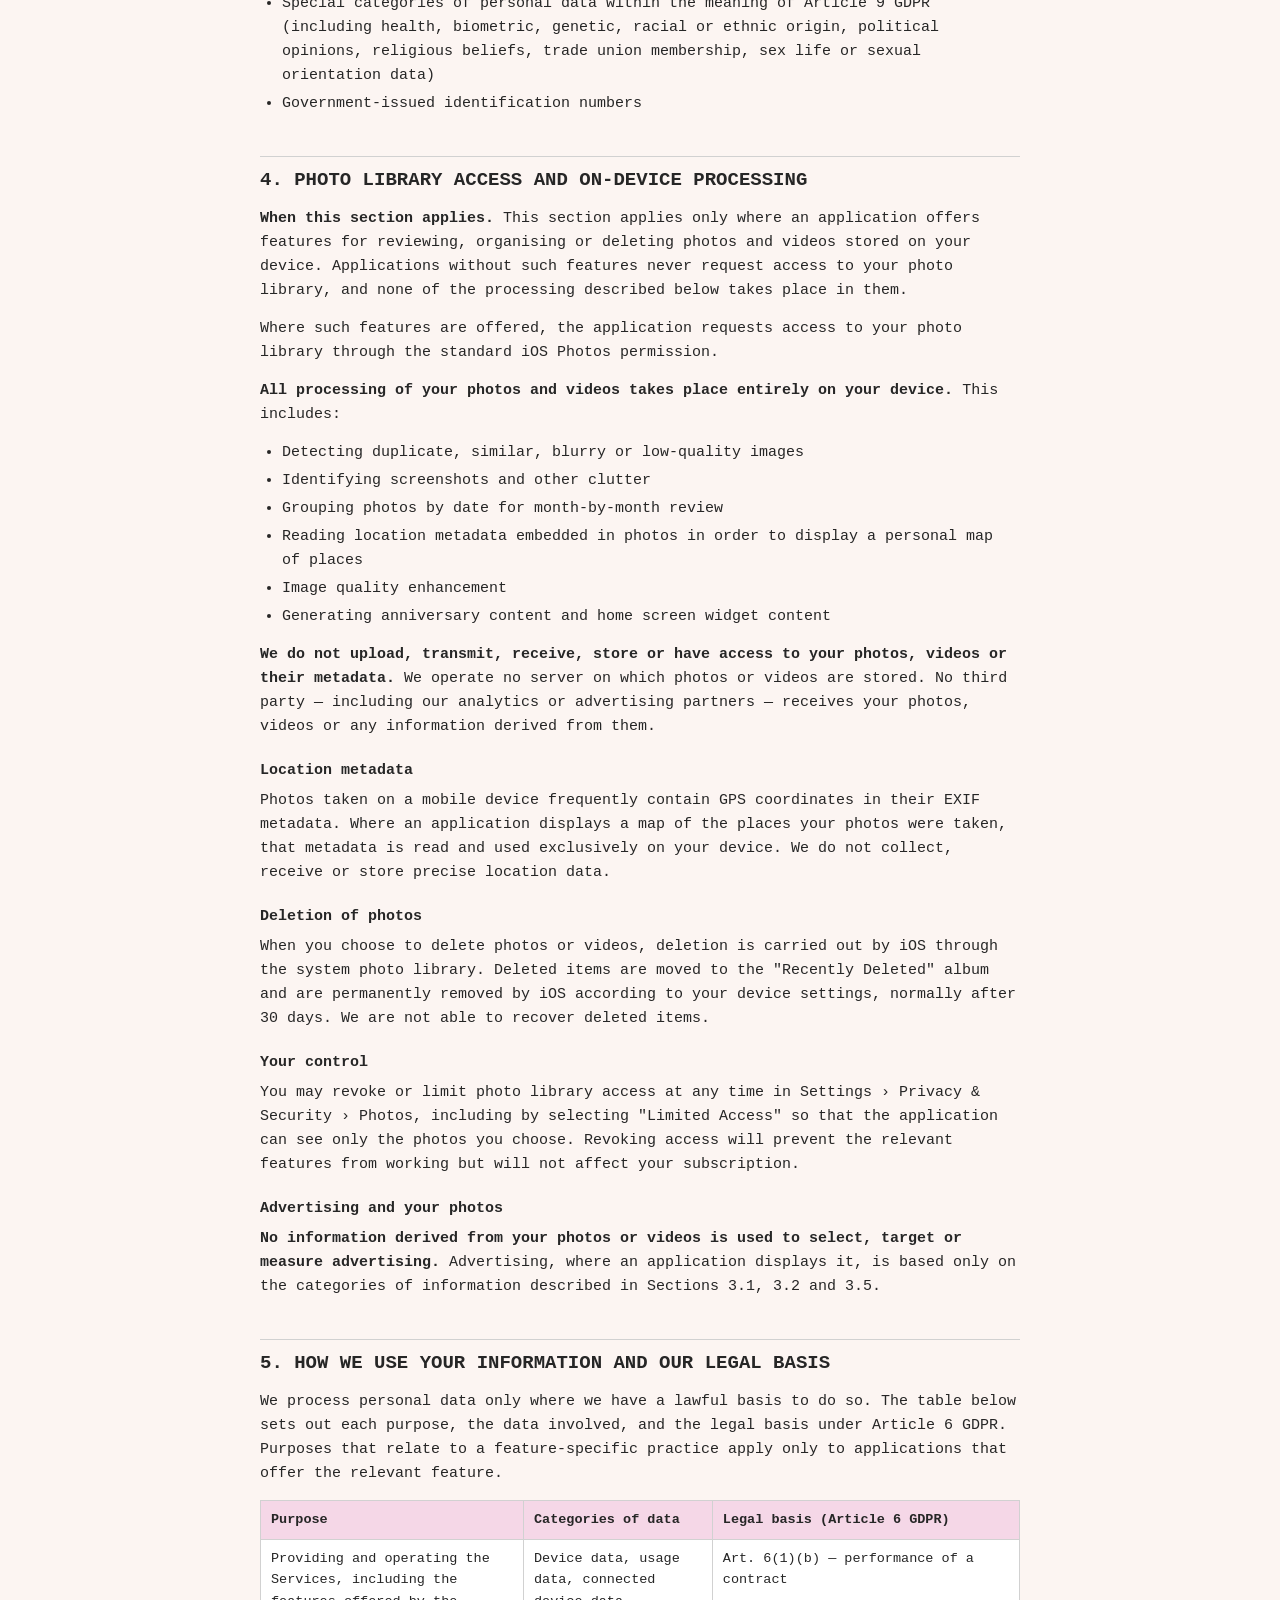
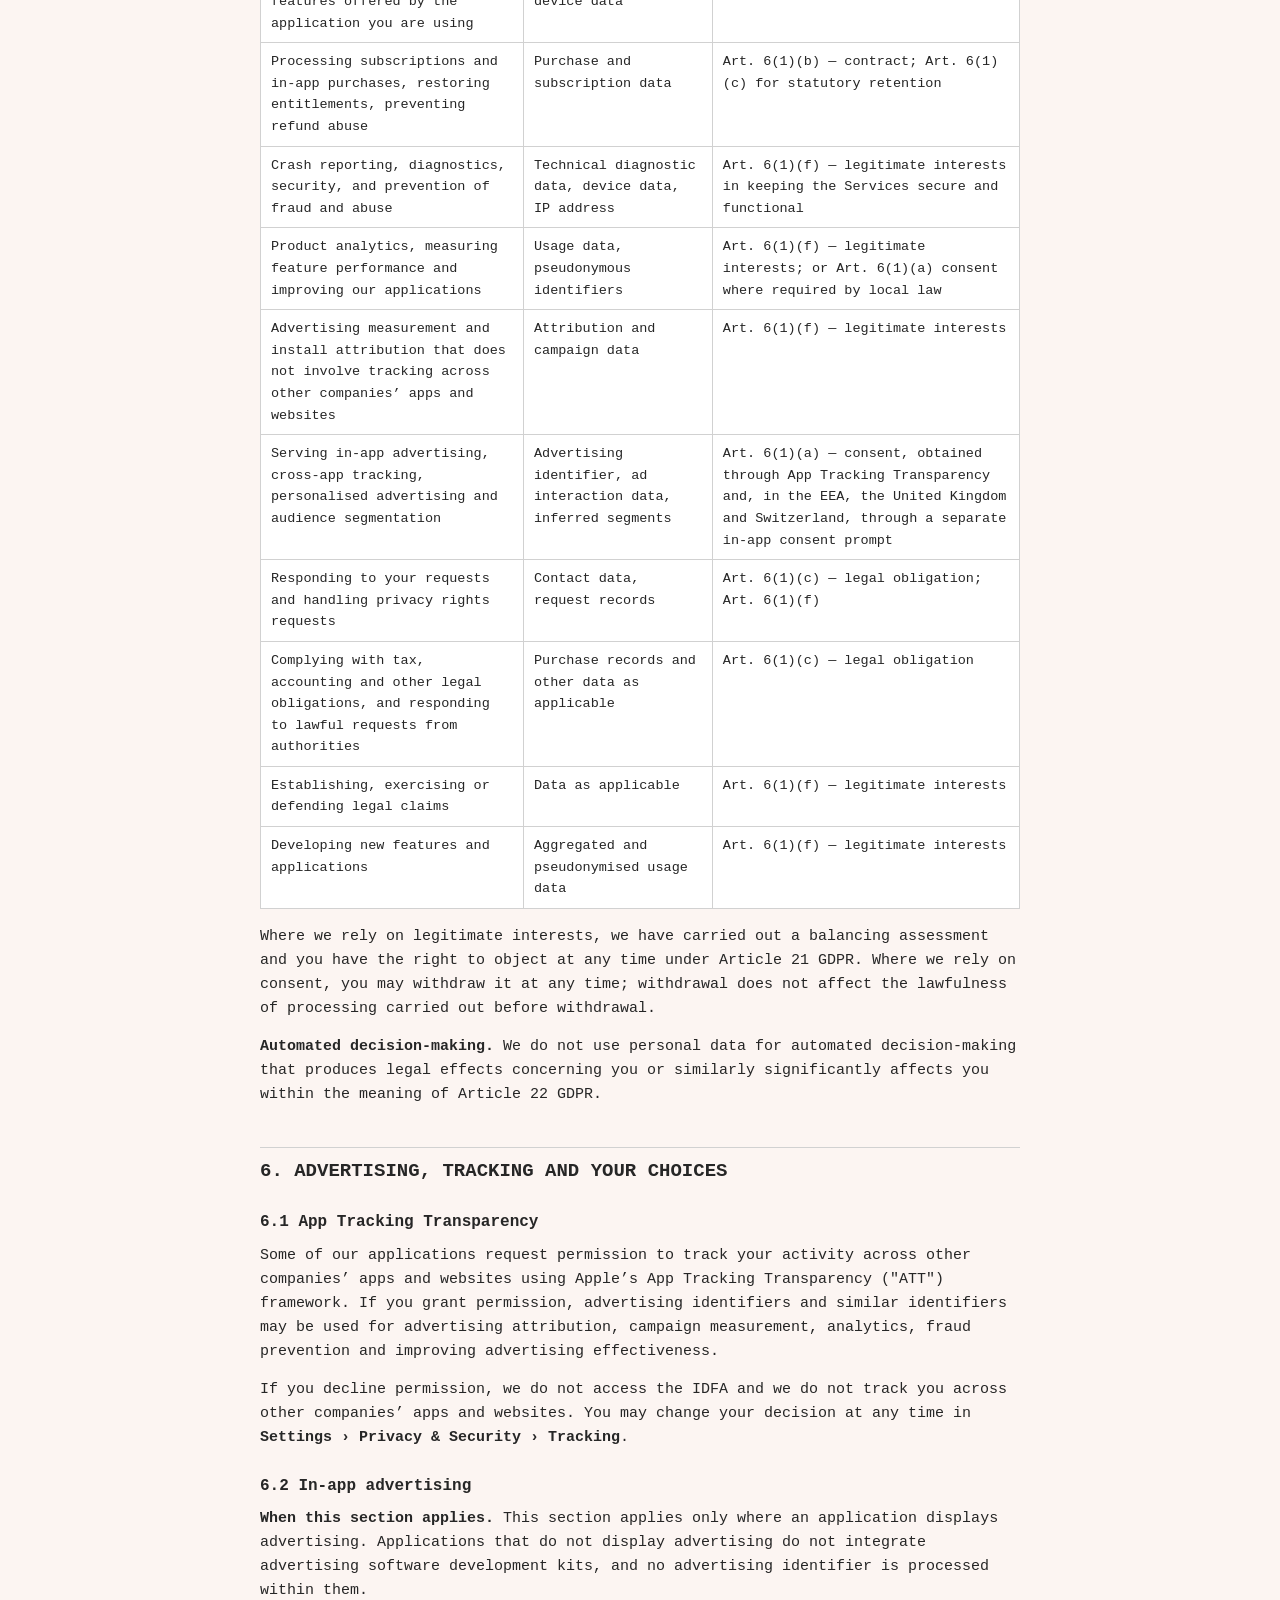
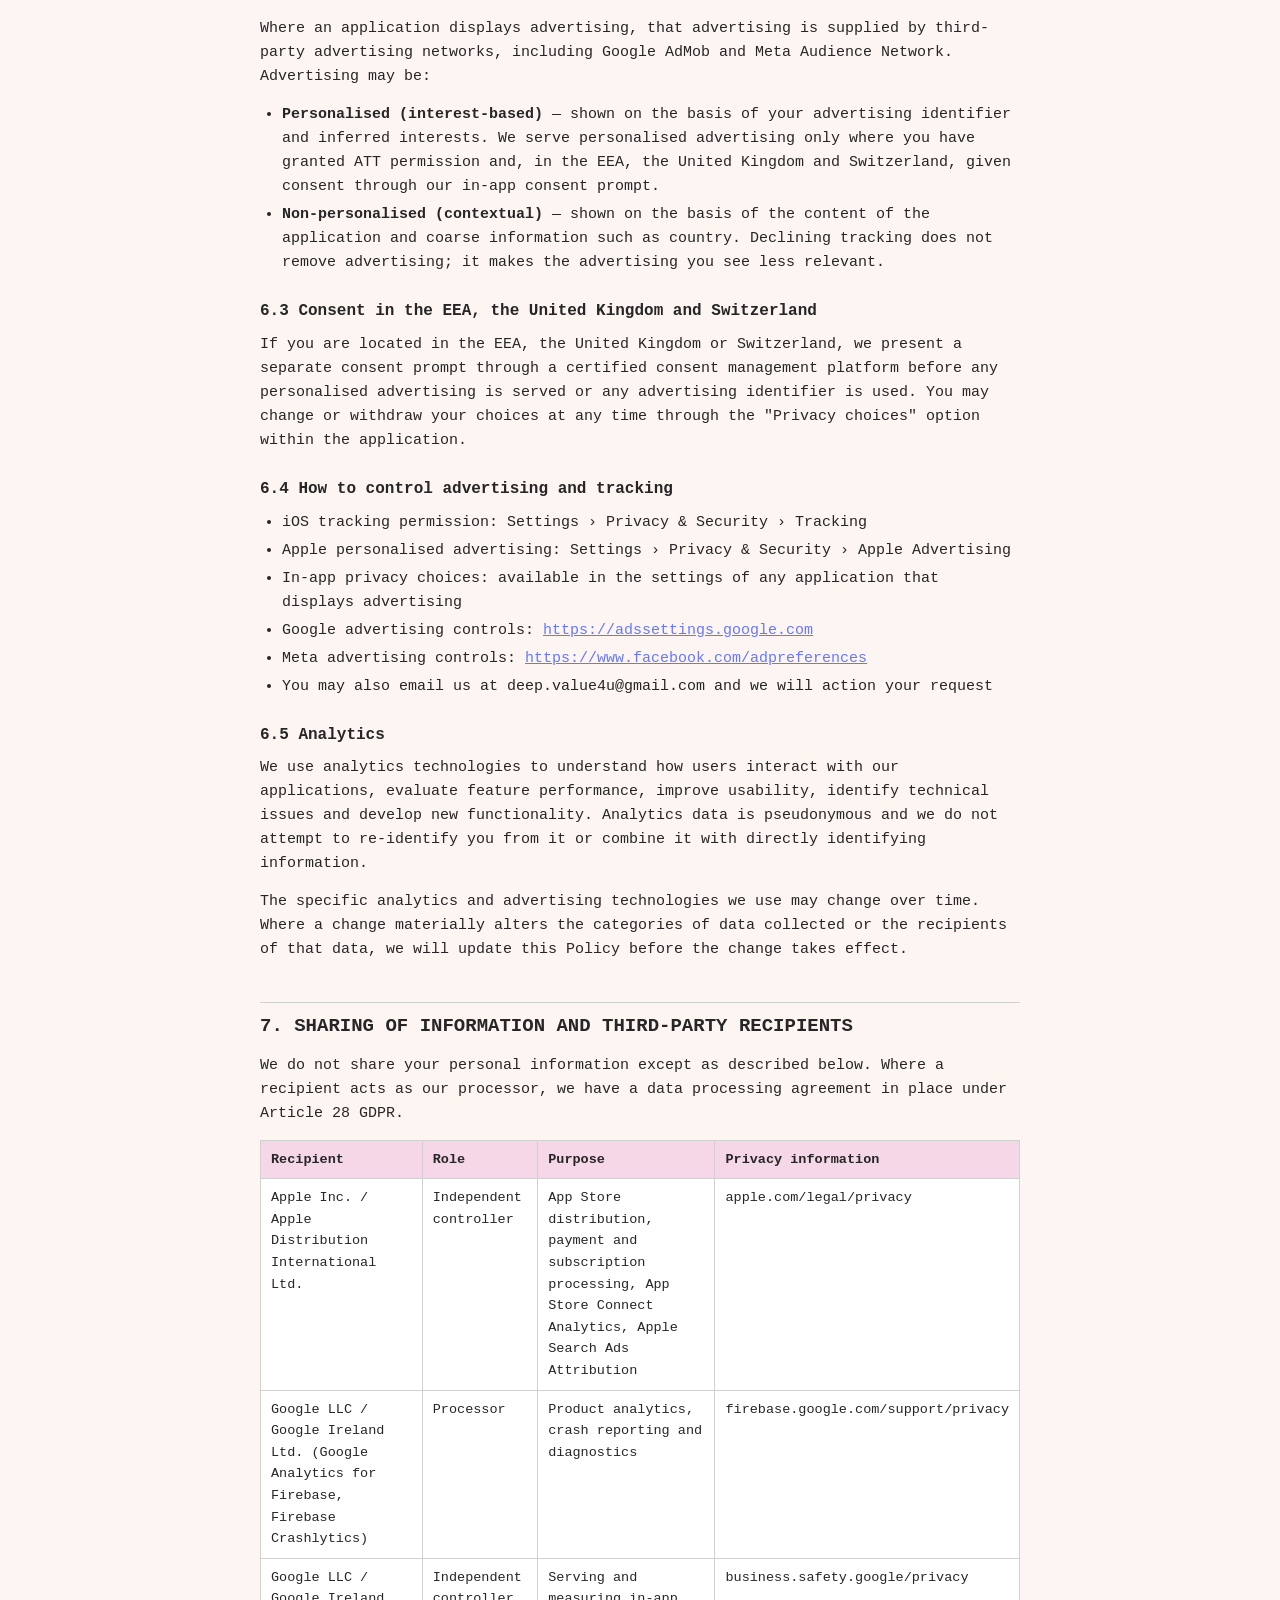
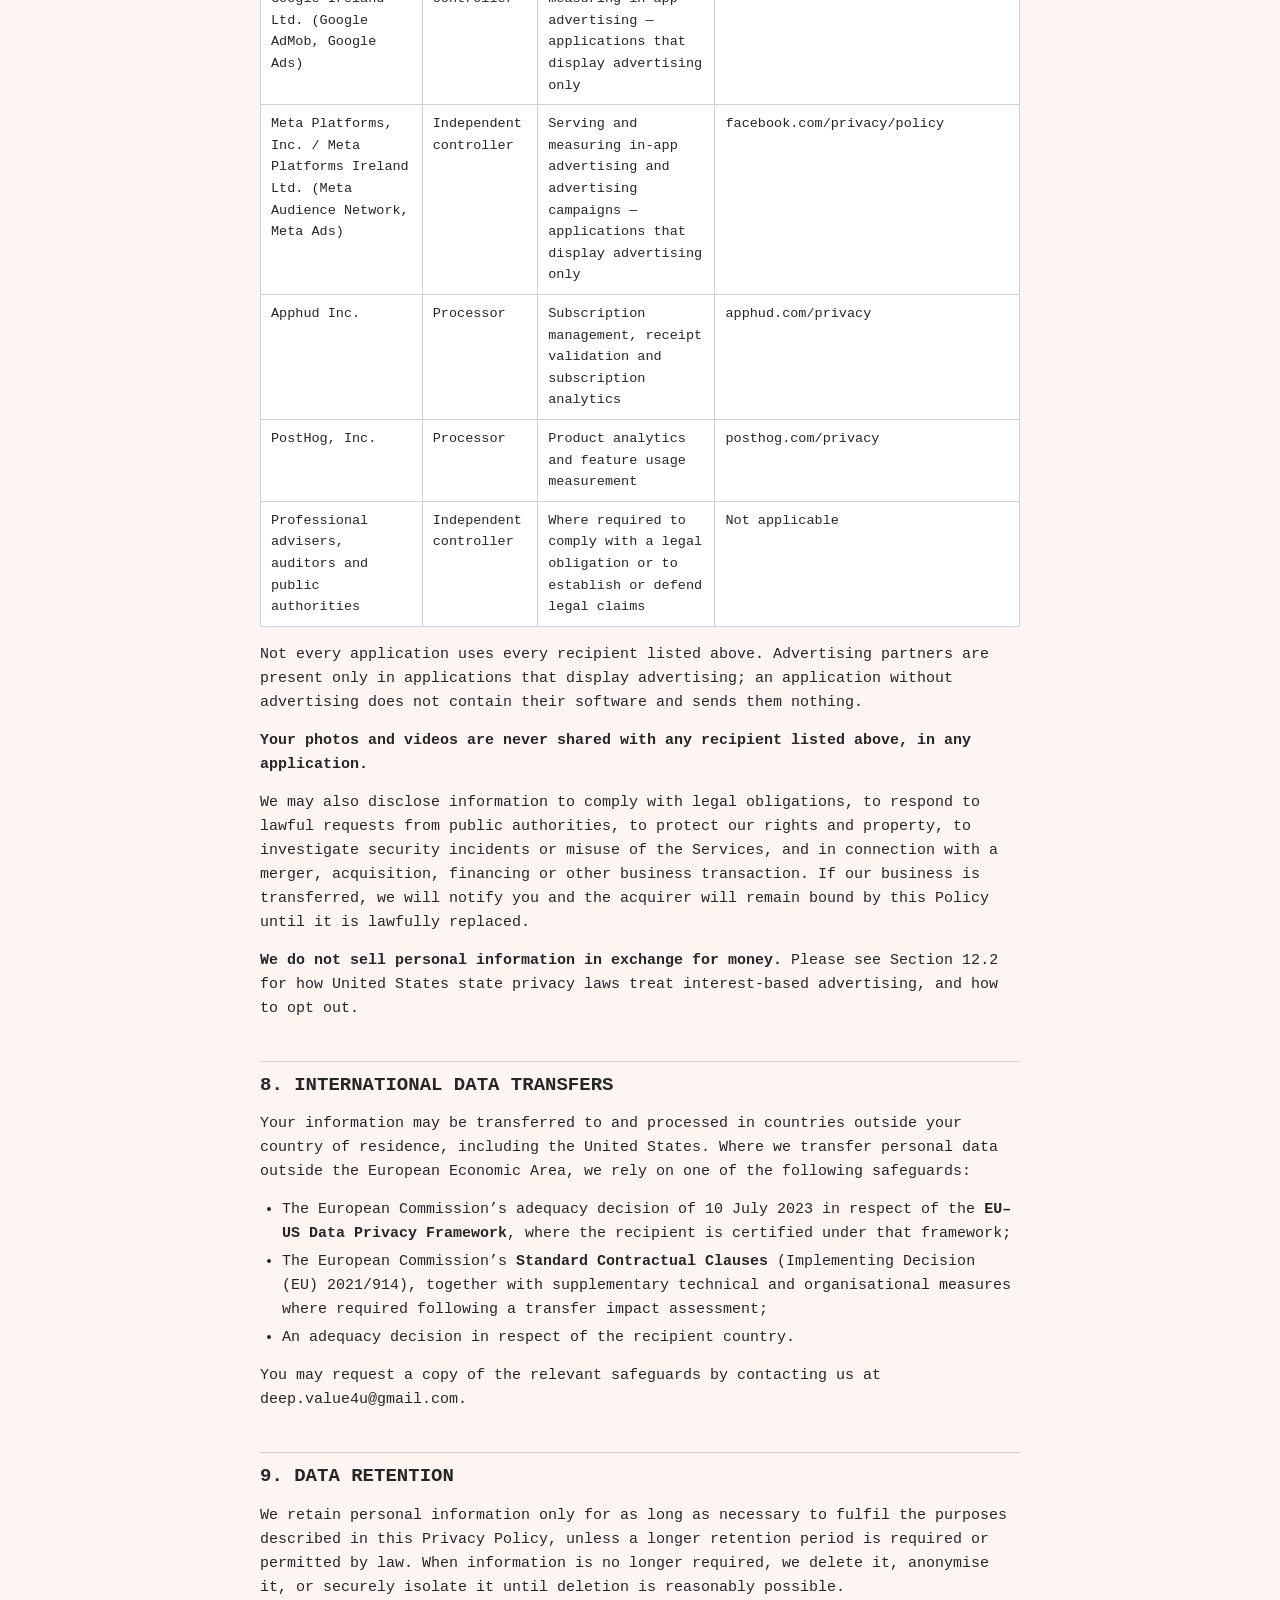
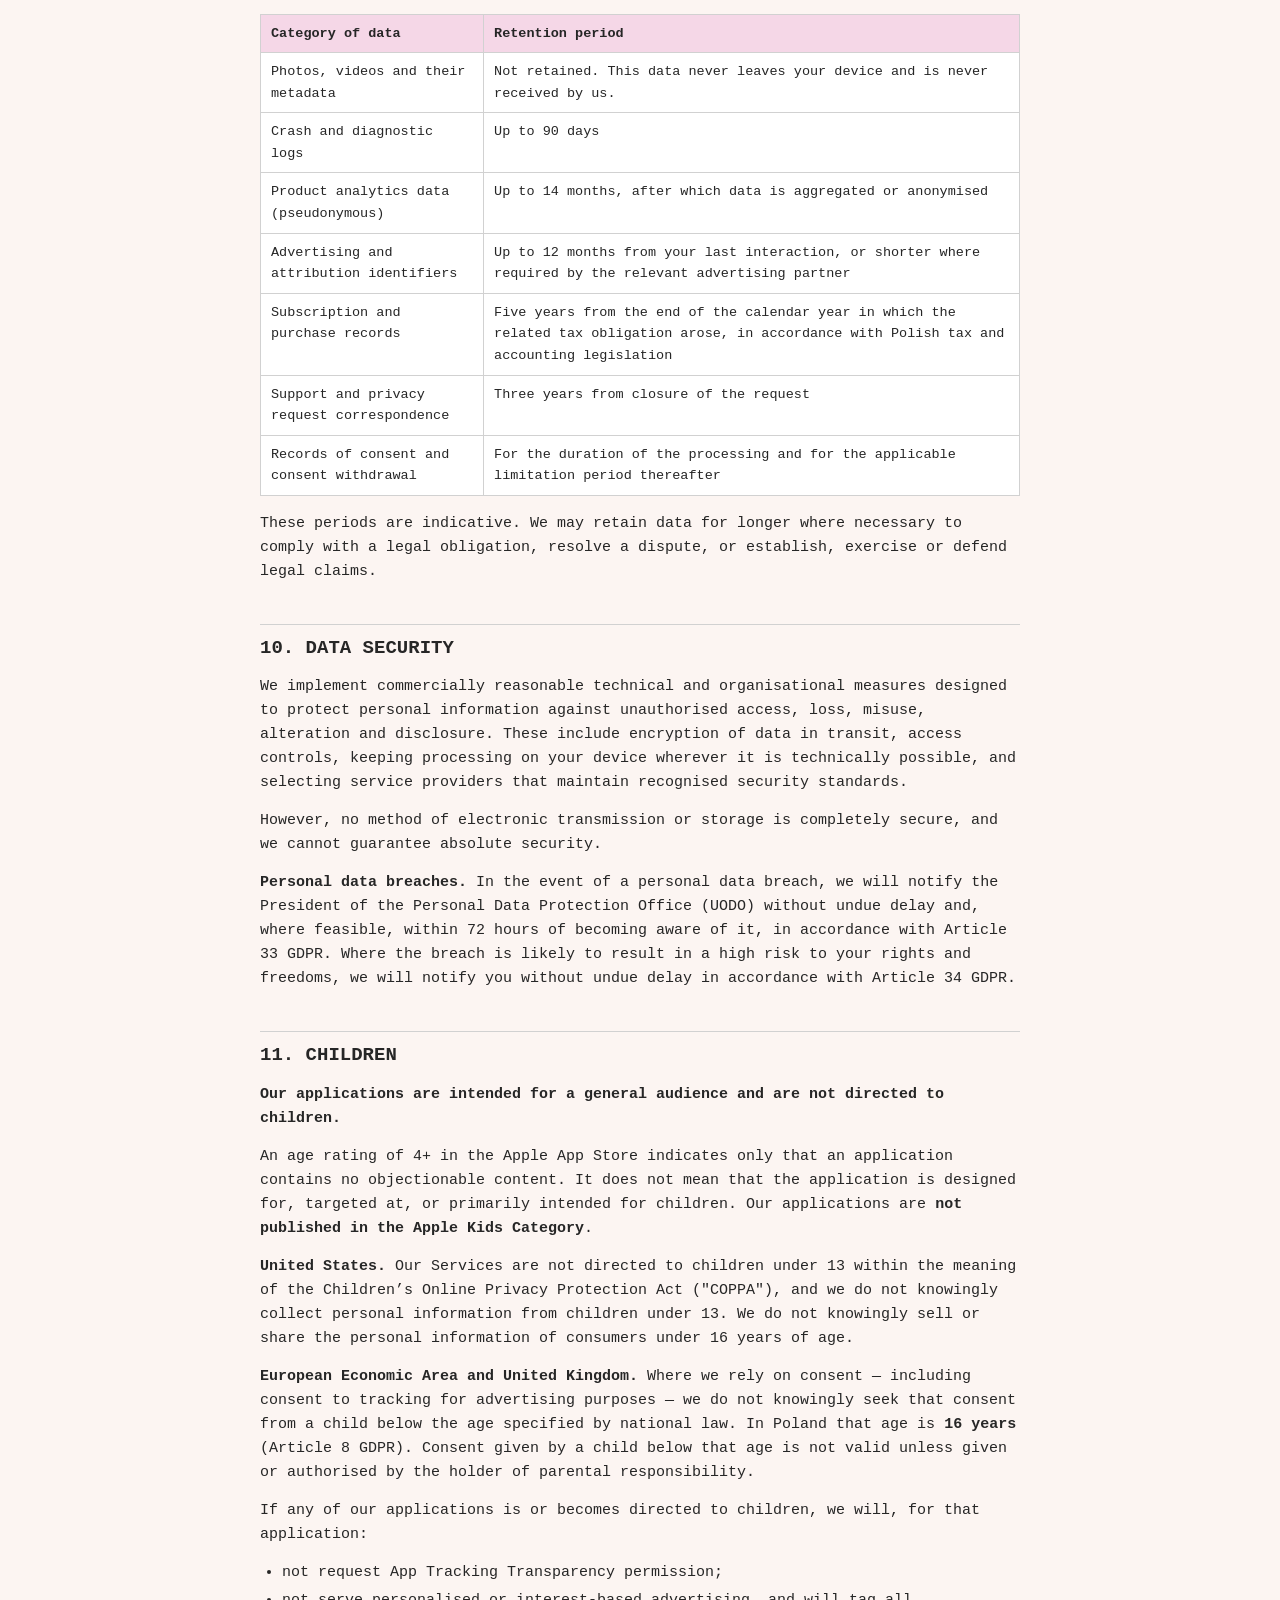
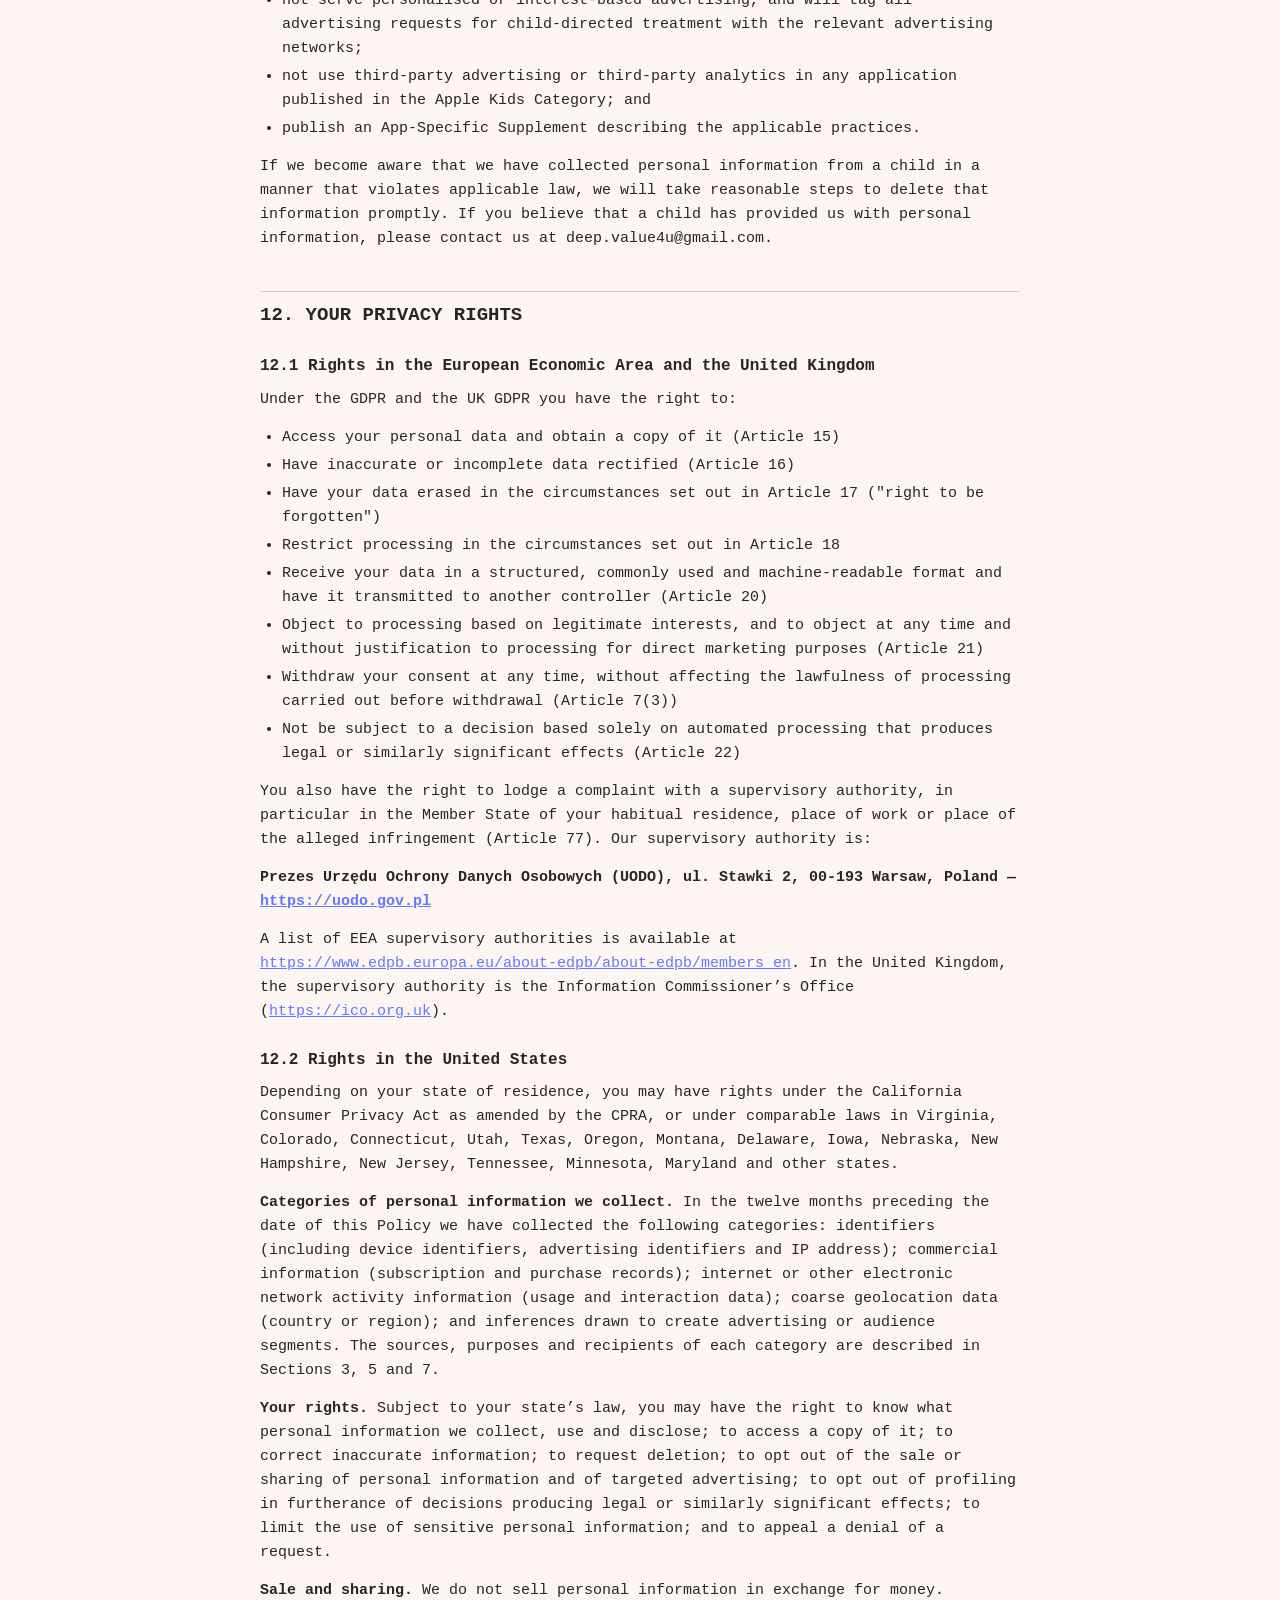
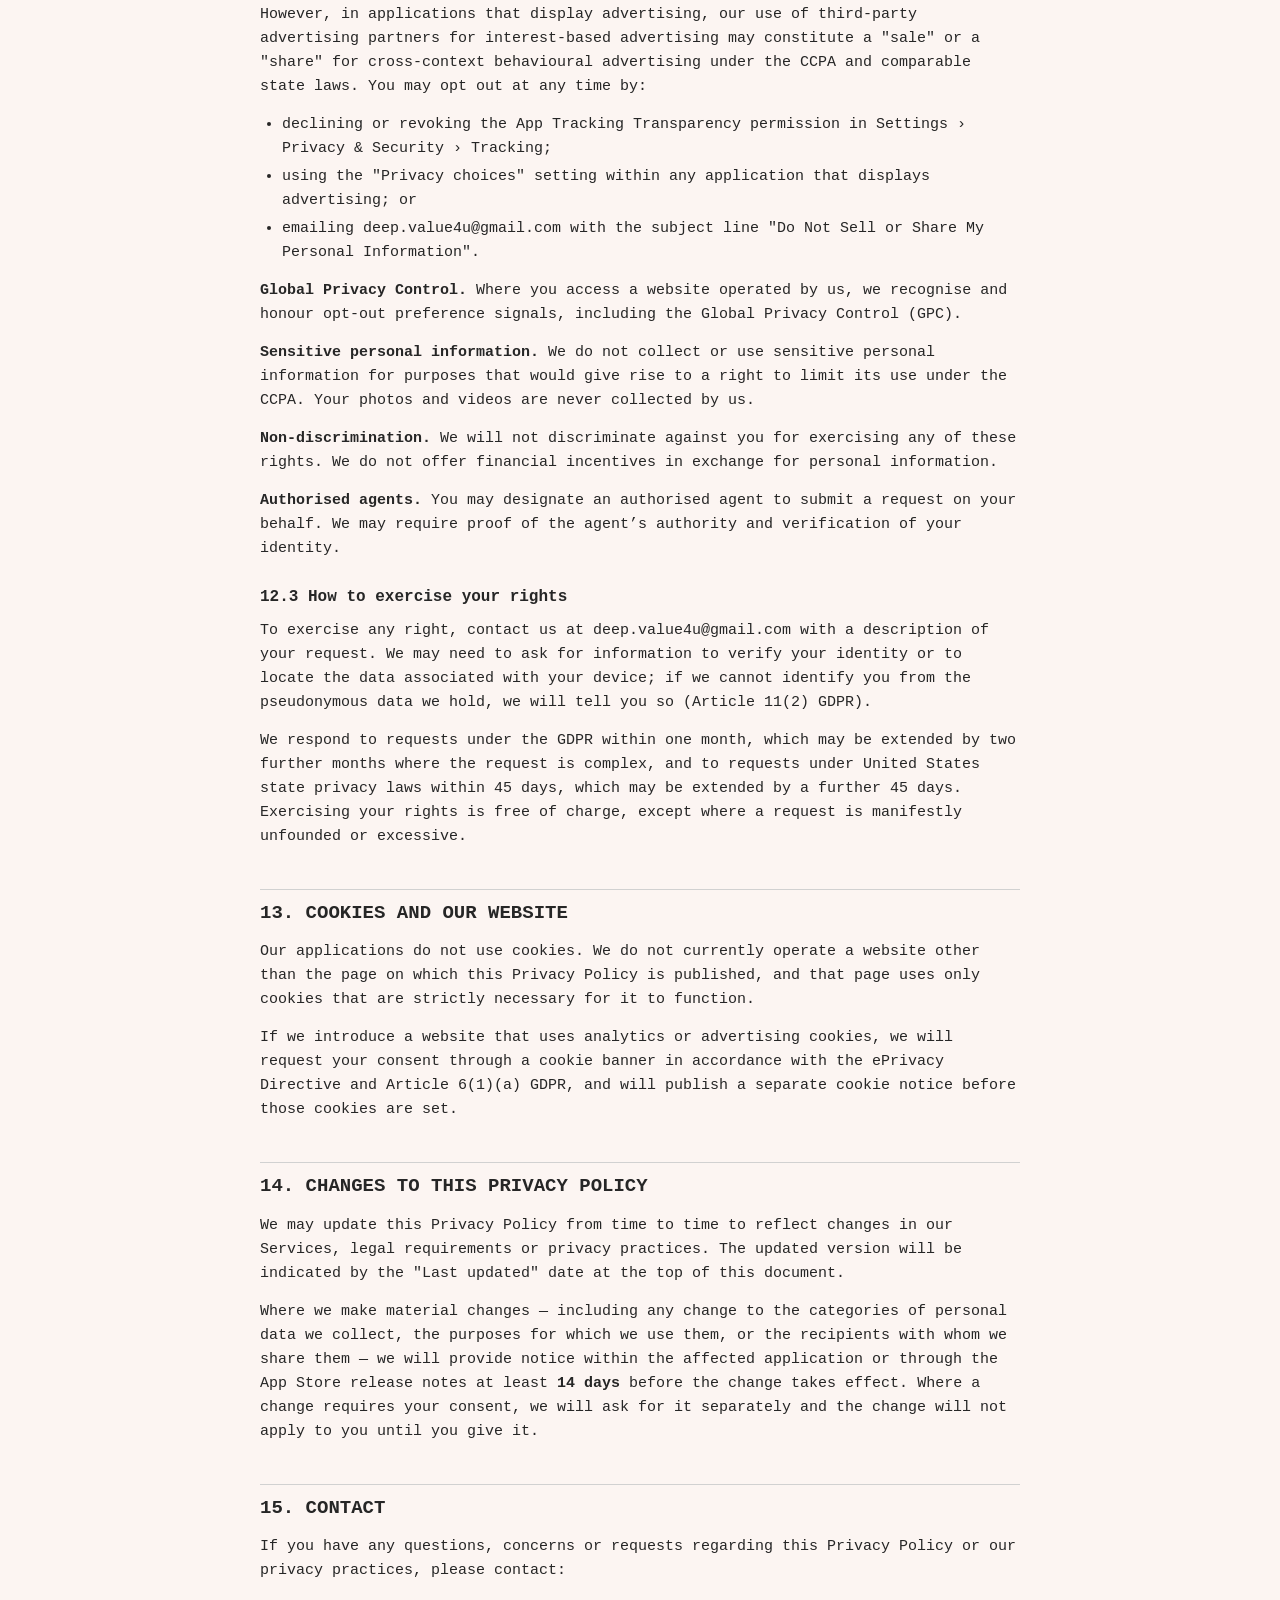
<file: swipe-vibe/privacy.html>
<!doctype html>
<html lang="en">
<head>
  <meta charset="utf-8">
  <meta name="viewport" content="width=device-width, initial-scale=1">
  <meta http-equiv="Content-Security-Policy" content="default-src 'self'; script-src 'self'; style-src 'self' 'unsafe-inline'; img-src 'self' data:; object-src 'none'; base-uri 'none'; form-action 'none'">
  <meta name="referrer" content="strict-origin-when-cross-origin">
  <title>Privacy Policy — SwipeVibe</title>
  <style>
    :root { --bg: #FCF5F2; --text: #262626; --muted: #7B7B7B; --line: #D1D1D1; --accent: #6678FF; }
    body { margin: 0; background: var(--bg); color: var(--text); font-family: ui-monospace, "SF Mono", Menlo, Consolas, monospace;
           font-size: 15px; line-height: 1.6; -webkit-text-size-adjust: 100%; }
    main { max-width: 760px; margin: 0 auto; padding: 32px 20px 64px; }
    header { margin-bottom: 24px; }
    header a { color: var(--muted); text-decoration: none; font-size: 13px; }
    h1 { font-size: 26px; line-height: 1.25; margin: 16px 0 8px; }
    h2 { font-size: 19px; margin: 40px 0 12px; padding-top: 8px; border-top: 1px solid var(--line); }
    h3 { font-size: 16px; margin: 24px 0 8px; }
    h4 { font-size: 15px; margin: 20px 0 6px; }
    p { margin: 0 0 14px; }
    p.meta { color: var(--muted); margin: 0 0 4px; font-size: 13px; }
    ul { padding-left: 22px; margin: 0 0 14px; }
    li { margin: 4px 0; }
    a { color: var(--accent); word-break: break-word; }
    .toc { background: #fff; border: 1px solid var(--text); border-radius: 16px; padding: 20px; margin: 24px 0 8px; }
    .toc h2 { margin: 0 0 10px; border: 0; padding: 0; font-size: 16px; line-height: 1.2; }
    .toc ol { margin: 0; padding-left: 0; list-style: none; font-size: 14px; }   /* numbers live in the titles */
    .toc li { margin: 0; line-height: 1.9; }
    .toc li:first-child { margin-top: -4px; }   /* trim the line-height slack so top/bottom match the sides */
    .toc li:last-child { margin-bottom: -6px; }
    .toc a { color: var(--text); text-decoration: none; }
    .table-wrap { overflow-x: auto; margin: 0 0 16px; }
    table { border-collapse: collapse; width: 100%; font-size: 13.5px; background: #fff; }
    th, td { border: 1px solid var(--line); padding: 8px 10px; text-align: left; vertical-align: top; }
    th { background: #F5D7E7; }
    footer { margin-top: 48px; padding-top: 16px; border-top: 1px solid var(--line); font-size: 13px; color: var(--muted); }
    footer a { color: var(--muted); }
    .floating-shapes { position: fixed; inset: 0; pointer-events: none; z-index: 0; overflow: hidden; }
    main { position: relative; z-index: 1; }
  </style>
</head>
<body>
  <main>
    <header><a href="./">← SwipeVibe</a></header>
<h1>PRIVACY POLICY</h1>
<p class="meta">Last updated: 20 August 2026</p>
<p class="meta">Effective date: 20 August 2026</p>
<nav class="toc"><h2>Contents</h2><ol><li><a href="#s1">1. WHO WE ARE</a></li><li><a href="#s2">2. SCOPE OF THIS POLICY</a></li><li><a href="#s3">3. INFORMATION WE COLLECT</a></li><li><a href="#s4">4. PHOTO LIBRARY ACCESS AND ON-DEVICE PROCESSING</a></li><li><a href="#s5">5. HOW WE USE YOUR INFORMATION AND OUR LEGAL BASIS</a></li><li><a href="#s6">6. ADVERTISING, TRACKING AND YOUR CHOICES</a></li><li><a href="#s7">7. SHARING OF INFORMATION AND THIRD-PARTY RECIPIENTS</a></li><li><a href="#s8">8. INTERNATIONAL DATA TRANSFERS</a></li><li><a href="#s9">9. DATA RETENTION</a></li><li><a href="#s10">10. DATA SECURITY</a></li><li><a href="#s11">11. CHILDREN</a></li><li><a href="#s12">12. YOUR PRIVACY RIGHTS</a></li><li><a href="#s13">13. COOKIES AND OUR WEBSITE</a></li><li><a href="#s14">14. CHANGES TO THIS PRIVACY POLICY</a></li><li><a href="#s15">15. CONTACT</a></li></ol></nav>
<h2 id="s1">1. WHO WE ARE</h2>
<p>This Privacy Policy is issued by <strong>Valery Sihai</strong>, an independent mobile application developer established in Warsaw, Poland, European Union ("we", "us", "our", or the "Developer").</p>
<p>We are the <strong>data controller</strong> for personal data processed through our applications within the meaning of Article 4(7) of Regulation (EU) 2016/679 (the "GDPR").</p>
<h4>Contact details</h4>
<ul>
<li>Valery Sihai, independent app developer</li>
<li>Rajska 2/18, 02-654 Warszawa, Poland</li>
<li>Email: deep.value4u@gmail.com</li>
</ul>
<p>We have not appointed a Data Protection Officer, as we are not required to do so under Article 37 GDPR. Privacy enquiries are handled directly by the Developer at the contact details above.</p>
<p>Because we are established in the European Union, our supervisory authority is the President of the Personal Data Protection Office (<strong>Prezes Urzędu Ochrony Danych Osobowych, "UODO"</strong>), ul. Stawki 2, 00-193 Warsaw, Poland — <a href="https://uodo.gov.pl" rel="noopener noreferrer">https://uodo.gov.pl</a>.</p>
<h2 id="s2">2. SCOPE OF THIS POLICY</h2>
<p>This Privacy Policy applies to all mobile applications, websites and related services published by the Developer through the Apple App Store or other supported platforms (collectively, the "Services"). It applies to every application published under our developer name, including applications released after the date of this Policy, and to every localised version of an application, whatever name that application carries in your country’s App Store.</p>
<h4>How to read this Policy</h4>
<p><strong>Our applications do different things, and therefore process different information. Not every section of this Policy applies to every application.</strong></p>
<p>Most of this Policy applies to all of our applications. Three sections describe practices that exist only where an application actually offers the relevant feature: Section 3.3 (control of devices on your local network), Section 4 (photo library management) and Section 6.2 (in-app advertising).</p>
<p>Each of those sections opens with a note headed <strong>"When this section applies"</strong>. If the application you are using does not offer the feature described there, that section does not apply to you, the permission in question is never requested, and the processing it describes does not take place.</p>
<p>Where an application processes information in a way that is not described in this Policy, we publish an App-Specific Supplement within that application and at the privacy policy address listed for it in the App Store. In the event of a conflict, the Supplement prevails over this Policy for that application.</p>
<p>Your use of the Services is also governed by our Terms of Use.</p>
<p>This Policy is an information notice, not a contract. Where we rely on your consent, that consent is requested separately and may be withdrawn at any time, as described in Section 12.</p>
<h2 id="s3">3. INFORMATION WE COLLECT</h2>
<p>Depending on the application you use, the features you access, your device settings, the permissions you grant and applicable law, we may collect the following categories of information.</p>
<h3>3.1 Information collected automatically</h3>
<p>When you use the Services, certain information is collected automatically, including:</p>
<ul>
<li>Device type and model</li>
<li>Operating system and version</li>
<li>App version and build number</li>
<li>Device language and region</li>
<li>Time zone</li>
<li>Screen characteristics</li>
<li>Anonymous or pseudonymous device identifiers</li>
<li>IP address</li>
<li>Approximate geographic information (such as country or region) derived from your IP address</li>
<li>Technical diagnostic information</li>
<li>Usage information and interaction timestamps</li>
</ul>
<p>This information is used for app functionality, security, performance optimisation, analytics, compatibility testing and technical support.</p>
<p>We do not collect precise (GPS-level) location. Where we refer to location, we mean country- or region-level information inferred from your IP address.</p>
<h3>3.2 Usage information</h3>
<p>We collect information about how users interact with our applications, including screens viewed, features used, navigation within the app, session duration and frequency, performance metrics, error and diagnostic events, subscription-related interactions, and general engagement and usage patterns.</p>
<p>This information helps us understand how our applications are used and improve their functionality, usability, reliability and performance.</p>
<h3>3.3 Local network and connected device information</h3>
<p><strong>When this section applies.</strong> This section applies only where an application offers control of televisions, streaming devices, smart home devices or other compatible hardware on your local network. Applications without such features do not request local network access and do not process any of the information described below.</p>
<p>To provide this functionality, the application requires local network access permission on your device. It then discovers compatible devices on your local network and communicates with them directly. The following information may be processed:</p>
<ul>
<li>Device type, manufacturer and model information</li>
<li>Operating system type of the connected device</li>
<li>User-assigned device names</li>
<li>Local network addresses of discovered devices</li>
<li>Connection characteristics and pairing status</li>
</ul>
<p>Device discovery and control commands are exchanged directly between your device and the connected hardware on your local network. We do not collect the content displayed on your connected devices, your viewing history, or personal files stored on those devices. Limited technical information about connection success or failure may be included in diagnostic and crash reports so that we can improve compatibility.</p>
<p>You may revoke local network access at any time in Settings › Privacy &amp; Security › Local Network. Revoking access will prevent the remote control features from working.</p>
<h3>3.4 Purchase and subscription information</h3>
<p>If you purchase a subscription or make an in-app purchase through the Apple App Store, Apple processes the payment transaction. We receive limited information related to your purchase, including subscription status, product identifier, transaction identifier, purchase date, renewal status and expiration information.</p>
<p><strong>We do not collect or store your payment card information.</strong></p>
<p>Apple acts as an independent controller in respect of the payment transaction and your App Store account relationship. Apple's handling of that information is governed by the Apple Privacy Policy, not by this Policy.</p>
<h3>3.5 Advertising identifiers and advertising data</h3>
<p><strong>When this section applies.</strong> This section applies only where an application displays advertising or participates in advertising attribution. See also Section 6.</p>
<p>Where you grant permission through Apple's App Tracking Transparency framework, or where applicable law otherwise permits, we and our advertising partners may process:</p>
<ul>
<li>The Identifier for Advertisers (IDFA) or an equivalent advertising identifier</li>
<li>Ad impressions, ad clicks and ad interaction events</li>
<li>Install and re-engagement attribution data</li>
<li>Coarse location (country or region) and device characteristics used for ad delivery</li>
<li>Interest or audience segments inferred from your activity within our applications</li>
</ul>
<p>If you decline the App Tracking Transparency request, the IDFA is not available to us and we do not use it.</p>
<h3>3.6 Information from third-party sources</h3>
<p>Where permitted by law, we may receive limited information from advertising and attribution partners, analytics providers, and platform providers such as Apple and Google. This information is limited to aggregated or pseudonymous campaign, attribution and performance data.</p>
<h3>3.7 Information we do not collect</h3>
<p>In no application, and regardless of the permissions you grant, do we collect, receive, transmit or store:</p>
<ul>
<li>Your name, postal address or telephone number</li>
<li>Payment card numbers or bank details</li>
<li>Precise (GPS-level) location data</li>
<li>Your photos or videos, or their metadata — where an application provides photo management features it accesses your photo library locally on your device, as described in Section 4, but no photo, video or associated metadata ever leaves your device</li>
<li>Your contacts, calendar entries, microphone or camera content</li>
<li>The content displayed on, or files stored on, televisions and other devices you may connect to</li>
<li>Special categories of personal data within the meaning of Article 9 GDPR (including health, biometric, genetic, racial or ethnic origin, political opinions, religious beliefs, trade union membership, sex life or sexual orientation data)</li>
<li>Government-issued identification numbers</li>
</ul>
<h2 id="s4">4. PHOTO LIBRARY ACCESS AND ON-DEVICE PROCESSING</h2>
<p><strong>When this section applies.</strong> This section applies only where an application offers features for reviewing, organising or deleting photos and videos stored on your device. Applications without such features never request access to your photo library, and none of the processing described below takes place in them.</p>
<p>Where such features are offered, the application requests access to your photo library through the standard iOS Photos permission.</p>
<p><strong>All processing of your photos and videos takes place entirely on your device.</strong> This includes:</p>
<ul>
<li>Detecting duplicate, similar, blurry or low-quality images</li>
<li>Identifying screenshots and other clutter</li>
<li>Grouping photos by date for month-by-month review</li>
<li>Reading location metadata embedded in photos in order to display a personal map of places</li>
<li>Image quality enhancement</li>
<li>Generating anniversary content and home screen widget content</li>
</ul>
<p><strong>We do not upload, transmit, receive, store or have access to your photos, videos or their metadata.</strong> We operate no server on which photos or videos are stored. No third party — including our analytics or advertising partners — receives your photos, videos or any information derived from them.</p>
<h4>Location metadata</h4>
<p>Photos taken on a mobile device frequently contain GPS coordinates in their EXIF metadata. Where an application displays a map of the places your photos were taken, that metadata is read and used exclusively on your device. We do not collect, receive or store precise location data.</p>
<h4>Deletion of photos</h4>
<p>When you choose to delete photos or videos, deletion is carried out by iOS through the system photo library. Deleted items are moved to the "Recently Deleted" album and are permanently removed by iOS according to your device settings, normally after 30 days. We are not able to recover deleted items.</p>
<h4>Your control</h4>
<p>You may revoke or limit photo library access at any time in Settings › Privacy &amp; Security › Photos, including by selecting "Limited Access" so that the application can see only the photos you choose. Revoking access will prevent the relevant features from working but will not affect your subscription.</p>
<h4>Advertising and your photos</h4>
<p><strong>No information derived from your photos or videos is used to select, target or measure advertising.</strong> Advertising, where an application displays it, is based only on the categories of information described in Sections 3.1, 3.2 and 3.5.</p>
<h2 id="s5">5. HOW WE USE YOUR INFORMATION AND OUR LEGAL BASIS</h2>
<p>We process personal data only where we have a lawful basis to do so. The table below sets out each purpose, the data involved, and the legal basis under Article 6 GDPR. Purposes that relate to a feature-specific practice apply only to applications that offer the relevant feature.</p>
<div class="table-wrap"><table><thead><tr><th>Purpose</th><th>Categories of data</th><th>Legal basis (Article 6 GDPR)</th></tr></thead><tbody>
<tr><td>Providing and operating the Services, including the features offered by the application you are using</td><td>Device data, usage data, connected device data</td><td>Art. 6(1)(b) — performance of a contract</td></tr>
<tr><td>Processing subscriptions and in-app purchases, restoring entitlements, preventing refund abuse</td><td>Purchase and subscription data</td><td>Art. 6(1)(b) — contract; Art. 6(1)(c) for statutory retention</td></tr>
<tr><td>Crash reporting, diagnostics, security, and prevention of fraud and abuse</td><td>Technical diagnostic data, device data, IP address</td><td>Art. 6(1)(f) — legitimate interests in keeping the Services secure and functional</td></tr>
<tr><td>Product analytics, measuring feature performance and improving our applications</td><td>Usage data, pseudonymous identifiers</td><td>Art. 6(1)(f) — legitimate interests; or Art. 6(1)(a) consent where required by local law</td></tr>
<tr><td>Advertising measurement and install attribution that does not involve tracking across other companies’ apps and websites</td><td>Attribution and campaign data</td><td>Art. 6(1)(f) — legitimate interests</td></tr>
<tr><td>Serving in-app advertising, cross-app tracking, personalised advertising and audience segmentation</td><td>Advertising identifier, ad interaction data, inferred segments</td><td>Art. 6(1)(a) — consent, obtained through App Tracking Transparency and, in the EEA, the United Kingdom and Switzerland, through a separate in-app consent prompt</td></tr>
<tr><td>Responding to your requests and handling privacy rights requests</td><td>Contact data, request records</td><td>Art. 6(1)(c) — legal obligation; Art. 6(1)(f)</td></tr>
<tr><td>Complying with tax, accounting and other legal obligations, and responding to lawful requests from authorities</td><td>Purchase records and other data as applicable</td><td>Art. 6(1)(c) — legal obligation</td></tr>
<tr><td>Establishing, exercising or defending legal claims</td><td>Data as applicable</td><td>Art. 6(1)(f) — legitimate interests</td></tr>
<tr><td>Developing new features and applications</td><td>Aggregated and pseudonymised usage data</td><td>Art. 6(1)(f) — legitimate interests</td></tr>
</tbody></table></div>
<p>Where we rely on legitimate interests, we have carried out a balancing assessment and you have the right to object at any time under Article 21 GDPR. Where we rely on consent, you may withdraw it at any time; withdrawal does not affect the lawfulness of processing carried out before withdrawal.</p>
<p><strong>Automated decision-making.</strong> We do not use personal data for automated decision-making that produces legal effects concerning you or similarly significantly affects you within the meaning of Article 22 GDPR.</p>
<h2 id="s6">6. ADVERTISING, TRACKING AND YOUR CHOICES</h2>
<h3>6.1 App Tracking Transparency</h3>
<p>Some of our applications request permission to track your activity across other companies’ apps and websites using Apple’s App Tracking Transparency ("ATT") framework. If you grant permission, advertising identifiers and similar identifiers may be used for advertising attribution, campaign measurement, analytics, fraud prevention and improving advertising effectiveness.</p>
<p>If you decline permission, we do not access the IDFA and we do not track you across other companies’ apps and websites. You may change your decision at any time in <strong>Settings › Privacy &amp; Security › Tracking</strong>.</p>
<h3>6.2 In-app advertising</h3>
<p><strong>When this section applies.</strong> This section applies only where an application displays advertising. Applications that do not display advertising do not integrate advertising software development kits, and no advertising identifier is processed within them.</p>
<p>Where an application displays advertising, that advertising is supplied by third-party advertising networks, including Google AdMob and Meta Audience Network. Advertising may be:</p>
<ul>
<li><strong>Personalised (interest-based)</strong> — shown on the basis of your advertising identifier and inferred interests. We serve personalised advertising only where you have granted ATT permission and, in the EEA, the United Kingdom and Switzerland, given consent through our in-app consent prompt.</li>
<li><strong>Non-personalised (contextual)</strong> — shown on the basis of the content of the application and coarse information such as country. Declining tracking does not remove advertising; it makes the advertising you see less relevant.</li>
</ul>
<h3>6.3 Consent in the EEA, the United Kingdom and Switzerland</h3>
<p>If you are located in the EEA, the United Kingdom or Switzerland, we present a separate consent prompt through a certified consent management platform before any personalised advertising is served or any advertising identifier is used. You may change or withdraw your choices at any time through the "Privacy choices" option within the application.</p>
<h3>6.4 How to control advertising and tracking</h3>
<ul>
<li>iOS tracking permission: Settings › Privacy &amp; Security › Tracking</li>
<li>Apple personalised advertising: Settings › Privacy &amp; Security › Apple Advertising</li>
<li>In-app privacy choices: available in the settings of any application that displays advertising</li>
<li>Google advertising controls: <a href="https://adssettings.google.com" rel="noopener noreferrer">https://adssettings.google.com</a></li>
<li>Meta advertising controls: <a href="https://www.facebook.com/adpreferences" rel="noopener noreferrer">https://www.facebook.com/adpreferences</a></li>
<li>You may also email us at deep.value4u@gmail.com and we will action your request</li>
</ul>
<h3>6.5 Analytics</h3>
<p>We use analytics technologies to understand how users interact with our applications, evaluate feature performance, improve usability, identify technical issues and develop new functionality. Analytics data is pseudonymous and we do not attempt to re-identify you from it or combine it with directly identifying information.</p>
<p>The specific analytics and advertising technologies we use may change over time. Where a change materially alters the categories of data collected or the recipients of that data, we will update this Policy before the change takes effect.</p>
<h2 id="s7">7. SHARING OF INFORMATION AND THIRD-PARTY RECIPIENTS</h2>
<p>We do not share your personal information except as described below. Where a recipient acts as our processor, we have a data processing agreement in place under Article 28 GDPR.</p>
<div class="table-wrap"><table><thead><tr><th>Recipient</th><th>Role</th><th>Purpose</th><th>Privacy information</th></tr></thead><tbody>
<tr><td>Apple Inc. / Apple Distribution International Ltd.</td><td>Independent controller</td><td>App Store distribution, payment and subscription processing, App Store Connect Analytics, Apple Search Ads Attribution</td><td>apple.com/legal/privacy</td></tr>
<tr><td>Google LLC / Google Ireland Ltd. (Google Analytics for Firebase, Firebase Crashlytics)</td><td>Processor</td><td>Product analytics, crash reporting and diagnostics</td><td>firebase.google.com/support/privacy</td></tr>
<tr><td>Google LLC / Google Ireland Ltd. (Google AdMob, Google Ads)</td><td>Independent controller</td><td>Serving and measuring in-app advertising — applications that display advertising only</td><td>business.safety.google/privacy</td></tr>
<tr><td>Meta Platforms, Inc. / Meta Platforms Ireland Ltd. (Meta Audience Network, Meta Ads)</td><td>Independent controller</td><td>Serving and measuring in-app advertising and advertising campaigns — applications that display advertising only</td><td>facebook.com/privacy/policy</td></tr>
<tr><td>Apphud Inc.</td><td>Processor</td><td>Subscription management, receipt validation and subscription analytics</td><td>apphud.com/privacy</td></tr>
<tr><td>PostHog, Inc.</td><td>Processor</td><td>Product analytics and feature usage measurement</td><td>posthog.com/privacy</td></tr>
<tr><td>Professional advisers, auditors and public authorities</td><td>Independent controller</td><td>Where required to comply with a legal obligation or to establish or defend legal claims</td><td>Not applicable</td></tr>
</tbody></table></div>
<p>Not every application uses every recipient listed above. Advertising partners are present only in applications that display advertising; an application without advertising does not contain their software and sends them nothing.</p>
<p><strong>Your photos and videos are never shared with any recipient listed above, in any application.</strong></p>
<p>We may also disclose information to comply with legal obligations, to respond to lawful requests from public authorities, to protect our rights and property, to investigate security incidents or misuse of the Services, and in connection with a merger, acquisition, financing or other business transaction. If our business is transferred, we will notify you and the acquirer will remain bound by this Policy until it is lawfully replaced.</p>
<p><strong>We do not sell personal information in exchange for money.</strong> Please see Section 12.2 for how United States state privacy laws treat interest-based advertising, and how to opt out.</p>
<h2 id="s8">8. INTERNATIONAL DATA TRANSFERS</h2>
<p>Your information may be transferred to and processed in countries outside your country of residence, including the United States. Where we transfer personal data outside the European Economic Area, we rely on one of the following safeguards:</p>
<ul>
<li>The European Commission’s adequacy decision of 10 July 2023 in respect of the <strong>EU–US Data Privacy Framework</strong>, where the recipient is certified under that framework;</li>
<li>The European Commission’s <strong>Standard Contractual Clauses</strong> (Implementing Decision (EU) 2021/914), together with supplementary technical and organisational measures where required following a transfer impact assessment;</li>
<li>An adequacy decision in respect of the recipient country.</li>
</ul>
<p>You may request a copy of the relevant safeguards by contacting us at deep.value4u@gmail.com.</p>
<h2 id="s9">9. DATA RETENTION</h2>
<p>We retain personal information only for as long as necessary to fulfil the purposes described in this Privacy Policy, unless a longer retention period is required or permitted by law. When information is no longer required, we delete it, anonymise it, or securely isolate it until deletion is reasonably possible.</p>
<div class="table-wrap"><table><thead><tr><th>Category of data</th><th>Retention period</th></tr></thead><tbody>
<tr><td>Photos, videos and their metadata</td><td>Not retained. This data never leaves your device and is never received by us.</td></tr>
<tr><td>Crash and diagnostic logs</td><td>Up to 90 days</td></tr>
<tr><td>Product analytics data (pseudonymous)</td><td>Up to 14 months, after which data is aggregated or anonymised</td></tr>
<tr><td>Advertising and attribution identifiers</td><td>Up to 12 months from your last interaction, or shorter where required by the relevant advertising partner</td></tr>
<tr><td>Subscription and purchase records</td><td>Five years from the end of the calendar year in which the related tax obligation arose, in accordance with Polish tax and accounting legislation</td></tr>
<tr><td>Support and privacy request correspondence</td><td>Three years from closure of the request</td></tr>
<tr><td>Records of consent and consent withdrawal</td><td>For the duration of the processing and for the applicable limitation period thereafter</td></tr>
</tbody></table></div>
<p>These periods are indicative. We may retain data for longer where necessary to comply with a legal obligation, resolve a dispute, or establish, exercise or defend legal claims.</p>
<h2 id="s10">10. DATA SECURITY</h2>
<p>We implement commercially reasonable technical and organisational measures designed to protect personal information against unauthorised access, loss, misuse, alteration and disclosure. These include encryption of data in transit, access controls, keeping processing on your device wherever it is technically possible, and selecting service providers that maintain recognised security standards.</p>
<p>However, no method of electronic transmission or storage is completely secure, and we cannot guarantee absolute security.</p>
<p><strong>Personal data breaches.</strong> In the event of a personal data breach, we will notify the President of the Personal Data Protection Office (UODO) without undue delay and, where feasible, within 72 hours of becoming aware of it, in accordance with Article 33 GDPR. Where the breach is likely to result in a high risk to your rights and freedoms, we will notify you without undue delay in accordance with Article 34 GDPR.</p>
<h2 id="s11">11. CHILDREN</h2>
<p><strong>Our applications are intended for a general audience and are not directed to children.</strong></p>
<p>An age rating of 4+ in the Apple App Store indicates only that an application contains no objectionable content. It does not mean that the application is designed for, targeted at, or primarily intended for children. Our applications are <strong>not published in the Apple Kids Category</strong>.</p>
<p><strong>United States.</strong> Our Services are not directed to children under 13 within the meaning of the Children’s Online Privacy Protection Act ("COPPA"), and we do not knowingly collect personal information from children under 13. We do not knowingly sell or share the personal information of consumers under 16 years of age.</p>
<p><strong>European Economic Area and United Kingdom.</strong> Where we rely on consent — including consent to tracking for advertising purposes — we do not knowingly seek that consent from a child below the age specified by national law. In Poland that age is <strong>16 years</strong> (Article 8 GDPR). Consent given by a child below that age is not valid unless given or authorised by the holder of parental responsibility.</p>
<p>If any of our applications is or becomes directed to children, we will, for that application:</p>
<ul>
<li>not request App Tracking Transparency permission;</li>
<li>not serve personalised or interest-based advertising, and will tag all advertising requests for child-directed treatment with the relevant advertising networks;</li>
<li>not use third-party advertising or third-party analytics in any application published in the Apple Kids Category; and</li>
<li>publish an App-Specific Supplement describing the applicable practices.</li>
</ul>
<p>If we become aware that we have collected personal information from a child in a manner that violates applicable law, we will take reasonable steps to delete that information promptly. If you believe that a child has provided us with personal information, please contact us at deep.value4u@gmail.com.</p>
<h2 id="s12">12. YOUR PRIVACY RIGHTS</h2>
<h3>12.1 Rights in the European Economic Area and the United Kingdom</h3>
<p>Under the GDPR and the UK GDPR you have the right to:</p>
<ul>
<li>Access your personal data and obtain a copy of it (Article 15)</li>
<li>Have inaccurate or incomplete data rectified (Article 16)</li>
<li>Have your data erased in the circumstances set out in Article 17 ("right to be forgotten")</li>
<li>Restrict processing in the circumstances set out in Article 18</li>
<li>Receive your data in a structured, commonly used and machine-readable format and have it transmitted to another controller (Article 20)</li>
<li>Object to processing based on legitimate interests, and to object at any time and without justification to processing for direct marketing purposes (Article 21)</li>
<li>Withdraw your consent at any time, without affecting the lawfulness of processing carried out before withdrawal (Article 7(3))</li>
<li>Not be subject to a decision based solely on automated processing that produces legal or similarly significant effects (Article 22)</li>
</ul>
<p>You also have the right to lodge a complaint with a supervisory authority, in particular in the Member State of your habitual residence, place of work or place of the alleged infringement (Article 77). Our supervisory authority is:</p>
<p><strong>Prezes Urzędu Ochrony Danych Osobowych (UODO), ul. Stawki 2, 00-193 Warsaw, Poland — <a href="https://uodo.gov.pl" rel="noopener noreferrer">https://uodo.gov.pl</a></strong></p>
<p>A list of EEA supervisory authorities is available at <a href="https://www.edpb.europa.eu/about-edpb/about-edpb/members_en" rel="noopener noreferrer">https://www.edpb.europa.eu/about-edpb/about-edpb/members_en</a>. In the United Kingdom, the supervisory authority is the Information Commissioner’s Office (<a href="https://ico.org.uk" rel="noopener noreferrer">https://ico.org.uk</a>).</p>
<h3>12.2 Rights in the United States</h3>
<p>Depending on your state of residence, you may have rights under the California Consumer Privacy Act as amended by the CPRA, or under comparable laws in Virginia, Colorado, Connecticut, Utah, Texas, Oregon, Montana, Delaware, Iowa, Nebraska, New Hampshire, New Jersey, Tennessee, Minnesota, Maryland and other states.</p>
<p><strong>Categories of personal information we collect.</strong> In the twelve months preceding the date of this Policy we have collected the following categories: identifiers (including device identifiers, advertising identifiers and IP address); commercial information (subscription and purchase records); internet or other electronic network activity information (usage and interaction data); coarse geolocation data (country or region); and inferences drawn to create advertising or audience segments. The sources, purposes and recipients of each category are described in Sections 3, 5 and 7.</p>
<p><strong>Your rights.</strong> Subject to your state’s law, you may have the right to know what personal information we collect, use and disclose; to access a copy of it; to correct inaccurate information; to request deletion; to opt out of the sale or sharing of personal information and of targeted advertising; to opt out of profiling in furtherance of decisions producing legal or similarly significant effects; to limit the use of sensitive personal information; and to appeal a denial of a request.</p>
<p><strong>Sale and sharing.</strong> We do not sell personal information in exchange for money. However, in applications that display advertising, our use of third-party advertising partners for interest-based advertising may constitute a "sale" or a "share" for cross-context behavioural advertising under the CCPA and comparable state laws. You may opt out at any time by:</p>
<ul>
<li>declining or revoking the App Tracking Transparency permission in Settings › Privacy &amp; Security › Tracking;</li>
<li>using the "Privacy choices" setting within any application that displays advertising; or</li>
<li>emailing deep.value4u@gmail.com with the subject line "Do Not Sell or Share My Personal Information".</li>
</ul>
<p><strong>Global Privacy Control.</strong> Where you access a website operated by us, we recognise and honour opt-out preference signals, including the Global Privacy Control (GPC).</p>
<p><strong>Sensitive personal information.</strong> We do not collect or use sensitive personal information for purposes that would give rise to a right to limit its use under the CCPA. Your photos and videos are never collected by us.</p>
<p><strong>Non-discrimination.</strong> We will not discriminate against you for exercising any of these rights. We do not offer financial incentives in exchange for personal information.</p>
<p><strong>Authorised agents.</strong> You may designate an authorised agent to submit a request on your behalf. We may require proof of the agent’s authority and verification of your identity.</p>
<h3>12.3 How to exercise your rights</h3>
<p>To exercise any right, contact us at deep.value4u@gmail.com with a description of your request. We may need to ask for information to verify your identity or to locate the data associated with your device; if we cannot identify you from the pseudonymous data we hold, we will tell you so (Article 11(2) GDPR).</p>
<p>We respond to requests under the GDPR within one month, which may be extended by two further months where the request is complex, and to requests under United States state privacy laws within 45 days, which may be extended by a further 45 days. Exercising your rights is free of charge, except where a request is manifestly unfounded or excessive.</p>
<h2 id="s13">13. COOKIES AND OUR WEBSITE</h2>
<p>Our applications do not use cookies. We do not currently operate a website other than the page on which this Privacy Policy is published, and that page uses only cookies that are strictly necessary for it to function.</p>
<p>If we introduce a website that uses analytics or advertising cookies, we will request your consent through a cookie banner in accordance with the ePrivacy Directive and Article 6(1)(a) GDPR, and will publish a separate cookie notice before those cookies are set.</p>
<h2 id="s14">14. CHANGES TO THIS PRIVACY POLICY</h2>
<p>We may update this Privacy Policy from time to time to reflect changes in our Services, legal requirements or privacy practices. The updated version will be indicated by the "Last updated" date at the top of this document.</p>
<p>Where we make material changes — including any change to the categories of personal data we collect, the purposes for which we use them, or the recipients with whom we share them — we will provide notice within the affected application or through the App Store release notes at least <strong>14 days</strong> before the change takes effect. Where a change requires your consent, we will ask for it separately and the change will not apply to you until you give it.</p>
<h2 id="s15">15. CONTACT</h2>
<p>If you have any questions, concerns or requests regarding this Privacy Policy or our privacy practices, please contact:</p>
<h4>Valery Sihai</h4>
<p>Rajska 2/18, 02-654 Warszawa, Poland</p>
<p><strong>Email: deep.value4u@gmail.com</strong></p>
<p>If you are not satisfied with our response, you may lodge a complaint with the President of the Personal Data Protection Office (UODO), ul. Stawki 2, 00-193 Warsaw, Poland, or with the supervisory authority in your country of residence.</p>
    <footer>
      <a href="./">Home</a> · <a href="terms.html">Terms of Use</a> · <a href="privacy.html">Privacy Policy</a> · <a href="mailto:deep.value4u@gmail.com">Support</a>
    </footer>
  </main>
  <script src="shapes.js" defer></script>
</body>
</html>
</file>
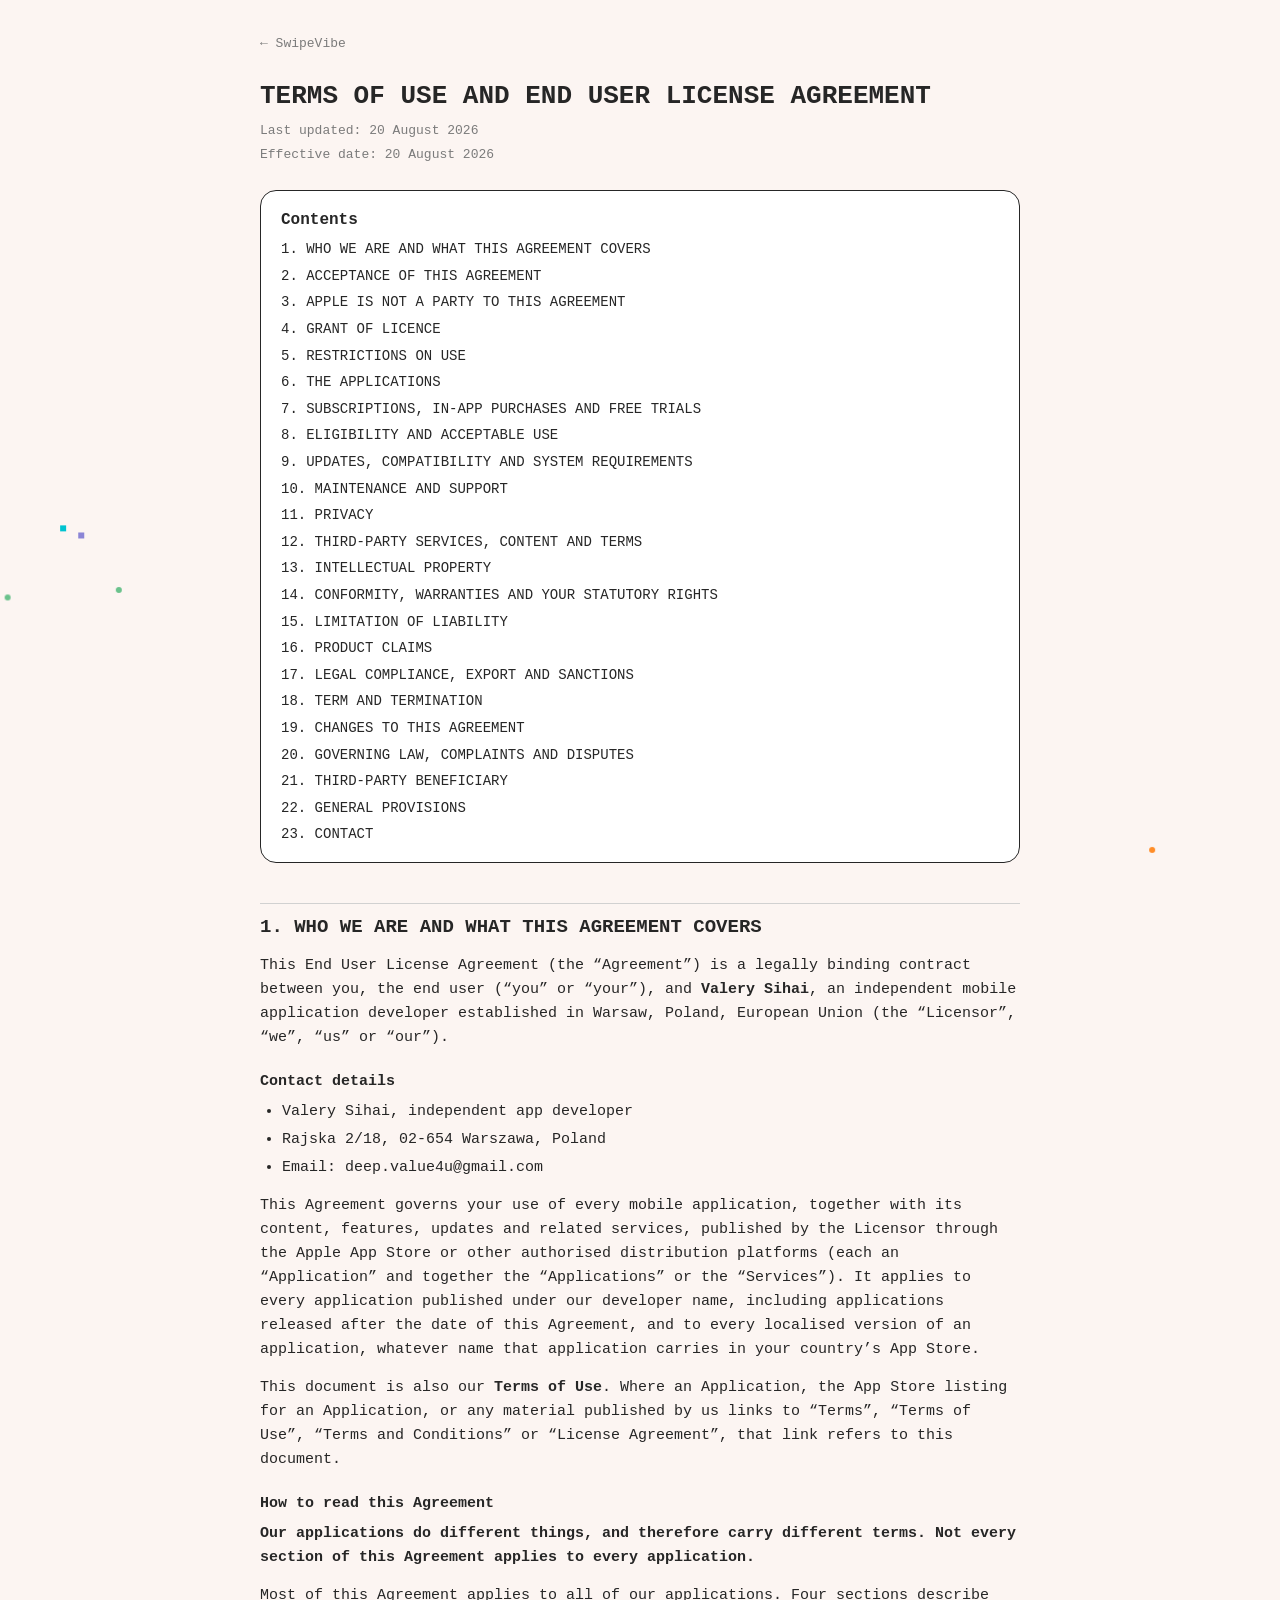
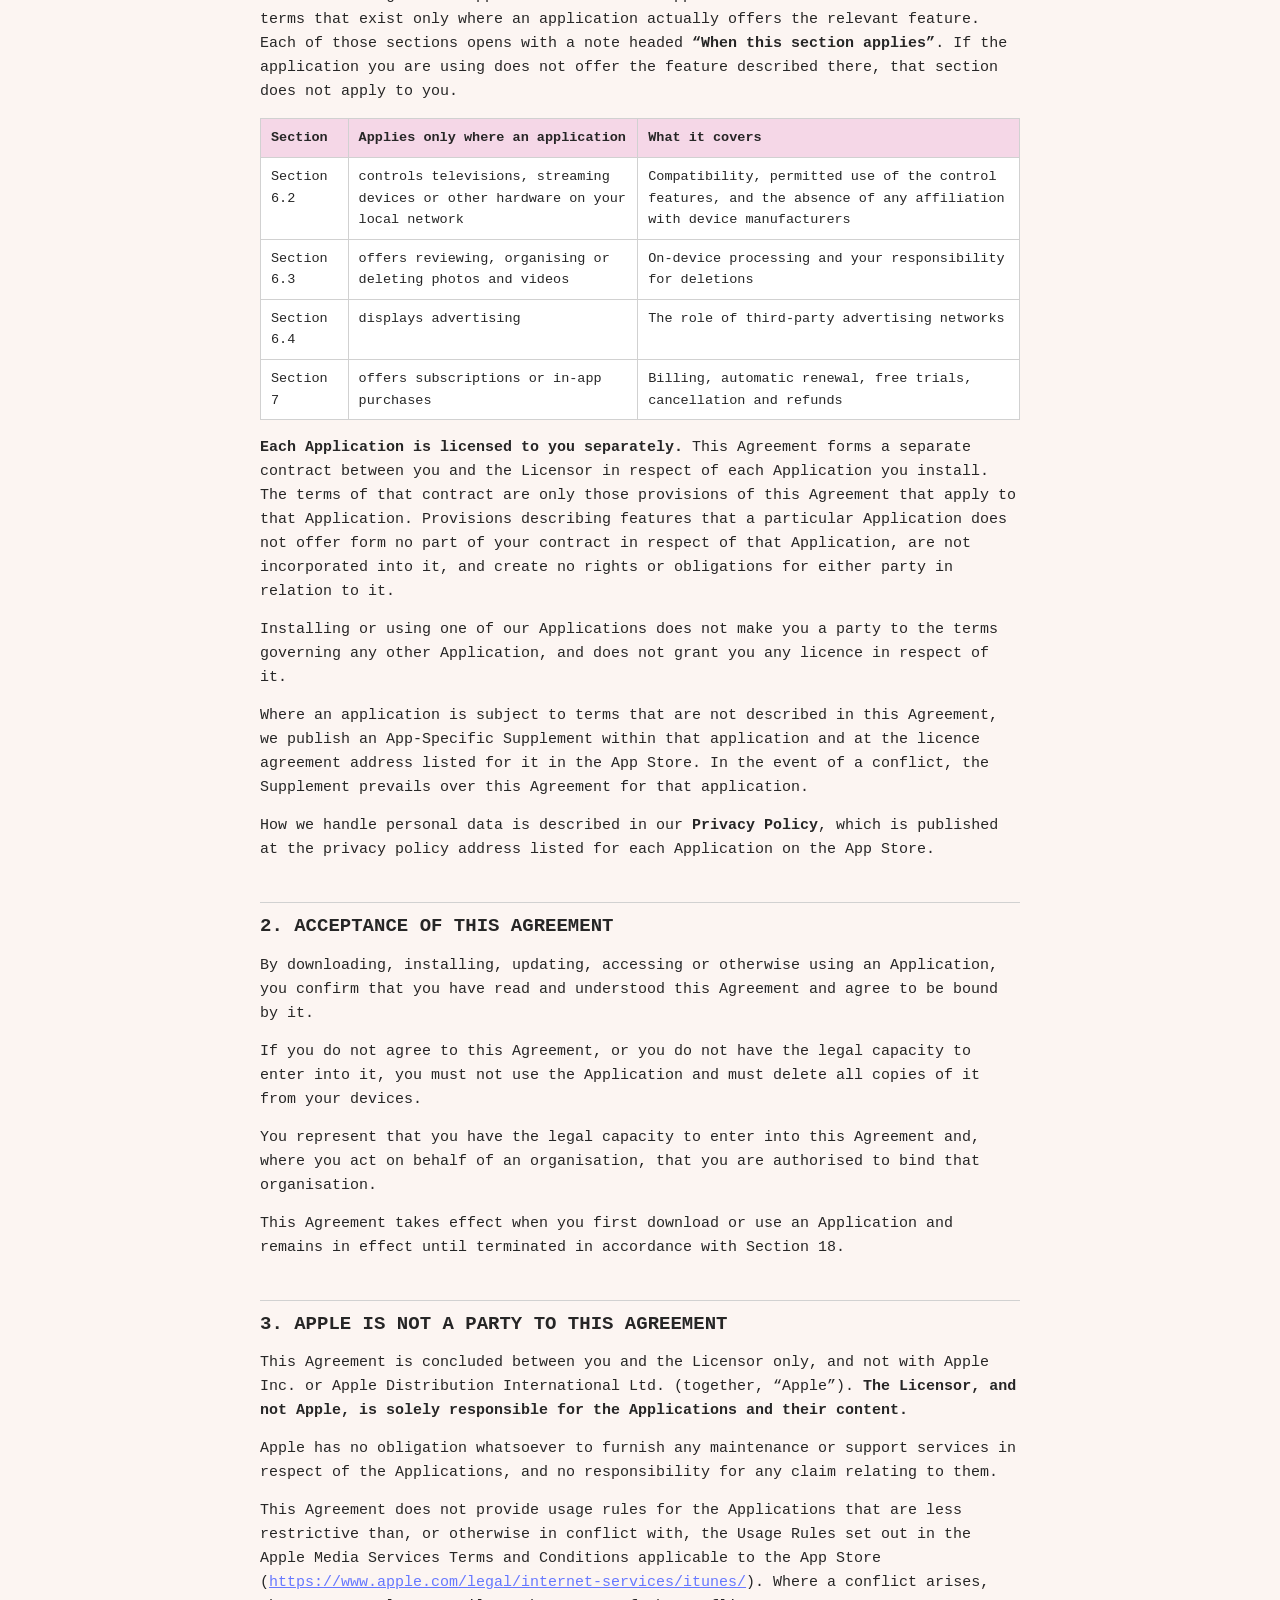
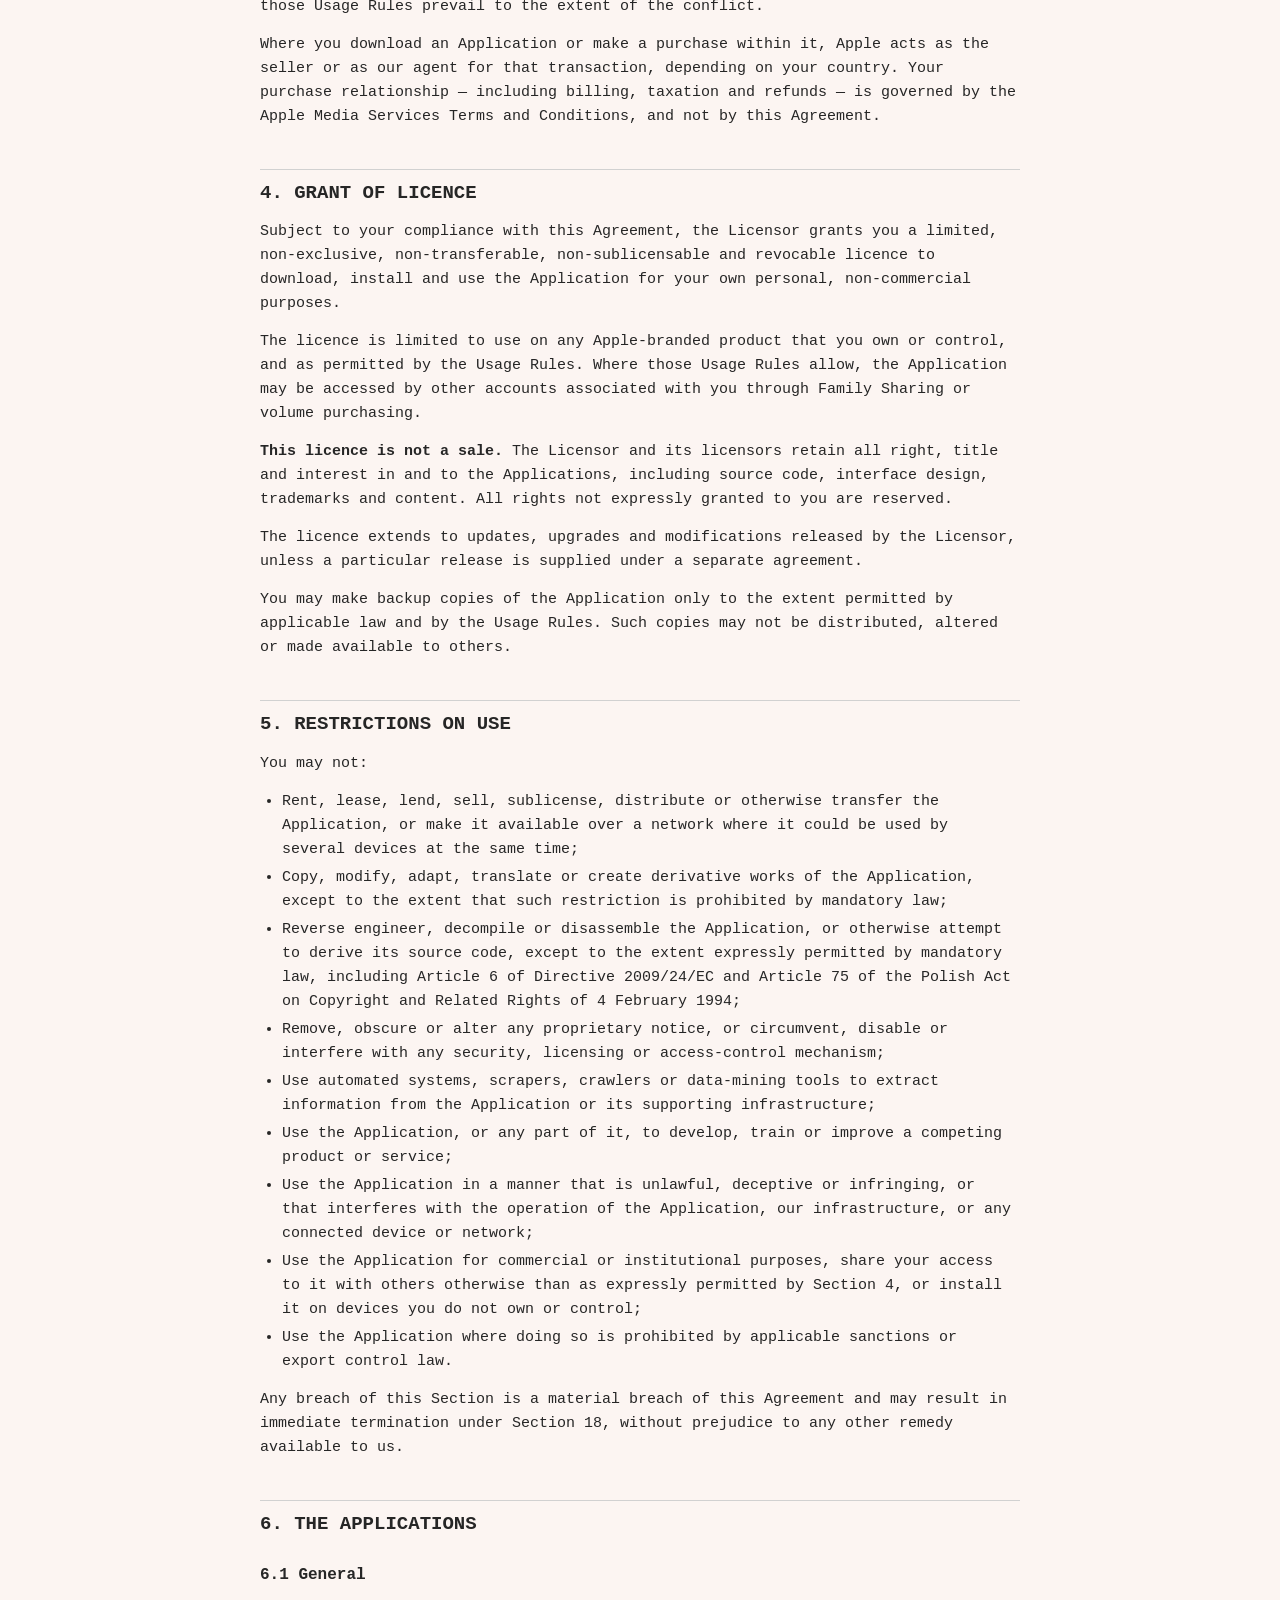
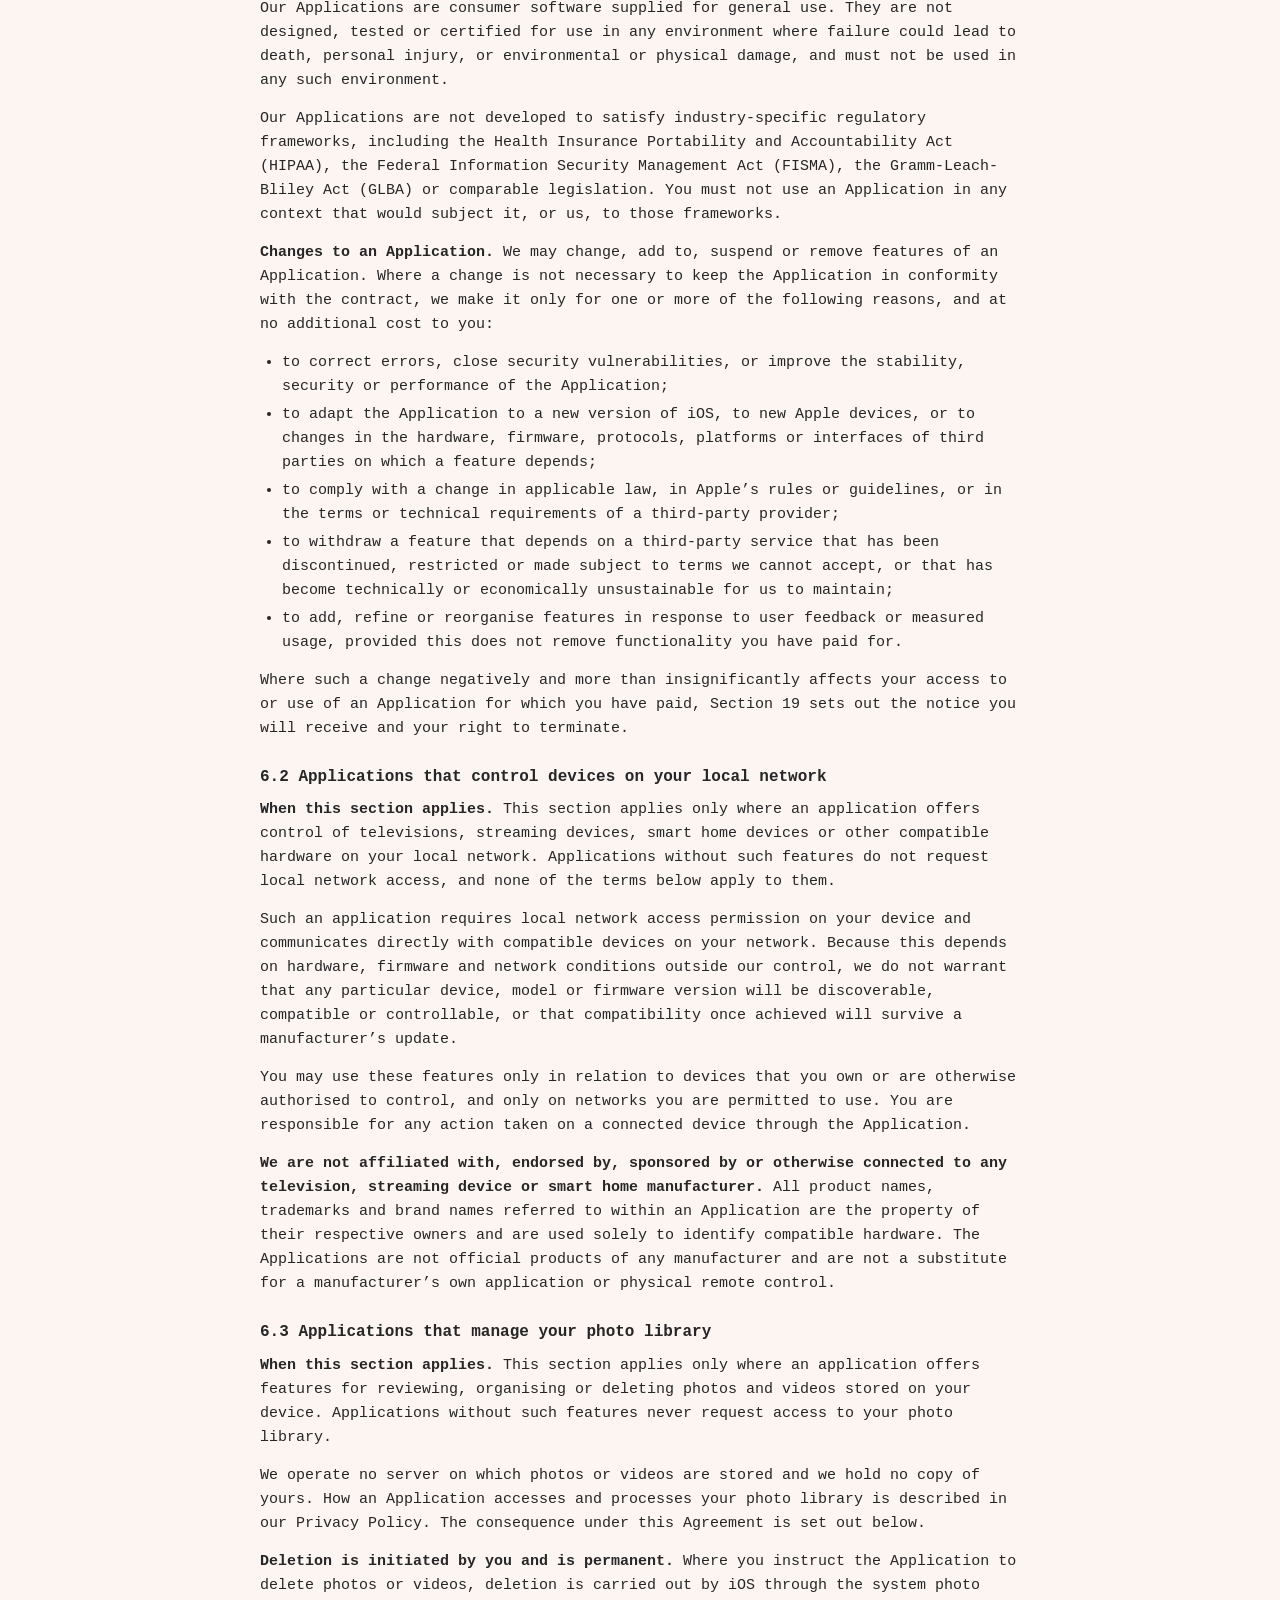
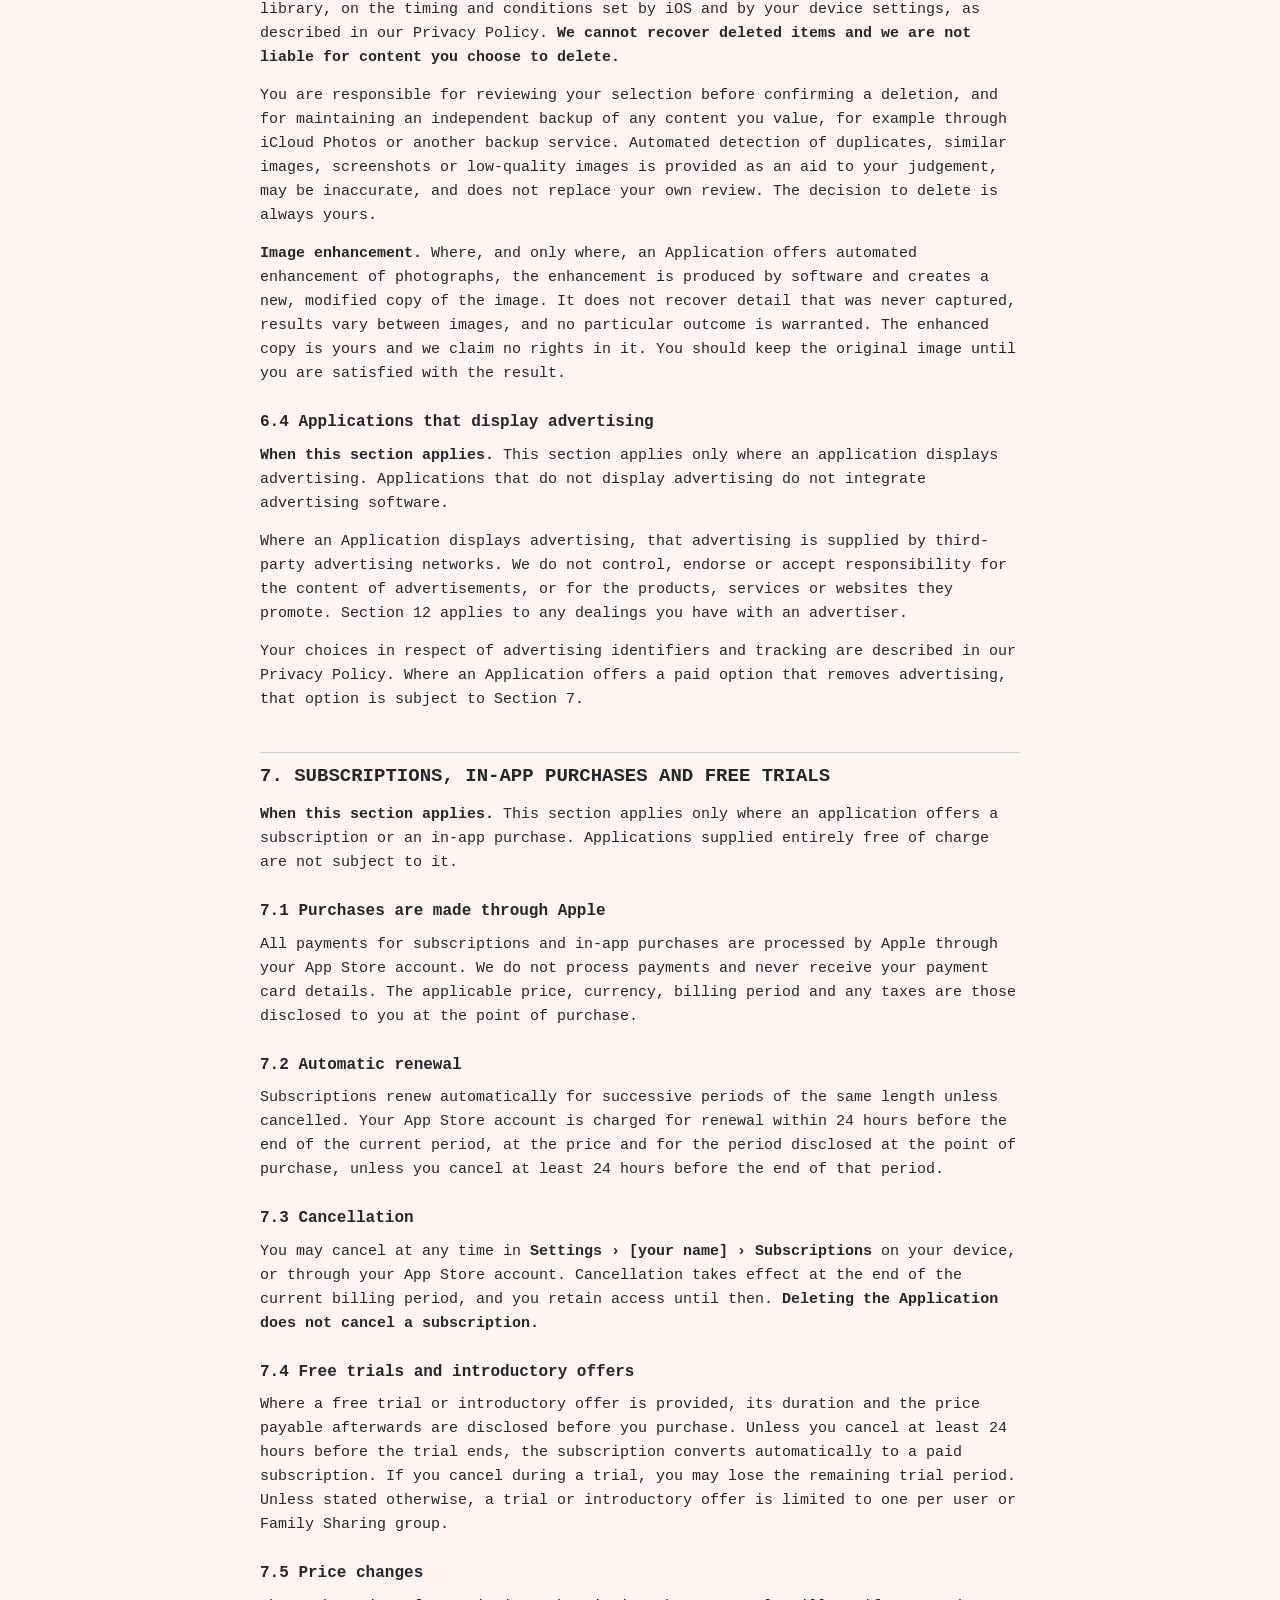
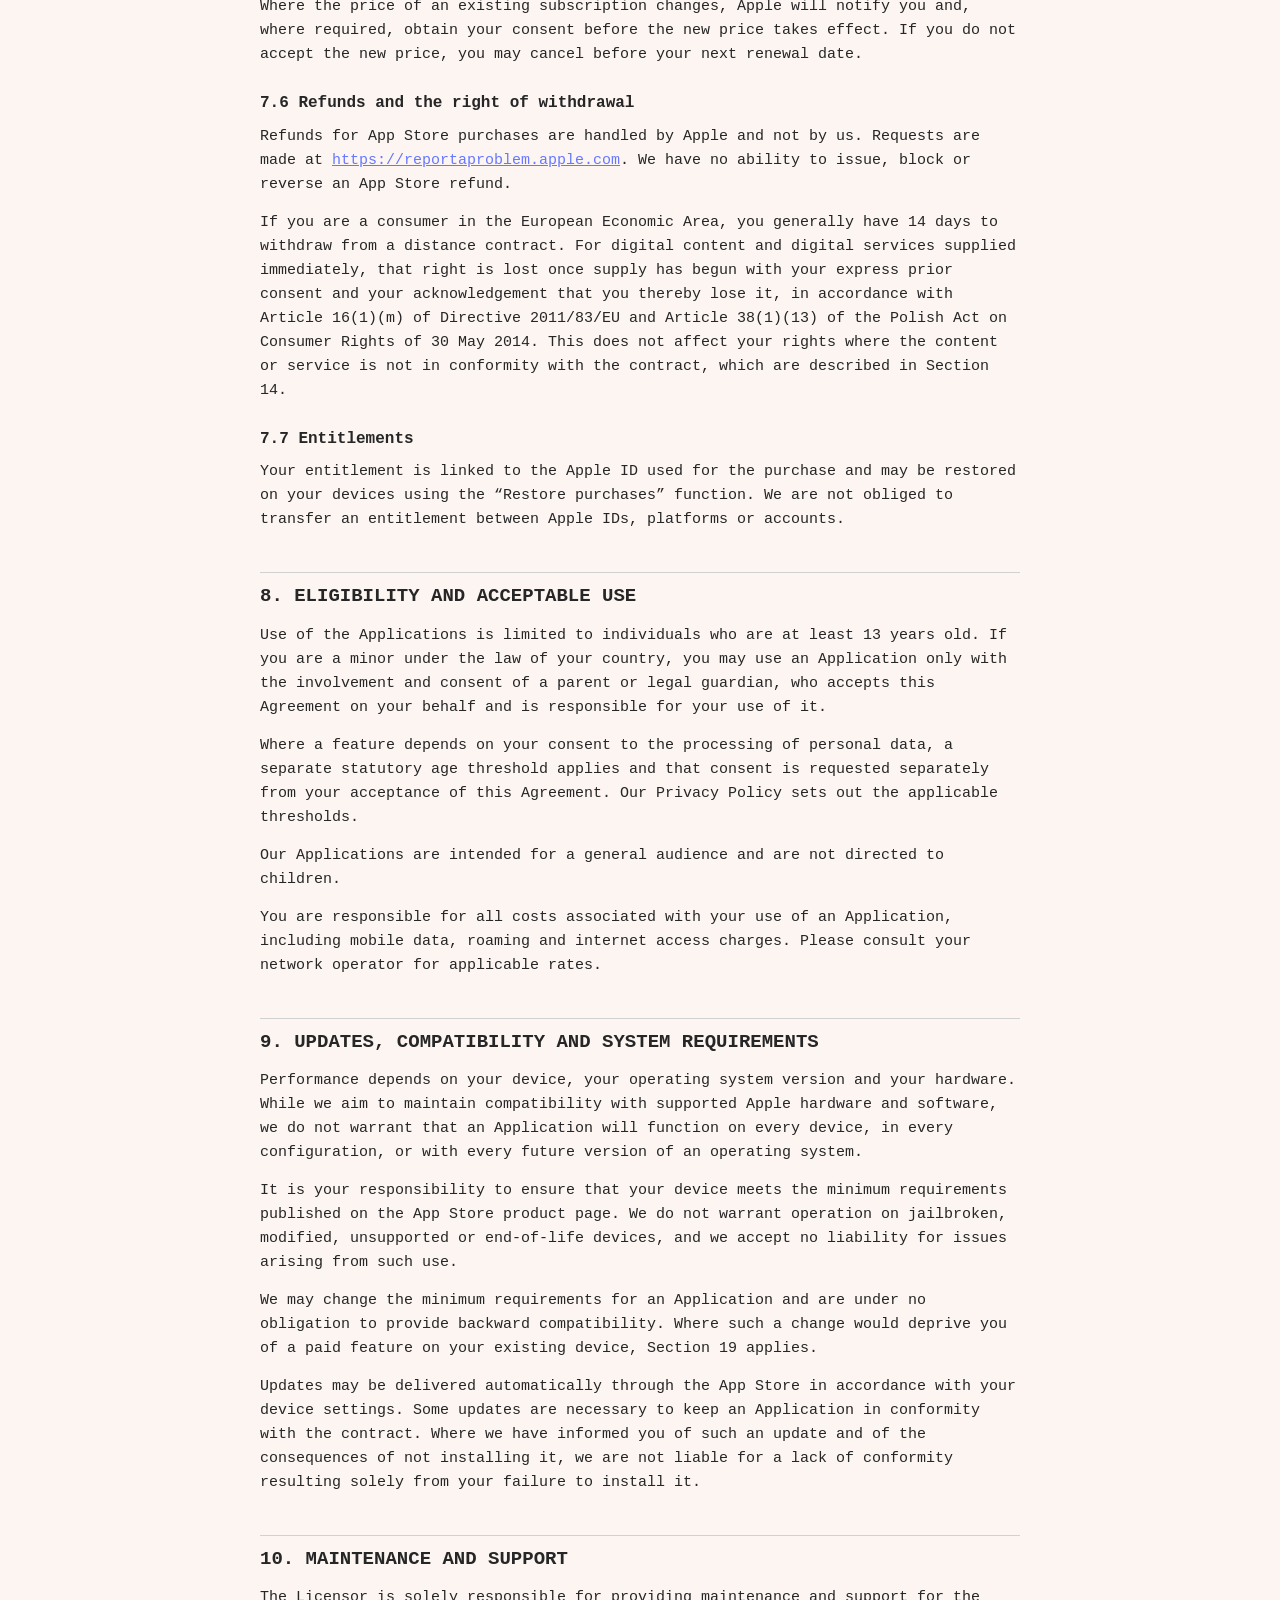
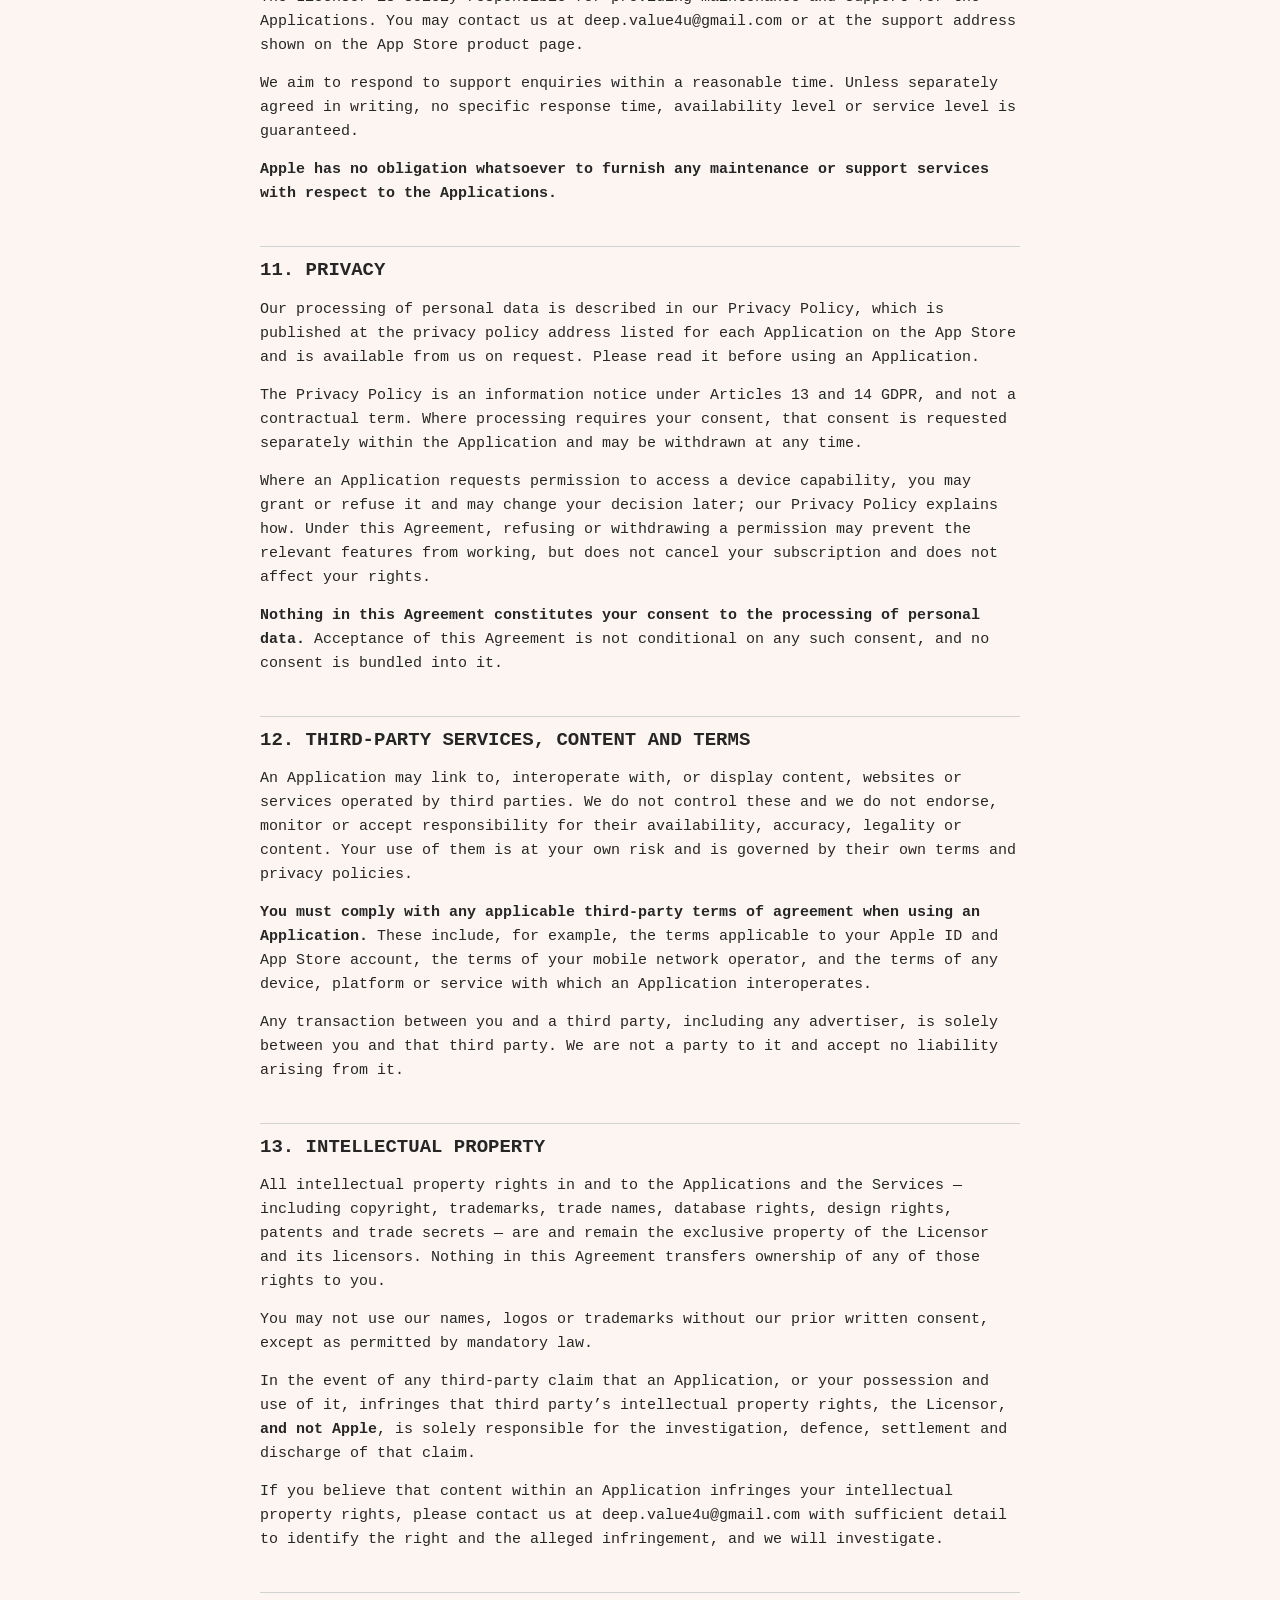
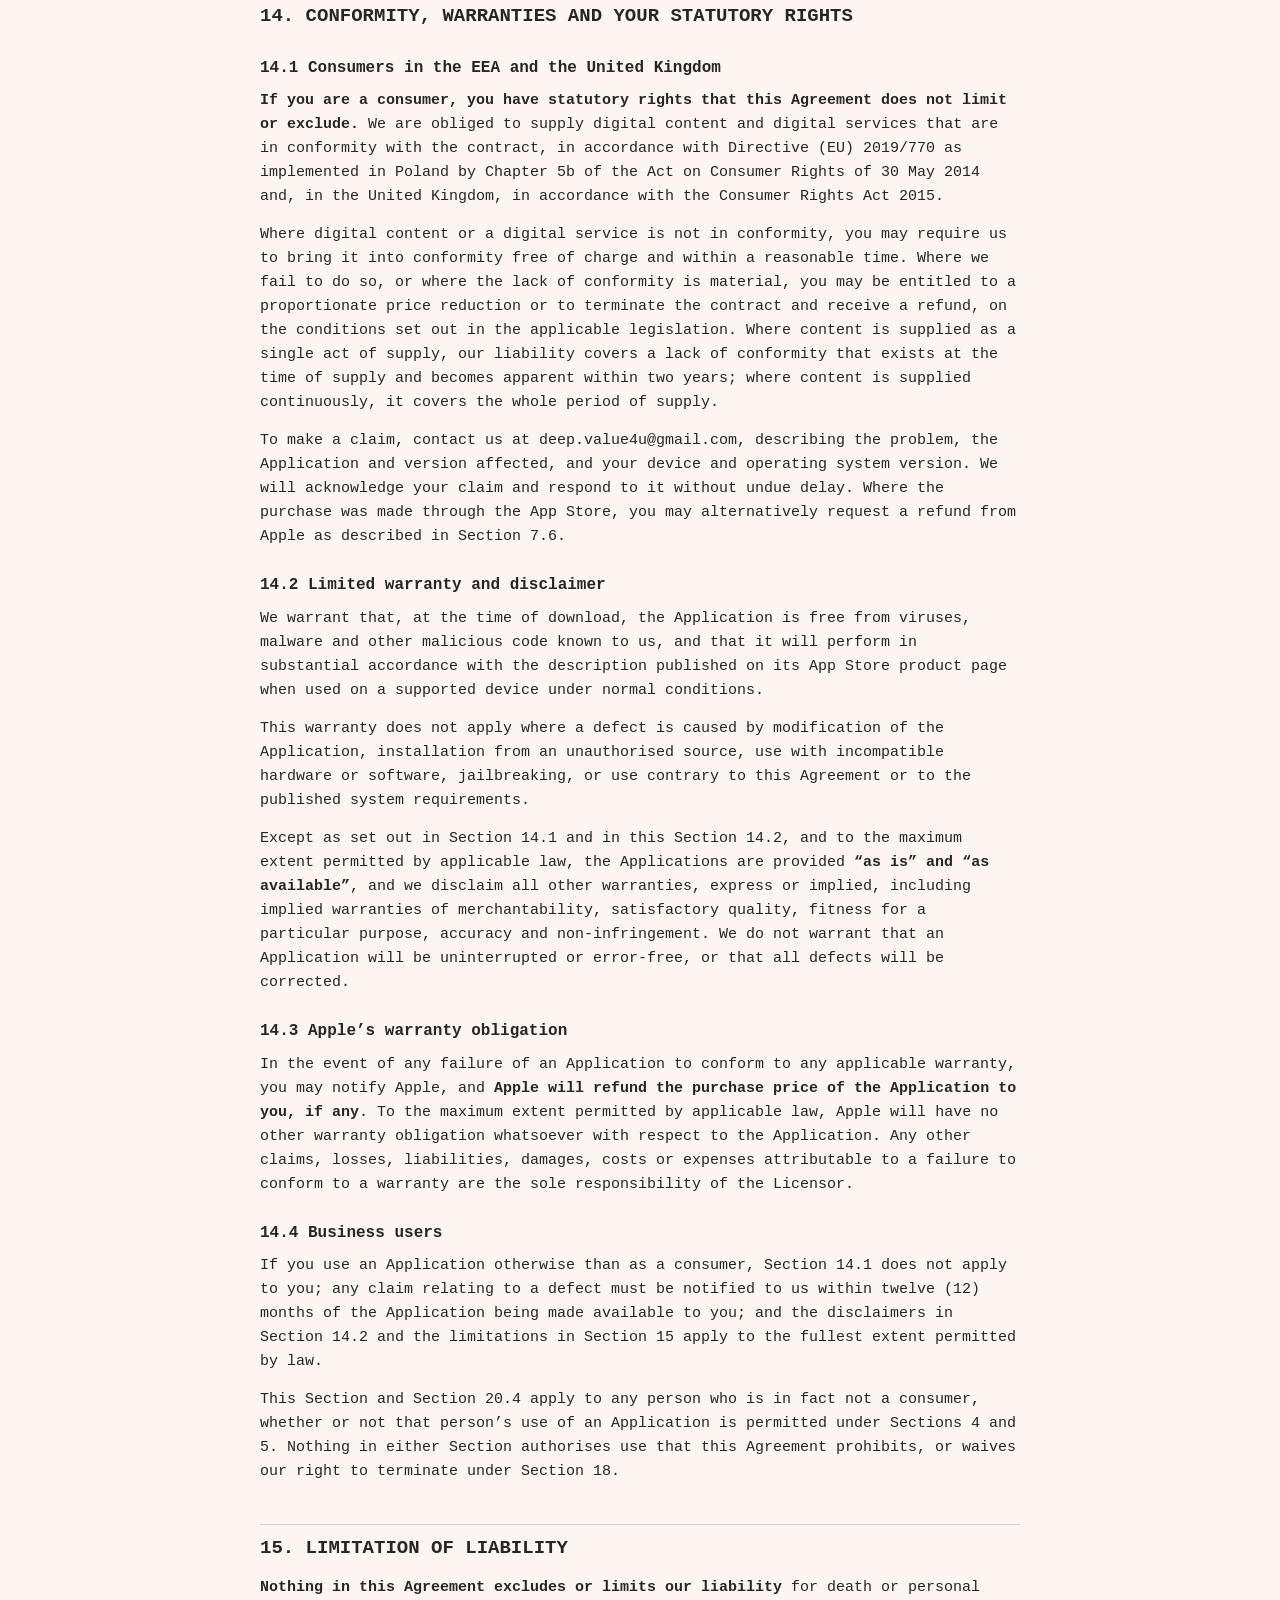
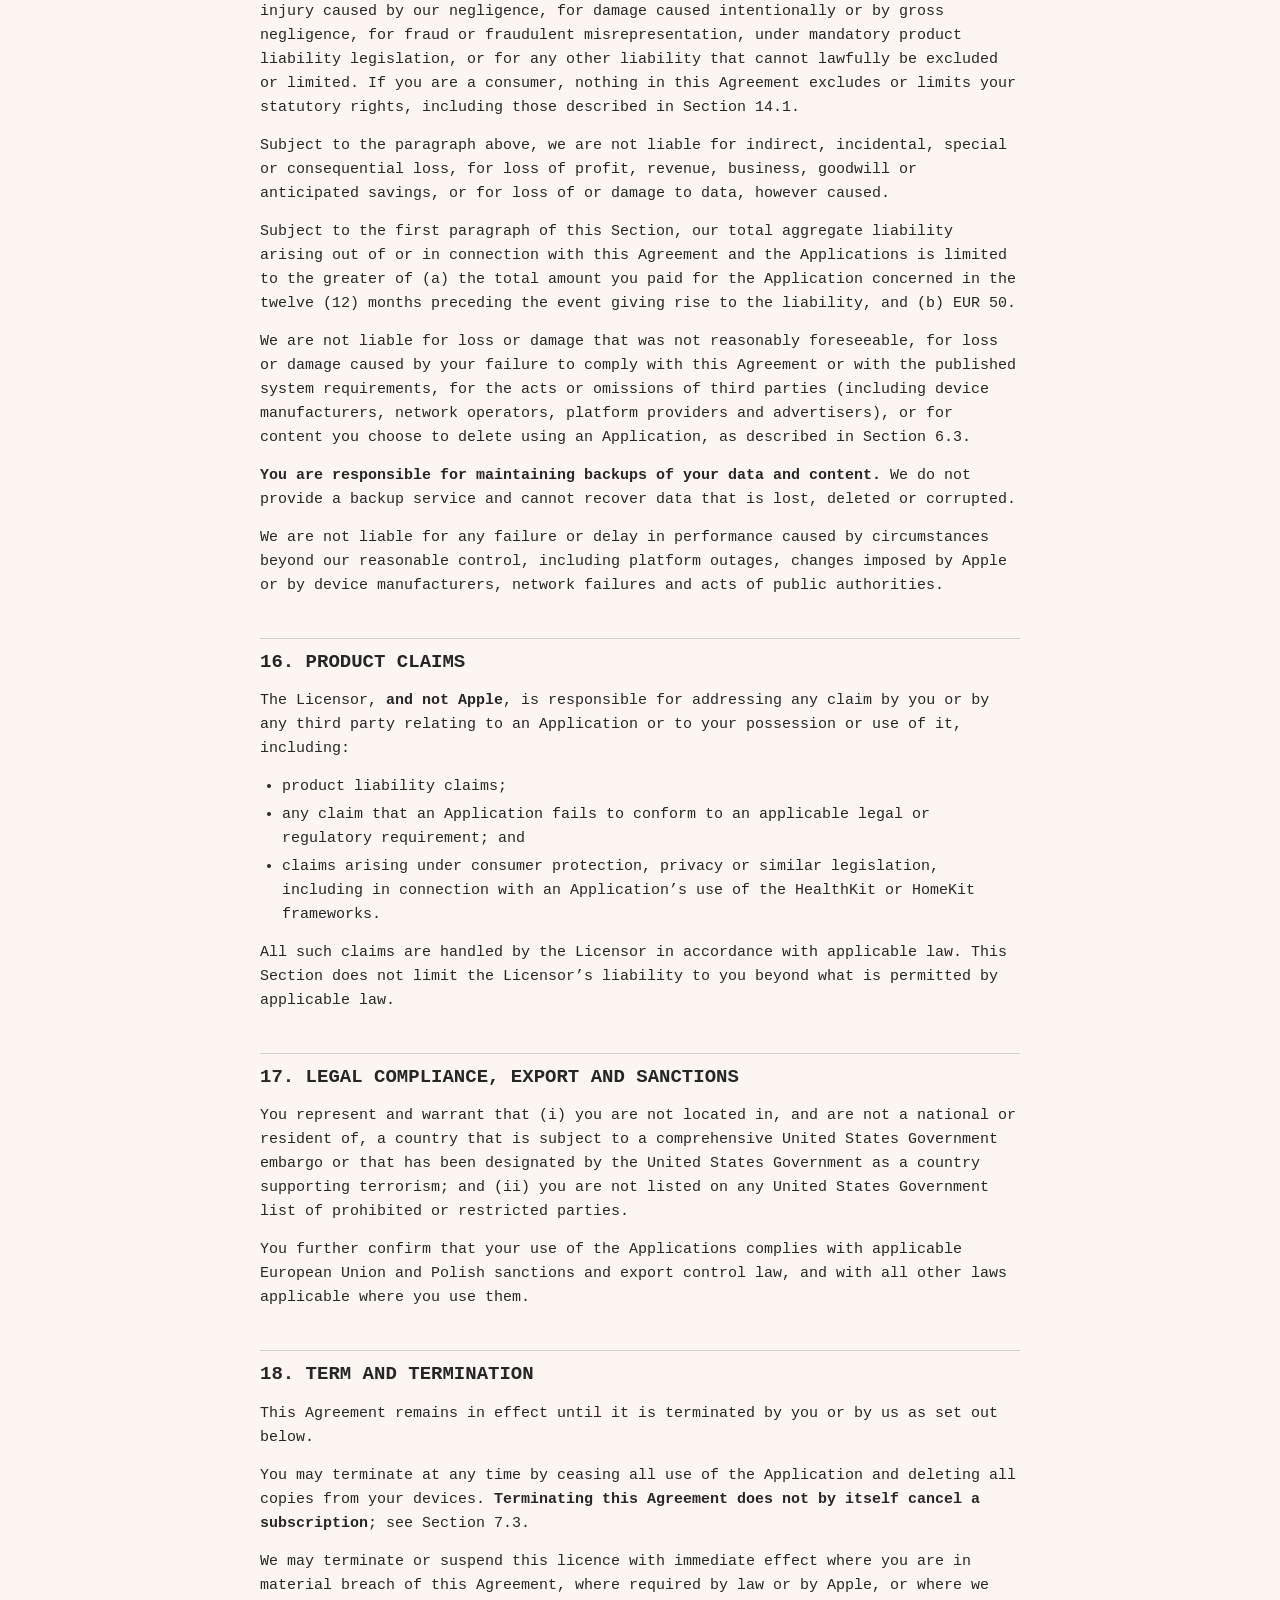
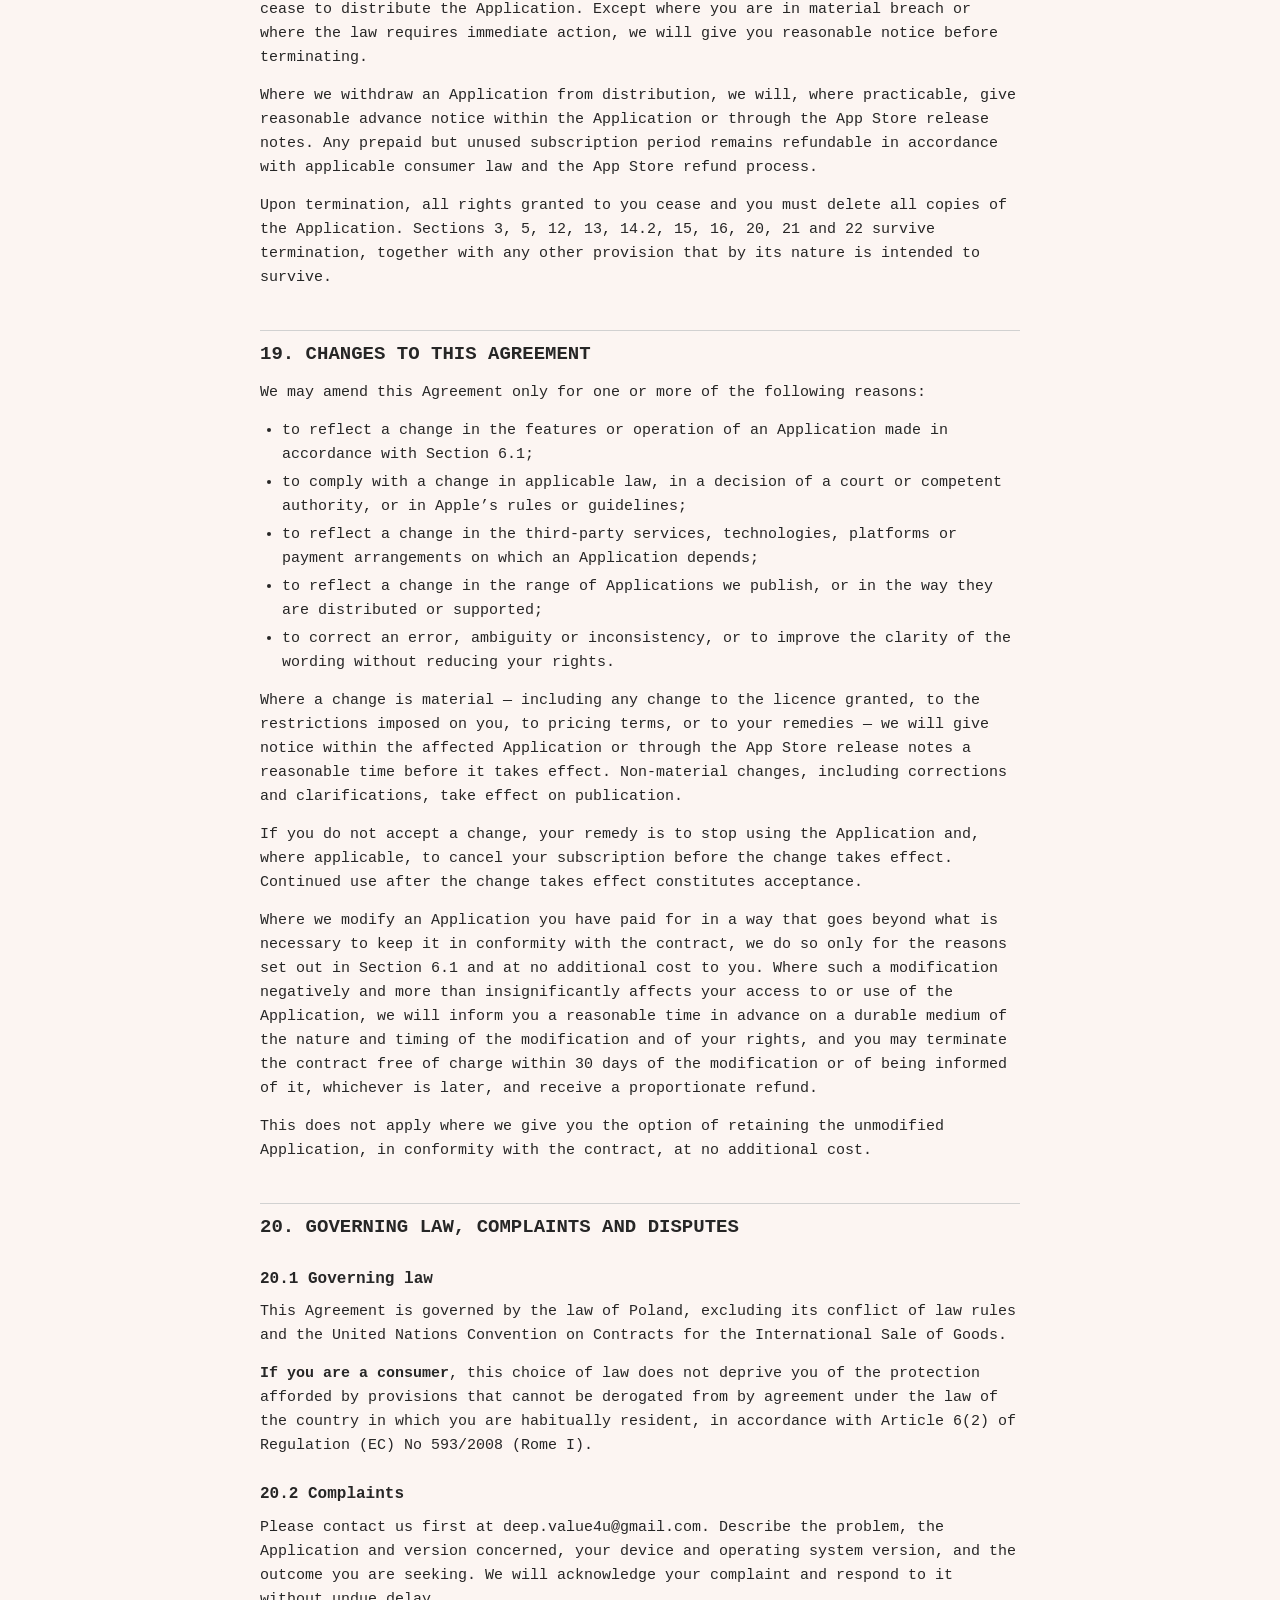
<file: swipe-vibe/terms.html>
<!doctype html>
<html lang="en">
<head>
  <meta charset="utf-8">
  <meta name="viewport" content="width=device-width, initial-scale=1">
  <meta http-equiv="Content-Security-Policy" content="default-src 'self'; script-src 'self'; style-src 'self' 'unsafe-inline'; img-src 'self' data:; object-src 'none'; base-uri 'none'; form-action 'none'">
  <meta name="referrer" content="strict-origin-when-cross-origin">
  <title>Terms of Use — SwipeVibe</title>
  <style>
    :root { --bg: #FCF5F2; --text: #262626; --muted: #7B7B7B; --line: #D1D1D1; --accent: #6678FF; }
    body { margin: 0; background: var(--bg); color: var(--text); font-family: ui-monospace, "SF Mono", Menlo, Consolas, monospace;
           font-size: 15px; line-height: 1.6; -webkit-text-size-adjust: 100%; }
    main { max-width: 760px; margin: 0 auto; padding: 32px 20px 64px; }
    header { margin-bottom: 24px; }
    header a { color: var(--muted); text-decoration: none; font-size: 13px; }
    h1 { font-size: 26px; line-height: 1.25; margin: 16px 0 8px; }
    h2 { font-size: 19px; margin: 40px 0 12px; padding-top: 8px; border-top: 1px solid var(--line); }
    h3 { font-size: 16px; margin: 24px 0 8px; }
    h4 { font-size: 15px; margin: 20px 0 6px; }
    p { margin: 0 0 14px; }
    p.meta { color: var(--muted); margin: 0 0 4px; font-size: 13px; }
    ul { padding-left: 22px; margin: 0 0 14px; }
    li { margin: 4px 0; }
    a { color: var(--accent); word-break: break-word; }
    .toc { background: #fff; border: 1px solid var(--text); border-radius: 16px; padding: 20px; margin: 24px 0 8px; }
    .toc h2 { margin: 0 0 10px; border: 0; padding: 0; font-size: 16px; line-height: 1.2; }
    .toc ol { margin: 0; padding-left: 0; list-style: none; font-size: 14px; }   /* numbers live in the titles */
    .toc li { margin: 0; line-height: 1.9; }
    .toc li:first-child { margin-top: -4px; }   /* trim the line-height slack so top/bottom match the sides */
    .toc li:last-child { margin-bottom: -6px; }
    .toc a { color: var(--text); text-decoration: none; }
    .table-wrap { overflow-x: auto; margin: 0 0 16px; }
    table { border-collapse: collapse; width: 100%; font-size: 13.5px; background: #fff; }
    th, td { border: 1px solid var(--line); padding: 8px 10px; text-align: left; vertical-align: top; }
    th { background: #F5D7E7; }
    footer { margin-top: 48px; padding-top: 16px; border-top: 1px solid var(--line); font-size: 13px; color: var(--muted); }
    footer a { color: var(--muted); }
    .floating-shapes { position: fixed; inset: 0; pointer-events: none; z-index: 0; overflow: hidden; }
    main { position: relative; z-index: 1; }
  </style>
</head>
<body>
  <main>
    <header><a href="./">← SwipeVibe</a></header>
<h1>TERMS OF USE AND END USER LICENSE AGREEMENT</h1>
<p class="meta">Last updated: 20 August 2026</p>
<p class="meta">Effective date: 20 August 2026</p>
<nav class="toc"><h2>Contents</h2><ol><li><a href="#s1">1. WHO WE ARE AND WHAT THIS AGREEMENT COVERS</a></li><li><a href="#s2">2. ACCEPTANCE OF THIS AGREEMENT</a></li><li><a href="#s3">3. APPLE IS NOT A PARTY TO THIS AGREEMENT</a></li><li><a href="#s4">4. GRANT OF LICENCE</a></li><li><a href="#s5">5. RESTRICTIONS ON USE</a></li><li><a href="#s6">6. THE APPLICATIONS</a></li><li><a href="#s7">7. SUBSCRIPTIONS, IN-APP PURCHASES AND FREE TRIALS</a></li><li><a href="#s8">8. ELIGIBILITY AND ACCEPTABLE USE</a></li><li><a href="#s9">9. UPDATES, COMPATIBILITY AND SYSTEM REQUIREMENTS</a></li><li><a href="#s10">10. MAINTENANCE AND SUPPORT</a></li><li><a href="#s11">11. PRIVACY</a></li><li><a href="#s12">12. THIRD-PARTY SERVICES, CONTENT AND TERMS</a></li><li><a href="#s13">13. INTELLECTUAL PROPERTY</a></li><li><a href="#s14">14. CONFORMITY, WARRANTIES AND YOUR STATUTORY RIGHTS</a></li><li><a href="#s15">15. LIMITATION OF LIABILITY</a></li><li><a href="#s16">16. PRODUCT CLAIMS</a></li><li><a href="#s17">17. LEGAL COMPLIANCE, EXPORT AND SANCTIONS</a></li><li><a href="#s18">18. TERM AND TERMINATION</a></li><li><a href="#s19">19. CHANGES TO THIS AGREEMENT</a></li><li><a href="#s20">20. GOVERNING LAW, COMPLAINTS AND DISPUTES</a></li><li><a href="#s21">21. THIRD-PARTY BENEFICIARY</a></li><li><a href="#s22">22. GENERAL PROVISIONS</a></li><li><a href="#s23">23. CONTACT</a></li></ol></nav>
<h2 id="s1">1. WHO WE ARE AND WHAT THIS AGREEMENT COVERS</h2>
<p>This End User License Agreement (the “Agreement”) is a legally binding contract between you, the end user (“you” or “your”), and <strong>Valery Sihai</strong>, an independent mobile application developer established in Warsaw, Poland, European Union (the “Licensor”, “we”, “us” or “our”).</p>
<h4>Contact details</h4>
<ul>
<li>Valery Sihai, independent app developer</li>
<li>Rajska 2/18, 02-654 Warszawa, Poland</li>
<li>Email: deep.value4u@gmail.com</li>
</ul>
<p>This Agreement governs your use of every mobile application, together with its content, features, updates and related services, published by the Licensor through the Apple App Store or other authorised distribution platforms (each an “Application” and together the “Applications” or the “Services”). It applies to every application published under our developer name, including applications released after the date of this Agreement, and to every localised version of an application, whatever name that application carries in your country’s App Store.</p>
<p>This document is also our <strong>Terms of Use</strong>. Where an Application, the App Store listing for an Application, or any material published by us links to “Terms”, “Terms of Use”, “Terms and Conditions” or “License Agreement”, that link refers to this document.</p>
<h4>How to read this Agreement</h4>
<p><strong>Our applications do different things, and therefore carry different terms. Not every section of this Agreement applies to every application.</strong></p>
<p>Most of this Agreement applies to all of our applications. Four sections describe terms that exist only where an application actually offers the relevant feature. Each of those sections opens with a note headed <strong>“When this section applies”</strong>. If the application you are using does not offer the feature described there, that section does not apply to you.</p>
<div class="table-wrap"><table><thead><tr><th>Section</th><th>Applies only where an application</th><th>What it covers</th></tr></thead><tbody>
<tr><td>Section 6.2</td><td>controls televisions, streaming devices or other hardware on your local network</td><td>Compatibility, permitted use of the control features, and the absence of any affiliation with device manufacturers</td></tr>
<tr><td>Section 6.3</td><td>offers reviewing, organising or deleting photos and videos</td><td>On-device processing and your responsibility for deletions</td></tr>
<tr><td>Section 6.4</td><td>displays advertising</td><td>The role of third-party advertising networks</td></tr>
<tr><td>Section 7</td><td>offers subscriptions or in-app purchases</td><td>Billing, automatic renewal, free trials, cancellation and refunds</td></tr>
</tbody></table></div>
<p><strong>Each Application is licensed to you separately.</strong> This Agreement forms a separate contract between you and the Licensor in respect of each Application you install. The terms of that contract are only those provisions of this Agreement that apply to that Application. Provisions describing features that a particular Application does not offer form no part of your contract in respect of that Application, are not incorporated into it, and create no rights or obligations for either party in relation to it.</p>
<p>Installing or using one of our Applications does not make you a party to the terms governing any other Application, and does not grant you any licence in respect of it.</p>
<p>Where an application is subject to terms that are not described in this Agreement, we publish an App-Specific Supplement within that application and at the licence agreement address listed for it in the App Store. In the event of a conflict, the Supplement prevails over this Agreement for that application.</p>
<p>How we handle personal data is described in our <strong>Privacy Policy</strong>, which is published at the privacy policy address listed for each Application on the App Store.</p>
<h2 id="s2">2. ACCEPTANCE OF THIS AGREEMENT</h2>
<p>By downloading, installing, updating, accessing or otherwise using an Application, you confirm that you have read and understood this Agreement and agree to be bound by it.</p>
<p>If you do not agree to this Agreement, or you do not have the legal capacity to enter into it, you must not use the Application and must delete all copies of it from your devices.</p>
<p>You represent that you have the legal capacity to enter into this Agreement and, where you act on behalf of an organisation, that you are authorised to bind that organisation.</p>
<p>This Agreement takes effect when you first download or use an Application and remains in effect until terminated in accordance with Section 18.</p>
<h2 id="s3">3. APPLE IS NOT A PARTY TO THIS AGREEMENT</h2>
<p>This Agreement is concluded between you and the Licensor only, and not with Apple Inc. or Apple Distribution International Ltd. (together, “Apple”). <strong>The Licensor, and not Apple, is solely responsible for the Applications and their content.</strong></p>
<p>Apple has no obligation whatsoever to furnish any maintenance or support services in respect of the Applications, and no responsibility for any claim relating to them.</p>
<p>This Agreement does not provide usage rules for the Applications that are less restrictive than, or otherwise in conflict with, the Usage Rules set out in the Apple Media Services Terms and Conditions applicable to the App Store (<a href="https://www.apple.com/legal/internet-services/itunes/" rel="noopener noreferrer">https://www.apple.com/legal/internet-services/itunes/</a>). Where a conflict arises, those Usage Rules prevail to the extent of the conflict.</p>
<p>Where you download an Application or make a purchase within it, Apple acts as the seller or as our agent for that transaction, depending on your country. Your purchase relationship — including billing, taxation and refunds — is governed by the Apple Media Services Terms and Conditions, and not by this Agreement.</p>
<h2 id="s4">4. GRANT OF LICENCE</h2>
<p>Subject to your compliance with this Agreement, the Licensor grants you a limited, non-exclusive, non-transferable, non-sublicensable and revocable licence to download, install and use the Application for your own personal, non-commercial purposes.</p>
<p>The licence is limited to use on any Apple-branded product that you own or control, and as permitted by the Usage Rules. Where those Usage Rules allow, the Application may be accessed by other accounts associated with you through Family Sharing or volume purchasing.</p>
<p><strong>This licence is not a sale.</strong> The Licensor and its licensors retain all right, title and interest in and to the Applications, including source code, interface design, trademarks and content. All rights not expressly granted to you are reserved.</p>
<p>The licence extends to updates, upgrades and modifications released by the Licensor, unless a particular release is supplied under a separate agreement.</p>
<p>You may make backup copies of the Application only to the extent permitted by applicable law and by the Usage Rules. Such copies may not be distributed, altered or made available to others.</p>
<h2 id="s5">5. RESTRICTIONS ON USE</h2>
<p>You may not:</p>
<ul>
<li>Rent, lease, lend, sell, sublicense, distribute or otherwise transfer the Application, or make it available over a network where it could be used by several devices at the same time;</li>
<li>Copy, modify, adapt, translate or create derivative works of the Application, except to the extent that such restriction is prohibited by mandatory law;</li>
<li>Reverse engineer, decompile or disassemble the Application, or otherwise attempt to derive its source code, except to the extent expressly permitted by mandatory law, including Article 6 of Directive 2009/24/EC and Article 75 of the Polish Act on Copyright and Related Rights of 4 February 1994;</li>
<li>Remove, obscure or alter any proprietary notice, or circumvent, disable or interfere with any security, licensing or access-control mechanism;</li>
<li>Use automated systems, scrapers, crawlers or data-mining tools to extract information from the Application or its supporting infrastructure;</li>
<li>Use the Application, or any part of it, to develop, train or improve a competing product or service;</li>
<li>Use the Application in a manner that is unlawful, deceptive or infringing, or that interferes with the operation of the Application, our infrastructure, or any connected device or network;</li>
<li>Use the Application for commercial or institutional purposes, share your access to it with others otherwise than as expressly permitted by Section 4, or install it on devices you do not own or control;</li>
<li>Use the Application where doing so is prohibited by applicable sanctions or export control law.</li>
</ul>
<p>Any breach of this Section is a material breach of this Agreement and may result in immediate termination under Section 18, without prejudice to any other remedy available to us.</p>
<h2 id="s6">6. THE APPLICATIONS</h2>
<h3>6.1 General</h3>
<p>Our Applications are consumer software supplied for general use. They are not designed, tested or certified for use in any environment where failure could lead to death, personal injury, or environmental or physical damage, and must not be used in any such environment.</p>
<p>Our Applications are not developed to satisfy industry-specific regulatory frameworks, including the Health Insurance Portability and Accountability Act (HIPAA), the Federal Information Security Management Act (FISMA), the Gramm-Leach-Bliley Act (GLBA) or comparable legislation. You must not use an Application in any context that would subject it, or us, to those frameworks.</p>
<p><strong>Changes to an Application.</strong> We may change, add to, suspend or remove features of an Application. Where a change is not necessary to keep the Application in conformity with the contract, we make it only for one or more of the following reasons, and at no additional cost to you:</p>
<ul>
<li>to correct errors, close security vulnerabilities, or improve the stability, security or performance of the Application;</li>
<li>to adapt the Application to a new version of iOS, to new Apple devices, or to changes in the hardware, firmware, protocols, platforms or interfaces of third parties on which a feature depends;</li>
<li>to comply with a change in applicable law, in Apple’s rules or guidelines, or in the terms or technical requirements of a third-party provider;</li>
<li>to withdraw a feature that depends on a third-party service that has been discontinued, restricted or made subject to terms we cannot accept, or that has become technically or economically unsustainable for us to maintain;</li>
<li>to add, refine or reorganise features in response to user feedback or measured usage, provided this does not remove functionality you have paid for.</li>
</ul>
<p>Where such a change negatively and more than insignificantly affects your access to or use of an Application for which you have paid, Section 19 sets out the notice you will receive and your right to terminate.</p>
<h3>6.2 Applications that control devices on your local network</h3>
<p><strong>When this section applies.</strong> This section applies only where an application offers control of televisions, streaming devices, smart home devices or other compatible hardware on your local network. Applications without such features do not request local network access, and none of the terms below apply to them.</p>
<p>Such an application requires local network access permission on your device and communicates directly with compatible devices on your network. Because this depends on hardware, firmware and network conditions outside our control, we do not warrant that any particular device, model or firmware version will be discoverable, compatible or controllable, or that compatibility once achieved will survive a manufacturer’s update.</p>
<p>You may use these features only in relation to devices that you own or are otherwise authorised to control, and only on networks you are permitted to use. You are responsible for any action taken on a connected device through the Application.</p>
<p><strong>We are not affiliated with, endorsed by, sponsored by or otherwise connected to any television, streaming device or smart home manufacturer.</strong> All product names, trademarks and brand names referred to within an Application are the property of their respective owners and are used solely to identify compatible hardware. The Applications are not official products of any manufacturer and are not a substitute for a manufacturer’s own application or physical remote control.</p>
<h3>6.3 Applications that manage your photo library</h3>
<p><strong>When this section applies.</strong> This section applies only where an application offers features for reviewing, organising or deleting photos and videos stored on your device. Applications without such features never request access to your photo library.</p>
<p>We operate no server on which photos or videos are stored and we hold no copy of yours. How an Application accesses and processes your photo library is described in our Privacy Policy. The consequence under this Agreement is set out below.</p>
<p><strong>Deletion is initiated by you and is permanent.</strong> Where you instruct the Application to delete photos or videos, deletion is carried out by iOS through the system photo library, on the timing and conditions set by iOS and by your device settings, as described in our Privacy Policy. <strong>We cannot recover deleted items and we are not liable for content you choose to delete.</strong></p>
<p>You are responsible for reviewing your selection before confirming a deletion, and for maintaining an independent backup of any content you value, for example through iCloud Photos or another backup service. Automated detection of duplicates, similar images, screenshots or low-quality images is provided as an aid to your judgement, may be inaccurate, and does not replace your own review. The decision to delete is always yours.</p>
<p><strong>Image enhancement.</strong> Where, and only where, an Application offers automated enhancement of photographs, the enhancement is produced by software and creates a new, modified copy of the image. It does not recover detail that was never captured, results vary between images, and no particular outcome is warranted. The enhanced copy is yours and we claim no rights in it. You should keep the original image until you are satisfied with the result.</p>
<h3>6.4 Applications that display advertising</h3>
<p><strong>When this section applies.</strong> This section applies only where an application displays advertising. Applications that do not display advertising do not integrate advertising software.</p>
<p>Where an Application displays advertising, that advertising is supplied by third-party advertising networks. We do not control, endorse or accept responsibility for the content of advertisements, or for the products, services or websites they promote. Section 12 applies to any dealings you have with an advertiser.</p>
<p>Your choices in respect of advertising identifiers and tracking are described in our Privacy Policy. Where an Application offers a paid option that removes advertising, that option is subject to Section 7.</p>
<h2 id="s7">7. SUBSCRIPTIONS, IN-APP PURCHASES AND FREE TRIALS</h2>
<p><strong>When this section applies.</strong> This section applies only where an application offers a subscription or an in-app purchase. Applications supplied entirely free of charge are not subject to it.</p>
<h3>7.1 Purchases are made through Apple</h3>
<p>All payments for subscriptions and in-app purchases are processed by Apple through your App Store account. We do not process payments and never receive your payment card details. The applicable price, currency, billing period and any taxes are those disclosed to you at the point of purchase.</p>
<h3>7.2 Automatic renewal</h3>
<p>Subscriptions renew automatically for successive periods of the same length unless cancelled. Your App Store account is charged for renewal within 24 hours before the end of the current period, at the price and for the period disclosed at the point of purchase, unless you cancel at least 24 hours before the end of that period.</p>
<h3>7.3 Cancellation</h3>
<p>You may cancel at any time in <strong>Settings › [your name] › Subscriptions</strong> on your device, or through your App Store account. Cancellation takes effect at the end of the current billing period, and you retain access until then. <strong>Deleting the Application does not cancel a subscription.</strong></p>
<h3>7.4 Free trials and introductory offers</h3>
<p>Where a free trial or introductory offer is provided, its duration and the price payable afterwards are disclosed before you purchase. Unless you cancel at least 24 hours before the trial ends, the subscription converts automatically to a paid subscription. If you cancel during a trial, you may lose the remaining trial period. Unless stated otherwise, a trial or introductory offer is limited to one per user or Family Sharing group.</p>
<h3>7.5 Price changes</h3>
<p>Where the price of an existing subscription changes, Apple will notify you and, where required, obtain your consent before the new price takes effect. If you do not accept the new price, you may cancel before your next renewal date.</p>
<h3>7.6 Refunds and the right of withdrawal</h3>
<p>Refunds for App Store purchases are handled by Apple and not by us. Requests are made at <a href="https://reportaproblem.apple.com" rel="noopener noreferrer">https://reportaproblem.apple.com</a>. We have no ability to issue, block or reverse an App Store refund.</p>
<p>If you are a consumer in the European Economic Area, you generally have 14 days to withdraw from a distance contract. For digital content and digital services supplied immediately, that right is lost once supply has begun with your express prior consent and your acknowledgement that you thereby lose it, in accordance with Article 16(1)(m) of Directive 2011/83/EU and Article 38(1)(13) of the Polish Act on Consumer Rights of 30 May 2014. This does not affect your rights where the content or service is not in conformity with the contract, which are described in Section 14.</p>
<h3>7.7 Entitlements</h3>
<p>Your entitlement is linked to the Apple ID used for the purchase and may be restored on your devices using the “Restore purchases” function. We are not obliged to transfer an entitlement between Apple IDs, platforms or accounts.</p>
<h2 id="s8">8. ELIGIBILITY AND ACCEPTABLE USE</h2>
<p>Use of the Applications is limited to individuals who are at least 13 years old. If you are a minor under the law of your country, you may use an Application only with the involvement and consent of a parent or legal guardian, who accepts this Agreement on your behalf and is responsible for your use of it.</p>
<p>Where a feature depends on your consent to the processing of personal data, a separate statutory age threshold applies and that consent is requested separately from your acceptance of this Agreement. Our Privacy Policy sets out the applicable thresholds.</p>
<p>Our Applications are intended for a general audience and are not directed to children.</p>
<p>You are responsible for all costs associated with your use of an Application, including mobile data, roaming and internet access charges. Please consult your network operator for applicable rates.</p>
<h2 id="s9">9. UPDATES, COMPATIBILITY AND SYSTEM REQUIREMENTS</h2>
<p>Performance depends on your device, your operating system version and your hardware. While we aim to maintain compatibility with supported Apple hardware and software, we do not warrant that an Application will function on every device, in every configuration, or with every future version of an operating system.</p>
<p>It is your responsibility to ensure that your device meets the minimum requirements published on the App Store product page. We do not warrant operation on jailbroken, modified, unsupported or end-of-life devices, and we accept no liability for issues arising from such use.</p>
<p>We may change the minimum requirements for an Application and are under no obligation to provide backward compatibility. Where such a change would deprive you of a paid feature on your existing device, Section 19 applies.</p>
<p>Updates may be delivered automatically through the App Store in accordance with your device settings. Some updates are necessary to keep an Application in conformity with the contract. Where we have informed you of such an update and of the consequences of not installing it, we are not liable for a lack of conformity resulting solely from your failure to install it.</p>
<h2 id="s10">10. MAINTENANCE AND SUPPORT</h2>
<p>The Licensor is solely responsible for providing maintenance and support for the Applications. You may contact us at deep.value4u@gmail.com or at the support address shown on the App Store product page.</p>
<p>We aim to respond to support enquiries within a reasonable time. Unless separately agreed in writing, no specific response time, availability level or service level is guaranteed.</p>
<p><strong>Apple has no obligation whatsoever to furnish any maintenance or support services with respect to the Applications.</strong></p>
<h2 id="s11">11. PRIVACY</h2>
<p>Our processing of personal data is described in our Privacy Policy, which is published at the privacy policy address listed for each Application on the App Store and is available from us on request. Please read it before using an Application.</p>
<p>The Privacy Policy is an information notice under Articles 13 and 14 GDPR, and not a contractual term. Where processing requires your consent, that consent is requested separately within the Application and may be withdrawn at any time.</p>
<p>Where an Application requests permission to access a device capability, you may grant or refuse it and may change your decision later; our Privacy Policy explains how. Under this Agreement, refusing or withdrawing a permission may prevent the relevant features from working, but does not cancel your subscription and does not affect your rights.</p>
<p><strong>Nothing in this Agreement constitutes your consent to the processing of personal data.</strong> Acceptance of this Agreement is not conditional on any such consent, and no consent is bundled into it.</p>
<h2 id="s12">12. THIRD-PARTY SERVICES, CONTENT AND TERMS</h2>
<p>An Application may link to, interoperate with, or display content, websites or services operated by third parties. We do not control these and we do not endorse, monitor or accept responsibility for their availability, accuracy, legality or content. Your use of them is at your own risk and is governed by their own terms and privacy policies.</p>
<p><strong>You must comply with any applicable third-party terms of agreement when using an Application.</strong> These include, for example, the terms applicable to your Apple ID and App Store account, the terms of your mobile network operator, and the terms of any device, platform or service with which an Application interoperates.</p>
<p>Any transaction between you and a third party, including any advertiser, is solely between you and that third party. We are not a party to it and accept no liability arising from it.</p>
<h2 id="s13">13. INTELLECTUAL PROPERTY</h2>
<p>All intellectual property rights in and to the Applications and the Services — including copyright, trademarks, trade names, database rights, design rights, patents and trade secrets — are and remain the exclusive property of the Licensor and its licensors. Nothing in this Agreement transfers ownership of any of those rights to you.</p>
<p>You may not use our names, logos or trademarks without our prior written consent, except as permitted by mandatory law.</p>
<p>In the event of any third-party claim that an Application, or your possession and use of it, infringes that third party’s intellectual property rights, the Licensor, <strong>and not Apple</strong>, is solely responsible for the investigation, defence, settlement and discharge of that claim.</p>
<p>If you believe that content within an Application infringes your intellectual property rights, please contact us at deep.value4u@gmail.com with sufficient detail to identify the right and the alleged infringement, and we will investigate.</p>
<h2 id="s14">14. CONFORMITY, WARRANTIES AND YOUR STATUTORY RIGHTS</h2>
<h3>14.1 Consumers in the EEA and the United Kingdom</h3>
<p><strong>If you are a consumer, you have statutory rights that this Agreement does not limit or exclude.</strong> We are obliged to supply digital content and digital services that are in conformity with the contract, in accordance with Directive (EU) 2019/770 as implemented in Poland by Chapter 5b of the Act on Consumer Rights of 30 May 2014 and, in the United Kingdom, in accordance with the Consumer Rights Act 2015.</p>
<p>Where digital content or a digital service is not in conformity, you may require us to bring it into conformity free of charge and within a reasonable time. Where we fail to do so, or where the lack of conformity is material, you may be entitled to a proportionate price reduction or to terminate the contract and receive a refund, on the conditions set out in the applicable legislation. Where content is supplied as a single act of supply, our liability covers a lack of conformity that exists at the time of supply and becomes apparent within two years; where content is supplied continuously, it covers the whole period of supply.</p>
<p>To make a claim, contact us at deep.value4u@gmail.com, describing the problem, the Application and version affected, and your device and operating system version. We will acknowledge your claim and respond to it without undue delay. Where the purchase was made through the App Store, you may alternatively request a refund from Apple as described in Section 7.6.</p>
<h3>14.2 Limited warranty and disclaimer</h3>
<p>We warrant that, at the time of download, the Application is free from viruses, malware and other malicious code known to us, and that it will perform in substantial accordance with the description published on its App Store product page when used on a supported device under normal conditions.</p>
<p>This warranty does not apply where a defect is caused by modification of the Application, installation from an unauthorised source, use with incompatible hardware or software, jailbreaking, or use contrary to this Agreement or to the published system requirements.</p>
<p>Except as set out in Section 14.1 and in this Section 14.2, and to the maximum extent permitted by applicable law, the Applications are provided <strong>“as is” and “as available”</strong>, and we disclaim all other warranties, express or implied, including implied warranties of merchantability, satisfactory quality, fitness for a particular purpose, accuracy and non-infringement. We do not warrant that an Application will be uninterrupted or error-free, or that all defects will be corrected.</p>
<h3>14.3 Apple’s warranty obligation</h3>
<p>In the event of any failure of an Application to conform to any applicable warranty, you may notify Apple, and <strong>Apple will refund the purchase price of the Application to you, if any</strong>. To the maximum extent permitted by applicable law, Apple will have no other warranty obligation whatsoever with respect to the Application. Any other claims, losses, liabilities, damages, costs or expenses attributable to a failure to conform to a warranty are the sole responsibility of the Licensor.</p>
<h3>14.4 Business users</h3>
<p>If you use an Application otherwise than as a consumer, Section 14.1 does not apply to you; any claim relating to a defect must be notified to us within twelve (12) months of the Application being made available to you; and the disclaimers in Section 14.2 and the limitations in Section 15 apply to the fullest extent permitted by law.</p>
<p>This Section and Section 20.4 apply to any person who is in fact not a consumer, whether or not that person’s use of an Application is permitted under Sections 4 and 5. Nothing in either Section authorises use that this Agreement prohibits, or waives our right to terminate under Section 18.</p>
<h2 id="s15">15. LIMITATION OF LIABILITY</h2>
<p><strong>Nothing in this Agreement excludes or limits our liability</strong> for death or personal injury caused by our negligence, for damage caused intentionally or by gross negligence, for fraud or fraudulent misrepresentation, under mandatory product liability legislation, or for any other liability that cannot lawfully be excluded or limited. If you are a consumer, nothing in this Agreement excludes or limits your statutory rights, including those described in Section 14.1.</p>
<p>Subject to the paragraph above, we are not liable for indirect, incidental, special or consequential loss, for loss of profit, revenue, business, goodwill or anticipated savings, or for loss of or damage to data, however caused.</p>
<p>Subject to the first paragraph of this Section, our total aggregate liability arising out of or in connection with this Agreement and the Applications is limited to the greater of (a) the total amount you paid for the Application concerned in the twelve (12) months preceding the event giving rise to the liability, and (b) EUR 50.</p>
<p>We are not liable for loss or damage that was not reasonably foreseeable, for loss or damage caused by your failure to comply with this Agreement or with the published system requirements, for the acts or omissions of third parties (including device manufacturers, network operators, platform providers and advertisers), or for content you choose to delete using an Application, as described in Section 6.3.</p>
<p><strong>You are responsible for maintaining backups of your data and content.</strong> We do not provide a backup service and cannot recover data that is lost, deleted or corrupted.</p>
<p>We are not liable for any failure or delay in performance caused by circumstances beyond our reasonable control, including platform outages, changes imposed by Apple or by device manufacturers, network failures and acts of public authorities.</p>
<h2 id="s16">16. PRODUCT CLAIMS</h2>
<p>The Licensor, <strong>and not Apple</strong>, is responsible for addressing any claim by you or by any third party relating to an Application or to your possession or use of it, including:</p>
<ul>
<li>product liability claims;</li>
<li>any claim that an Application fails to conform to an applicable legal or regulatory requirement; and</li>
<li>claims arising under consumer protection, privacy or similar legislation, including in connection with an Application’s use of the HealthKit or HomeKit frameworks.</li>
</ul>
<p>All such claims are handled by the Licensor in accordance with applicable law. This Section does not limit the Licensor’s liability to you beyond what is permitted by applicable law.</p>
<h2 id="s17">17. LEGAL COMPLIANCE, EXPORT AND SANCTIONS</h2>
<p>You represent and warrant that (i) you are not located in, and are not a national or resident of, a country that is subject to a comprehensive United States Government embargo or that has been designated by the United States Government as a country supporting terrorism; and (ii) you are not listed on any United States Government list of prohibited or restricted parties.</p>
<p>You further confirm that your use of the Applications complies with applicable European Union and Polish sanctions and export control law, and with all other laws applicable where you use them.</p>
<h2 id="s18">18. TERM AND TERMINATION</h2>
<p>This Agreement remains in effect until it is terminated by you or by us as set out below.</p>
<p>You may terminate at any time by ceasing all use of the Application and deleting all copies from your devices. <strong>Terminating this Agreement does not by itself cancel a subscription</strong>; see Section 7.3.</p>
<p>We may terminate or suspend this licence with immediate effect where you are in material breach of this Agreement, where required by law or by Apple, or where we cease to distribute the Application. Except where you are in material breach or where the law requires immediate action, we will give you reasonable notice before terminating.</p>
<p>Where we withdraw an Application from distribution, we will, where practicable, give reasonable advance notice within the Application or through the App Store release notes. Any prepaid but unused subscription period remains refundable in accordance with applicable consumer law and the App Store refund process.</p>
<p>Upon termination, all rights granted to you cease and you must delete all copies of the Application. Sections 3, 5, 12, 13, 14.2, 15, 16, 20, 21 and 22 survive termination, together with any other provision that by its nature is intended to survive.</p>
<h2 id="s19">19. CHANGES TO THIS AGREEMENT</h2>
<p>We may amend this Agreement only for one or more of the following reasons:</p>
<ul>
<li>to reflect a change in the features or operation of an Application made in accordance with Section 6.1;</li>
<li>to comply with a change in applicable law, in a decision of a court or competent authority, or in Apple’s rules or guidelines;</li>
<li>to reflect a change in the third-party services, technologies, platforms or payment arrangements on which an Application depends;</li>
<li>to reflect a change in the range of Applications we publish, or in the way they are distributed or supported;</li>
<li>to correct an error, ambiguity or inconsistency, or to improve the clarity of the wording without reducing your rights.</li>
</ul>
<p>Where a change is material — including any change to the licence granted, to the restrictions imposed on you, to pricing terms, or to your remedies — we will give notice within the affected Application or through the App Store release notes a reasonable time before it takes effect. Non-material changes, including corrections and clarifications, take effect on publication.</p>
<p>If you do not accept a change, your remedy is to stop using the Application and, where applicable, to cancel your subscription before the change takes effect. Continued use after the change takes effect constitutes acceptance.</p>
<p>Where we modify an Application you have paid for in a way that goes beyond what is necessary to keep it in conformity with the contract, we do so only for the reasons set out in Section 6.1 and at no additional cost to you. Where such a modification negatively and more than insignificantly affects your access to or use of the Application, we will inform you a reasonable time in advance on a durable medium of the nature and timing of the modification and of your rights, and you may terminate the contract free of charge within 30 days of the modification or of being informed of it, whichever is later, and receive a proportionate refund.</p>
<p>This does not apply where we give you the option of retaining the unmodified Application, in conformity with the contract, at no additional cost.</p>
<h2 id="s20">20. GOVERNING LAW, COMPLAINTS AND DISPUTES</h2>
<h3>20.1 Governing law</h3>
<p>This Agreement is governed by the law of Poland, excluding its conflict of law rules and the United Nations Convention on Contracts for the International Sale of Goods.</p>
<p><strong>If you are a consumer</strong>, this choice of law does not deprive you of the protection afforded by provisions that cannot be derogated from by agreement under the law of the country in which you are habitually resident, in accordance with Article 6(2) of Regulation (EC) No 593/2008 (Rome I).</p>
<h3>20.2 Complaints</h3>
<p>Please contact us first at deep.value4u@gmail.com. Describe the problem, the Application and version concerned, your device and operating system version, and the outcome you are seeking. We will acknowledge your complaint and respond to it without undue delay.</p>
<h3>20.3 Out-of-court dispute resolution for consumers</h3>
<p>If you are a consumer in the European Union, you may use out-of-court dispute resolution. In Poland this includes mediation and consumer arbitration before the Trade Inspection Authority (Wojewódzki Inspektorat Inspekcji Handlowej) and assistance from a municipal or district consumer ombudsman (miejski lub powiatowy rzecznik konsumentów). Information is available from the Office of Competition and Consumer Protection at <a href="https://uokik.gov.pl" rel="noopener noreferrer">https://uokik.gov.pl</a> and at <a href="https://polubowne.uokik.gov.pl" rel="noopener noreferrer">https://polubowne.uokik.gov.pl</a>.</p>
<p>A list of certified dispute resolution bodies in the EU Member States, Norway and Iceland is available at <a href="https://consumer-redress.ec.europa.eu/dispute-resolution-bodies" rel="noopener noreferrer">https://consumer-redress.ec.europa.eu/dispute-resolution-bodies</a>. The European Online Dispute Resolution platform was discontinued on 20 July 2025 pursuant to Regulation (EU) 2024/3228 and is no longer available.</p>
<p>Participation in these procedures is voluntary for both parties and does not affect your right to bring proceedings before a court.</p>
<h3>20.4 Jurisdiction</h3>
<p><strong>Consumers.</strong> You may bring proceedings against us before the courts of Poland or before the courts of the country in which you are habitually resident. We may bring proceedings against you only before the courts of the country in which you are habitually resident, in accordance with Regulation (EU) No 1215/2012.</p>
<p><strong>Business users.</strong> Any dispute is subject to the exclusive jurisdiction of the court having jurisdiction over the seat of the Licensor in Warsaw, Poland.</p>
<h2 id="s21">21. THIRD-PARTY BENEFICIARY</h2>
<p>You acknowledge and agree that <strong>Apple, and Apple’s subsidiaries, are third-party beneficiaries of this Agreement</strong>, and that upon your acceptance of this Agreement Apple will have the right — and will be deemed to have accepted the right — to enforce this Agreement against you as a third-party beneficiary of it.</p>
<p>Save as set out in this Section, a person who is not a party to this Agreement has no right to enforce any of its terms.</p>
<h2 id="s22">22. GENERAL PROVISIONS</h2>
<p><strong>Entire agreement.</strong> This Agreement, together with any applicable App-Specific Supplement, constitutes the entire agreement between you and the Licensor in relation to the Applications and supersedes any previous end user licence agreement issued by us. Nothing in this Section excludes liability for fraudulent misrepresentation.</p>
<p><strong>Assignment.</strong> We may assign or transfer our rights and obligations under this Agreement to an affiliate or to a successor in connection with a merger, acquisition or transfer of our business, provided that this does not reduce your rights under this Agreement or under applicable consumer law. You may not assign or transfer your rights or obligations without our prior written consent, and any attempt to do so is void.</p>
<p><strong>Severability.</strong> If any provision is held to be invalid or unenforceable, it will be replaced by a valid provision that most closely reflects its purpose, and the remaining provisions continue in full force and effect.</p>
<p><strong>No waiver.</strong> A failure or delay in enforcing a provision is not a waiver of it and does not prevent later enforcement of that or any other provision.</p>
<p><strong>Amendments.</strong> Except as provided in Section 19, any variation of this Agreement must be recorded in writing.</p>
<p><strong>Language.</strong> This Agreement is issued in English. Where we provide a translation, the English version prevails in the event of a discrepancy, except where mandatory law in your country provides otherwise.</p>
<p><strong>Headings.</strong> Headings are for convenience only and do not affect the interpretation of this Agreement.</p>
<h2 id="s23">23. CONTACT</h2>
<p>If you have any questions, feedback, complaints or claims regarding any of our Applications or this Agreement, please contact:</p>
<h4>Valery Sihai</h4>
<p>Rajska 2/18, 02-654 Warszawa, Poland</p>
<p><strong>Email: deep.value4u@gmail.com</strong></p>
<p>This contact is provided for all matters relating to an Application’s performance, support, licensing or legal compliance.</p>
    <footer>
      <a href="./">Home</a> · <a href="terms.html">Terms of Use</a> · <a href="privacy.html">Privacy Policy</a> · <a href="mailto:deep.value4u@gmail.com">Support</a>
    </footer>
  </main>
  <script src="shapes.js" defer></script>
</body>
</html>
</file>
<file: remote-control/style.css>
/* Remote Control — palette, gradients and typeface taken from the iOS app
   (AppColors.xcassets, MainActionButton, mainBackground, Poppins). */

@font-face { font-family: "Poppins"; font-weight: 400; font-display: swap; src: url("fonts/Poppins-Regular.ttf") format("truetype"); }
@font-face { font-family: "Poppins"; font-weight: 500; font-display: swap; src: url("fonts/Poppins-Medium.ttf") format("truetype"); }
@font-face { font-family: "Poppins"; font-weight: 600; font-display: swap; src: url("fonts/Poppins-SemiBold.ttf") format("truetype"); }

:root {
  color-scheme: dark;
  --bg: #0B0E19;            /* 0B0E19 — screen background */
  --surface: #111721;       /* 111721 — cards */
  --surface-deep: #080A12;  /* rc_button_background */
  --line: #292F47;          /* rc_button_border */
  --line-soft: #22283B;     /* 22283B */
  --text: #E6EAF2;          /* E6EAF2 / rc_button_tint */
  --muted: #9AA3B5;
  --accent: #1983FF;        /* 1983FF — links */
  --glow: #1C2340;          /* 1C2340 — background glow */
}

* { box-sizing: border-box; }

html { background: var(--bg); }

body {
  margin: 0;
  min-height: 100vh;
  min-height: 100svh;   /* the area visible with the browser bars shown, so a page that fits does not scroll under them */
  color: var(--text);
  font-family: "Poppins", -apple-system, BlinkMacSystemFont, "Segoe UI", Roboto, sans-serif;
  font-size: 15px;
  line-height: 1.65;
  -webkit-text-size-adjust: 100%;
  -webkit-font-smoothing: antialiased;
}

/* The glow behind every page. Safari paints the status-bar and toolbar areas
   with one solid colour (theme-color / the html background, both --bg) and a
   gradient cannot reach them, so the glow fades to --bg at the top and bottom
   edges: otherwise there is a hard seam where the page meets those bars. */
body::before {
  content: ""; position: fixed; inset: 0; z-index: -1; pointer-events: none;
  background:
    linear-gradient(to bottom, var(--bg), transparent 140px),
    linear-gradient(to top, var(--bg), transparent 140px),
    radial-gradient(60vmax 45vmax at 0% 0%, rgba(1, 115, 255, 0.16), transparent 70%),
    radial-gradient(70vmax 55vmax at 85% 45%, rgba(34, 34, 135, 0.28), transparent 70%),
    radial-gradient(60vmax 40vmax at 10% 100%, var(--glow), transparent 70%);
}

a { color: var(--accent); word-break: break-word; }
a:focus-visible { outline: 2px solid var(--accent); outline-offset: 3px; border-radius: 6px; }

/* ---------- Landing ---------- */

/* The app's name set large on the left, the four destinations as a menu on the
   right. */

.landing { display: grid; align-items: center; }
.landing main {
  width: 100%; max-width: 1080px; margin: 0 auto; padding: 56px 24px;
  display: grid; grid-template-columns: minmax(0, 1fr) minmax(0, 440px);
  align-items: end; gap: 72px;
}

.app-icon {
  width: 72px; height: 72px; display: block; margin: 0 0 36px;
  border-radius: 17px;
  box-shadow: 0 0 0 1px rgba(255, 255, 255, 0.06), 0 20px 48px -12px rgba(1, 115, 255, 0.6);
}

.landing h1 {
  font-size: clamp(56px, 9.5vw, 112px); font-weight: 600; line-height: 0.94;
  letter-spacing: -0.05em; margin: 0 0 28px;
}
.landing h1 span { display: block; }
.tagline { font-size: 18px; line-height: 1.5; margin: 0; color: var(--muted); }

.menu { display: grid; gap: 10px; }
.menu a {
  display: grid; grid-template-columns: 1fr; align-content: center; gap: 2px; min-height: 76px; padding: 14px 24px;
  border-radius: 24px; border: 1px solid var(--line); background: var(--surface-deep);   /* 24 = RemoteControlButton in the app */
  color: var(--text); text-decoration: none; word-break: normal;
}
.menu strong { font-size: 18px; font-weight: 500; line-height: 1.3; }
.menu span { font-size: 14px; line-height: 1.4; color: var(--muted); }
.menu a { -webkit-tap-highlight-color: transparent; transition: border-color .15s ease; }
.menu a:focus-visible { outline: 2px solid var(--accent); outline-offset: 3px; }
@media (hover: hover) { .menu a:hover { border-color: #414A5D; } }

@media (max-width: 820px) {
  .landing { align-items: start; }
  /* Compact enough to fit one phone screen above Safari's toolbar; the bottom
     padding keeps the last row clear of it when the page does scroll. */
  .landing main { grid-template-columns: 1fr; gap: 32px; padding: 28px 20px calc(32px + env(safe-area-inset-bottom)); }
  .app-icon { width: 64px; height: 64px; border-radius: 15px; margin-bottom: 20px; }
  .landing h1 { margin-bottom: 16px; }
  .menu { gap: 8px; }
  .menu a { min-height: 68px; padding-top: 10px; padding-bottom: 10px; }
}

/* ---------- Document pages (privacy, terms, FAQ) ---------- */

.doc main { max-width: 760px; margin: 0 auto; padding: 32px 20px 64px; }

.doc header { margin-bottom: 24px; }
.doc header a {
  display: inline-flex; align-items: center; gap: 10px;
  color: var(--muted); text-decoration: none; font-size: 14px; font-weight: 500;
}
.doc header a:hover { color: var(--text); }
.doc header img { width: 28px; height: 28px; border-radius: 7px; }

.doc h1 { font-size: 28px; font-weight: 600; line-height: 1.25; margin: 16px 0 8px; letter-spacing: -0.01em; }
.doc h2 { font-size: 19px; font-weight: 600; line-height: 1.35; margin: 40px 0 12px; padding-top: 20px; border-top: 1px solid var(--line-soft); }
.doc h3 { font-size: 16px; font-weight: 600; margin: 24px 0 8px; }
.doc h4 { font-size: 15px; font-weight: 600; margin: 20px 0 6px; }
.doc p { margin: 0 0 14px; }
.doc p.meta { color: var(--muted); margin: 0 0 4px; font-size: 13px; }
.doc ul { padding-left: 22px; margin: 0 0 14px; }
.doc li { margin: 4px 0; }
.doc strong { font-weight: 600; color: #fff; }

.toc { background: var(--surface); border: 1px solid var(--line); border-radius: 16px; padding: 20px; margin: 24px 0 8px; }
.toc h2 { margin: 0 0 10px; border: 0; padding: 0; font-size: 16px; line-height: 1.2; }
.toc ol { margin: 0; padding-left: 0; list-style: none; font-size: 14px; }   /* numbers live in the titles */
.toc li { margin: 0; line-height: 1.9; }
.toc a { color: var(--text); text-decoration: none; }
.toc a:hover { color: var(--accent); }

.table-wrap { overflow-x: auto; margin: 0 0 16px; border: 1px solid var(--line); border-radius: 12px; }
table { border-collapse: collapse; width: 100%; font-size: 13.5px; background: var(--surface); }
th, td { border: 1px solid var(--line); padding: 10px 12px; text-align: left; vertical-align: top; }
tr:first-child > * { border-top: 0; }
tr:last-child > * { border-bottom: 0; }
tr > *:first-child { border-left: 0; }
tr > *:last-child { border-right: 0; }
th { background: var(--glow); font-weight: 600; }

.doc footer { margin-top: 48px; padding-top: 16px; border-top: 1px solid var(--line-soft); font-size: 13px; color: var(--muted); }
.doc footer a { color: var(--muted); }
.doc footer a:hover { color: var(--text); }

/* ---------- FAQ ---------- */

.faq-list { margin: 24px 0 0; display: grid; gap: 12px; }
.faq-list details { background: var(--surface); border: 1px solid var(--line); border-radius: 16px; padding: 0 20px; }
.faq-list summary { cursor: pointer; padding: 16px 0; font-weight: 500; list-style: none; display: flex; justify-content: space-between; gap: 16px; }
.faq-list summary::-webkit-details-marker { display: none; }
.faq-list summary::after { content: "+"; color: var(--accent); font-size: 20px; line-height: 1.2; }
.faq-list details[open] summary::after { content: "–"; }
.faq-list details > :not(summary) { color: var(--muted); }
.faq-list details > :last-child { margin-bottom: 18px; }

.faq-empty {
  margin: 24px 0 0; padding: 32px 24px; text-align: center;
  background: var(--surface); border: 1px dashed var(--line); border-radius: 16px; color: var(--muted);
}
.faq-empty p { margin: 0; }
.faq-empty p + p { margin-top: 6px; }
</file>
